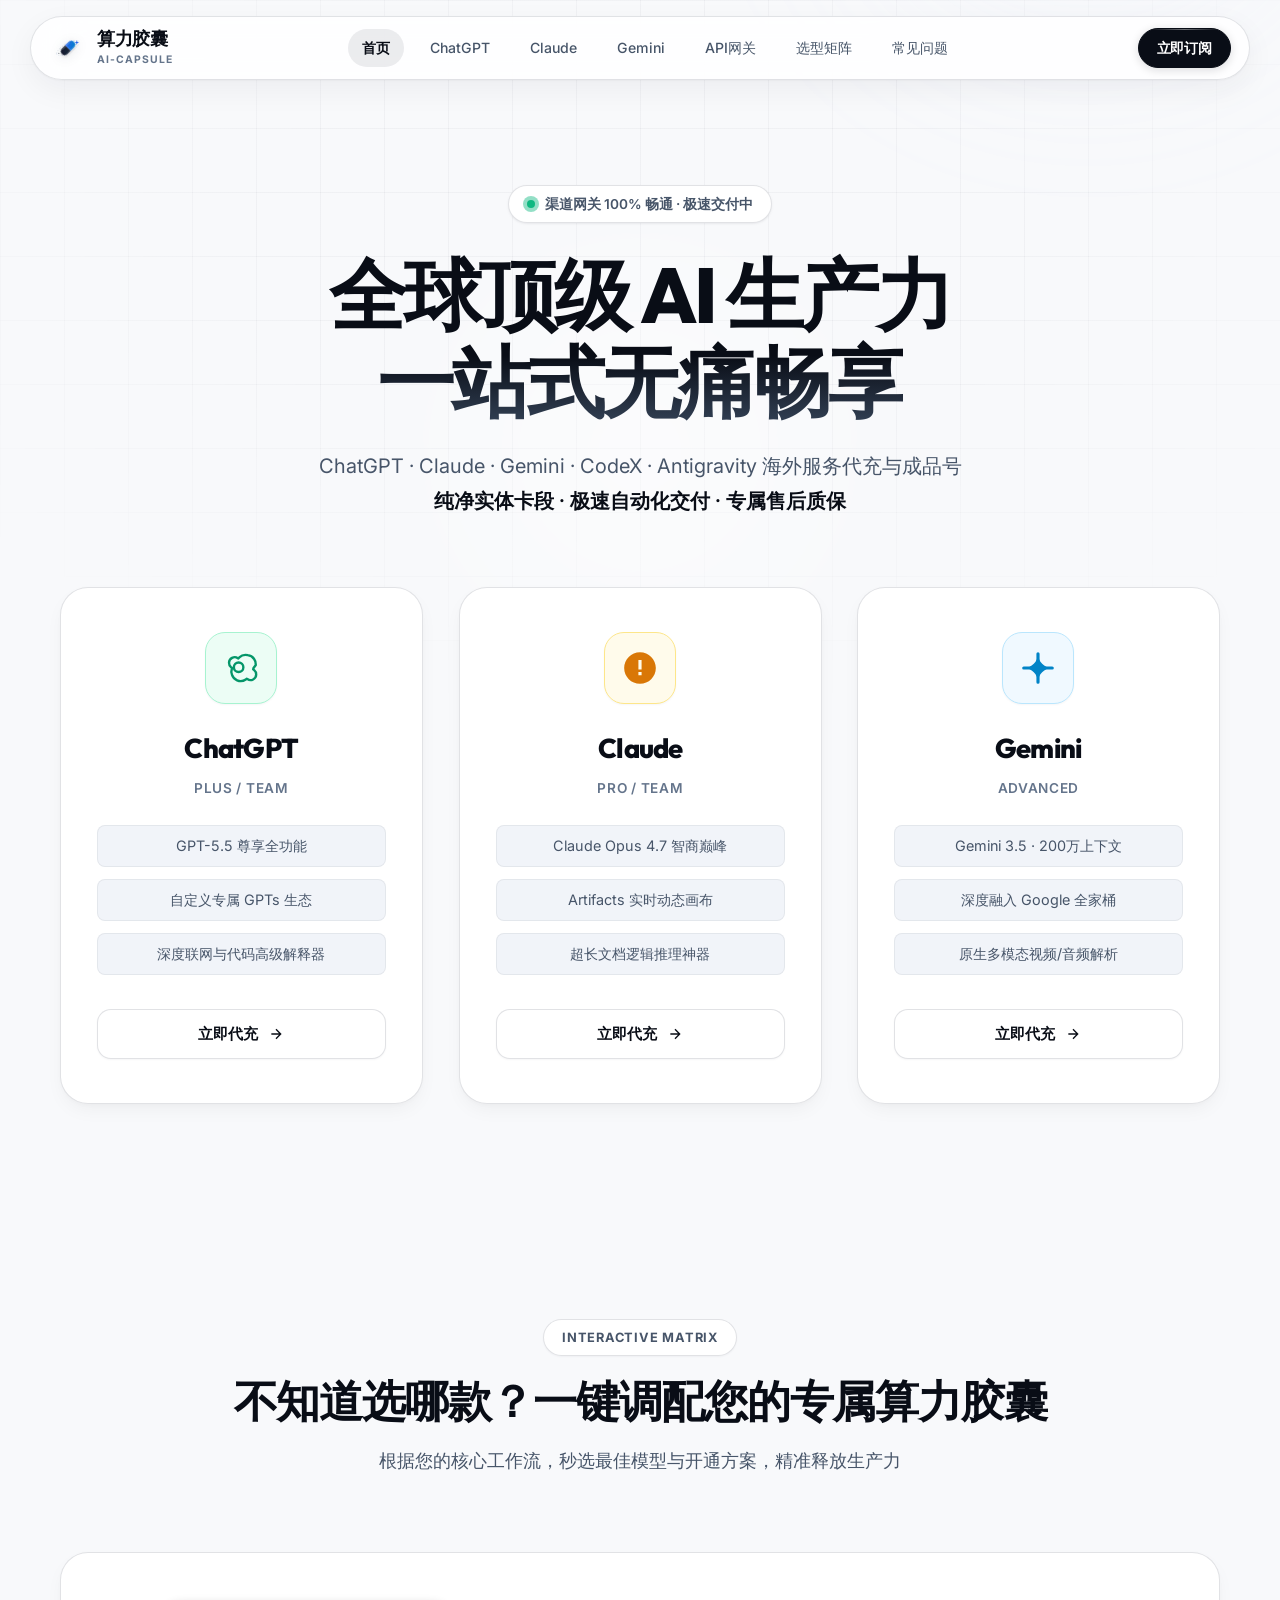
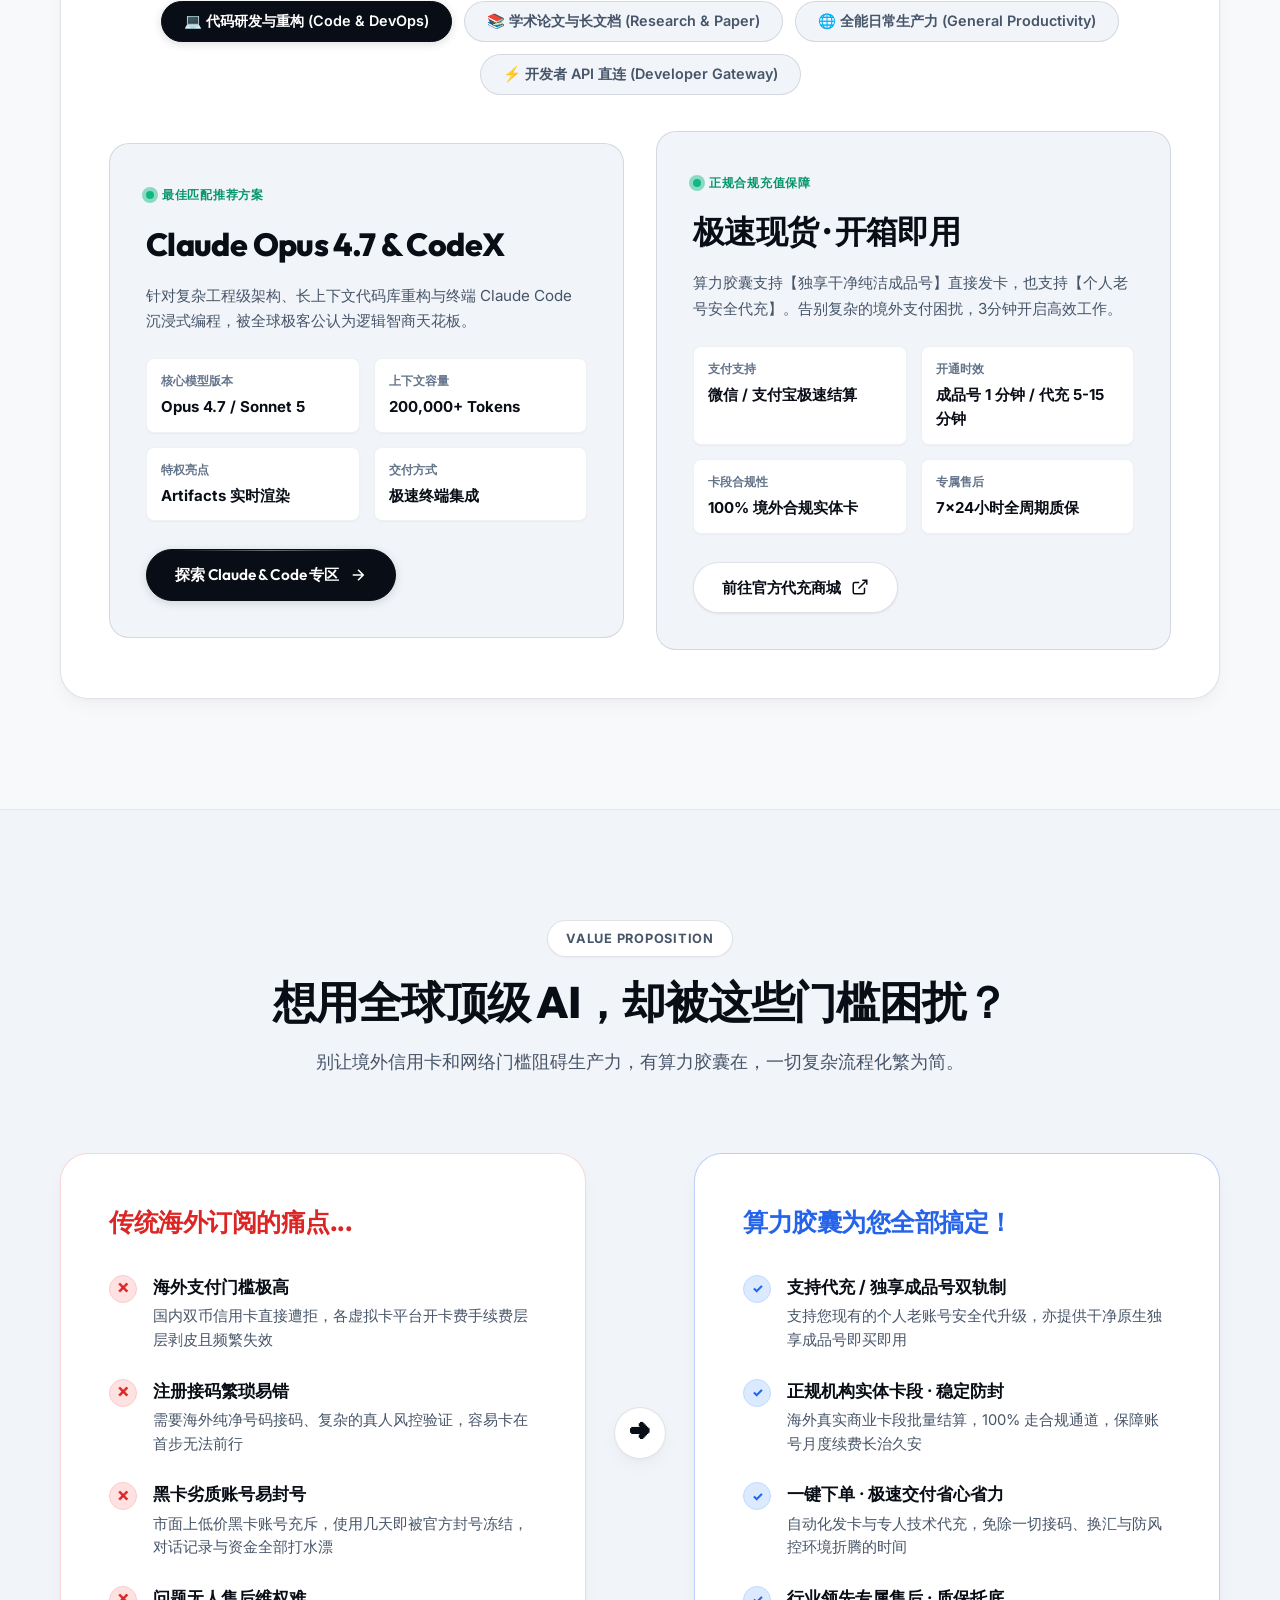
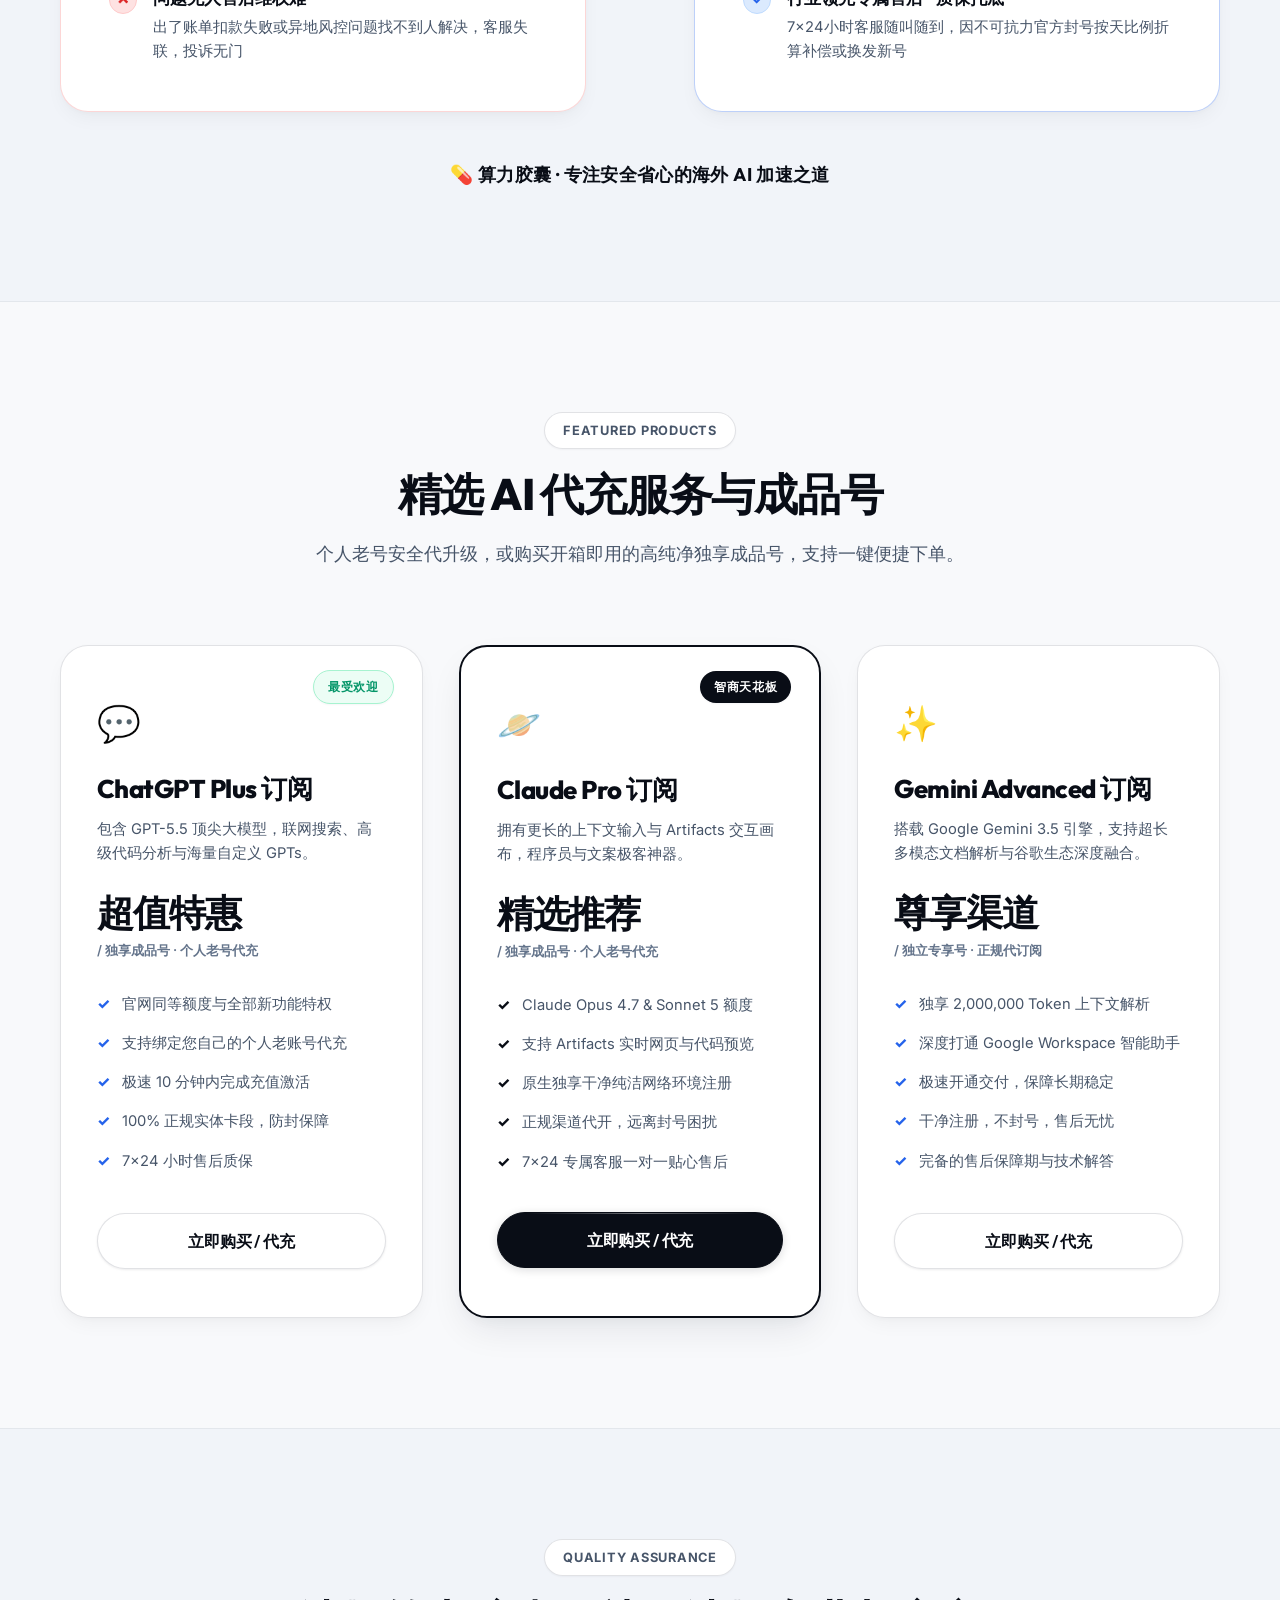
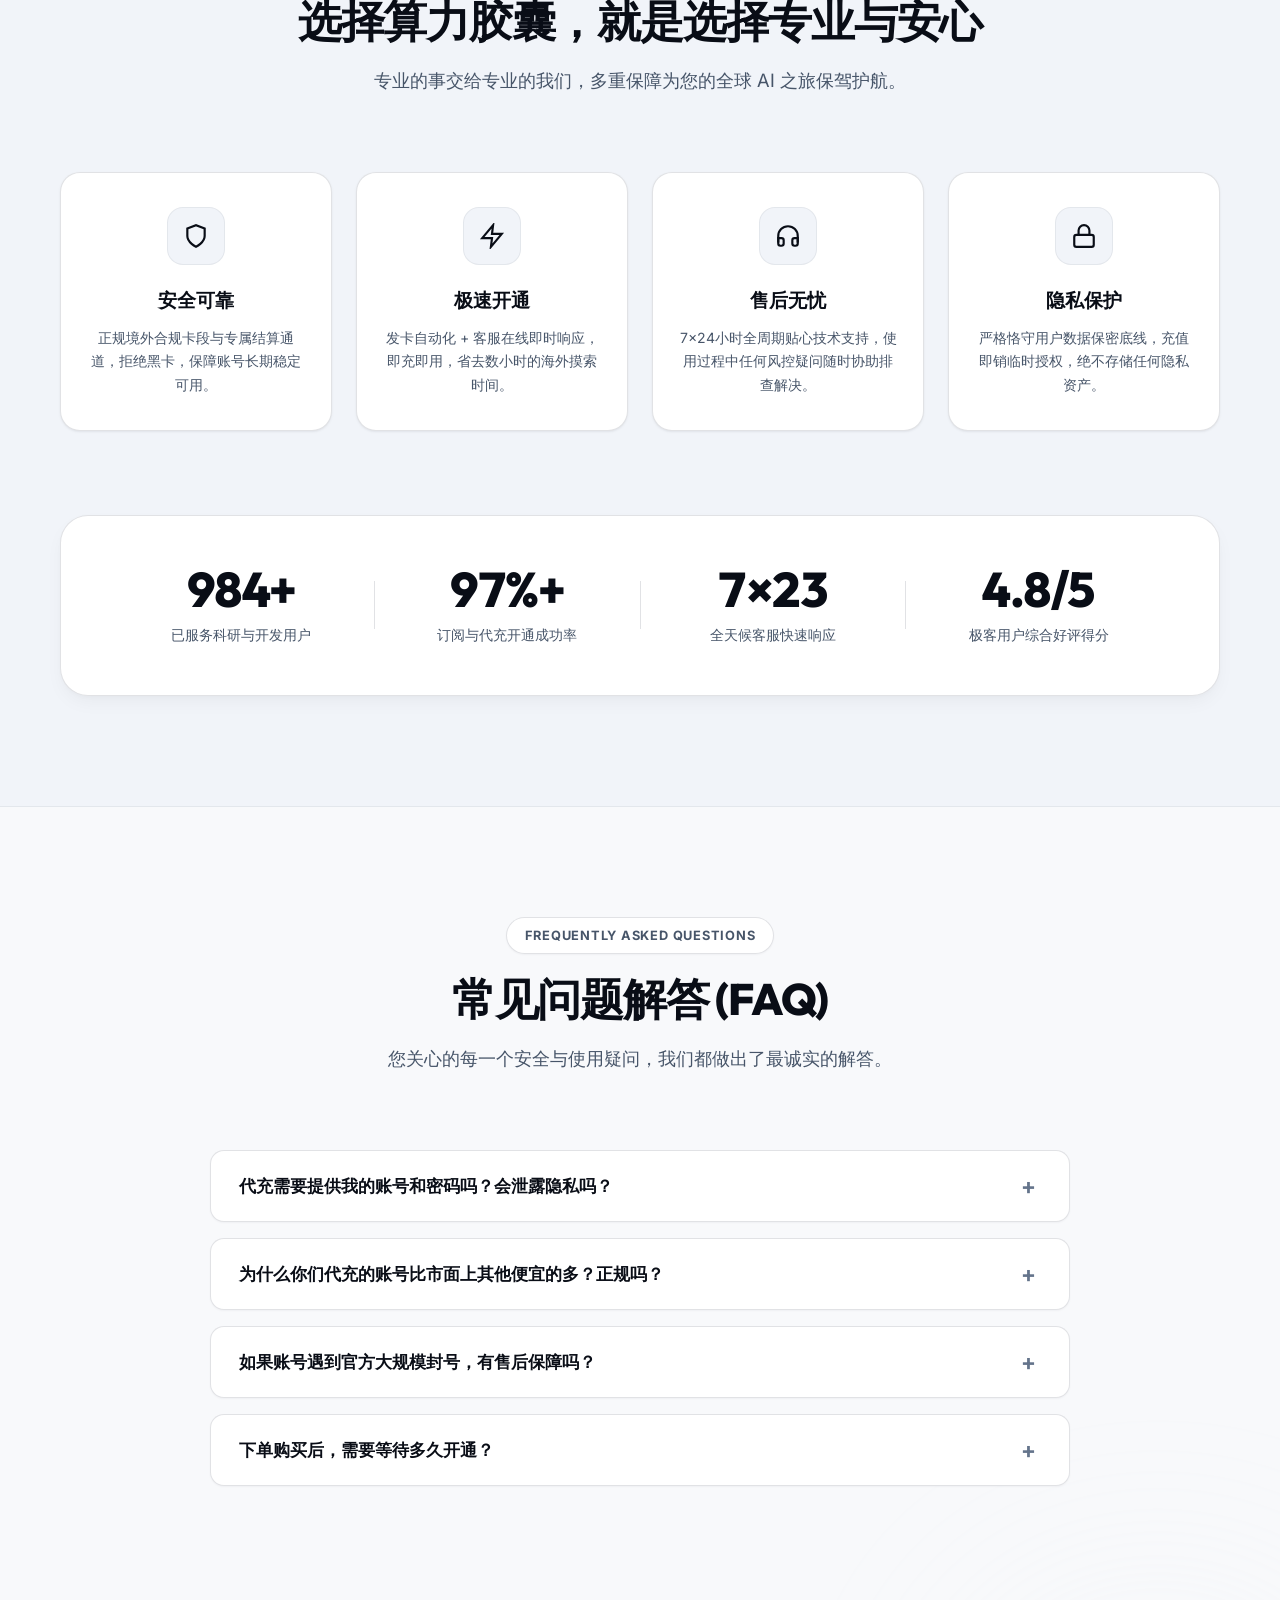
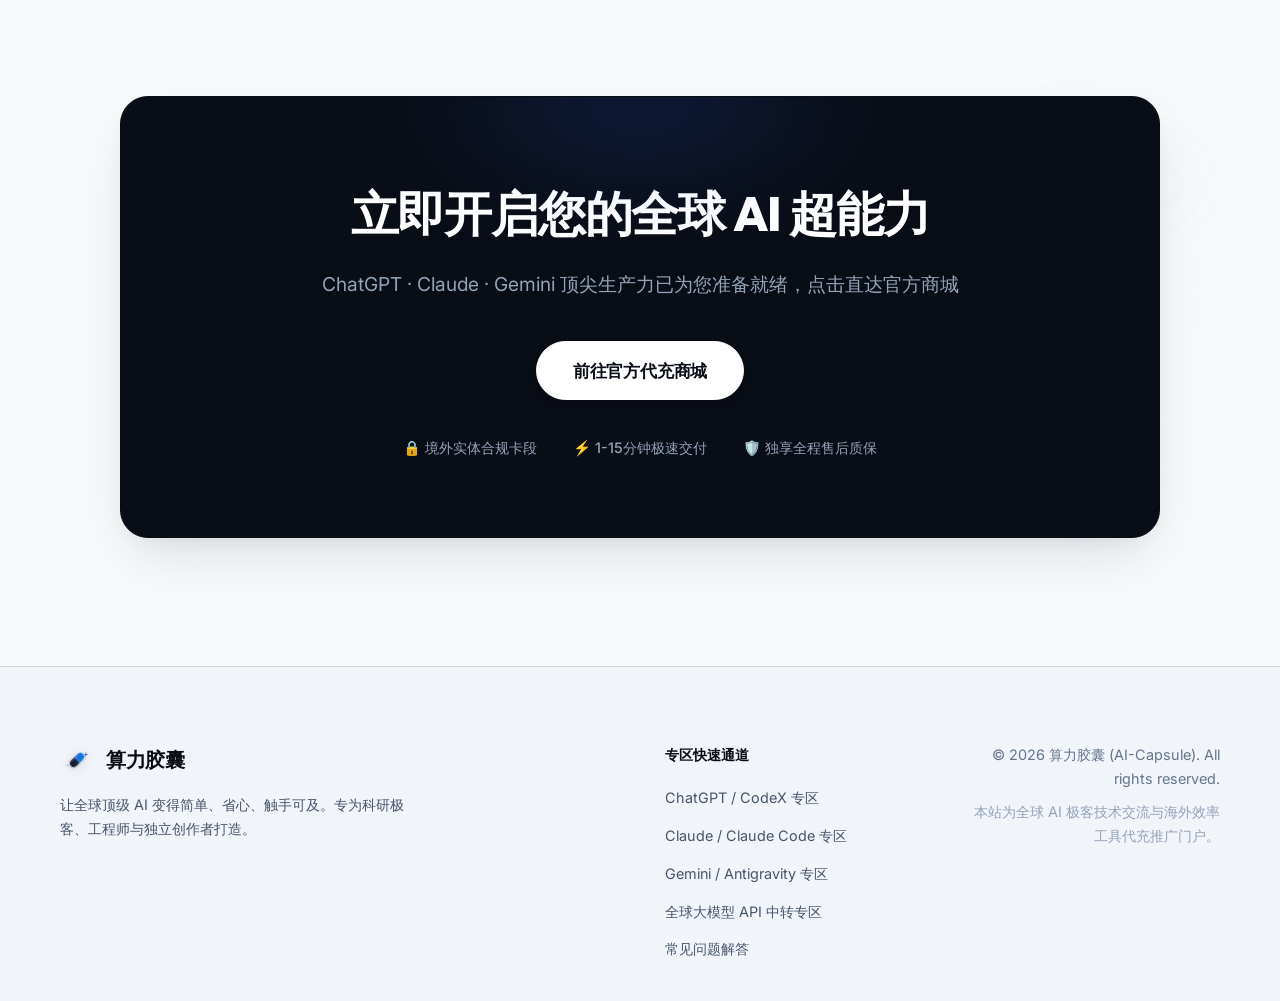
<file: index.html>
<!DOCTYPE html>
<html lang="zh-CN">
<head>
  <meta charset="UTF-8">
  <meta name="viewport" content="width=device-width, initial-scale=1.0">
  <title>算力胶囊 - 全球顶级 AI 一站式代充与订阅服务 | Claude 购买、ChatGPT Plus 代充、Gemini Advanced、CodeX 购买、Antigravity 账号购买</title>
  <meta name="description" content="算力胶囊致力于为国内用户提供稳定、安全、省心的海外 AI 账号代充与成品号订阅服务。支持 Claude 购买、ChatGPT Plus 代充、Gemini Advanced 订阅，以及 CodeX 购买与 Antigravity 账号购买，正规合规卡段，极速交付。">
  <meta name="keywords" content="算力胶囊, Claude 购买, CodeX 购买, Antigravity 账号购买, ChatGPT Plus代充, Gemini Advanced, AI代充, OpenAI成品号, 独享账号">
  <link rel="canonical" href="https://ai.gongsi.one/">
  <meta name="google-site-verification" content="40HwvsbIyEmHrTgO-IqGjqttk_hPKlVkcfGM-utHeZg" />
  
  <!-- Open Graph / Facebook -->
  <meta property="og:type" content="website">
  <meta property="og:url" content="https://ai.gongsi.one/">
  <meta property="og:title" content="算力胶囊 - 全球顶级 AI 一站式代充与订阅服务 | Claude 购买、ChatGPT Plus 代充、Gemini Advanced">
  <meta property="og:description" content="算力胶囊致力于为国内用户提供稳定、安全、省心的海外 AI 账号代充与成品号订阅服务。支持 Claude 购买、ChatGPT Plus 代充、Gemini Advanced 订阅，以及 CodeX 购买与 Antigravity 账号购买，正规合规卡段，极速交付。">
  <meta property="og:image" content="https://ai.gongsi.one/images/logo.svg">

  <!-- Twitter -->
  <meta property="twitter:card" content="summary_large_image">
  <meta property="twitter:url" content="https://ai.gongsi.one/">
  <meta property="twitter:title" content="算力胶囊 - 全球顶级 AI 一站式代充与订阅服务 | Claude 购买、ChatGPT Plus 代充、Gemini Advanced">
  <meta property="twitter:description" content="算力胶囊致力于为国内用户提供稳定、安全、省心的海外 AI 账号代充与成品号订阅服务。支持 Claude 购买、ChatGPT Plus 代充、Gemini Advanced 订阅，以及 CodeX 购买与 Antigravity 账号购买，正规合规卡段，极速交付。">
  <meta property="twitter:image" content="https://ai.gongsi.one/images/logo.svg">

  <!-- JSON-LD 结构化数据 -->
  <script type="application/ld+json">
  {
    "@context": "https://schema.org",
    "@type": "WebSite",
    "name": "算力胶囊",
    "url": "https://ai.gongsi.one/",
    "potentialAction": {
      "@type": "SearchAction",
      "target": "https://ai.gongsi.one/?q={search_term_string}",
      "query-input": "required name=search_term_string"
    }
  }
  </script>
  <script type="application/ld+json">
  {
    "@context": "https://schema.org",
    "@type": "FAQPage",
    "mainEntity": [
      {
        "@type": "Question",
        "name": "代充需要提供我的账号和密码吗？会泄露隐私吗？",
        "acceptedAnswer": {
          "@type": "Answer",
          "text": "我们提供两种灵活方式：一是直接为您提供开箱即用、独享干净的【成品号】；二是在您的【旧号代充】中，我们采用正规礼品卡或临时授权方式，在极速开通后您可以立刻修改密码。我们严格恪守隐私准则，决不保存或查看您的任何敏感数据。"
        }
      },
      {
        "@type": "Question",
        "name": "为什么你们代充的账号比市面上其他便宜的多？正规吗？",
        "acceptedAnswer": {
          "@type": "Answer",
          "text": "因为我们拥有稳定的海外渠道，以及批量采买境外机构实体虚拟信用卡的合作资源，绕过了中间中转商。我们的渠道 100% 走正规美元结算通道，非盗刷黑卡，所以在保障合规安全的同时，能将价格压至最底，反馈给国内的 AI 使用者。"
        }
      },
      {
        "@type": "Question",
        "name": "如果账号遇到官方大规模封号，有售后保障吗？",
        "acceptedAnswer": {
          "@type": "Answer",
          "text": "算力胶囊提供行业领先的专属售后。因官方不可抗力的环境检测（如国内敏感节点登录）导致异常封号，我们承诺在质保期内，按照剩余天数比例折算退款，或为您优惠换发新号。专业的售后是我们的口碑之选，绝对对每一单负责到底。"
        }
      },
      {
        "@type": "Question",
        "name": "下单购买后，需要等待多久开通？",
        "acceptedAnswer": {
          "@type": "Answer",
          "text": "在客服在线时间段内，成品号通常下单后 1 分钟内自动发卡；个人旧号充值升级服务通常在 5 至 15 分钟内极速为您开通完毕。即充即用，无需漫长等待，立即释放您的顶级 AI 生产力。"
        }
      }
    ]
  }
  </script>
  
  <!-- Google Fonts -->
  <link rel="preconnect" href="https://fonts.googleapis.com">
  <link rel="preconnect" href="https://fonts.gstatic.com" crossorigin>
  <link href="https://fonts.googleapis.com/css2?family=Inter:wght@300;400;500;600;700;800&family=Outfit:wght@400;500;600;700;800;900&display=swap" rel="stylesheet">
  
  <!-- CSS 样式引入 -->
  <link rel="preload" href="css/style.css" as="style">
  <link rel="stylesheet" href="css/style.css">
  
  <!-- Favicon -->
  <link rel="icon" href="images/logo.svg" type="image/svg+xml">
</head>
<body>

  <!-- 几何网格极客背景与流光光晕 -->
  <div class="cyber-grid-overlay"></div>
  <div class="bg-glow bg-glow-1"></div>
  <div class="bg-glow bg-glow-2"></div>
  <div class="bg-glow bg-glow-3"></div>

  <!-- 顶部导航栏 (悬浮灵动胶囊导航) -->
  <header class="header">
    <div class="header-container">
      <a href="index.html" class="logo">
        <img src="images/logo.svg" alt="算力胶囊 Logo" class="logo-img">
        <div class="logo-text">
          <span class="logo-title">算力胶囊</span>
          <span class="logo-subtitle">AI-CAPSULE</span>
        </div>
      </a>
      <nav class="nav-menu">
        <a href="index.html#hero" class="nav-link active">首页</a>
        <a href="chatgpt-codex.html" class="nav-link">ChatGPT</a>
        <a href="claude-claudecode.html" class="nav-link">Claude</a>
        <a href="gemini-antigravity.html" class="nav-link">Gemini</a>
        <a href="api-relay.html" class="nav-link">API网关</a>
        <a href="index.html#matrix" class="nav-link">选型矩阵</a>
        <a href="index.html#faq" class="nav-link">常见问题</a>
      </nav>
      <div class="header-actions">
        <a href="https://pay.ldxp.cn/shop/CapAI" target="_blank" rel="noopener noreferrer" class="btn btn-primary btn-sm btn-glow-border" title="前往算力胶囊官方店铺订阅 AI 服务">
          <span>立即订阅</span>
        </a>
      </div>
      <!-- 移动端菜单按钮 -->
      <button class="mobile-nav-toggle" aria-label="Toggle menu">
        <span class="bar"></span>
        <span class="bar"></span>
        <span class="bar"></span>
      </button>
    </div>
  </header>

  <!-- Hero 首屏区域 -->
  <section id="hero" class="hero-section">
    <div class="container hero-container">
      <div class="hero-content animate-fade-in">
        <!-- 实时在线脉冲状态徽标 -->
        <div class="badge-capsule">
          <span class="beacon-dot"></span>
          <span>渠道网关 100% 畅通 · 极速交付中</span>
        </div>
        <h1 class="hero-title">
          全球顶级 AI 生产力<br>
          <span class="gradient-text">一站式无痛畅享</span>
        </h1>
        <p class="hero-desc">
          ChatGPT · Claude · Gemini · CodeX · Antigravity 海外服务代充与成品号<br>
          <strong>纯净实体卡段 · 极速自动化交付 · 专属售后质保</strong>
        </p>
      </div>

      <!-- 三大 AI 模型展示卡片 (3D 悬浮视差与探照灯反射) -->
      <div class="hero-cards-grid">
        <!-- ChatGPT 卡片 -->
        <div class="model-card card-chatgpt" data-tilt>
          <div class="card-glow"></div>
          <div class="card-content">
            <div class="model-logo-wrapper">
              <svg class="model-logo" viewBox="0 0 24 24" fill="none" xmlns="http://www.w3.org/2000/svg">
                <path d="M21.36 10.1a5.62 5.62 0 0 0-1.07-3.8 5.6 5.6 0 0 0-4.04-2.4 5.72 5.72 0 0 0-5.32 1.45L10.3 6l-.28-.16a3.52 3.52 0 0 0-3.66-.23 3.55 3.55 0 0 0-1.92 3.1 3.52 3.52 0 0 0 1.25 2.76l.66.49-.12.44a5.61 5.61 0 0 0 .1 3.96 5.6 5.6 0 0 0 3.18 3.4 5.72 5.72 0 0 0 5.51-.55l.62-.42.36.2a3.52 3.52 0 0 0 3.66.24 3.55 3.55 0 0 0 1.93-3.1 3.52 3.52 0 0 0-1.25-2.76l-.66-.49.12-.44c.05-.14.1-.28.12-.42z" stroke="currentColor" stroke-width="1.5" stroke-linecap="round" stroke-linejoin="round"/>
                <path d="M7.5 11.5a3 3 0 1 1 6 0 3 3 0 0 1-6 0z" stroke="currentColor" stroke-width="1.5"/>
              </svg>
            </div>
            <h3 class="model-name">ChatGPT</h3>
            <p class="model-tier">Plus / Team</p>
            <div class="model-features">
              <span>GPT-5.5 尊享全功能</span>
              <span>自定义专属 GPTs 生态</span>
              <span>深度联网与代码高级解释器</span>
            </div>
            <a href="https://pay.ldxp.cn/shop/CapAI" target="_blank" rel="noopener noreferrer" class="model-btn" title="立即代充 ChatGPT Plus / Team">
              <span>立即代充</span>
              <svg class="arrow-icon" viewBox="0 0 24 24" fill="none" stroke="currentColor" stroke-width="2">
                <path d="M5 12h14M12 5l7 7-7 7"/>
              </svg>
            </a>
          </div>
        </div>

        <!-- Claude 卡片 -->
        <div class="model-card card-claude" data-tilt>
          <div class="card-glow"></div>
          <div class="card-content">
            <div class="model-logo-wrapper">
              <svg class="model-logo" viewBox="0 0 24 24" fill="currentColor" xmlns="http://www.w3.org/2000/svg">
                <path d="M12 2C6.48 2 2 6.48 2 12s4.48 10 10 10 10-4.48 10-10S17.52 2 12 2zm1 14.5h-2v-2h2v2zm0-3.5h-2V7h2v6z"/>
              </svg>
            </div>
            <h3 class="model-name">Claude</h3>
            <p class="model-tier">Pro / Team</p>
            <div class="model-features">
              <span>Claude Opus 4.7 智商巅峰</span>
              <span>Artifacts 实时动态画布</span>
              <span>超长文档逻辑推理神器</span>
            </div>
            <a href="https://pay.ldxp.cn/shop/CapAI" target="_blank" rel="noopener noreferrer" class="model-btn" title="立即代充 Claude Pro / Team">
              <span>立即代充</span>
              <svg class="arrow-icon" viewBox="0 0 24 24" fill="none" stroke="currentColor" stroke-width="2">
                <path d="M5 12h14M12 5l7 7-7 7"/>
              </svg>
            </a>
          </div>
        </div>

        <!-- Gemini 卡片 -->
        <div class="model-card card-gemini" data-tilt>
          <div class="card-glow"></div>
          <div class="card-content">
            <div class="model-logo-wrapper">
              <svg class="model-logo" viewBox="0 0 24 24" fill="none" xmlns="http://www.w3.org/2000/svg">
                <path d="M12 3v18M3 12h18" stroke="currentColor" stroke-width="2" stroke-linecap="round"/>
                <path d="M12 3c0 4.97-4.03 9-9 9 4.97 0 9 4.03 9 9 0-4.97 4.03-9 9-9-4.97 0-9-4.03-9-9z" fill="currentColor"/>
              </svg>
            </div>
            <h3 class="model-name">Gemini</h3>
            <p class="model-tier">Advanced</p>
            <div class="model-features">
              <span>Gemini 3.5 · 200万上下文</span>
              <span>深度融入 Google 全家桶</span>
              <span>原生多模态视频/音频解析</span>
            </div>
            <a href="https://pay.ldxp.cn/shop/CapAI" target="_blank" rel="noopener noreferrer" class="model-btn" title="立即代充 Gemini Advanced">
              <span>立即代充</span>
              <svg class="arrow-icon" viewBox="0 0 24 24" fill="none" stroke="currentColor" stroke-width="2">
                <path d="M5 12h14M12 5l7 7-7 7"/>
              </svg>
            </a>
          </div>
        </div>
      </div>
    </div>
  </section>

  <!-- 原创互动组件：AI 生产力胶囊矩阵 · 场景选型交互器 -->
  <section id="matrix" class="matrix-section">
    <div class="container">
      <div class="section-header animate-scroll-fade">
        <div class="section-tag">Interactive Matrix</div>
        <h2 class="section-title">不知道选哪款？一键调配您的专属算力胶囊</h2>
        <p class="section-desc">根据您的核心工作流，秒选最佳模型与开通方案，精准释放生产力</p>
      </div>

      <div class="matrix-wrapper animate-scroll-fade">
        <!-- 场景筛选 Chip 按钮 -->
        <div class="matrix-filters">
          <button class="filter-chip active" data-type="code">💻 代码研发与重构 (Code & DevOps)</button>
          <button class="filter-chip" data-type="research">📚 学术论文与长文档 (Research & Paper)</button>
          <button class="filter-chip" data-type="general">🌐 全能日常生产力 (General Productivity)</button>
          <button class="filter-chip" data-type="api">⚡ 开发者 API 直连 (Developer Gateway)</button>
        </div>

        <div class="matrix-display">
          <!-- 左侧预览展示卡 -->
          <div class="matrix-preview-card">
            <div class="matrix-badge-live">
              <span class="beacon-dot"></span>
              <span>最佳匹配推荐方案</span>
            </div>
            <h3 class="matrix-model-title" id="matrix-title">Claude Opus 4.7 & CodeX</h3>
            <p class="matrix-model-desc" id="matrix-desc">针对复杂工程级架构、长上下文代码库重构与终端 Claude Code 沉浸式编程，被全球极客公认为逻辑智商天花板。</p>
            
            <div class="matrix-specs-grid">
              <div class="matrix-spec-item">
                <div class="matrix-spec-label">核心模型版本</div>
                <div class="matrix-spec-val" id="matrix-p1">Opus 4.7 / Sonnet 5</div>
              </div>
              <div class="matrix-spec-item">
                <div class="matrix-spec-label">上下文容量</div>
                <div class="matrix-spec-val" id="matrix-p2">200,000+ Tokens</div>
              </div>
              <div class="matrix-spec-item">
                <div class="matrix-spec-label">特权亮点</div>
                <div class="matrix-spec-val" id="matrix-p3">Artifacts 实时渲染</div>
              </div>
              <div class="matrix-spec-item">
                <div class="matrix-spec-label">交付方式</div>
                <div class="matrix-spec-val" id="matrix-p4">极速终端集成</div>
              </div>
            </div>

            <a href="claude-claudecode.html" id="matrix-btn" class="btn btn-primary btn-md">
              <span>探索 Claude & Code 专区</span>
              <svg width="18" height="18" viewBox="0 0 24 24" fill="none" stroke="currentColor" stroke-width="2">
                <path d="M5 12h14M12 5l7 7-7 7"/>
              </svg>
            </a>
          </div>

          <!-- 右侧直达商城卡片 -->
          <div class="matrix-preview-card">
            <div class="matrix-badge-live">
              <span class="beacon-dot"></span>
              <span>正规合规充值保障</span>
            </div>
            <h3 class="matrix-model-title">极速现货 · 开箱即用</h3>
            <p class="matrix-model-desc">算力胶囊支持【独享干净纯洁成品号】直接发卡，也支持【个人老号安全代充】。告别复杂的境外支付困扰，3分钟开启高效工作。</p>
            
            <div class="matrix-specs-grid">
              <div class="matrix-spec-item">
                <div class="matrix-spec-label">支付支持</div>
                <div class="matrix-spec-val">微信 / 支付宝极速结算</div>
              </div>
              <div class="matrix-spec-item">
                <div class="matrix-spec-label">开通时效</div>
                <div class="matrix-spec-val">成品号 1 分钟 / 代充 5-15 分钟</div>
              </div>
              <div class="matrix-spec-item">
                <div class="matrix-spec-label">卡段合规性</div>
                <div class="matrix-spec-val">100% 境外合规实体卡</div>
              </div>
              <div class="matrix-spec-item">
                <div class="matrix-spec-label">专属售后</div>
                <div class="matrix-spec-val">7x24小时全周期质保</div>
              </div>
            </div>

            <a href="https://pay.ldxp.cn/shop/CapAI" target="_blank" rel="noopener noreferrer" class="btn btn-secondary btn-md">
              <span>前往官方代充商城</span>
              <svg width="18" height="18" viewBox="0 0 24 24" fill="none" stroke="currentColor" stroke-width="2">
                <path d="M18 13v6a2 2 0 0 1-2 2H5a2 2 0 0 1-2-2V8a2 2 0 0 1 2-2h6M15 3h6v6M10 14L21 3"/>
              </svg>
            </a>
          </div>
        </div>
      </div>
    </div>
  </section>

  <!-- 痛点与解决方案对比区 -->
  <section id="troubles" class="troubles-section">
    <div class="container">
      <div class="section-header animate-scroll-fade">
        <div class="section-tag">Value Proposition</div>
        <h2 class="section-title">想用全球顶级 AI，却被这些门槛困扰？</h2>
        <p class="section-desc">别让境外信用卡和网络门槛阻碍生产力，有算力胶囊在，一切复杂流程化繁为简。</p>
      </div>

      <div class="contrast-wrapper animate-scroll-fade">
        <!-- 困扰痛点 (左) -->
        <div class="contrast-box painpoints-box">
          <h3 class="contrast-box-title">传统海外订阅的痛点...</h3>
          <ul class="contrast-list">
            <li class="contrast-item">
              <span class="icon-indicator err">✕</span>
              <div class="contrast-text">
                <h4>海外支付门槛极高</h4>
                <p>国内双币信用卡直接遭拒，各虚拟卡平台开卡费手续费层层剥皮且频繁失效</p>
              </div>
            </li>
            <li class="contrast-item">
              <span class="icon-indicator err">✕</span>
              <div class="contrast-text">
                <h4>注册接码繁琐易错</h4>
                <p>需要海外纯净号码接码、复杂的真人风控验证，容易卡在首步无法前行</p>
              </div>
            </li>
            <li class="contrast-item">
              <span class="icon-indicator err">✕</span>
              <div class="contrast-text">
                <h4>黑卡劣质账号易封号</h4>
                <p>市面上低价黑卡账号充斥，使用几天即被官方封号冻结，对话记录与资金全部打水漂</p>
              </div>
            </li>
            <li class="contrast-item">
              <span class="icon-indicator err">✕</span>
              <div class="contrast-text">
                <h4>问题无人售后维权难</h4>
                <p>出了账单扣款失败或异地风控问题找不到人解决，客服失联，投诉无门</p>
              </div>
            </li>
          </ul>
        </div>

        <!-- 对比中间转换能量节点 -->
        <div class="contrast-arrow">
          <div class="arrow-pill">
            <span class="arrow-icon-neon">➜</span>
          </div>
        </div>

        <!-- 算力胶囊解决方案 (右) -->
        <div class="contrast-box solutions-box">
          <h3 class="contrast-box-title">算力胶囊为您全部搞定！</h3>
          <ul class="contrast-list">
            <li class="contrast-item">
              <span class="icon-indicator ok">✓</span>
              <div class="contrast-text">
                <h4>支持代充 / 独享成品号双轨制</h4>
                <p>支持您现有的个人老账号安全代升级，亦提供干净原生独享成品号即买即用</p>
              </div>
            </li>
            <li class="contrast-item">
              <span class="icon-indicator ok">✓</span>
              <div class="contrast-text">
                <h4>正规机构实体卡段 · 稳定防封</h4>
                <p>海外真实商业卡段批量结算，100% 走合规通道，保障账号月度续费长治久安</p>
              </div>
            </li>
            <li class="contrast-item">
              <span class="icon-indicator ok">✓</span>
              <div class="contrast-text">
                <h4>一键下单 · 极速交付省心省力</h4>
                <p>自动化发卡与专人技术代充，免除一切接码、换汇与防风控环境折腾的时间</p>
              </div>
            </li>
            <li class="contrast-item">
              <span class="icon-indicator ok">✓</span>
              <div class="contrast-text">
                <h4>行业领先专属售后 · 质保托底</h4>
                <p>7x24小时客服随叫随到，因不可抗力官方封号按天比例折算补偿或换发新号</p>
              </div>
            </li>
          </ul>
        </div>
      </div>
      
      <div class="troubles-bottom animate-scroll-fade">
        <p class="tagline">💊 算力胶囊 · 专注安全省心的海外 AI 加速之道</p>
      </div>
    </div>
  </section>

  <!-- 特惠订阅直通车区域 -->
  <section id="products" class="products-section">
    <div class="container">
      <div class="section-header animate-scroll-fade">
        <div class="section-tag">Featured Products</div>
        <h2 class="section-title">精选 AI 代充服务与成品号</h2>
        <p class="section-desc">个人老号安全代升级，或购买开箱即用的高纯净独享成品号，支持一键便捷下单。</p>
      </div>

      <div class="pricing-grid animate-scroll-fade">
        <!-- ChatGPT 商品 -->
        <div class="price-card">
          <div class="badge-hot">最受欢迎</div>
          <div class="price-header">
            <span class="price-icon stroke-chatgpt">💬</span>
            <h3>ChatGPT Plus 订阅</h3>
            <p class="price-desc">包含 GPT-5.5 顶尖大模型，联网搜索、高级代码分析与海量自定义 GPTs。</p>
          </div>
          <div class="price-details">
            <span class="price-amount">超值特惠</span>
            <span class="price-period">/ 独享成品号 · 个人老号代充</span>
          </div>
          <ul class="price-features">
            <li><span>✓</span> 官网同等额度与全部新功能特权</li>
            <li><span>✓</span> 支持绑定您自己的个人老账号代充</li>
            <li><span>✓</span> 极速 10 分钟内完成充值激活</li>
            <li><span>✓</span> 100% 正规实体卡段，防封保障</li>
            <li><span>✓</span> 7x24 小时售后质保</li>
          </ul>
          <a href="https://pay.ldxp.cn/shop/CapAI" target="_blank" rel="noopener noreferrer" class="btn btn-secondary btn-full" title="购买 ChatGPT 独享成品号或个人老号代升级">
            <span>立即购买 / 代充</span>
          </a>
        </div>

        <!-- Claude 商品 -->
        <div class="price-card highlight-card">
          <div class="badge-hot">智商天花板</div>
          <div class="price-header">
            <span class="price-icon stroke-claude">🪐</span>
            <h3>Claude Pro 订阅</h3>
            <p class="price-desc">拥有更长的上下文输入与 Artifacts 交互画布，程序员与文案极客神器。</p>
          </div>
          <div class="price-details">
            <span class="price-amount">精选推荐</span>
            <span class="price-period">/ 独享成品号 · 个人老号代充</span>
          </div>
          <ul class="price-features">
            <li><span>✓</span> Claude Opus 4.7 & Sonnet 5 额度</li>
            <li><span>✓</span> 支持 Artifacts 实时网页与代码预览</li>
            <li><span>✓</span> 原生独享干净纯洁网络环境注册</li>
            <li><span>✓</span> 正规渠道代开，远离封号困扰</li>
            <li><span>✓</span> 7x24 专属客服一对一贴心售后</li>
          </ul>
          <a href="https://pay.ldxp.cn/shop/CapAI" target="_blank" rel="noopener noreferrer" class="btn btn-primary btn-full btn-glow" title="购买 Claude Pro 原生防封成品号或个人号代升级">
            <span>立即购买 / 代充</span>
          </a>
        </div>

        <!-- Gemini 商品 -->
        <div class="price-card">
          <div class="price-header">
            <span class="price-icon stroke-gemini">✨</span>
            <h3>Gemini Advanced 订阅</h3>
            <p class="price-desc">搭载 Google Gemini 3.5 引擎，支持超长多模态文档解析与谷歌生态深度融合。</p>
          </div>
          <div class="price-details">
            <span class="price-amount">尊享渠道</span>
            <span class="price-period">/ 独立专享号 · 正规代订阅</span>
          </div>
          <ul class="price-features">
            <li><span>✓</span> 独享 2,000,000 Token 上下文解析</li>
            <li><span>✓</span> 深度打通 Google Workspace 智能助手</li>
            <li><span>✓</span> 极速开通交付，保障长期稳定</li>
            <li><span>✓</span> 干净注册，不封号，售后无忧</li>
            <li><span>✓</span> 完备的售后保障期与技术解答</li>
          </ul>
          <a href="https://pay.ldxp.cn/shop/CapAI" target="_blank" rel="noopener noreferrer" class="btn btn-secondary btn-full" title="购买 Gemini Advanced 专享成品号或老号代升级">
            <span>立即购买 / 代充</span>
          </a>
        </div>
      </div>
    </div>
  </section>

  <!-- 核心保障与数据背书 (Features & Metrics) -->
  <section id="guarantee" class="guarantee-section">
    <div class="container">
      <div class="section-header animate-scroll-fade">
        <div class="section-tag">Quality Assurance</div>
        <h2 class="section-title">选择算力胶囊，就是选择专业与安心</h2>
        <p class="section-desc">专业的事交给专业的我们，多重保障为您的全球 AI 之旅保驾护航。</p>
      </div>

      <div class="guarantee-grid animate-scroll-fade">
        <div class="guarantee-card">
          <div class="guarantee-icon">
            <svg viewBox="0 0 24 24" fill="none" stroke="currentColor" stroke-width="2">
              <path d="M12 22s8-4 8-10V5l-8-3-8 3v7c0 6 8 10 8 10z"/>
            </svg>
          </div>
          <h3>安全可靠</h3>
          <p>正规境外合规卡段与专属结算通道，拒绝黑卡，保障账号长期稳定可用。</p>
        </div>

        <div class="guarantee-card">
          <div class="guarantee-icon">
            <svg viewBox="0 0 24 24" fill="none" stroke="currentColor" stroke-width="2">
              <polygon points="13 2 3 14 12 14 11 22 21 10 12 10 13 2"/>
            </svg>
          </div>
          <h3>极速开通</h3>
          <p>发卡自动化 + 客服在线即时响应，即充即用，省去数小时的海外摸索时间。</p>
        </div>

        <div class="guarantee-card">
          <div class="guarantee-icon">
            <svg viewBox="0 0 24 24" fill="none" stroke="currentColor" stroke-width="2">
              <path d="M3 18v-6a9 9 0 0 1 18 0v6"/>
              <path d="M21 19a2 2 0 0 1-2 2h-1a2 2 0 0 1-2-2v-3a2 2 0 0 1 2-2h3zM3 19a2 2 0 0 0 2 2h1a2 2 0 0 0 2-2v-3a2 2 0 0 0-2-2H3z"/>
            </svg>
          </div>
          <h3>售后无忧</h3>
          <p>7x24小时全周期贴心技术支持，使用过程中任何风控疑问随时协助排查解决。</p>
        </div>

        <div class="guarantee-card">
          <div class="guarantee-icon">
            <svg viewBox="0 0 24 24" fill="none" stroke="currentColor" stroke-width="2">
              <rect x="3" y="11" width="18" height="11" rx="2" ry="2"/>
              <path d="M7 11V7a5 5 0 0 1 10 0v4"/>
            </svg>
          </div>
          <h3>隐私保护</h3>
          <p>严格恪守用户数据保密底线，充值即销临时授权，绝不存储任何隐私资产。</p>
        </div>
      </div>

      <!-- 数据信任背书 -->
      <div class="stats-bar animate-scroll-fade">
        <div class="stat-item">
          <div class="stat-num" data-val="1000">0</div>
          <div class="stat-label">已服务科研与开发用户</div>
        </div>
        <div class="stat-divider"></div>
        <div class="stat-item">
          <div class="stat-num" data-val="99">0</div>
          <div class="stat-label">订阅与代充开通成功率</div>
        </div>
        <div class="stat-divider"></div>
        <div class="stat-item">
          <div class="stat-num" data-val="24">0</div>
          <div class="stat-label">全天候客服快速响应</div>
        </div>
        <div class="stat-divider"></div>
        <div class="stat-item">
          <div class="stat-num" data-val="49">0</div>
          <div class="stat-label">极客用户综合好评得分</div>
        </div>
      </div>
    </div>
  </section>

  <!-- FAQ 常见问题 -->
  <section id="faq" class="faq-section">
    <div class="container">
      <div class="section-header animate-scroll-fade">
        <div class="section-tag">Frequently Asked Questions</div>
        <h2 class="section-title">常见问题解答 (FAQ)</h2>
        <p class="section-desc">您关心的每一个安全与使用疑问，我们都做出了最诚实的解答。</p>
      </div>

      <div class="faq-accordion animate-scroll-fade">
        <div class="faq-item">
          <button class="faq-question">
            <span>代充需要提供我的账号和密码吗？会泄露隐私吗？</span>
            <span class="faq-icon">+</span>
          </button>
          <div class="faq-answer">
            <p>我们提供两种灵活方式：一是直接为您提供开箱即用、独享干净的【成品号】；二是在您的【旧号代充】中，我们采用正规礼品卡或临时授权方式，在极速开通后您可以立刻修改密码。我们严格恪守隐私准则，决不保存或查看您的任何敏感数据。</p>
          </div>
        </div>

        <div class="faq-item">
          <button class="faq-question">
            <span>为什么你们代充的账号比市面上其他便宜的多？正规吗？</span>
            <span class="faq-icon">+</span>
          </button>
          <div class="faq-answer">
            <p>因为我们拥有稳定的海外渠道，以及批量采买境外机构实体虚拟信用卡的合作资源，绕过了中间中转商。我们的渠道 100% 走正规美元结算通道，非盗刷黑卡，所以在保障合规安全的同时，能将价格压至最底，反馈给国内的 AI 使用者。</p>
          </div>
        </div>

        <div class="faq-item">
          <button class="faq-question">
            <span>如果账号遇到官方大规模封号，有售后保障吗？</span>
            <span class="faq-icon">+</span>
          </button>
          <div class="faq-answer">
            <p>算力胶囊提供行业领先的专属售后。因官方不可抗力的环境检测（如国内敏感节点登录）导致异常封号，我们承诺在质保期内，按照剩余天数比例折算退款，或为您优惠换发新号。专业的售后是我们的口碑之选，绝对对每一单负责到底。</p>
          </div>
        </div>

        <div class="faq-item">
          <button class="faq-question">
            <span>下单购买后，需要等待多久开通？</span>
            <span class="faq-icon">+</span>
          </button>
          <div class="faq-answer">
            <p>在客服在线时间段内，成品号通常下单后 1 分钟内自动发卡；个人旧号充值升级服务通常在 5 至 15 分钟内极速为您开通完毕。即充即用，无需漫长等待，立即释放您的顶级 AI 生产力。</p>
          </div>
        </div>
      </div>
    </div>
  </section>

  <!-- CTA 行动召唤区域 -->
  <section class="cta-section">
    <div class="container cta-container animate-scroll-fade">
      <div class="cta-glow"></div>
      <h2 class="cta-title">立即开启您的全球 AI 超能力</h2>
      <p class="cta-desc">ChatGPT · Claude · Gemini 顶尖生产力已为您准备就绪，点击直达官方商城</p>
      <a href="https://pay.ldxp.cn/shop/CapAI" target="_blank" rel="noopener noreferrer" class="btn btn-primary btn-lg btn-glow" title="一键开通 ChatGPT、Claude、Gemini 代充服务">
        <span>前往官方代充商城</span>
      </a>
      <div class="cta-sub">
        <span>🔒 境外实体合规卡段</span>
        <span>⚡ 1-15分钟极速交付</span>
        <span>🛡️ 独享全程售后质保</span>
      </div>
    </div>
  </section>

  <!-- 页脚 -->
  <footer class="footer">
    <div class="container footer-container">
      <div class="footer-brand">
        <a href="index.html" class="logo">
          <img src="images/logo.svg" alt="算力胶囊 Logo" class="logo-img" loading="lazy">
          <span class="logo-title" style="font-size: 1.25rem;">算力胶囊</span>
        </a>
        <p class="footer-moto">让全球顶级 AI 变得简单、省心、触手可及。专为科研极客、工程师与独立创作者打造。</p>
      </div>
      <div class="footer-links">
        <strong style="color: var(--text-primary); margin-bottom: 6px;">专区快速通道</strong>
        <a href="chatgpt-codex.html">ChatGPT / CodeX 专区</a>
        <a href="claude-claudecode.html">Claude / Claude Code 专区</a>
        <a href="gemini-antigravity.html">Gemini / Antigravity 专区</a>
        <a href="api-relay.html">全球大模型 API 中转专区</a>
        <a href="index.html#faq">常见问题解答</a>
      </div>
      <div class="footer-copyright">
        <p>&copy; 2026 算力胶囊 (AI-Capsule). All rights reserved.</p>
        <p style="margin-top: 8px; color: var(--text-dark);">本站为全球 AI 极客技术交流与海外效率工具代充推广门户。</p>
      </div>
    </div>
  </footer>

  <!-- 移动端底部悬浮快捷胶囊 -->
  <div class="mobile-sticky-bar">
    <div class="mobile-sticky-info">
      <span class="beacon-dot"></span>
      <div class="mobile-sticky-text">
        <span class="mobile-sticky-title">算力胶囊 极速交付</span>
        <span class="mobile-sticky-sub">ChatGPT / Claude / Gemini</span>
      </div>
    </div>
    <a href="https://pay.ldxp.cn/shop/CapAI" target="_blank" rel="noopener noreferrer" class="btn btn-primary btn-sm">
      <span>立即开通</span>
    </a>
  </div>

  <!-- 引入动效 JS -->
  <script src="js/main.js"></script>
</body>
</html>
</file>
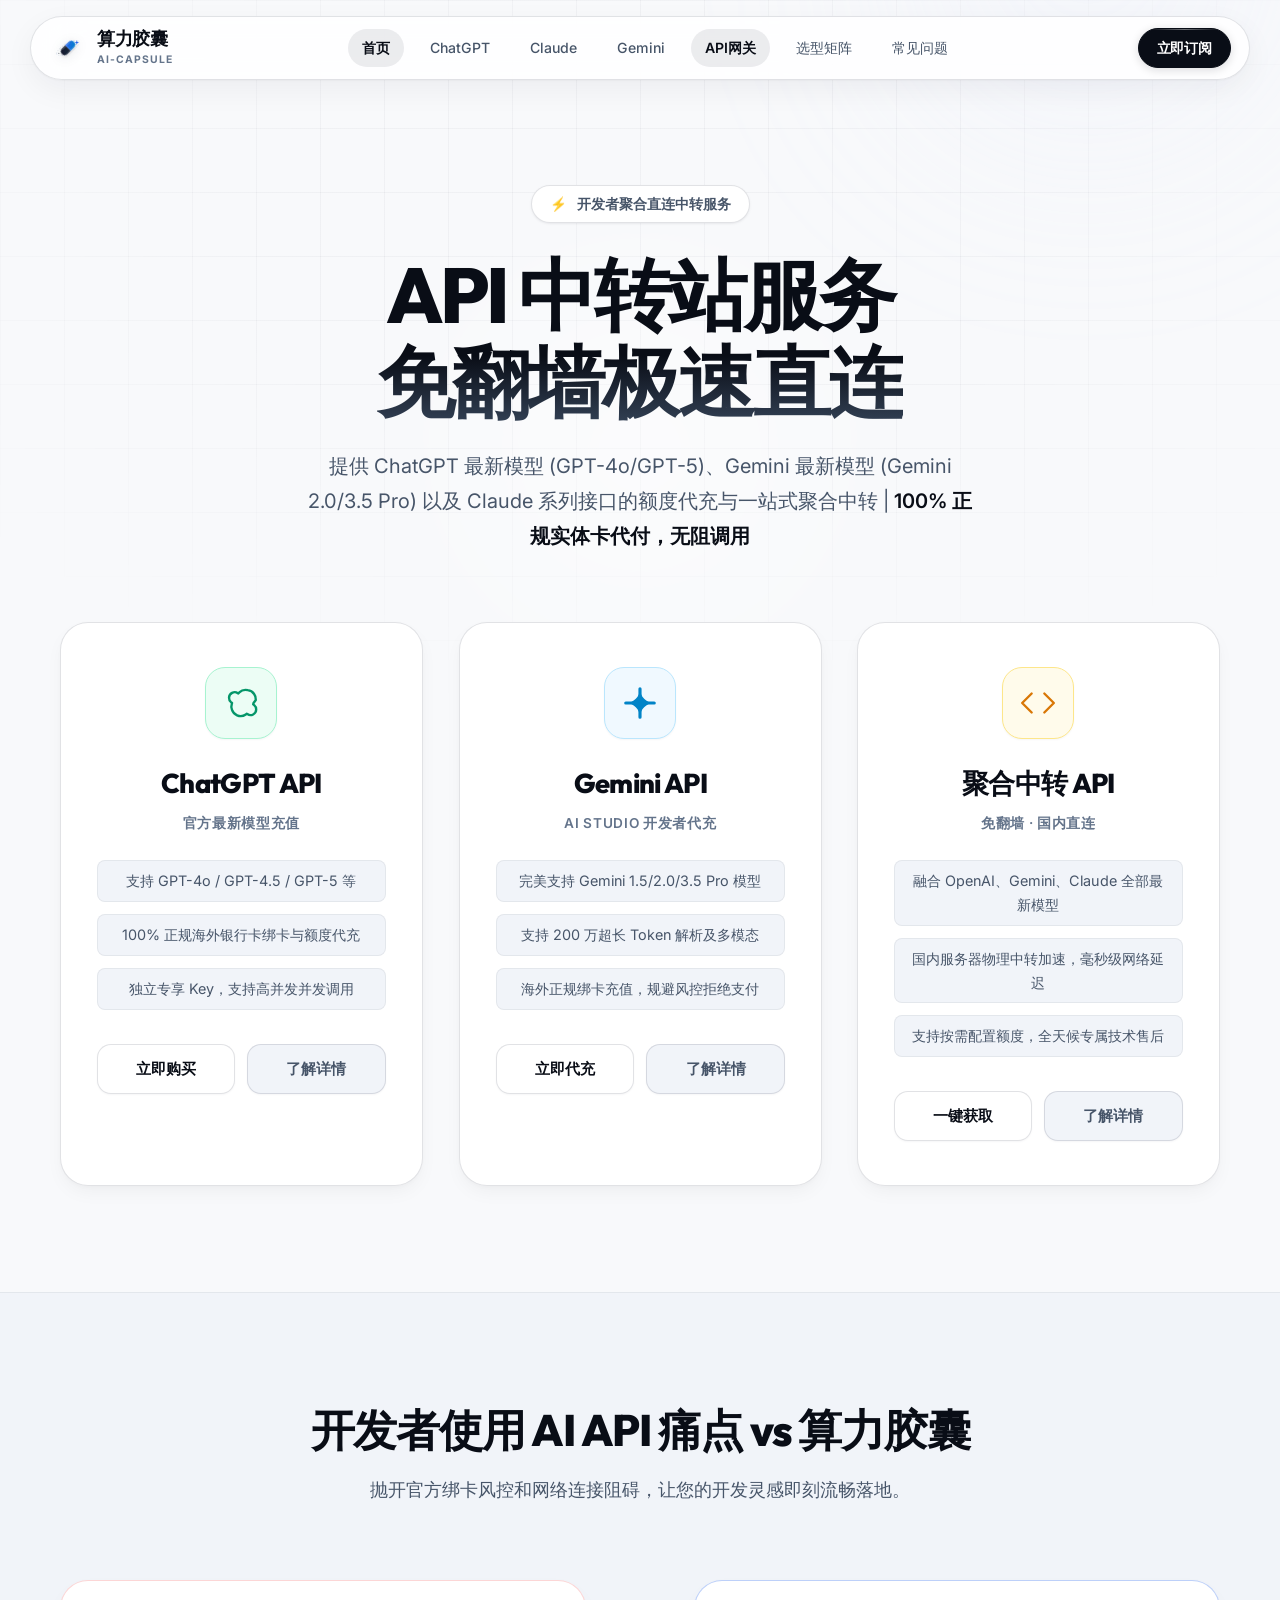
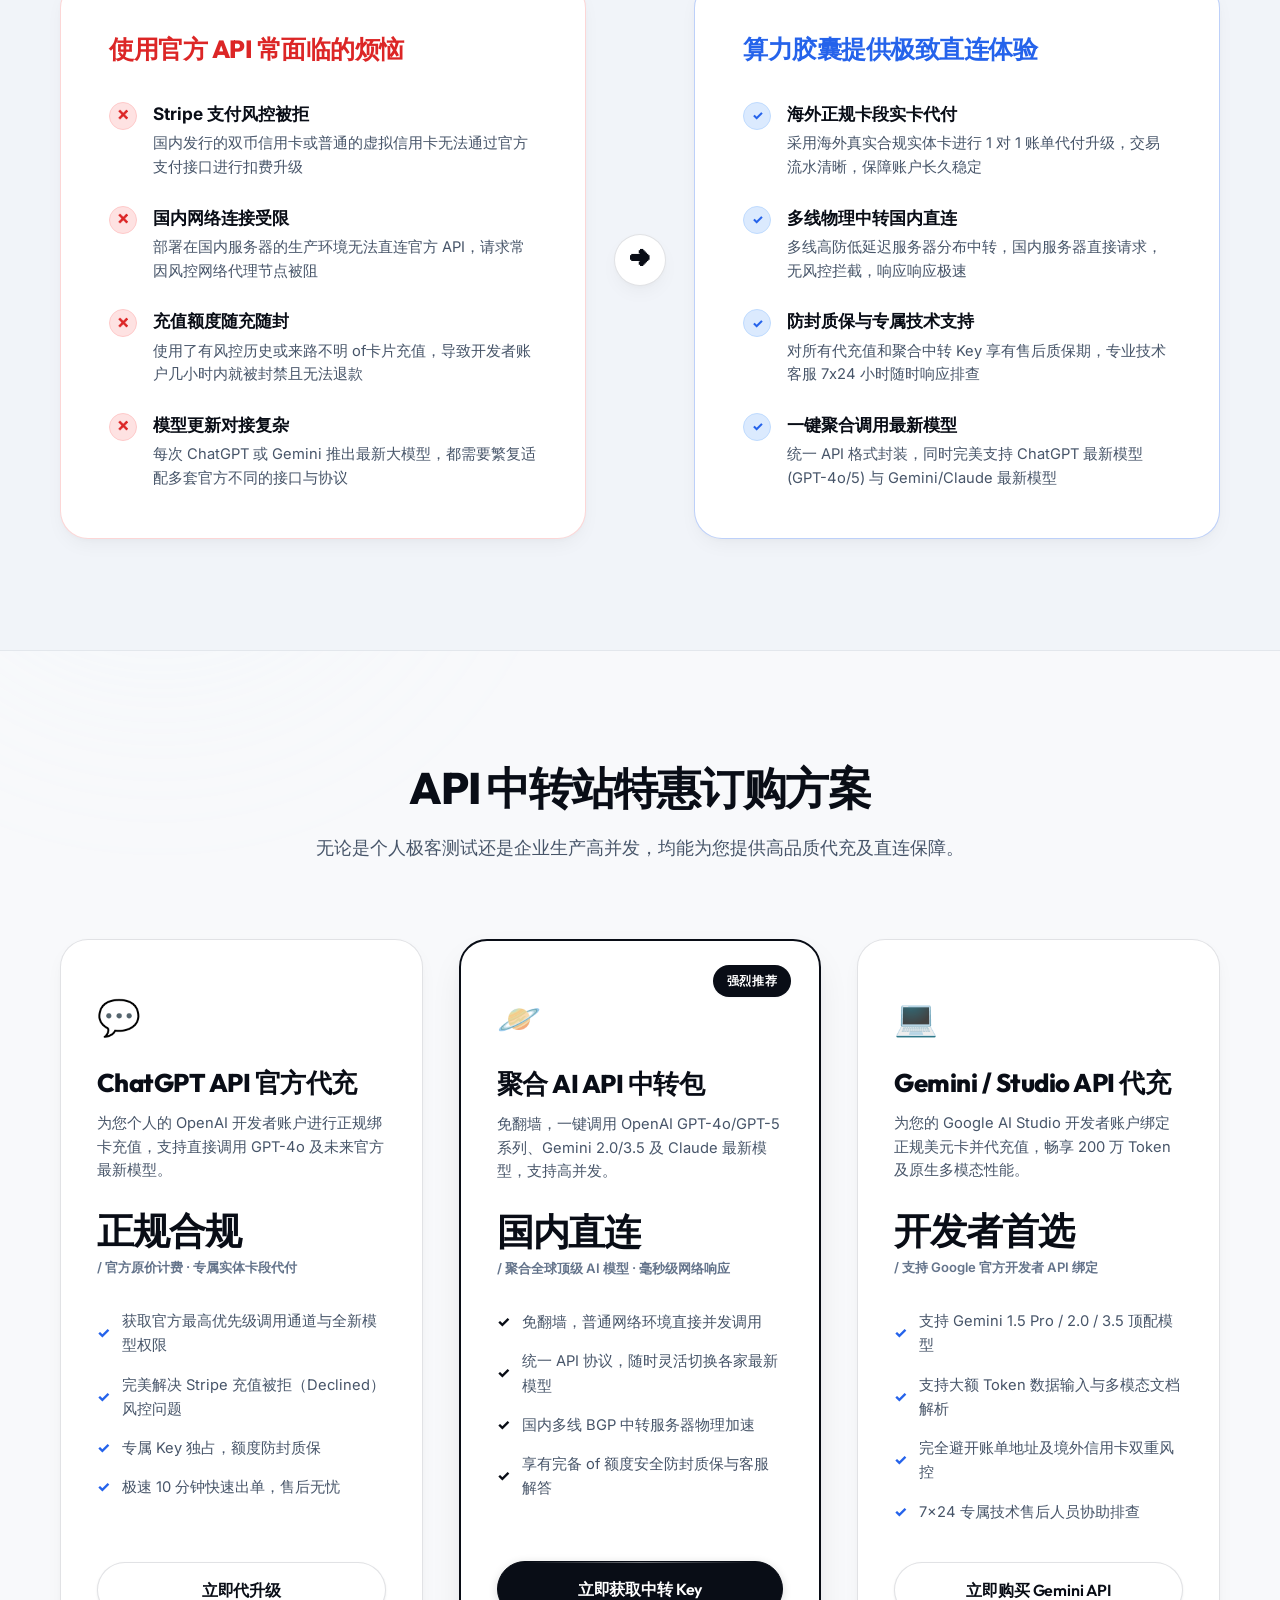
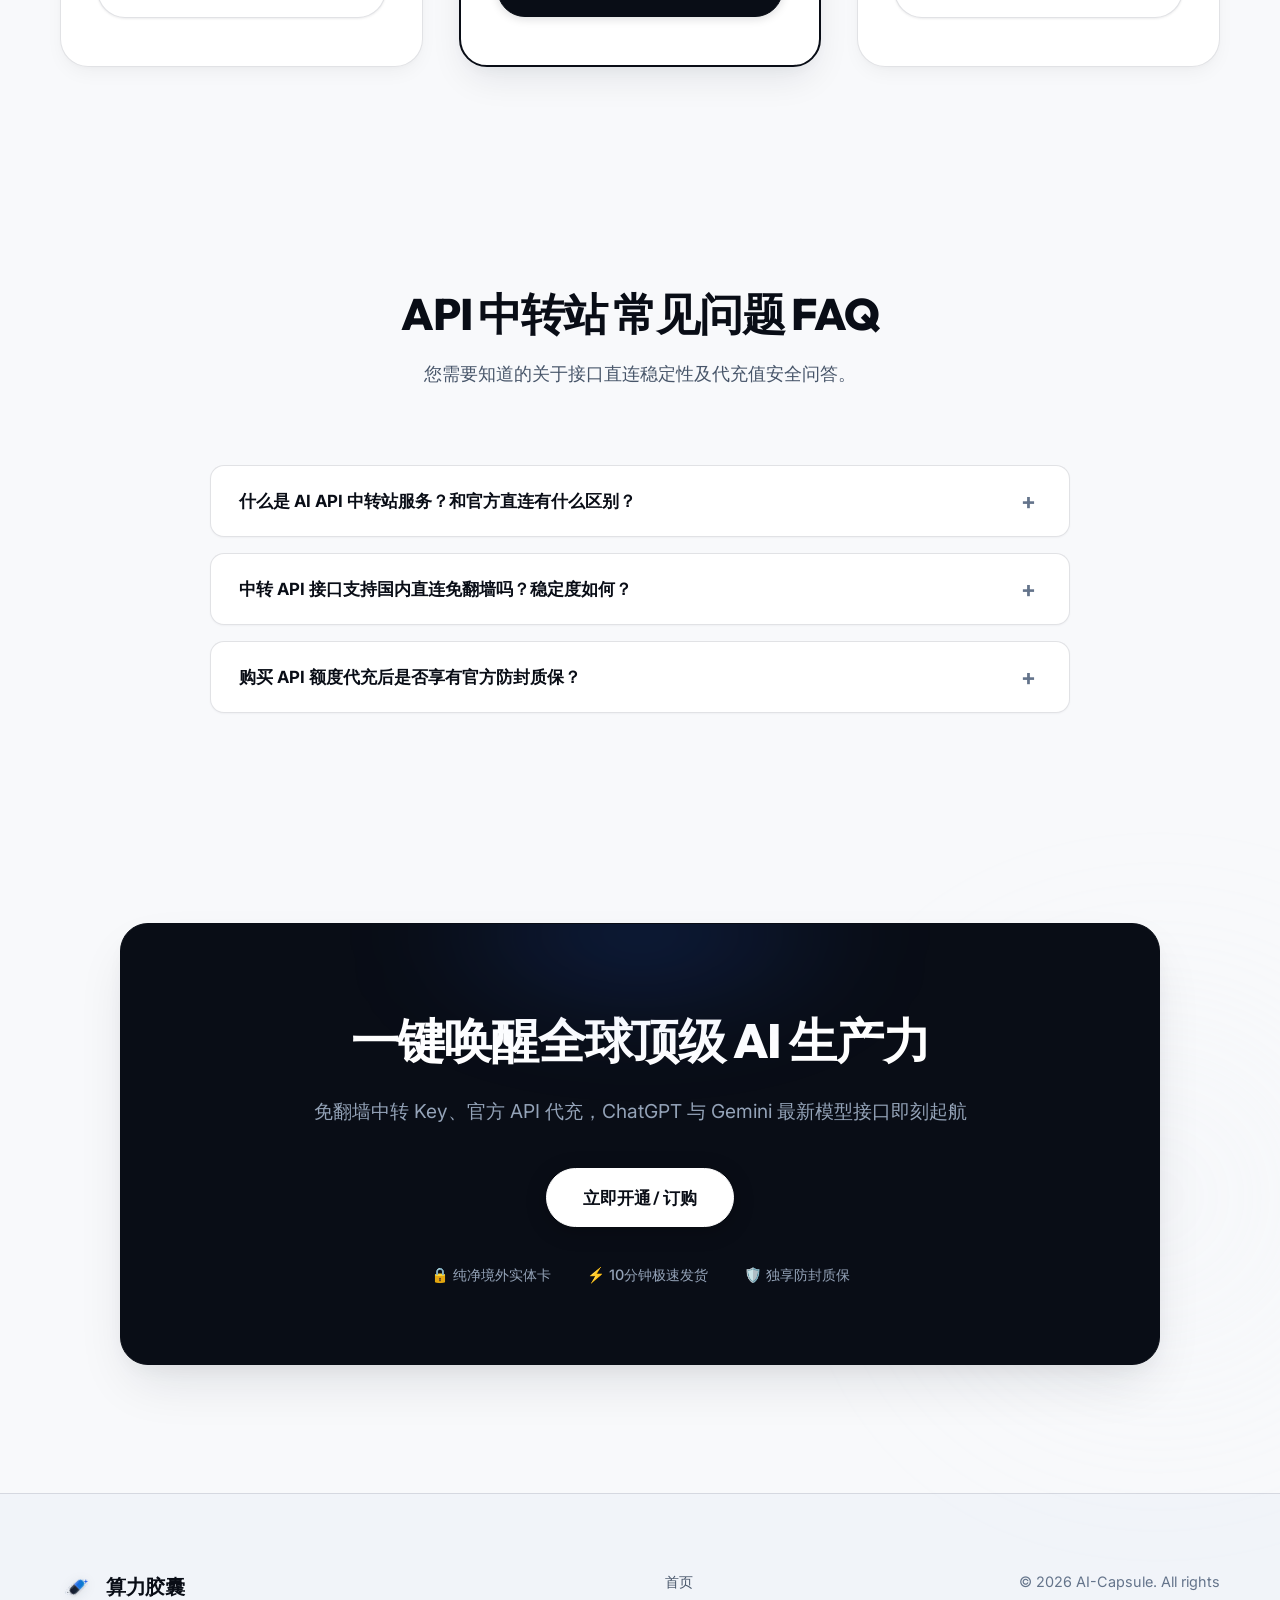
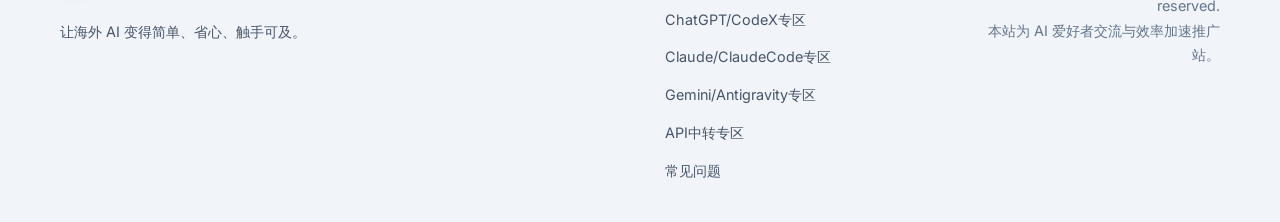
<file: api-relay.html>
<!DOCTYPE html>
<html lang="zh-CN">
<head>
  <meta charset="UTF-8">
  <meta name="viewport" content="width=device-width, initial-scale=1.0">
  <title>API中转站服务 | ChatGPT最新模型与Gemini接口直连代充 - 算力胶囊</title>
  <meta name="description" content="算力胶囊提供安全稳定、免翻墙直连的 AI API 中转服务。支持 ChatGPT 最新模型 (GPT-4o/GPT-5)、Gemini 最新模型 (Gemini 2.0/3.5 Pro) 以及 Claude 系列接口的开发者额度代充值与 Key 购买。">
  <meta name="keywords" content="API中转站, 接口中转, 免翻墙API, 国内直连API, ChatGPT最新模型API, Gemini最新模型API, OpenAI API代充, Key购买, 算力胶囊">
  <link rel="canonical" href="https://ai.gongsi.one/api-relay.html">
  <meta name="google-site-verification" content="40HwvsbIyEmHrTgO-IqGjqttk_hPKlVkcfGM-utHeZg" />
  
  <!-- Open Graph / Facebook -->
  <meta property="og:type" content="website">
  <meta property="og:url" content="https://ai.gongsi.one/api-relay.html">
  <meta property="og:title" content="API中转站服务 | ChatGPT最新模型与Gemini接口直连代充 - 算力胶囊">
  <meta property="og:description" content="算力胶囊提供安全稳定、免翻墙直连的 AI API 中转服务。支持 ChatGPT 最新模型 (GPT-4o/GPT-5)、Gemini 最新模型 (Gemini 2.0/3.5 Pro) 以及 Claude 系列接口的开发者额度代充值与 Key 购买。">
  <meta property="og:image" content="https://ai.gongsi.one/images/logo.svg">

  <!-- Twitter -->
  <meta property="twitter:card" content="summary_large_image">
  <meta property="twitter:url" content="https://ai.gongsi.one/api-relay.html">
  <meta property="twitter:title" content="API中转站服务 | ChatGPT最新模型与Gemini接口直连代充 - 算力胶囊">
  <meta property="twitter:description" content="算力胶囊提供安全稳定、免翻墙直连的 AI API 中转服务。支持 ChatGPT 最新模型 (GPT-4o/GPT-5)、Gemini 最新模型 (Gemini 2.0/3.5 Pro) 以及 Claude 系列接口的开发者额度代充值与 Key 购买。">
  <meta property="twitter:image" content="https://ai.gongsi.one/images/logo.svg">

  <!-- JSON-LD 结构化数据 -->
  <script type="application/ld+json">
  {
    "@context": "https://schema.org",
    "@type": "Product",
    "name": "AI API 中转站与直连代充服务",
    "image": "https://ai.gongsi.one/images/logo.svg",
    "description": "算力胶囊提供安全稳定、免翻墙直连的 AI API 中转服务。支持 ChatGPT 最新模型 (GPT-4o/GPT-5)、Gemini 最新模型 (Gemini 2.0/3.5 Pro) 以及 Claude 系列接口的开发者额度代充值与 Key 购买。",
    "brand": {
      "@type": "Brand",
      "name": "算力胶囊"
    },
    "offers": {
      "@type": "AggregateOffer",
      "priceCurrency": "CNY",
      "lowPrice": "120.00",
      "highPrice": "200.00",
      "offerCount": "3",
      "offers": [
        {
          "@type": "Offer",
          "name": "ChatGPT API 额度代充",
          "price": "145.00",
          "priceCurrency": "CNY",
          "availability": "https://schema.org/InStock",
          "url": "https://ai.gongsi.one/api-relay.html"
        },
        {
          "@type": "Offer",
          "name": "Gemini API 额度代充",
          "price": "130.00",
          "priceCurrency": "CNY",
          "availability": "https://schema.org/InStock",
          "url": "https://ai.gongsi.one/api-relay.html"
        },
        {
          "@type": "Offer",
          "name": "聚合 AI API 中转包 (国内直连)",
          "price": "180.00",
          "priceCurrency": "CNY",
          "availability": "https://schema.org/InStock",
          "url": "https://ai.gongsi.one/api-relay.html"
        }
      ]
    }
  }
  </script>
  <script type="application/ld+json">
  {
    "@context": "https://schema.org",
    "@type": "BreadcrumbList",
    "itemListElement": [{
      "@type": "ListItem",
      "position": 1,
      "name": "首页",
      "item": "https://ai.gongsi.one/"
    },{
      "@type": "ListItem",
      "position": 2,
      "name": "API中转专区",
      "item": "https://ai.gongsi.one/api-relay.html"
    }]
  }
  </script>
  <script type="application/ld+json">
  {
    "@context": "https://schema.org",
    "@type": "FAQPage",
    "mainEntity": [
      {
        "@type": "Question",
        "name": "什么是 AI API 中转站服务？和官方直连有什么区别？",
        "acceptedAnswer": {
          "@type": "Answer",
          "text": "API 中转站是将海外官方 AI 模型接口通过分布在国内外的中转服务器进行聚合转发。您在调用时可以使用我们的中转地址，实现免翻墙国内直连。同时计费方式与官方对齐，免去了您必须拥有海外信用卡与网络节点的繁琐步骤。"
        }
      },
      {
        "@type": "Question",
        "name": "中转 API 接口支持国内直连免翻墙吗？稳定度如何？",
        "acceptedAnswer": {
          "@type": "Answer",
          "text": "支持！我们配备了多线高防低延迟的物理转发服务器，在国内即可直接通过普通网络环境调用。系统支持高并发，并拥有自动灾备切换机制。无论是 ChatGPT 最新模型还是 Gemini、Claude 最新模型，均能保障 99.9% 以上的可用性与极速响应。"
        }
      },
      {
        "@type": "Question",
        "name": "购买 API 额度代充后是否享有官方防封质保？",
        "acceptedAnswer": {
          "@type": "Answer",
          "text": "当然。我们代充使用的是正规境外真实美元信用卡结算，资金合法合规，完全排除了因“盗刷卡/黑卡”引起的官方风控清退。另外我们的独享中转 Key 享有售后质保，服务存续期间任何额度异常客服随时 1v1 提供排查与退换服务。"
        }
      }
    ]
  }
  </script>
  
  <!-- Google Fonts -->
  <link rel="preconnect" href="https://fonts.googleapis.com">
  <link rel="preconnect" href="https://fonts.gstatic.com" crossorigin>
  <link href="https://fonts.googleapis.com/css2?family=Inter:wght@300;400;500;600;700;800&family=Outfit:wght@300;400;500;600;700;800&display=swap" rel="stylesheet">
  
  <!-- CSS 样式引入 -->
  <link rel="preload" href="css/style.css" as="style">
  <link rel="stylesheet" href="css/style.css">
  
  <!-- Favicon -->
  <link rel="icon" href="images/logo.svg" type="image/svg+xml">
</head>
<body>

  <!-- 几何网格极客背景与流光光晕 -->
  <div class="cyber-grid-overlay"></div>
  <div class="bg-glow bg-glow-1"></div>
  <div class="bg-glow bg-glow-2"></div>
  <div class="bg-glow bg-glow-3"></div>

  <!-- 顶部导航栏 (悬浮灵动胶囊导航) -->
  <header class="header">
    <div class="header-container">
      <a href="index.html" class="logo">
        <img src="images/logo.svg" alt="算力胶囊 Logo" class="logo-img">
        <div class="logo-text">
          <span class="logo-title">算力胶囊</span>
          <span class="logo-subtitle">AI-CAPSULE</span>
        </div>
      </a>
      <nav class="nav-menu">
        <a href="index.html#hero" class="nav-link">首页</a>
        <a href="chatgpt-codex.html" class="nav-link">ChatGPT</a>
        <a href="claude-claudecode.html" class="nav-link">Claude</a>
        <a href="gemini-antigravity.html" class="nav-link">Gemini</a>
        <a href="api-relay.html" class="nav-link active">API网关</a>
        <a href="index.html#matrix" class="nav-link">选型矩阵</a>
        <a href="index.html#faq" class="nav-link">常见问题</a>
      </nav>
      <div class="header-actions">
        <a href="https://pay.ldxp.cn/shop/CapAI" target="_blank" rel="noopener noreferrer" class="btn btn-primary btn-sm btn-glow-border" title="前往算力胶囊官方店铺订阅 AI 中转服务">
          <span>立即订阅</span>
        </a>
      </div>
      <!-- 移动端菜单按钮 -->
      <button class="mobile-nav-toggle" aria-label="Toggle menu">
        <span class="bar"></span>
        <span class="bar"></span>
        <span class="bar"></span>
      </button>
    </div>
  </header>

  <!-- Hero 首屏区域 -->
  <section id="hero" class="hero-section">
    <div class="container hero-container">
      <div class="hero-content animate-fade-in">
        <div class="badge-capsule">
          <span class="badge-icon">⚡</span>
          <span>开发者聚合直连中转服务</span>
        </div>
        <h1 class="hero-title">
          API 中转站服务<br>
          <span class="gradient-text">免翻墙极速直连</span>
        </h1>
        <p class="hero-desc">
          提供 ChatGPT 最新模型 (GPT-4o/GPT-5)、Gemini 最新模型 (Gemini 2.0/3.5 Pro) 以及 Claude 系列接口的额度代充与一站式聚合中转 | <strong>100% 正规实体卡代付，无阻调用</strong>
        </p>
      </div>

      <!-- 三大服务展示卡片 (3D 悬浮视差) -->
      <div class="hero-cards-grid">
        <!-- ChatGPT API 中转 -->
        <div class="model-card card-chatgpt" data-tilt>
          <div class="card-glow"></div>
          <div class="card-content">
            <div class="model-logo-wrapper">
              <svg class="model-logo" viewBox="0 0 24 24" fill="none" xmlns="http://www.w3.org/2000/svg">
                <path d="M21.36 10.1a5.62 5.62 0 0 0-1.07-3.8 5.6 5.6 0 0 0-4.04-2.4 5.72 5.72 0 0 0-5.32 1.45L10.3 6l-.28-.16a3.52 3.52 0 0 0-3.66-.23 3.55 3.55 0 0 0-1.92 3.1 3.52 3.52 0 0 0 1.25 2.76l.66.49-.12.44a5.61 5.61 0 0 0 .1 3.96 5.6 5.6 0 0 0 3.18 3.4 5.72 5.72 0 0 0 5.51-.55l.62-.42.36.2a3.52 3.52 0 0 0 3.66.24 3.55 3.55 0 0 0 1.93-3.1 3.52 3.52 0 0 0-1.25-2.76l-.66-.49.12-.44c.05-.14.1-.28.12-.42z" stroke="currentColor" stroke-width="1.5" stroke-linecap="round" stroke-linejoin="round"/>
              </svg>
            </div>
            <h3 class="model-name">ChatGPT API</h3>
            <p class="model-tier">官方最新模型充值</p>
            <div class="model-features">
              <span>支持 GPT-4o / GPT-4.5 / GPT-5 等</span>
              <span>100% 正规海外银行卡绑卡与额度代充</span>
              <span>独立专享 Key，支持高并发并发调用</span>
            </div>
            <div class="model-btn-group">
              <a href="https://pay.ldxp.cn/shop/CapAI" target="_blank" rel="noopener noreferrer" class="model-btn" title="立即购买与充值 ChatGPT 官方 API 额度">
                <span>立即购买</span>
              </a>
              <a href="chatgpt-api.html" class="model-btn model-btn-secondary" title="查看 ChatGPT API 专属中转服务详情">
                <span>了解详情</span>
              </a>
            </div>
          </div>
        </div>

        <!-- Gemini API 中转 -->
        <div class="model-card card-gemini" data-tilt>
          <div class="card-glow"></div>
          <div class="card-content">
            <div class="model-logo-wrapper">
              <svg class="model-logo" viewBox="0 0 24 24" fill="none" xmlns="http://www.w3.org/2000/svg">
                <path d="M12 3v18M3 12h18" stroke="currentColor" stroke-width="2" stroke-linecap="round"/>
                <path d="M12 3c0 4.97-4.03 9-9 9 4.97 0 9 4.03 9 9 0-4.97 4.03-9 9-9-4.97 0-9-4.03-9-9z" fill="currentColor"/>
              </svg>
            </div>
            <h3 class="model-name">Gemini API</h3>
            <p class="model-tier">AI Studio 开发者代充</p>
            <div class="model-features">
              <span>完美支持 Gemini 1.5/2.0/3.5 Pro 模型</span>
              <span>支持 200 万超长 Token 解析及多模态</span>
              <span>海外正规绑卡充值，规避风控拒绝支付</span>
            </div>
            <div class="model-btn-group">
              <a href="https://pay.ldxp.cn/shop/CapAI" target="_blank" rel="noopener noreferrer" class="model-btn" title="立即代充值 Google Gemini / AI Studio 开发者 API">
                <span>立即代充</span>
              </a>
              <a href="gemini-api.html" class="model-btn model-btn-secondary" title="查看 Gemini API 专属中转服务详情">
                <span>了解详情</span>
              </a>
            </div>
          </div>
        </div>

        <!-- 聚合中转 Key -->
        <div class="model-card card-claude" data-tilt>
          <div class="card-glow"></div>
          <div class="card-content">
            <div class="model-logo-wrapper">
              <svg class="model-logo" viewBox="0 0 24 24" fill="none" stroke="currentColor" stroke-width="1.5" stroke-linecap="round" stroke-linejoin="round">
                <polyline points="16 18 22 12 16 6"/>
                <polyline points="8 6 2 12 8 18"/>
              </svg>
            </div>
            <h3 class="model-name">聚合中转 API</h3>
            <p class="model-tier">免翻墙 · 国内直连</p>
            <div class="model-features">
              <span>融合 OpenAI、Gemini、Claude 全部最新模型</span>
              <span>国内服务器物理中转加速，毫秒级网络延迟</span>
              <span>支持按需配置额度，全天候专属技术售后</span>
            </div>
            <div class="model-btn-group">
              <a href="https://pay.ldxp.cn/shop/CapAI" target="_blank" rel="noopener noreferrer" class="model-btn" title="立即购买聚合 API 中转免翻墙直连中转额度包">
                <span>一键获取</span>
              </a>
              <a href="claude-api.html" class="model-btn model-btn-secondary" title="查看 Claude API 及聚合中转服务详情">
                <span>了解详情</span>
              </a>
            </div>
          </div>
        </div>
      </div>
    </div>
  </section>

  <!-- 痛点与解决方案对比区 -->
  <section class="troubles-section">
    <div class="container">
      <div class="section-header animate-scroll-fade">
        <h2 class="section-title">开发者使用 AI API 痛点 vs 算力胶囊</h2>
        <p class="section-desc">抛开官方绑卡风控和网络连接阻碍，让您的开发灵感即刻流畅落地。</p>
      </div>

      <div class="contrast-wrapper animate-scroll-fade">
        <!-- 困扰痛点 (左) -->
        <div class="contrast-box painpoints-box">
          <h3 class="contrast-box-title">使用官方 API 常面临的烦恼</h3>
          <ul class="contrast-list">
            <li class="contrast-item">
              <span class="icon-indicator err">✕</span>
              <div class="contrast-text">
                <h4>Stripe 支付风控被拒</h4>
                <p>国内发行的双币信用卡或普通的虚拟信用卡无法通过官方支付接口进行扣费升级</p>
              </div>
            </li>
            <li class="contrast-item">
              <span class="icon-indicator err">✕</span>
              <div class="contrast-text">
                <h4>国内网络连接受限</h4>
                <p>部署在国内服务器的生产环境无法直连官方 API，请求常因风控网络代理节点被阻</p>
              </div>
            </li>
            <li class="contrast-item">
              <span class="icon-indicator err">✕</span>
              <div class="contrast-text">
                <h4>充值额度随充随封</h4>
                <p>使用了有风控历史或来路不明 of卡片充值，导致开发者账户几小时内就被封禁且无法退款</p>
              </div>
            </li>
            <li class="contrast-item">
              <span class="icon-indicator err">✕</span>
              <div class="contrast-text">
                <h4>模型更新对接复杂</h4>
                <p>每次 ChatGPT 或 Gemini 推出最新大模型，都需要繁复适配多套官方不同的接口与协议</p>
              </div>
            </li>
          </ul>
        </div>

        <!-- 对比中间的转换指示器 -->
        <div class="contrast-arrow">
          <div class="arrow-pill">
            <span class="arrow-icon-neon">➜</span>
          </div>
        </div>

        <!-- 我们的解决方案 (右) -->
        <div class="contrast-box solutions-box">
          <h3 class="contrast-box-title">算力胶囊提供极致直连体验</h3>
          <ul class="contrast-list">
            <li class="contrast-item">
              <span class="icon-indicator ok">✓</span>
              <div class="contrast-text">
                <h4>海外正规卡段实卡代付</h4>
                <p>采用海外真实合规实体卡进行 1 对 1 账单代付升级，交易流水清晰，保障账户长久稳定</p>
              </div>
            </li>
            <li class="contrast-item">
              <span class="icon-indicator ok">✓</span>
              <div class="contrast-text">
                <h4>多线物理中转国内直连</h4>
                <p>多线高防低延迟服务器分布中转，国内服务器直接请求，无风控拦截，响应响应极速</p>
              </div>
            </li>
            <li class="contrast-item">
              <span class="icon-indicator ok">✓</span>
              <div class="contrast-text">
                <h4>防封质保与专属技术支持</h4>
                <p>对所有代充值和聚合中转 Key 享有售后质保期，专业技术客服 7x24 小时随时响应排查</p>
              </div>
            </li>
            <li class="contrast-item">
              <span class="icon-indicator ok">✓</span>
              <div class="contrast-text">
                <h4>一键聚合调用最新模型</h4>
                <p>统一 API 格式封装，同时完美支持 ChatGPT 最新模型 (GPT-4o/5) 与 Gemini/Claude 最新模型</p>
              </div>
            </li>
          </ul>
        </div>
      </div>
    </div>
  </section>

  <!-- 特惠订阅直通车区域 -->
  <section class="products-section">
    <div class="container">
      <div class="section-header animate-scroll-fade">
        <h2 class="section-title">API 中转站特惠订购方案</h2>
        <p class="section-desc">无论是个人极客测试还是企业生产高并发，均能为您提供高品质代充及直连保障。</p>
      </div>

      <div class="pricing-grid animate-scroll-fade">
        <!-- ChatGPT API 商品 -->
        <div class="price-card">
          <div class="price-header">
            <span class="price-icon">💬</span>
            <h3>ChatGPT API 官方代充</h3>
            <p class="price-desc">为您个人的 OpenAI 开发者账户进行正规绑卡充值，支持直接调用 GPT-4o 及未来官方最新模型。</p>
          </div>
          <div class="price-details">
            <span class="price-amount">正规合规</span>
            <span class="price-period">/ 官方原价计费 · 专属实体卡段代付</span>
          </div>
          <ul class="price-features">
            <li><span>✓</span> 获取官方最高优先级调用通道与全新模型权限</li>
            <li><span>✓</span> 完美解决 Stripe 充值被拒（Declined）风控问题</li>
            <li><span>✓</span> 专属 Key 独占，额度防封质保</li>
            <li><span>✓</span> 极速 10 分钟快速出单，售后无忧</li>
          </ul>
          <a href="https://pay.ldxp.cn/shop/CapAI" target="_blank" rel="noopener noreferrer" class="btn btn-secondary btn-full" title="立即升级充值个人 OpenAI 开发者 API 额度">
            <span>立即代升级</span>
          </a>
        </div>

        <!-- 聚合直连中转包 -->
        <div class="price-card highlight-card">
          <div class="badge-hot">强烈推荐</div>
          <div class="price-header">
            <span class="price-icon">🪐</span>
            <h3>聚合 AI API 中转包</h3>
            <p class="price-desc">免翻墙，一键调用 OpenAI GPT-4o/GPT-5 系列、Gemini 2.0/3.5 及 Claude 最新模型，支持高并发。</p>
          </div>
          <div class="price-details">
            <span class="price-amount">国内直连</span>
            <span class="price-period">/ 聚合全球顶级 AI 模型 · 毫秒级网络响应</span>
          </div>
          <ul class="price-features">
            <li><span>✓</span> 免翻墙，普通网络环境直接并发调用</li>
            <li><span>✓</span> 统一 API 协议，随时灵活切换各家最新模型</li>
            <li><span>✓</span> 国内多线 BGP 中转服务器物理加速</li>
            <li><span>✓</span> 享有完备 of 额度安全防封质保与客服解答</li>
          </ul>
          <a href="https://pay.ldxp.cn/shop/CapAI" target="_blank" rel="noopener noreferrer" class="btn btn-primary btn-full btn-glow" title="立即购买聚合 AI API 免翻墙直连中转额度包">
            <span>立即获取中转 Key</span>
          </a>
        </div>

        <!-- Gemini API 充值 -->
        <div class="price-card">
          <div class="price-header">
            <span class="price-icon">💻</span>
            <h3>Gemini / Studio API 代充</h3>
            <p class="price-desc">为您的 Google AI Studio 开发者账户绑定正规美元卡并代充值，畅享 200 万 Token 及原生多模态性能。</p>
          </div>
          <div class="price-details">
            <span class="price-amount">开发者首选</span>
            <span class="price-period">/ 支持 Google 官方开发者 API 绑定</span>
          </div>
          <ul class="price-features">
            <li><span>✓</span> 支持 Gemini 1.5 Pro / 2.0 / 3.5 顶配模型</li>
            <li><span>✓</span> 支持大额 Token 数据输入与多模态文档解析</li>
            <li><span>✓</span> 完全避开账单地址及境外信用卡双重风控</li>
            <li><span>✓</span> 7x24 专属技术售后人员协助排查</li>
          </ul>
          <a href="https://pay.ldxp.cn/shop/CapAI" target="_blank" rel="noopener noreferrer" class="btn btn-secondary btn-full" title="立即代充值 Google AI Studio 官方 Gemini API 额度">
            <span>立即购买 Gemini API</span>
          </a>
        </div>
      </div>
    </div>
  </section>

  <!-- FAQ 常见问题 -->
  <section class="faq-section">
    <div class="container">
      <div class="section-header animate-scroll-fade">
        <h2 class="section-title">API 中转站 常见问题 FAQ</h2>
        <p class="section-desc">您需要知道的关于接口直连稳定性及代充值安全问答。</p>
      </div>

      <div class="faq-accordion animate-scroll-fade">
        <div class="faq-item">
          <button class="faq-question">
            <span>什么是 AI API 中转站服务？和官方直连有什么区别？</span>
            <span class="faq-icon">+</span>
          </button>
          <div class="faq-answer">
            <p>API 中转站是将海外官方 AI 模型接口通过分布在国内外的中转服务器进行聚合转发。您在调用时可以使用我们的中转地址，实现免翻墙国内直连。同时计费方式与官方对齐，免去了您必须拥有海外信用卡与网络节点的繁琐步骤。</p>
          </div>
        </div>

        <div class="faq-item">
          <button class="faq-question">
            <span>中转 API 接口支持国内直连免翻墙吗？稳定度如何？</span>
            <span class="faq-icon">+</span>
          </button>
          <div class="faq-answer">
            <p>支持！我们配备了多线高防低延迟的物理转发服务器，在国内即可直接通过普通网络环境调用。系统支持高并发，并拥有自动灾备切换机制。无论是 ChatGPT 最新模型还是 Gemini、Claude 最新模型，均能保障 99.9% 以上的可用性与极速响应。</p>
          </div>
        </div>

        <div class="faq-item">
          <button class="faq-question">
            <span>购买 API 额度代充后是否享有官方防封质保？</span>
            <span class="faq-icon">+</span>
          </button>
          <div class="faq-answer">
            <p>当然。我们代充使用的是正规境外真实美元信用卡结算，资金合法合规，完全排除了因“盗刷卡/黑卡”引起的官方风控清退。另外我们的独享中转 Key 享有售后质保，服务存续期间任何额度异常客服随时 1v1 提供排查与退换服务。</p>
          </div>
        </div>
      </div>
    </div>
  </section>

  <!-- CTA 行动召唤区域 -->
  <section class="cta-section">
    <div class="container cta-container animate-scroll-fade">
      <div class="cta-glow"></div>
      <h2 class="cta-title">一键唤醒全球顶级 AI 生产力</h2>
      <p class="cta-desc">免翻墙中转 Key、官方 API 代充，ChatGPT 与 Gemini 最新模型接口即刻起航</p>
      <a href="https://pay.ldxp.cn/shop/CapAI" target="_blank" rel="noopener noreferrer" class="btn btn-primary btn-lg btn-glow" title="立即订阅 Gemini Advanced 会员或开通 Antigravity 开发者账号">
        <span>立即开通 / 订购</span>
      </a>
      <div class="cta-sub">
        <span>🔒 纯净境外实体卡</span>
        <span>⚡ 10分钟极速发货</span>
        <span>🛡️ 独享防封质保</span>
      </div>
    </div>
  </section>

  <!-- 页脚 -->
  <footer class="footer">
    <div class="container footer-container">
      <div class="footer-brand">
        <a href="index.html" class="logo">
          <img src="images/logo.svg" alt="算力胶囊 Logo" class="logo-img" loading="lazy">
          <span class="logo-title" style="font-size: 1.25rem;">算力胶囊</span>
        </a>
        <p class="footer-moto">让海外 AI 变得简单、省心、触手可及。</p>
      </div>
      <div class="footer-links">
        <a href="index.html#hero">首页</a>
        <a href="chatgpt-codex.html">ChatGPT/CodeX专区</a>
        <a href="claude-claudecode.html">Claude/ClaudeCode专区</a>
        <a href="gemini-antigravity.html">Gemini/Antigravity专区</a>
        <a href="api-relay.html">API中转专区</a>
        <a href="index.html#faq">常见问题</a>
      </div>
      <div class="footer-copyright">
        <p>&copy; 2026 AI-Capsule. All rights reserved. <br>本站为 AI 爱好者交流与效率加速推广站。</p>
      </div>
    </div>
  </footer>

  <!-- 移动端底部悬浮快捷胶囊 -->
  <div class="mobile-sticky-bar">
    <div class="mobile-sticky-info">
      <span class="beacon-dot"></span>
      <div class="mobile-sticky-text">
        <span class="mobile-sticky-title">全球大模型 API 网关</span>
        <span class="mobile-sticky-sub">极低延迟 · 国内直连</span>
      </div>
    </div>
    <a href="https://pay.ldxp.cn/shop/CapAI" target="_blank" rel="noopener noreferrer" class="btn btn-primary btn-sm">
      <span>立即获取</span>
    </a>
  </div>

  <!-- 引入动效 JS -->
  <script src="js/main.js"></script>
</body>
</html>
</file>
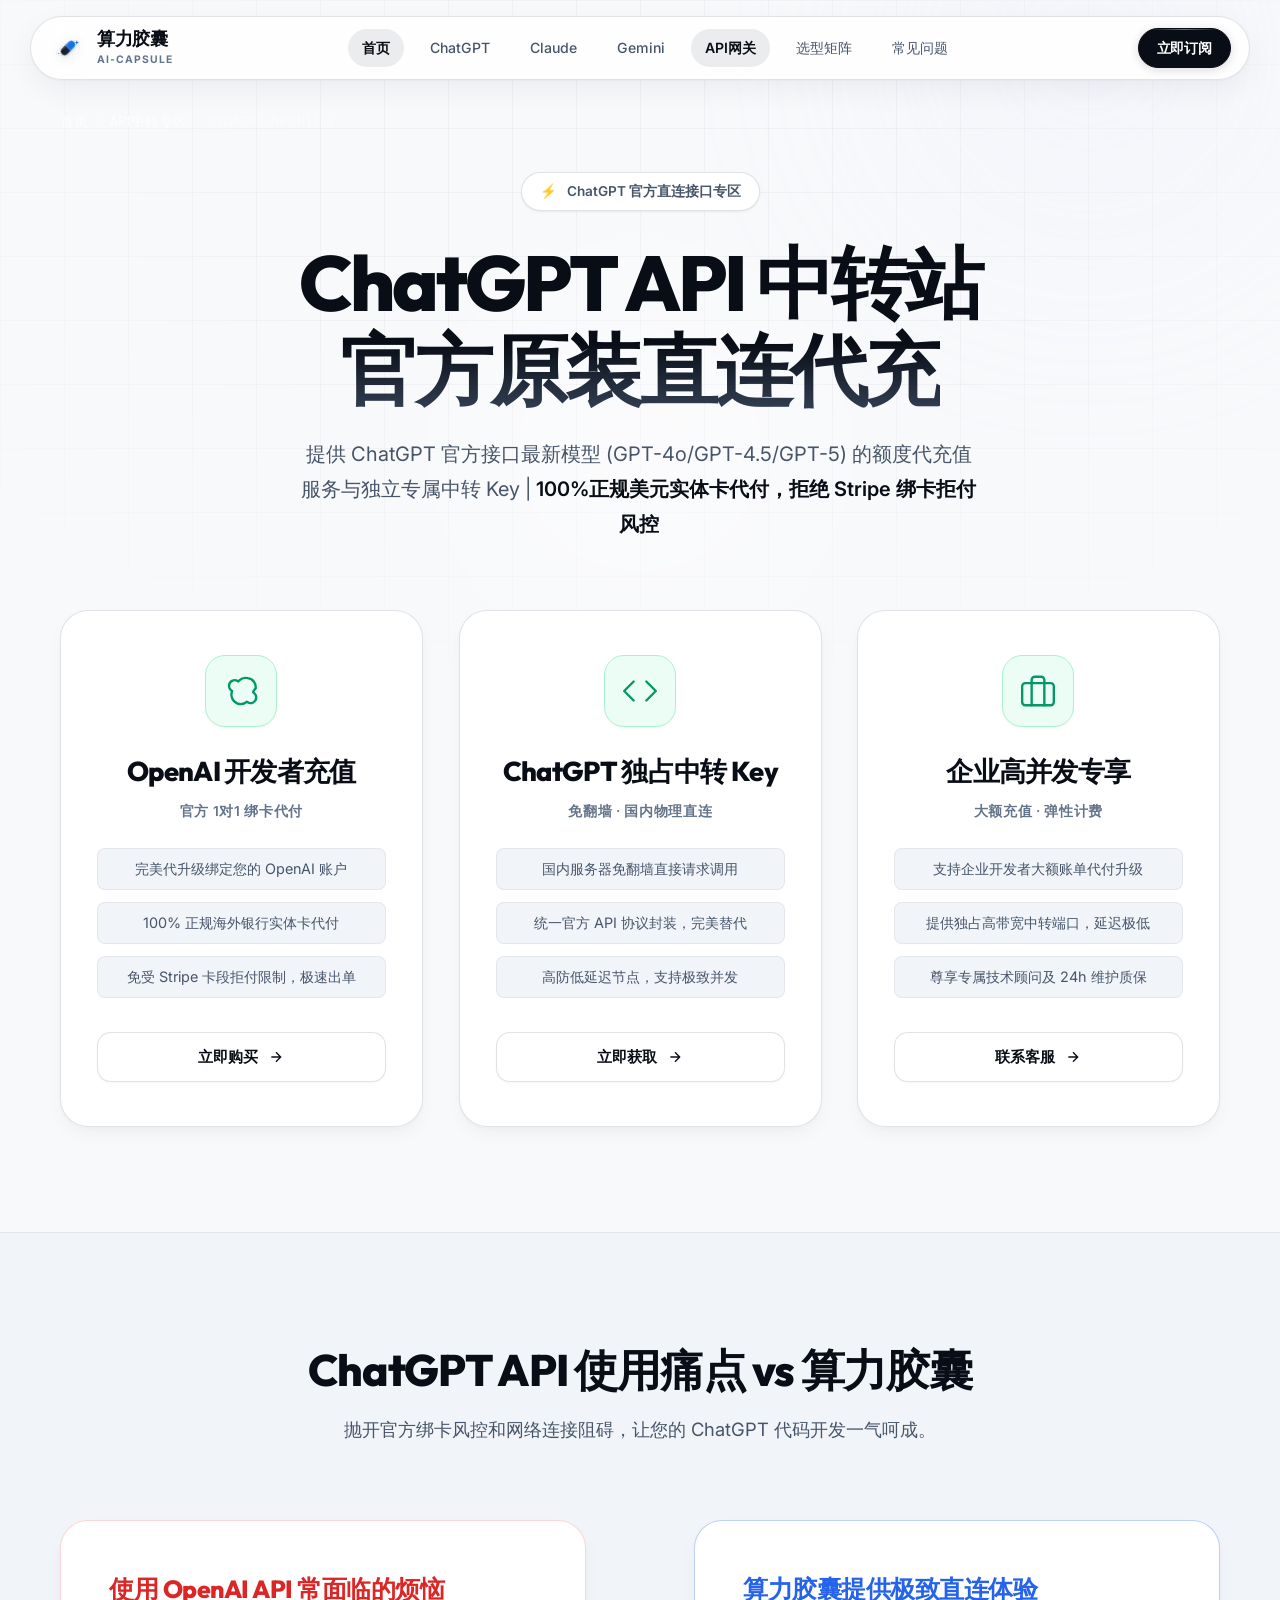
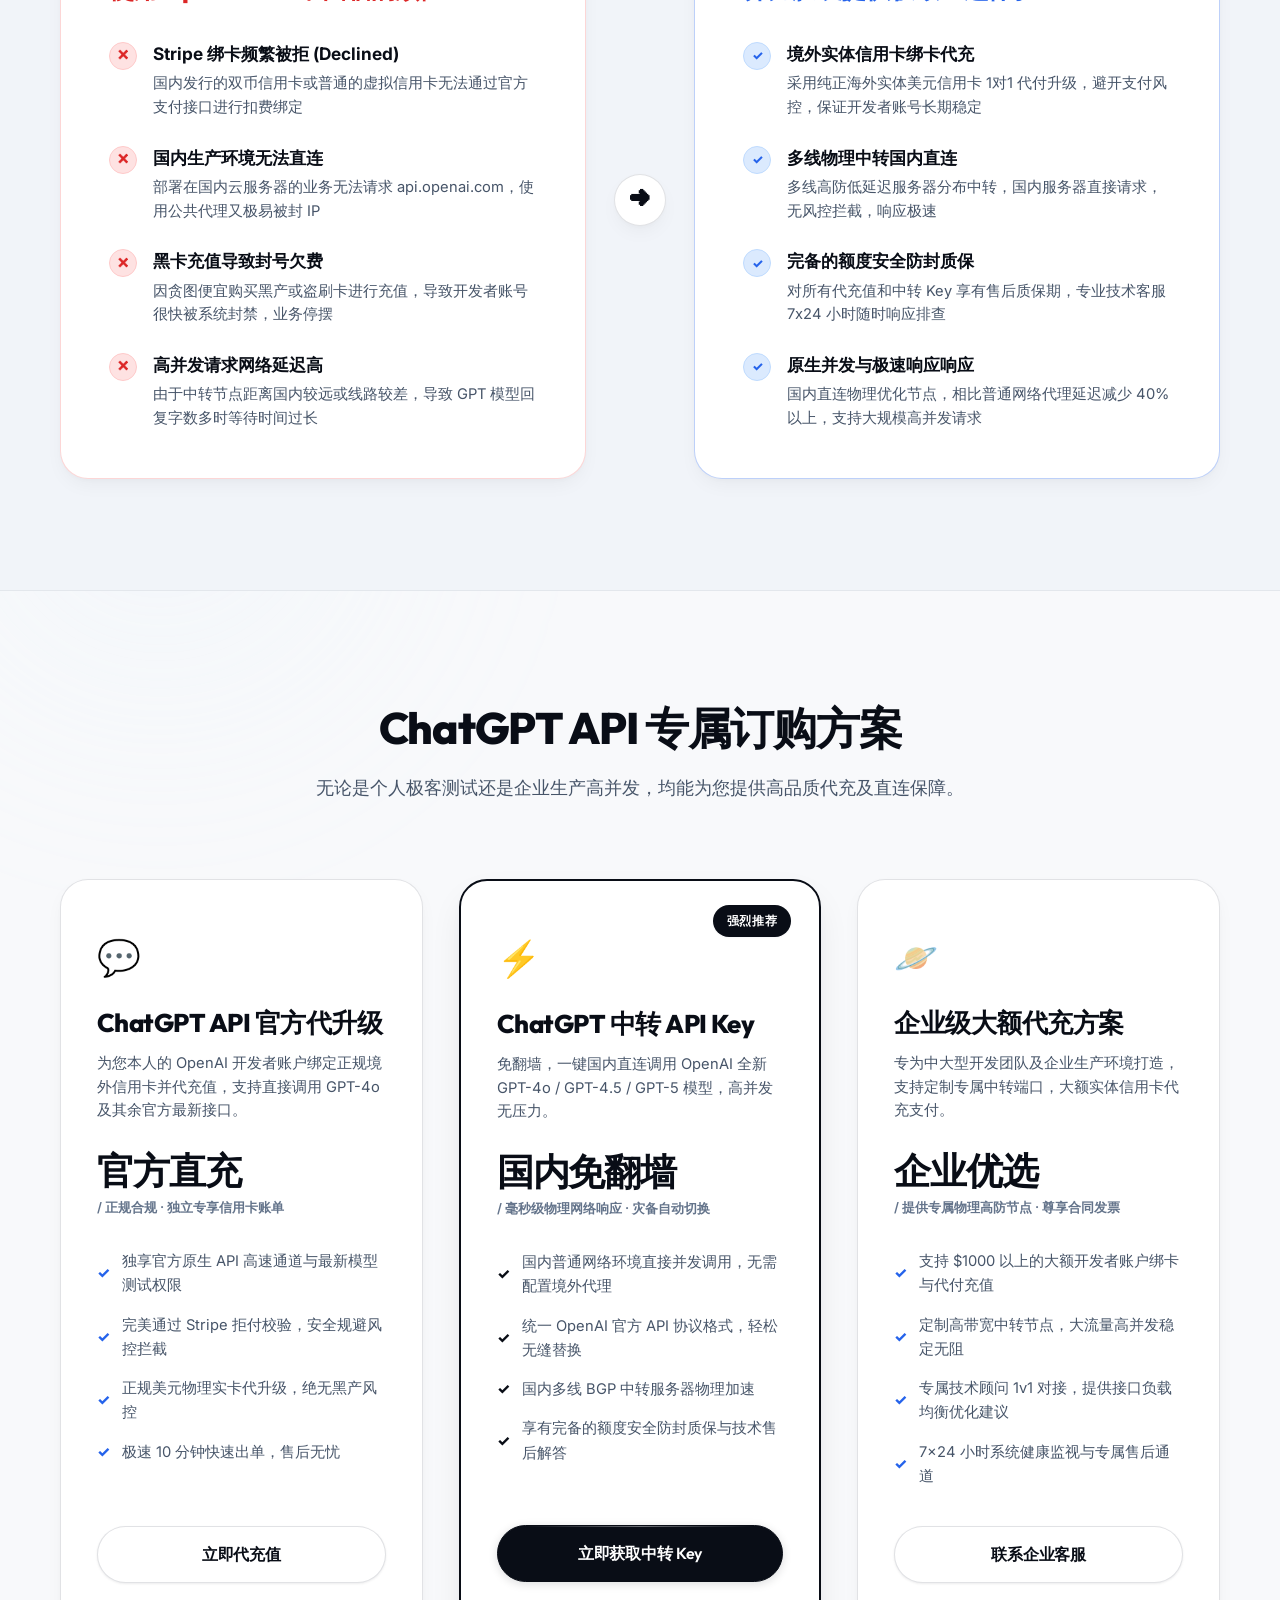
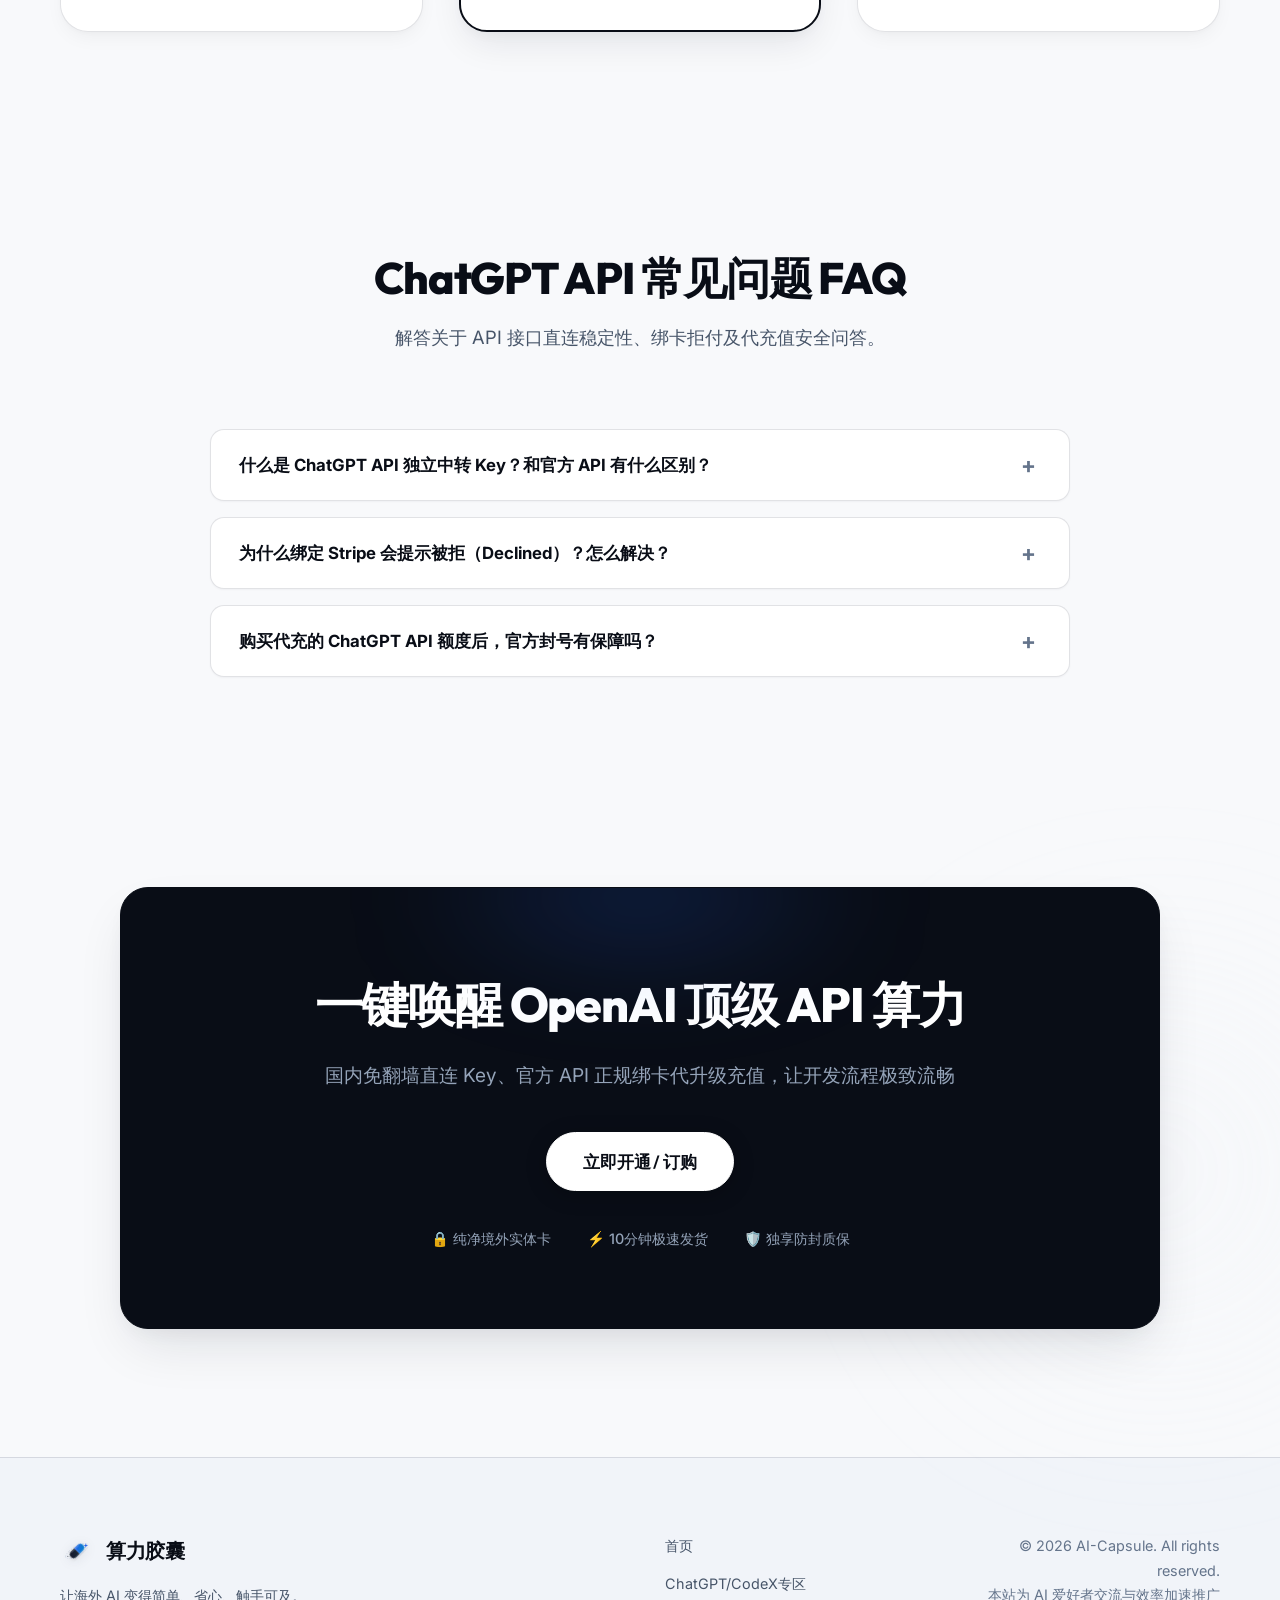
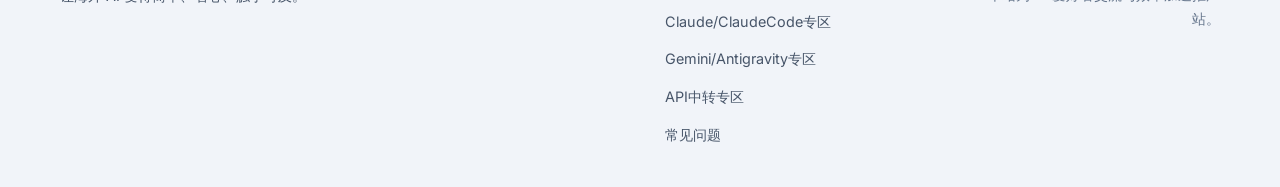
<file: chatgpt-api.html>
<!DOCTYPE html>
<html lang="zh-CN">
<head>
  <meta charset="UTF-8">
  <meta name="viewport" content="width=device-width, initial-scale=1.0">
  <title>ChatGPT API中转站 | OpenAI接口国内免翻墙直连额度充值 - 算力胶囊</title>
  <meta name="description" content="算力胶囊提供安全稳定、免翻墙国内直连的 ChatGPT API 中转服务。支持 GPT-4o、GPT-4.5、GPT-5 等最新模型接口，提供正规海外美元实体信用卡代充值与独立专属 API Key 购买。">
  <meta name="keywords" content="ChatGPT API中转, OpenAI API代充, GPT-4o接口购买, OpenAI中转站, 算力胶囊">
  <link rel="canonical" href="https://ai.gongsi.one/chatgpt-api.html">
  <meta name="google-site-verification" content="40HwvsbIyEmHrTgO-IqGjqttk_hPKlVkcfGM-utHeZg" />
  
  <!-- Open Graph / Facebook -->
  <meta property="og:type" content="website">
  <meta property="og:url" content="https://ai.gongsi.one/chatgpt-api.html">
  <meta property="og:title" content="ChatGPT API中转站 | OpenAI接口国内免翻墙直连额度充值 - 算力胶囊">
  <meta property="og:description" content="算力胶囊提供安全稳定、免翻墙国内直连的 ChatGPT API 中转服务。支持 GPT-4o、GPT-4.5、GPT-5 等最新模型接口，提供正规海外美元实体信用卡代充值与独立专属 API Key 购买。">
  <meta property="og:image" content="https://ai.gongsi.one/images/logo.svg">

  <!-- Twitter -->
  <meta property="twitter:card" content="summary_large_image">
  <meta property="twitter:url" content="https://ai.gongsi.one/chatgpt-api.html">
  <meta property="twitter:title" content="ChatGPT API中转站 | OpenAI接口国内免翻墙直连额度充值 - 算力胶囊">
  <meta property="twitter:description" content="算力胶囊提供安全稳定、免翻墙国内直连的 ChatGPT API 中转服务。支持 GPT-4o、GPT-4.5、GPT-5 等最新模型接口，提供正规海外美元实体信用卡代充值与独立专属 API Key 购买。">
  <meta property="twitter:image" content="https://ai.gongsi.one/images/logo.svg">

  <!-- JSON-LD 结构化数据 -->
  <script type="application/ld+json">
  {
    "@context": "https://schema.org",
    "@type": "Product",
    "name": "ChatGPT API 直连中转与额度代充",
    "image": "https://ai.gongsi.one/images/logo.svg",
    "description": "算力胶囊提供安全稳定、免翻墙直连的 ChatGPT API 中转服务。支持 ChatGPT 最新模型 (GPT-4o/GPT-5)，提供正规海外美元实体信用卡 1对1 绑卡代充值与独立 Key 购买。",
    "brand": {
      "@type": "Brand",
      "name": "算力胶囊"
    },
    "offers": {
      "@type": "AggregateOffer",
      "priceCurrency": "CNY",
      "lowPrice": "120.00",
      "highPrice": "180.00",
      "offerCount": "3",
      "offers": [
        {
          "@type": "Offer",
          "name": "ChatGPT API 额度代充",
          "price": "145.00",
          "priceCurrency": "CNY",
          "availability": "https://schema.org/InStock",
          "url": "https://ai.gongsi.one/chatgpt-api.html"
        },
        {
          "@type": "Offer",
          "name": "ChatGPT API 独立中转 Key (国内直连)",
          "price": "120.00",
          "priceCurrency": "CNY",
          "availability": "https://schema.org/InStock",
          "url": "https://ai.gongsi.one/chatgpt-api.html"
        },
        {
          "@type": "Offer",
          "name": "OpenAI 开发者企业级代付充值",
          "price": "180.00",
          "priceCurrency": "CNY",
          "availability": "https://schema.org/InStock",
          "url": "https://ai.gongsi.one/chatgpt-api.html"
        }
      ]
    }
  }
  </script>
  <script type="application/ld+json">
  {
    "@context": "https://schema.org",
    "@type": "BreadcrumbList",
    "itemListElement": [{
      "@type": "ListItem",
      "position": 1,
      "name": "首页",
      "item": "https://ai.gongsi.one/"
    },{
      "@type": "ListItem",
      "position": 2,
      "name": "API中转专区",
      "item": "https://ai.gongsi.one/api-relay.html"
    },{
      "@type": "ListItem",
      "position": 3,
      "name": "ChatGPT API中转站",
      "item": "https://ai.gongsi.one/chatgpt-api.html"
    }]
  }
  </script>
  <script type="application/ld+json">
  {
    "@context": "https://schema.org",
    "@type": "FAQPage",
    "mainEntity": [
      {
        "@type": "Question",
        "name": "什么是 ChatGPT API 独立中转 Key？和官方 API 有什么区别？",
        "acceptedAnswer": {
          "@type": "Answer",
          "text": "ChatGPT 独立中转 Key 是通过我们将 OpenAI 官方接口进行高防低延迟服务器聚合转发。您在调用时可以使用我们的中转地址，在国内服务器或普通网络环境下直连调用。计费规则与官方完全对齐，免去了您必须拥有海外信用卡与网络代理节点的繁琐步骤。"
        }
      },
      {
        "@type": "Question",
        "name": "为什么绑定 Stripe 会提示被拒（Declined）？怎么解决？",
        "acceptedAnswer": {
          "@type": "Answer",
          "text": "这是由于 Stripe 对国内发行的双币信用卡及普通虚拟信用卡进行了严格的风控拦截。算力胶囊采用纯正境外银行实体卡为您的 OpenAI 开发者账户进行 1 对 1 账单代升级充值，100% 避开卡段拒付风控，快速为您开通并充值 API 额度。"
        }
      },
      {
        "@type": "Question",
        "name": "购买代充的 ChatGPT API 额度后，官方封号有保障吗？",
        "acceptedAnswer": {
          "@type": "Answer",
          "text": "算力胶囊使用的是海外合法正规银行实体信用卡代扣付款，资金来源合规合法，排除了因“黑卡盗刷”引起的官方支付风控清退。另外，我们的独享中转 Key 享有售后质保，服务存续期间任何额度异常客服随时 1v1 提供排查与退换服务。"
        }
      }
    ]
  }
  </script>
  
  <!-- Google Fonts -->
  <link rel="preconnect" href="https://fonts.googleapis.com">
  <link rel="preconnect" href="https://fonts.gstatic.com" crossorigin>
  <link href="https://fonts.googleapis.com/css2?family=Inter:wght@300;400;500;600;700;800&family=Outfit:wght@300;400;500;600;700;800&display=swap" rel="stylesheet">
  
  <!-- CSS 样式引入 -->
  <link rel="preload" href="css/style.css" as="style">
  <link rel="stylesheet" href="css/style.css">
  
  <!-- Favicon -->
  <link rel="icon" href="images/logo.svg" type="image/svg+xml">

  <style>
    /* 面包屑导航样式 */
    .breadcrumb-wrapper {
      padding: 20px 0 0 0;
      margin-top: 90px;
      position: relative;
      z-index: 10;
    }
    .breadcrumb {
      display: flex;
      align-items: center;
      gap: 8px;
      font-size: 0.85rem;
      color: rgba(255, 255, 255, 0.5);
      font-family: 'Inter', sans-serif;
    }
    .breadcrumb a {
      color: rgba(255, 255, 255, 0.8);
      text-decoration: none;
      transition: color 0.3s ease;
    }
    .breadcrumb a:hover {
      color: #6366f1;
    }
    .breadcrumb-separator {
      color: rgba(255, 255, 255, 0.3);
    }
  </style>
</head>
<body>

  <!-- 几何网格极客背景与流光光晕 -->
  <div class="cyber-grid-overlay"></div>
  <div class="bg-glow bg-glow-1"></div>
  <div class="bg-glow bg-glow-2"></div>
  <div class="bg-glow bg-glow-3"></div>

  <!-- 顶部导航栏 (悬浮灵动胶囊导航) -->
  <header class="header">
    <div class="header-container">
      <a href="index.html" class="logo">
        <img src="images/logo.svg" alt="算力胶囊 Logo" class="logo-img">
        <div class="logo-text">
          <span class="logo-title">算力胶囊</span>
          <span class="logo-subtitle">AI-CAPSULE</span>
        </div>
      </a>
      <nav class="nav-menu">
        <a href="index.html#hero" class="nav-link">首页</a>
        <a href="chatgpt-codex.html" class="nav-link">ChatGPT</a>
        <a href="claude-claudecode.html" class="nav-link">Claude</a>
        <a href="gemini-antigravity.html" class="nav-link">Gemini</a>
        <a href="api-relay.html" class="nav-link active">API网关</a>
        <a href="index.html#matrix" class="nav-link">选型矩阵</a>
        <a href="index.html#faq" class="nav-link">常见问题</a>
      </nav>
      <div class="header-actions">
        <a href="https://pay.ldxp.cn/shop/CapAI" target="_blank" rel="noopener noreferrer" class="btn btn-primary btn-sm btn-glow-border" title="前往算力胶囊官方店铺订阅 AI 中转服务">
          <span>立即订阅</span>
        </a>
      </div>
      <!-- 移动端菜单按钮 -->
      <button class="mobile-nav-toggle" aria-label="Toggle menu">
        <span class="bar"></span>
        <span class="bar"></span>
        <span class="bar"></span>
      </button>
    </div>
  </header>

  <!-- 面包屑导航 -->
  <div class="container">
    <div class="breadcrumb-wrapper">
      <div class="breadcrumb">
        <a href="index.html">首页</a>
        <span class="breadcrumb-separator">/</span>
        <a href="api-relay.html">API中转专区</a>
        <span class="breadcrumb-separator">/</span>
        <span>ChatGPT API中转站</span>
      </div>
    </div>
  </div>

  <!-- Hero 首屏区域 -->
  <section id="hero" class="hero-section" style="padding-top: 40px;">
    <div class="container hero-container">
      <div class="hero-content animate-fade-in">
        <div class="badge-capsule">
          <span class="badge-icon">⚡</span>
          <span>ChatGPT 官方直连接口专区</span>
        </div>
        <h1 class="hero-title">
          ChatGPT API 中转站<br>
          <span class="gradient-text">官方原装直连代充</span>
        </h1>
        <p class="hero-desc">
          提供 ChatGPT 官方接口最新模型 (GPT-4o/GPT-4.5/GPT-5) 的额度代充值服务与独立专属中转 Key | <strong>100%正规美元实体卡代付，拒绝 Stripe 绑卡拒付风控</strong>
        </p>
      </div>

      <!-- 三大服务展示卡片 (3D 悬浮视差) -->
      <div class="hero-cards-grid">
        <!-- ChatGPT API 官方代充 -->
        <div class="model-card card-chatgpt" data-tilt>
          <div class="card-glow"></div>
          <div class="card-content">
            <div class="model-logo-wrapper">
              <svg class="model-logo" viewBox="0 0 24 24" fill="none" xmlns="http://www.w3.org/2000/svg">
                <path d="M21.36 10.1a5.62 5.62 0 0 0-1.07-3.8 5.6 5.6 0 0 0-4.04-2.4 5.72 5.72 0 0 0-5.32 1.45L10.3 6l-.28-.16a3.52 3.52 0 0 0-3.66-.23 3.55 3.55 0 0 0-1.92 3.1 3.52 3.52 0 0 0 1.25 2.76l.66.49-.12.44a5.61 5.61 0 0 0 .1 3.96 5.6 5.6 0 0 0 3.18 3.4 5.72 5.72 0 0 0 5.51-.55l.62-.42.36.2a3.52 3.52 0 0 0 3.66.24 3.55 3.55 0 0 0 1.93-3.1 3.52 3.52 0 0 0-1.25-2.76l-.66-.49.12-.44c.05-.14.1-.28.12-.42z" stroke="currentColor" stroke-width="1.5" stroke-linecap="round" stroke-linejoin="round"/>
              </svg>
            </div>
            <h3 class="model-name">OpenAI 开发者充值</h3>
            <p class="model-tier">官方 1对1 绑卡代付</p>
            <div class="model-features">
              <span>完美代升级绑定您的 OpenAI 账户</span>
              <span>100% 正规海外银行实体卡代付</span>
              <span>免受 Stripe 卡段拒付限制，极速出单</span>
            </div>
            <a href="https://pay.ldxp.cn/shop/CapAI" target="_blank" rel="noopener noreferrer" class="model-btn" title="立即升级充值个人 OpenAI 官方 API 额度">
              <span>立即购买</span>
              <svg class="arrow-icon" viewBox="0 0 24 24" fill="none" stroke="currentColor" stroke-width="2">
                <path d="M5 12h14M12 5l7 7-7 7"/>
              </svg>
            </a>
          </div>
        </div>

        <!-- 专属中转 Key -->
        <div class="model-card card-chatgpt" data-tilt>
          <div class="card-glow"></div>
          <div class="card-content">
            <div class="model-logo-wrapper">
              <svg class="model-logo" viewBox="0 0 24 24" fill="none" stroke="currentColor" stroke-width="1.5" stroke-linecap="round" stroke-linejoin="round">
                <polyline points="16 18 22 12 16 6"/>
                <polyline points="8 6 2 12 8 18"/>
              </svg>
            </div>
            <h3 class="model-name">ChatGPT 独占中转 Key</h3>
            <p class="model-tier">免翻墙 · 国内物理直连</p>
            <div class="model-features">
              <span>国内服务器免翻墙直接请求调用</span>
              <span>统一官方 API 协议封装，完美替代</span>
              <span>高防低延迟节点，支持极致并发</span>
            </div>
            <a href="https://pay.ldxp.cn/shop/CapAI" target="_blank" rel="noopener noreferrer" class="model-btn" title="立即获取 ChatGPT 免翻墙直连中转 Key">
              <span>立即获取</span>
              <svg class="arrow-icon" viewBox="0 0 24 24" fill="none" stroke="currentColor" stroke-width="2">
                <path d="M5 12h14M12 5l7 7-7 7"/>
              </svg>
            </a>
          </div>
        </div>

        <!-- 企业大额代付方案 -->
        <div class="model-card card-chatgpt" data-tilt>
          <div class="card-glow"></div>
          <div class="card-content">
            <div class="model-logo-wrapper">
              <svg class="model-logo" viewBox="0 0 24 24" fill="none" stroke="currentColor" stroke-width="1.5" stroke-linecap="round" stroke-linejoin="round">
                <rect x="2" y="7" width="20" height="14" rx="2" ry="2"/>
                <path d="M16 21V5a2 2 0 0 0-2-2h-4a2 2 0 0 0-2 2v16"/>
              </svg>
            </div>
            <h3 class="model-name">企业高并发专享</h3>
            <p class="model-tier">大额充值 · 弹性计费</p>
            <div class="model-features">
              <span>支持企业开发者大额账单代付升级</span>
              <span>提供独占高带宽中转端口，延迟极低</span>
              <span>尊享专属技术顾问及 24h 维护质保</span>
            </div>
            <a href="https://pay.ldxp.cn/shop/CapAI" target="_blank" rel="noopener noreferrer" class="model-btn" title="立即联系算力胶囊企业客服代充大额 OpenAI 额度">
              <span>联系客服</span>
              <svg class="arrow-icon" viewBox="0 0 24 24" fill="none" stroke="currentColor" stroke-width="2">
                <path d="M5 12h14M12 5l7 7-7 7"/>
              </svg>
            </a>
          </div>
        </div>
      </div>
    </div>
  </section>

  <!-- 痛点与解决方案对比区 -->
  <section class="troubles-section">
    <div class="container">
      <div class="section-header animate-scroll-fade">
        <h2 class="section-title">ChatGPT API 使用痛点 vs 算力胶囊</h2>
        <p class="section-desc">抛开官方绑卡风控和网络连接阻碍，让您的 ChatGPT 代码开发一气呵成。</p>
      </div>

      <div class="contrast-wrapper animate-scroll-fade">
          <!-- 困扰痛点 (左) -->
        <div class="contrast-box painpoints-box">
          <h3 class="contrast-box-title">使用 OpenAI API 常面临的烦恼</h3>
          <ul class="contrast-list">
            <li class="contrast-item">
              <span class="icon-indicator err">✕</span>
              <div class="contrast-text">
                <h4>Stripe 绑卡频繁被拒 (Declined)</h4>
                <p>国内发行的双币信用卡或普通的虚拟信用卡无法通过官方支付接口进行扣费绑定</p>
              </div>
            </li>
            <li class="contrast-item">
              <span class="icon-indicator err">✕</span>
              <div class="contrast-text">
                <h4>国内生产环境无法直连</h4>
                <p>部署在国内云服务器的业务无法请求 api.openai.com，使用公共代理又极易被封 IP</p>
              </div>
            </li>
            <li class="contrast-item">
              <span class="icon-indicator err">✕</span>
              <div class="contrast-text">
                <h4>黑卡充值导致封号欠费</h4>
                <p>因贪图便宜购买黑产或盗刷卡进行充值，导致开发者账号很快被系统封禁，业务停摆</p>
              </div>
            </li>
            <li class="contrast-item">
              <span class="icon-indicator err">✕</span>
              <div class="contrast-text">
                <h4>高并发请求网络延迟高</h4>
                <p>由于中转节点距离国内较远或线路较差，导致 GPT 模型回复字数多时等待时间过长</p>
              </div>
            </li>
          </ul>
        </div>

        <!-- 对比中间的转换指示器 -->
        <div class="contrast-arrow">
          <div class="arrow-pill">
            <span class="arrow-icon-neon">➜</span>
          </div>
        </div>

        <!-- 我们的解决方案 (右) -->
        <div class="contrast-box solutions-box">
          <h3 class="contrast-box-title">算力胶囊提供极致直连体验</h3>
          <ul class="contrast-list">
            <li class="contrast-item">
              <span class="icon-indicator ok">✓</span>
              <div class="contrast-text">
                <h4>境外实体信用卡绑卡代充</h4>
                <p>采用纯正海外实体美元信用卡 1对1 代付升级，避开支付风控，保证开发者账号长期稳定</p>
              </div>
            </li>
            <li class="contrast-item">
              <span class="icon-indicator ok">✓</span>
              <div class="contrast-text">
                <h4>多线物理中转国内直连</h4>
                <p>多线高防低延迟服务器分布中转，国内服务器直接请求，无风控拦截，响应极速</p>
              </div>
            </li>
            <li class="contrast-item">
              <span class="icon-indicator ok">✓</span>
              <div class="contrast-text">
                <h4>完备的额度安全防封质保</h4>
                <p>对所有代充值和中转 Key 享有售后质保期，专业技术客服 7x24 小时随时响应排查</p>
              </div>
            </li>
            <li class="contrast-item">
              <span class="icon-indicator ok">✓</span>
              <div class="contrast-text">
                <h4>原生并发与极速响应响应</h4>
                <p>国内直连物理优化节点，相比普通网络代理延迟减少 40% 以上，支持大规模高并发请求</p>
              </div>
            </li>
          </ul>
        </div>
      </div>
    </div>
  </section>

  <!-- 特惠订阅直通车区域 -->
  <section class="products-section">
    <div class="container">
      <div class="section-header animate-scroll-fade">
        <h2 class="section-title">ChatGPT API 专属订购方案</h2>
        <p class="section-desc">无论是个人极客测试还是企业生产高并发，均能为您提供高品质代充及直连保障。</p>
      </div>

      <div class="pricing-grid animate-scroll-fade">
        <!-- ChatGPT API 官方代充 -->
        <div class="price-card">
          <div class="price-header">
            <span class="price-icon">💬</span>
            <h3>ChatGPT API 官方代升级</h3>
            <p class="price-desc">为您本人的 OpenAI 开发者账户绑定正规境外信用卡并代充值，支持直接调用 GPT-4o 及其余官方最新接口。</p>
          </div>
          <div class="price-details">
            <span class="price-amount">官方直充</span>
            <span class="price-period">/ 正规合规 · 独立专享信用卡账单</span>
          </div>
          <ul class="price-features">
            <li><span>✓</span> 独享官方原生 API 高速通道与最新模型测试权限</li>
            <li><span>✓</span> 完美通过 Stripe 拒付校验，安全规避风控拦截</li>
            <li><span>✓</span> 正规美元物理实卡代升级，绝无黑产风控</li>
            <li><span>✓</span> 极速 10 分钟快速出单，售后无忧</li>
          </ul>
          <a href="https://pay.ldxp.cn/shop/CapAI" target="_blank" rel="noopener noreferrer" class="btn btn-secondary btn-full" title="立即代充值个人 OpenAI 官方 API 额度">
            <span>立即代充值</span>
          </a>
        </div>

        <!-- 专属直连中转包 -->
        <div class="price-card highlight-card">
          <div class="badge-hot">强烈推荐</div>
          <div class="price-header">
            <span class="price-icon">⚡</span>
            <h3>ChatGPT 中转 API Key</h3>
            <p class="price-desc">免翻墙，一键国内直连调用 OpenAI 全新 GPT-4o / GPT-4.5 / GPT-5 模型，高并发无压力。</p>
          </div>
          <div class="price-details">
            <span class="price-amount">国内免翻墙</span>
            <span class="price-period">/ 毫秒级物理网络响应 · 灾备自动切换</span>
          </div>
          <ul class="price-features">
            <li><span>✓</span> 国内普通网络环境直接并发调用，无需配置境外代理</li>
            <li><span>✓</span> 统一 OpenAI 官方 API 协议格式，轻松无缝替换</li>
            <li><span>✓</span> 国内多线 BGP 中转服务器物理加速</li>
            <li><span>✓</span> 享有完备的额度安全防封质保与技术售后解答</li>
          </ul>
          <a href="https://pay.ldxp.cn/shop/CapAI" target="_blank" rel="noopener noreferrer" class="btn btn-primary btn-full btn-glow" title="立即购买 ChatGPT 免翻墙直连中转 Key 额度">
            <span>立即获取中转 Key</span>
          </a>
        </div>

        <!-- 大额企业级代充值 -->
        <div class="price-card">
          <div class="price-header">
            <span class="price-icon">🪐</span>
            <h3>企业级大额代充方案</h3>
            <p class="price-desc">专为中大型开发团队及企业生产环境打造，支持定制专属中转端口，大额实体信用卡代充支付。</p>
          </div>
          <div class="price-details">
            <span class="price-amount">企业优选</span>
            <span class="price-period">/ 提供专属物理高防节点 · 尊享合同发票</span>
          </div>
          <ul class="price-features">
            <li><span>✓</span> 支持 $1000 以上的大额开发者账户绑卡与代付充值</li>
            <li><span>✓</span> 定制高带宽中转节点，大流量高并发稳定无阻</li>
            <li><span>✓</span> 专属技术顾问 1v1 对接，提供接口负载均衡优化建议</li>
            <li><span>✓</span> 7x24 小时系统健康监视与专属售后通道</li>
          </ul>
          <a href="https://pay.ldxp.cn/shop/CapAI" target="_blank" rel="noopener noreferrer" class="btn btn-secondary btn-full" title="立即获取 ChatGPT 企业大额 API 代升级套餐">
            <span>联系企业客服</span>
          </a>
        </div>
      </div>
    </div>
  </section>

  <!-- FAQ 常见问题 -->
  <section class="faq-section">
    <div class="container">
      <div class="section-header animate-scroll-fade">
        <h2 class="section-title">ChatGPT API 常见问题 FAQ</h2>
        <p class="section-desc">解答关于 API 接口直连稳定性、绑卡拒付及代充值安全问答。</p>
      </div>

      <div class="faq-accordion animate-scroll-fade">
        <div class="faq-item">
          <button class="faq-question">
            <span>什么是 ChatGPT API 独立中转 Key？和官方 API 有什么区别？</span>
            <span class="faq-icon">+</span>
          </button>
          <div class="faq-answer">
            <p>ChatGPT 独立中转 Key 是通过我们将 OpenAI 官方接口进行高防低延迟服务器聚合转发。您在调用时可以使用我们的中转地址，在国内服务器或普通网络环境下直连调用。计费规则与官方完全对齐，免去了您必须拥有海外信用卡与网络代理节点的繁琐步骤。</p>
          </div>
        </div>

        <div class="faq-item">
          <button class="faq-question">
            <span>为什么绑定 Stripe 会提示被拒（Declined）？怎么解决？</span>
            <span class="faq-icon">+</span>
          </button>
          <div class="faq-answer">
            <p>这是由于 Stripe 对国内发行的双币信用卡及普通虚拟信用卡进行了严格的风控拦截。算力胶囊采用纯正境外银行实体卡为您的 OpenAI 开发者账户进行 1 对 1 账单代升级充值，100% 避开卡段拒付风控，快速为您开通并充值 API 额度。</p>
          </div>
        </div>

        <div class="faq-item">
          <button class="faq-question">
            <span>购买代充的 ChatGPT API 额度后，官方封号有保障吗？</span>
            <span class="faq-icon">+</span>
          </button>
          <div class="faq-answer">
            <p>算力胶囊使用的是海外合法正规银行实体信用卡代扣付款，资金来源合规合法，排除了因“黑卡盗刷”引起的官方支付风控清退。另外，我们的独享中转 Key 享有售后质保，服务存续期间任何额度异常客服随时 1v1 提供排查与退换服务。</p>
          </div>
        </div>
      </div>
    </div>
  </section>

  <!-- CTA 行动召唤区域 -->
  <section class="cta-section">
    <div class="container cta-container animate-scroll-fade">
      <div class="cta-glow"></div>
      <h2 class="cta-title">一键唤醒 OpenAI 顶级 API 算力</h2>
      <p class="cta-desc">国内免翻墙直连 Key、官方 API 正规绑卡代升级充值，让开发流程极致流畅</p>
      <a href="https://pay.ldxp.cn/shop/CapAI" target="_blank" rel="noopener noreferrer" class="btn btn-primary btn-lg btn-glow" title="立即订购 ChatGPT 免翻墙直连中转 Key 或 API 代充">
        <span>立即开通 / 订购</span>
      </a>
      <div class="cta-sub">
        <span>🔒 纯净境外实体卡</span>
        <span>⚡ 10分钟极速发货</span>
        <span>🛡️ 独享防封质保</span>
      </div>
    </div>
  </section>

  <!-- 页脚 -->
  <footer class="footer">
    <div class="container footer-container">
      <div class="footer-brand">
        <a href="index.html" class="logo">
          <img src="images/logo.svg" alt="算力胶囊 Logo" class="logo-img" loading="lazy">
          <span class="logo-title" style="font-size: 1.25rem;">算力胶囊</span>
        </a>
        <p class="footer-moto">让海外 AI 变得简单、省心、触手可及。</p>
      </div>
      <div class="footer-links">
        <a href="index.html#hero">首页</a>
        <a href="chatgpt-codex.html">ChatGPT/CodeX专区</a>
        <a href="claude-claudecode.html">Claude/ClaudeCode专区</a>
        <a href="gemini-antigravity.html">Gemini/Antigravity专区</a>
        <a href="api-relay.html">API中转专区</a>
        <a href="index.html#faq">常见问题</a>
      </div>
      <div class="footer-copyright">
        <p>&copy; 2026 AI-Capsule. All rights reserved. <br>本站为 AI 爱好者交流与效率加速推广站。</p>
      </div>
    </div>
  </footer>

  <!-- 移动端底部悬浮快捷胶囊 -->
  <div class="mobile-sticky-bar">
    <div class="mobile-sticky-info">
      <span class="beacon-dot"></span>
      <div class="mobile-sticky-text">
        <span class="mobile-sticky-title">ChatGPT API 现货</span>
        <span class="mobile-sticky-sub">极速开通 · 稳定并发</span>
      </div>
    </div>
    <a href="https://pay.ldxp.cn/shop/CapAI" target="_blank" rel="noopener noreferrer" class="btn btn-primary btn-sm">
      <span>立即获取</span>
    </a>
  </div>

  <!-- 引入动效 JS -->
  <script src="js/main.js"></script>
</body>
</html>
</file>
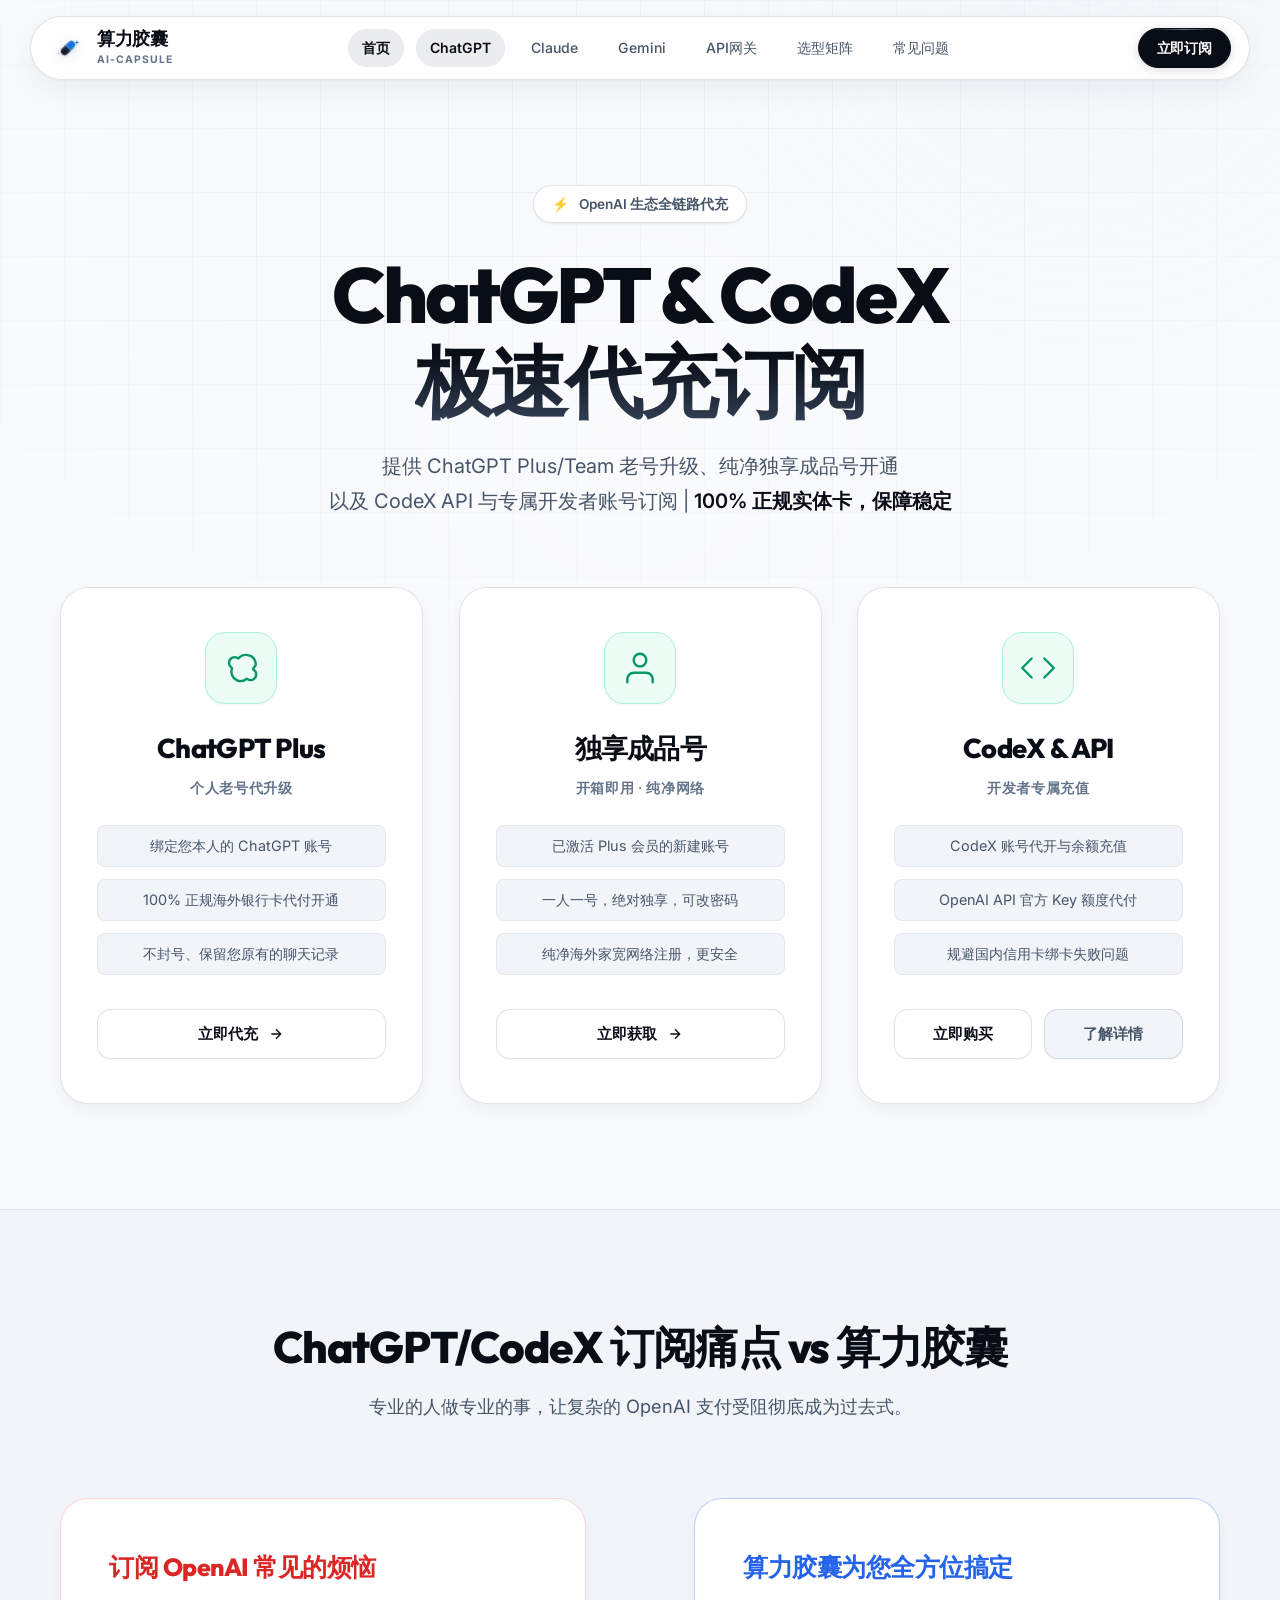
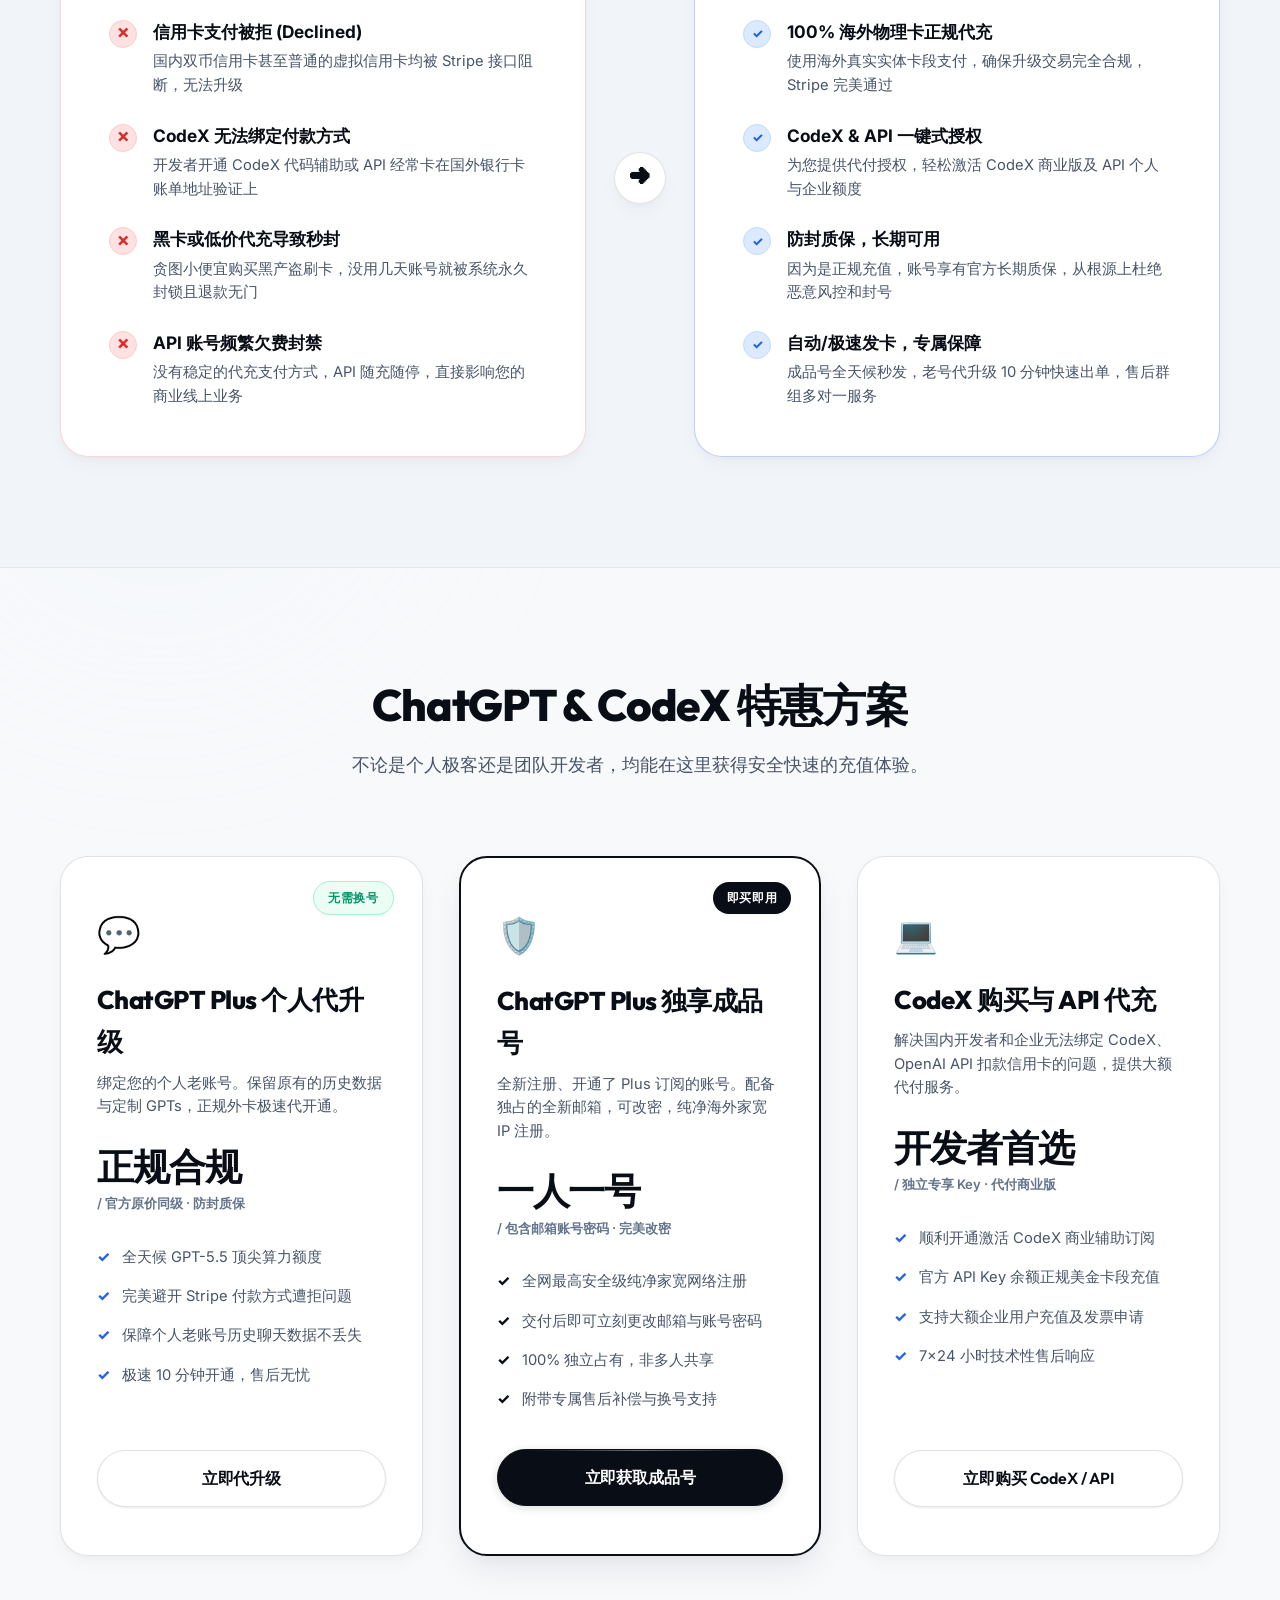
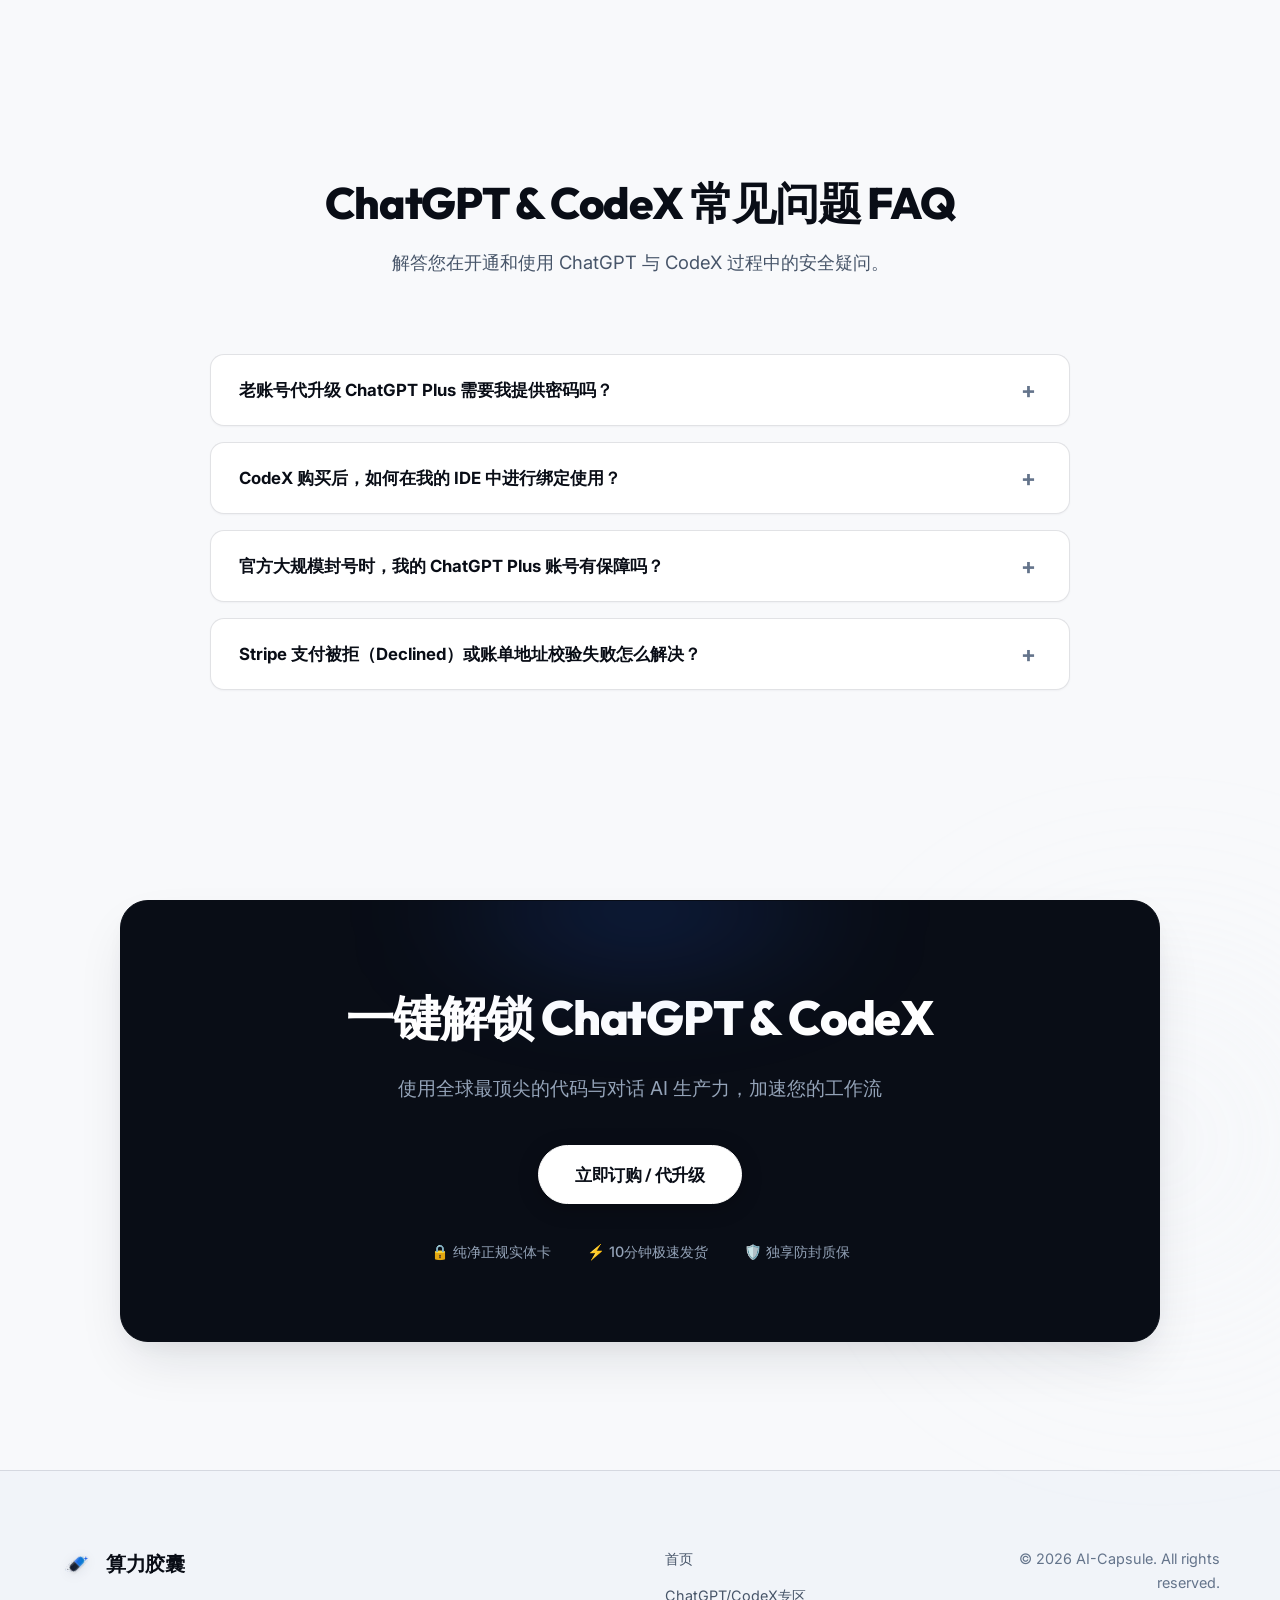
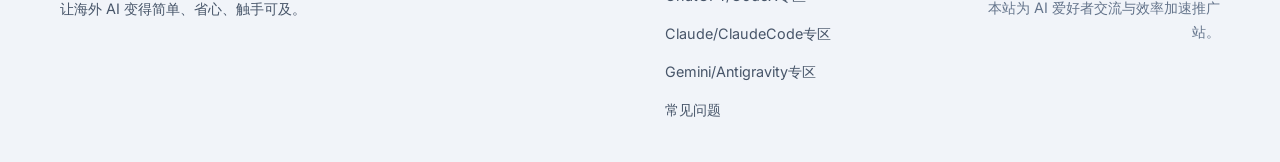
<file: chatgpt-codex.html>
<!DOCTYPE html>
<html lang="zh-CN">
<head>
  <meta charset="UTF-8">
  <meta name="viewport" content="width=device-width, initial-scale=1.0">
  <title>ChatGPT Plus 代充值与独享成品号购买 | CodeX API 订阅服务 - 算力胶囊</title>
  <meta name="description" content="算力胶囊专注于为国内用户提供稳定合规的 ChatGPT Plus / Team 账号代充值与独享成品号购买服务。同时支持 CodeX 代码生成工具购买及 API 余额充值，7x24小时专业售后。">
  <meta name="keywords" content="ChatGPT购买, ChatGPT Plus代充, CodeX购买, OpenAI成品号, GPT-5.5订阅, API充值, 算力胶囊">
  <link rel="canonical" href="https://ai.gongsi.one/chatgpt-codex.html">
  <meta name="google-site-verification" content="40HwvsbIyEmHrTgO-IqGjqttk_hPKlVkcfGM-utHeZg" />
  
  <!-- Open Graph / Facebook -->
  <meta property="og:type" content="website">
  <meta property="og:url" content="https://ai.gongsi.one/chatgpt-codex.html">
  <meta property="og:title" content="ChatGPT Plus 代充值与独享成品号购买 | CodeX API 订阅服务 - 算力胶囊">
  <meta property="og:description" content="算力胶囊专注于为国内用户提供稳定合规的 ChatGPT Plus / Team 账号代充值与独享成品号购买服务。同时支持 CodeX 代码生成工具购买及 API 余额充值，7x24小时专业售后。">
  <meta property="og:image" content="https://ai.gongsi.one/images/logo.svg">

  <!-- Twitter -->
  <meta property="twitter:card" content="summary_large_image">
  <meta property="twitter:url" content="https://ai.gongsi.one/chatgpt-codex.html">
  <meta property="twitter:title" content="ChatGPT Plus 代充值与独享成品号购买 | CodeX API 订阅服务 - 算力胶囊">
  <meta property="twitter:description" content="算力胶囊专注于为国内用户提供稳定合规的 ChatGPT Plus / Team 账号代充值与独享成品号购买服务。同时支持 CodeX 代码生成工具购买及 API 余额充值，7x24小时专业售后。">
  <meta property="twitter:image" content="https://ai.gongsi.one/images/logo.svg">

  <!-- JSON-LD 结构化数据 -->
  <script type="application/ld+json">
  {
    "@context": "https://schema.org",
    "@type": "Product",
    "name": "ChatGPT Plus 订阅与代充值服务",
    "image": "https://ai.gongsi.one/images/logo.svg",
    "description": "算力胶囊提供正规合规的 ChatGPT Plus / Team 账号个人老号代充值与干净纯净的成品号购买服务，防封质保，极速开通。",
    "brand": {
      "@type": "Brand",
      "name": "算力胶囊"
    },
    "offers": {
      "@type": "AggregateOffer",
      "priceCurrency": "CNY",
      "lowPrice": "130.00",
      "highPrice": "160.00",
      "offerCount": "3",
      "offers": [
        {
          "@type": "Offer",
          "name": "ChatGPT Plus 个人老号代升级",
          "price": "145.00",
          "priceCurrency": "CNY",
          "availability": "https://schema.org/InStock",
          "url": "https://ai.gongsi.one/chatgpt-codex.html"
        },
        {
          "@type": "Offer",
          "name": "ChatGPT Plus 独享成品号",
          "price": "150.00",
          "priceCurrency": "CNY",
          "availability": "https://schema.org/InStock",
          "url": "https://ai.gongsi.one/chatgpt-codex.html"
        }
      ]
    }
  }
  </script>
  <script type="application/ld+json">
  {
    "@context": "https://schema.org",
    "@type": "BreadcrumbList",
    "itemListElement": [{
      "@type": "ListItem",
      "position": 1,
      "name": "首页",
      "item": "https://ai.gongsi.one/"
    },{
      "@type": "ListItem",
      "position": 2,
      "name": "ChatGPT & CodeX 专区",
      "item": "https://ai.gongsi.one/chatgpt-codex.html"
    }]
  }
  </script>
  <script type="application/ld+json">
  {
    "@context": "https://schema.org",
    "@type": "FAQPage",
    "mainEntity": [
      {
        "@type": "Question",
        "name": "老账号代升级 ChatGPT Plus 需要我提供密码吗？",
        "acceptedAnswer": {
          "@type": "Answer",
          "text": "不需要！我们支持采用独占的账单链接代付方式，或者给您发送临时的安全付款页面授权。在整个过程中您无需泄露账号密码。极速在 5 ~ 10 分钟内完成充值，确保您的个人数据绝对安全。"
        }
      },
      {
        "@type": "Question",
        "name": "CodeX 购买后，如何在我的 IDE 中进行绑定使用？",
        "acceptedAnswer": {
          "@type": "Answer",
          "text": "我们完成代付升级后，您的 OpenAI 账号会获得 CodeX 的商业使用授权。您只需在 VS Code、JetBrains 等 IDE 的 CodeX 插件中登录该 OpenAI 账号，即可直接调用其代码生成超能力，无需额外繁杂的配置。"
        }
      },
      {
        "@type": "Question",
        "name": "官方大规模封号时，我的 ChatGPT Plus 账号有保障吗？",
        "acceptedAnswer": {
          "@type": "Answer",
          "text": "官方的封号往往是因为检测到了国内“不干净”的翻墙网络节点，或者账号使用了黑卡支付。算力胶囊使用的是海外合法正规银行卡代充，排除了“支付风控”的问题。如果因为不可抗力导致的官方封号，我们在质保期内承诺根据剩余天数按比例退款或补发新号，彻底保障您的消费权益。"
        }
      },
      {
        "@type": "Question",
        "name": "Stripe 支付被拒（Declined）或账单地址校验失败怎么解决？",
        "acceptedAnswer": {
          "@type": "Answer",
          "text": "这是国内用户订阅 OpenAI 最常见的问题。Stripe 对国内双币卡风控极严。算力胶囊采用纯正海外机构实体信用卡代扣付款，完美规避地址与卡段拒付风控。您只需下单我们提供的代充服务，由客服为您极速完成账单代付即可，无需自己申请并开通境外卡。"
        }
      }
    ]
  }
  </script>
  
  <!-- Google Fonts -->
  <link rel="preconnect" href="https://fonts.googleapis.com">
  <link rel="preconnect" href="https://fonts.gstatic.com" crossorigin>
  <link href="https://fonts.googleapis.com/css2?family=Inter:wght@300;400;500;600;700;800&family=Outfit:wght@300;400;500;600;700;800&display=swap" rel="stylesheet">
  
  <!-- CSS 样式引入 -->
  <link rel="preload" href="css/style.css" as="style">
  <link rel="stylesheet" href="css/style.css">
  
  <!-- Favicon -->
  <link rel="icon" href="images/logo.svg" type="image/svg+xml">
</head>
<body>

  <!-- 几何网格极客背景与流光光晕 -->
  <div class="cyber-grid-overlay"></div>
  <div class="bg-glow bg-glow-1"></div>
  <div class="bg-glow bg-glow-2"></div>
  <div class="bg-glow bg-glow-3"></div>

  <!-- 顶部导航栏 (悬浮灵动胶囊导航) -->
  <header class="header">
    <div class="header-container">
      <a href="index.html" class="logo">
        <img src="images/logo.svg" alt="算力胶囊 Logo" class="logo-img">
        <div class="logo-text">
          <span class="logo-title">算力胶囊</span>
          <span class="logo-subtitle">AI-CAPSULE</span>
        </div>
      </a>
      <nav class="nav-menu">
        <a href="index.html#hero" class="nav-link">首页</a>
        <a href="chatgpt-codex.html" class="nav-link active">ChatGPT</a>
        <a href="claude-claudecode.html" class="nav-link">Claude</a>
        <a href="gemini-antigravity.html" class="nav-link">Gemini</a>
        <a href="api-relay.html" class="nav-link">API网关</a>
        <a href="index.html#matrix" class="nav-link">选型矩阵</a>
        <a href="index.html#faq" class="nav-link">常见问题</a>
      </nav>
      <div class="header-actions">
        <a href="https://pay.ldxp.cn/shop/CapAI" target="_blank" rel="noopener noreferrer" class="btn btn-primary btn-sm btn-glow-border" title="前往算力胶囊官方店铺订阅 ChatGPT 与 CodeX 服务">
          <span>立即订阅</span>
        </a>
      </div>
      <!-- 移动端菜单按钮 -->
      <button class="mobile-nav-toggle" aria-label="Toggle menu">
        <span class="bar"></span>
        <span class="bar"></span>
        <span class="bar"></span>
      </button>
    </div>
  </header>

  <!-- Hero 首屏区域 -->
  <section id="hero" class="hero-section">
    <div class="container hero-container">
      <div class="hero-content animate-fade-in">
        <div class="badge-capsule">
          <span class="badge-icon">⚡</span>
          <span>OpenAI 生态全链路代充</span>
        </div>
        <h1 class="hero-title">
          ChatGPT & CodeX<br>
          <span class="gradient-text">极速代充订阅</span>
        </h1>
        <p class="hero-desc">
          提供 ChatGPT Plus/Team 老号升级、纯净独享成品号开通<br>
          以及 CodeX API 与专属开发者账号订阅 | <strong>100% 正规实体卡，保障稳定</strong>
        </p>
      </div>

      <!-- 三大服务展示卡片 (3D 悬浮视差) -->
      <div class="hero-cards-grid">
        <!-- 个人老号代充 -->
        <div class="model-card card-chatgpt" data-tilt>
          <div class="card-glow"></div>
          <div class="card-content">
            <div class="model-logo-wrapper">
              <svg class="model-logo" viewBox="0 0 24 24" fill="none" xmlns="http://www.w3.org/2000/svg">
                <path d="M21.36 10.1a5.62 5.62 0 0 0-1.07-3.8 5.6 5.6 0 0 0-4.04-2.4 5.72 5.72 0 0 0-5.32 1.45L10.3 6l-.28-.16a3.52 3.52 0 0 0-3.66-.23 3.55 3.55 0 0 0-1.92 3.1 3.52 3.52 0 0 0 1.25 2.76l.66.49-.12.44a5.61 5.61 0 0 0 .1 3.96 5.6 5.6 0 0 0 3.18 3.4 5.72 5.72 0 0 0 5.51-.55l.62-.42.36.2a3.52 3.52 0 0 0 3.66.24 3.55 3.55 0 0 0 1.93-3.1 3.52 3.52 0 0 0-1.25-2.76l-.66-.49.12-.44c.05-.14.1-.28.12-.42z" stroke="currentColor" stroke-width="1.5" stroke-linecap="round" stroke-linejoin="round"/>
              </svg>
            </div>
            <h3 class="model-name">ChatGPT Plus</h3>
            <p class="model-tier">个人老号代升级</p>
            <div class="model-features">
              <span>绑定您本人的 ChatGPT 账号</span>
              <span>100% 正规海外银行卡代付开通</span>
              <span>不封号、保留您原有的聊天记录</span>
            </div>
            <a href="https://pay.ldxp.cn/shop/CapAI" target="_blank" rel="noopener noreferrer" class="model-btn" title="立即代充个人老账号 ChatGPT Plus">
              <span>立即代充</span>
              <svg class="arrow-icon" viewBox="0 0 24 24" fill="none" stroke="currentColor" stroke-width="2">
                <path d="M5 12h14M12 5l7 7-7 7"/>
              </svg>
            </a>
          </div>
        </div>

        <!-- 独享成品号 -->
        <div class="model-card card-chatgpt" data-tilt>
          <div class="card-glow"></div>
          <div class="card-content">
            <div class="model-logo-wrapper">
              <svg class="model-logo" viewBox="0 0 24 24" fill="none" stroke="currentColor" stroke-width="1.5" stroke-linecap="round" stroke-linejoin="round">
                <path d="M20 21v-2a4 4 0 0 0-4-4H8a4 4 0 0 0-4 4v2"/>
                <circle cx="12" cy="7" r="4"/>
              </svg>
            </div>
            <h3 class="model-name">独享成品号</h3>
            <p class="model-tier">开箱即用 · 纯净网络</p>
            <div class="model-features">
              <span>已激活 Plus 会员的新建账号</span>
              <span>一人一号，绝对独享，可改密码</span>
              <span>纯净海外家宽网络注册，更安全</span>
            </div>
            <a href="https://pay.ldxp.cn/shop/CapAI" target="_blank" rel="noopener noreferrer" class="model-btn" title="立即获取 ChatGPT Plus 独享成品号">
              <span>立即获取</span>
              <svg class="arrow-icon" viewBox="0 0 24 24" fill="none" stroke="currentColor" stroke-width="2">
                <path d="M5 12h14M12 5l7 7-7 7"/>
              </svg>
            </a>
          </div>
        </div>

        <!-- CodeX / API 订阅 -->
        <div class="model-card card-chatgpt" data-tilt>
          <div class="card-glow"></div>
          <div class="card-content">
            <div class="model-logo-wrapper">
              <svg class="model-logo" viewBox="0 0 24 24" fill="none" stroke="currentColor" stroke-width="1.5" stroke-linecap="round" stroke-linejoin="round">
                <polyline points="16 18 22 12 16 6"/>
                <polyline points="8 6 2 12 8 18"/>
              </svg>
            </div>
            <h3 class="model-name">CodeX & API</h3>
            <p class="model-tier">开发者专属充值</p>
            <div class="model-features">
              <span>CodeX 账号代开与余额充值</span>
              <span>OpenAI API 官方 Key 额度代付</span>
              <span>规避国内信用卡绑卡失败问题</span>
            </div>
            <div class="model-btn-group">
              <a href="https://pay.ldxp.cn/shop/CapAI" target="_blank" rel="noopener noreferrer" class="model-btn" title="立即购买 CodeX 或代充 API 余额">
                <span>立即购买</span>
              </a>
              <a href="chatgpt-api.html" class="model-btn model-btn-secondary" title="查看 ChatGPT API 专属中转服务详情">
                <span>了解详情</span>
              </a>
            </div>
          </div>
      </div>
    </div>
  </section>

  <!-- 痛点与解决方案对比区 -->
  <section class="troubles-section">
    <div class="container">
      <div class="section-header animate-scroll-fade">
        <h2 class="section-title">ChatGPT/CodeX 订阅痛点 vs 算力胶囊</h2>
        <p class="section-desc">专业的人做专业的事，让复杂的 OpenAI 支付受阻彻底成为过去式。</p>
      </div>

      <div class="contrast-wrapper animate-scroll-fade">
        <!-- 困扰痛点 (左) -->
        <div class="contrast-box painpoints-box">
          <h3 class="contrast-box-title">订阅 OpenAI 常见的烦恼</h3>
          <ul class="contrast-list">
            <li class="contrast-item">
              <span class="icon-indicator err">✕</span>
              <div class="contrast-text">
                <h4>信用卡支付被拒 (Declined)</h4>
                <p>国内双币信用卡甚至普通的虚拟信用卡均被 Stripe 接口阻断，无法升级</p>
              </div>
            </li>
            <li class="contrast-item">
              <span class="icon-indicator err">✕</span>
              <div class="contrast-text">
                <h4>CodeX 无法绑定付款方式</h4>
                <p>开发者开通 CodeX 代码辅助或 API 经常卡在国外银行卡账单地址验证上</p>
              </div>
            </li>
            <li class="contrast-item">
              <span class="icon-indicator err">✕</span>
              <div class="contrast-text">
                <h4>黑卡或低价代充导致秒封</h4>
                <p>贪图小便宜购买黑产盗刷卡，没用几天账号就被系统永久封锁且退款无门</p>
              </div>
            </li>
            <li class="contrast-item">
              <span class="icon-indicator err">✕</span>
              <div class="contrast-text">
                <h4>API 账号频繁欠费封禁</h4>
                <p>没有稳定的代充支付方式，API 随充随停，直接影响您的商业线上业务</p>
              </div>
            </li>
          </ul>
        </div>

        <!-- 对比中间的转换指示器 -->
        <div class="contrast-arrow">
          <div class="arrow-pill">
            <span class="arrow-icon-neon">➜</span>
          </div>
        </div>

        <!-- 我们的解决方案 (右) -->
        <div class="contrast-box solutions-box">
          <h3 class="contrast-box-title">算力胶囊为您全方位搞定</h3>
          <ul class="contrast-list">
            <li class="contrast-item">
              <span class="icon-indicator ok">✓</span>
              <div class="contrast-text">
                <h4>100% 海外物理卡正规代充</h4>
                <p>使用海外真实实体卡段支付，确保升级交易完全合规，Stripe 完美通过</p>
              </div>
            </li>
            <li class="contrast-item">
              <span class="icon-indicator ok">✓</span>
              <div class="contrast-text">
                <h4>CodeX & API 一键式授权</h4>
                <p>为您提供代付授权，轻松激活 CodeX 商业版及 API 个人与企业额度</p>
              </div>
            </li>
            <li class="contrast-item">
              <span class="icon-indicator ok">✓</span>
              <div class="contrast-text">
                <h4>防封质保，长期可用</h4>
                <p>因为是正规充值，账号享有官方长期质保，从根源上杜绝恶意风控和封号</p>
              </div>
            </li>
            <li class="contrast-item">
              <span class="icon-indicator ok">✓</span>
              <div class="contrast-text">
                <h4>自动/极速发卡，专属保障</h4>
                <p>成品号全天候秒发，老号代升级 10 分钟快速出单，售后群组多对一服务</p>
              </div>
            </li>
          </ul>
        </div>
      </div>
    </div>
  </section>

  <!-- 特惠订阅直通车区域 -->
  <section class="products-section">
    <div class="container">
      <div class="section-header animate-scroll-fade">
        <h2 class="section-title">ChatGPT & CodeX 特惠方案</h2>
        <p class="section-desc">不论是个人极客还是团队开发者，均能在这里获得安全快速的充值体验。</p>
      </div>

      <div class="pricing-grid animate-scroll-fade">
        <!-- 个人 Plus 代充 -->
        <div class="price-card">
          <div class="badge-hot">无需换号</div>
          <div class="price-header">
            <span class="price-icon">💬</span>
            <h3>ChatGPT Plus 个人代升级</h3>
            <p class="price-desc">绑定您的个人老账号。保留原有的历史数据与定制 GPTs，正规外卡极速代开通。</p>
          </div>
          <div class="price-details">
            <span class="price-amount">正规合规</span>
            <span class="price-period">/ 官方原价同级 · 防封质保</span>
          </div>
          <ul class="price-features">
            <li><span>✓</span> 全天候 GPT-5.5 顶尖算力额度</li>
            <li><span>✓</span> 完美避开 Stripe 付款方式遭拒问题</li>
            <li><span>✓</span> 保障个人老账号历史聊天数据不丢失</li>
            <li><span>✓</span> 极速 10 分钟开通，售后无忧</li>
          </ul>
          <a href="https://pay.ldxp.cn/shop/CapAI" target="_blank" rel="noopener noreferrer" class="btn btn-secondary btn-full" title="立即升级个人老账号为 ChatGPT Plus 会员">
            <span>立即代升级</span>
          </a>
        </div>

        <!-- 独享成品号 -->
        <div class="price-card highlight-card">
          <div class="badge-hot">即买即用</div>
          <div class="price-header">
            <span class="price-icon">🛡️</span>
            <h3>ChatGPT Plus 独享成品号</h3>
            <p class="price-desc">全新注册、开通了 Plus 订阅的账号。配备独占的全新邮箱，可改密，纯净海外家宽 IP 注册。</p>
          </div>
          <div class="price-details">
            <span class="price-amount">一人一号</span>
            <span class="price-period">/ 包含邮箱账号密码 · 完美改密</span>
          </div>
          <ul class="price-features">
            <li><span>✓</span> 全网最高安全级纯净家宽网络注册</li>
            <li><span>✓</span> 交付后即可立刻更改邮箱与账号密码</li>
            <li><span>✓</span> 100% 独立占有，非多人共享</li>
            <li><span>✓</span> 附带专属售后补偿与换号支持</li>
          </ul>
          <a href="https://pay.ldxp.cn/shop/CapAI" target="_blank" rel="noopener noreferrer" class="btn btn-primary btn-full btn-glow" title="立即获取干净独享的 ChatGPT Plus 成品账号">
            <span>立即获取成品号</span>
          </a>
        </div>

        <!-- CodeX / API 充值 -->
        <div class="price-card">
          <div class="price-header">
            <span class="price-icon">💻</span>
            <h3>CodeX 购买与 API 代充</h3>
            <p class="price-desc">解决国内开发者和企业无法绑定 CodeX、OpenAI API 扣款信用卡的问题，提供大额代付服务。</p>
          </div>
          <div class="price-details">
            <span class="price-amount">开发者首选</span>
            <span class="price-period">/ 独立专享 Key · 代付商业版</span>
          </div>
          <ul class="price-features">
            <li><span>✓</span> 顺利开通激活 CodeX 商业辅助订阅</li>
            <li><span>✓</span> 官方 API Key 余额正规美金卡段充值</li>
            <li><span>✓</span> 支持大额企业用户充值及发票申请</li>
            <li><span>✓</span> 7x24 小时技术性售后响应</li>
          </ul>
          <a href="https://pay.ldxp.cn/shop/CapAI" target="_blank" rel="noopener noreferrer" class="btn btn-secondary btn-full" title="立即开通 CodeX 商业版或代付 OpenAI API">
            <span>立即购买 CodeX / API</span>
          </a>
        </div>
      </div>
    </div>
  </section>

  <!-- FAQ 常见问题 -->
  <section class="faq-section">
    <div class="container">
      <div class="section-header animate-scroll-fade">
        <h2 class="section-title">ChatGPT & CodeX 常见问题 FAQ</h2>
        <p class="section-desc">解答您在开通和使用 ChatGPT 与 CodeX 过程中的安全疑问。</p>
      </div>

      <div class="faq-accordion animate-scroll-fade">
        <div class="faq-item">
          <button class="faq-question">
            <span>老账号代升级 ChatGPT Plus 需要我提供密码吗？</span>
            <span class="faq-icon">+</span>
          </button>
          <div class="faq-answer">
            <p>不需要！我们支持采用独占的账单链接代付方式，或者给您发送临时的安全付款页面授权。在整个过程中您无需泄露账号密码。极速在 5 ~ 10 分钟内完成充值，确保您的个人数据绝对安全。</p>
          </div>
        </div>

        <div class="faq-item">
          <button class="faq-question">
            <span>CodeX 购买后，如何在我的 IDE 中进行绑定使用？</span>
            <span class="faq-icon">+</span>
          </button>
          <div class="faq-answer">
            <p>我们完成代付升级后，您的 OpenAI 账号会获得 CodeX 的商业使用授权。您只需在 VS Code、JetBrains 等 IDE 的 CodeX 插件中登录该 OpenAI 账号，即可直接调用其代码生成超能力，无需额外繁杂的配置。</p>
          </div>
        </div>

        <div class="faq-item">
          <button class="faq-question">
            <span>官方大规模封号时，我的 ChatGPT Plus 账号有保障吗？</span>
            <span class="faq-icon">+</span>
          </button>
          <div class="faq-answer">
            <p>官方的封号往往是因为检测到了国内“不干净”的翻墙网络节点，或者账号使用了黑卡支付。算力胶囊使用的是海外合法正规银行卡代充，排除了“支付风控”的问题。如果因为不可抗力导致的官方封号，我们在质保期内承诺根据剩余天数按比例退款或补发新号，彻底保障您的消费权益。</p>
          </div>
        </div>

        <div class="faq-item">
          <button class="faq-question">
            <span>Stripe 支付被拒（Declined）或账单地址校验失败怎么解决？</span>
            <span class="faq-icon">+</span>
          </button>
          <div class="faq-answer">
            <p>这是国内用户订阅 OpenAI 最常见的问题。Stripe 对国内双币卡风控极严。算力胶囊采用纯正海外机构实体信用卡代扣付款，完美规避地址与卡段拒付风控。您只需下单我们提供的代充服务，由客服为您极速完成账单代付即可，无需自己申请并开通境外卡。</p>
          </div>
        </div>
      </div>
    </div>
  </section>

  <!-- CTA 行动召唤区域 -->
  <section class="cta-section">
    <div class="container cta-container animate-scroll-fade">
      <div class="cta-glow"></div>
      <h2 class="cta-title">一键解锁 ChatGPT & CodeX</h2>
      <p class="cta-desc">使用全球最顶尖的代码与对话 AI 生产力，加速您的工作流</p>
      <a href="https://pay.ldxp.cn/shop/CapAI" target="_blank" rel="noopener noreferrer" class="btn btn-primary btn-lg btn-glow" title="立即订购 ChatGPT Plus 会员或代付升级服务">
        <span>立即订购 / 代升级</span>
      </a>
      <div class="cta-sub">
        <span>🔒 纯净正规实体卡</span>
        <span>⚡ 10分钟极速发货</span>
        <span>🛡️ 独享防封质保</span>
      </div>
    </div>
  </section>

  <!-- 页脚 -->
  <footer class="footer">
    <div class="container footer-container">
      <div class="footer-brand">
        <a href="index.html" class="logo">
          <img src="images/logo.svg" alt="算力胶囊 Logo" class="logo-img" loading="lazy">
          <span class="logo-title" style="font-size: 1.25rem;">算力胶囊</span>
        </a>
        <p class="footer-moto">让海外 AI 变得简单、省心、触手可及。</p>
      </div>
      <div class="footer-links">
        <a href="index.html#hero">首页</a>
        <a href="chatgpt-codex.html">ChatGPT/CodeX专区</a>
        <a href="claude-claudecode.html">Claude/ClaudeCode专区</a>
        <a href="gemini-antigravity.html">Gemini/Antigravity专区</a>
        <a href="index.html#faq">常见问题</a>
      </div>
      <div class="footer-copyright">
        <p>&copy; 2026 AI-Capsule. All rights reserved. <br>本站为 AI 爱好者交流与效率加速推广站。</p>
      </div>
    </div>
  </footer>

  <!-- 移动端底部悬浮快捷胶囊 -->
  <div class="mobile-sticky-bar">
    <div class="mobile-sticky-info">
      <span class="beacon-dot"></span>
      <div class="mobile-sticky-text">
        <span class="mobile-sticky-title">ChatGPT & CodeX 现货</span>
        <span class="mobile-sticky-sub">极速发货 · 稳定防封</span>
      </div>
    </div>
    <a href="https://pay.ldxp.cn/shop/CapAI" target="_blank" rel="noopener noreferrer" class="btn btn-primary btn-sm">
      <span>立即开通</span>
    </a>
  </div>

  <!-- 引入动效 JS -->
  <script src="js/main.js"></script>
</body>
</html>
</file>
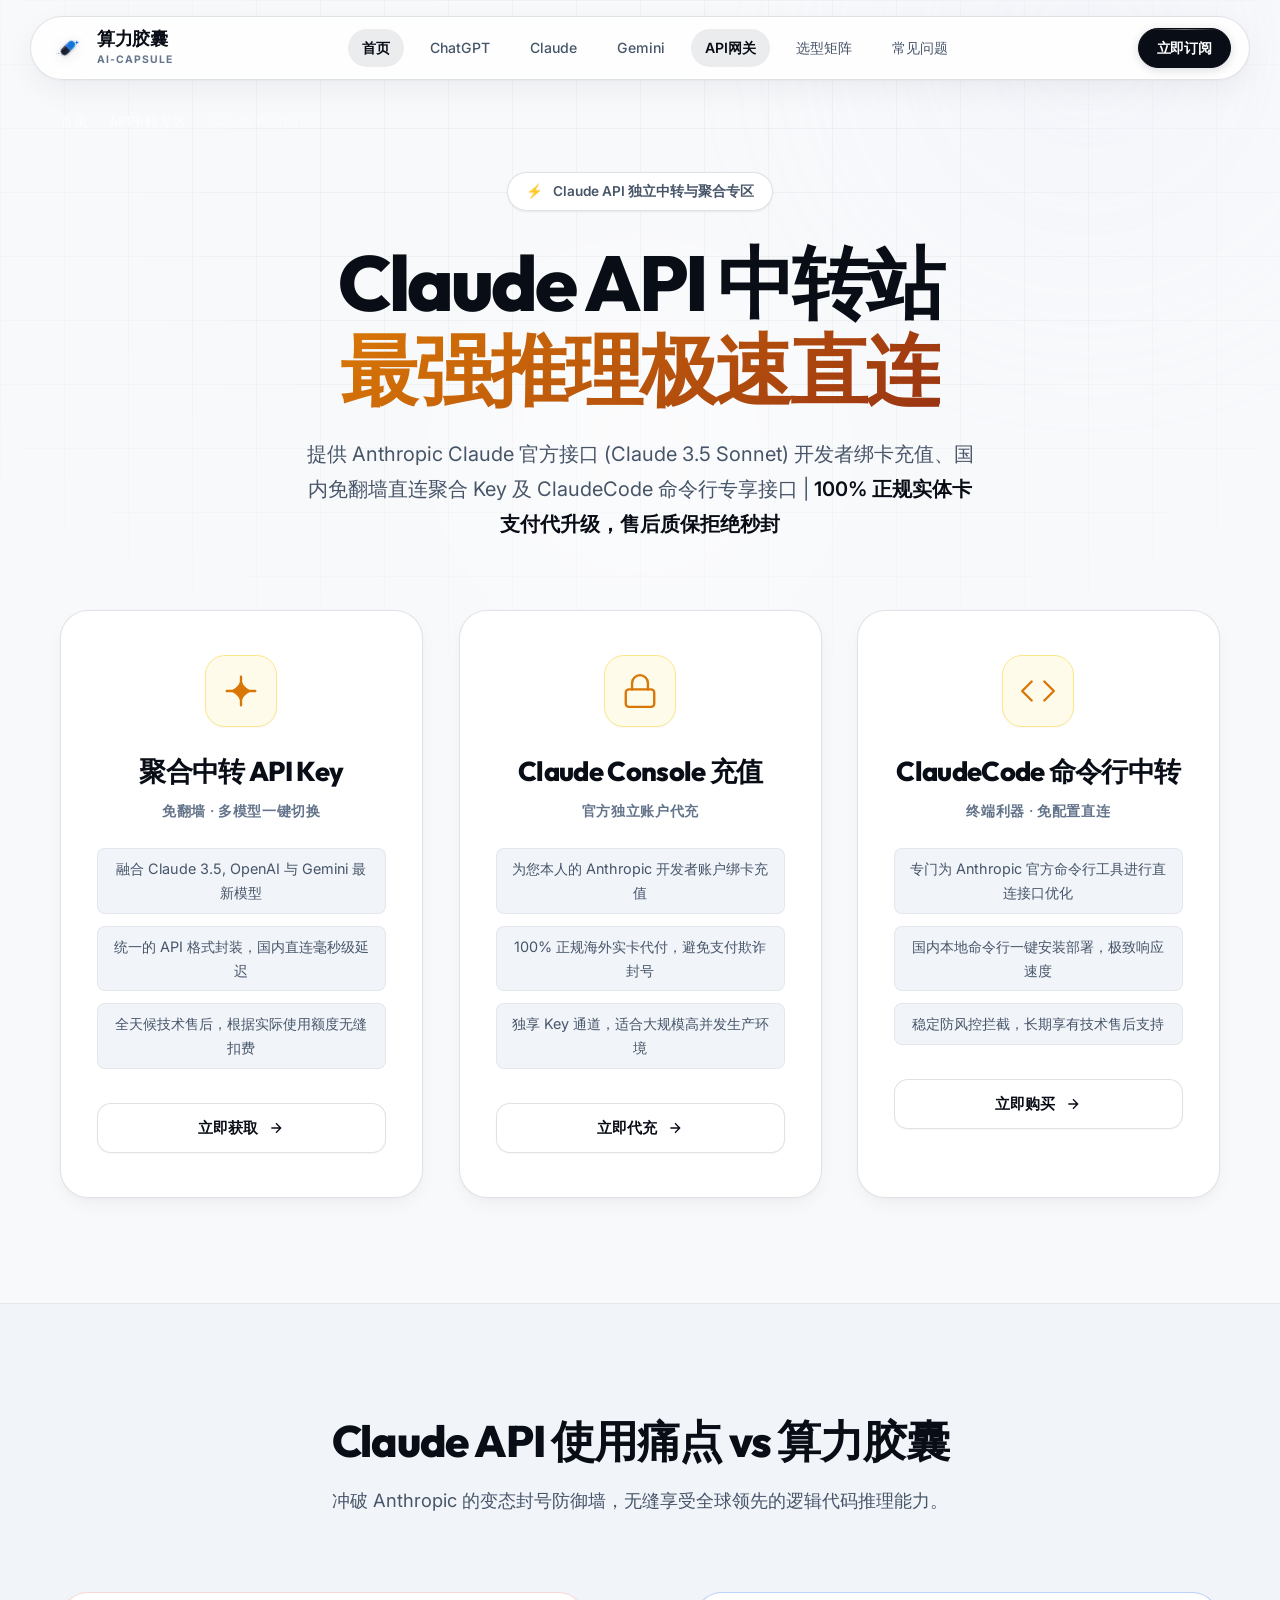
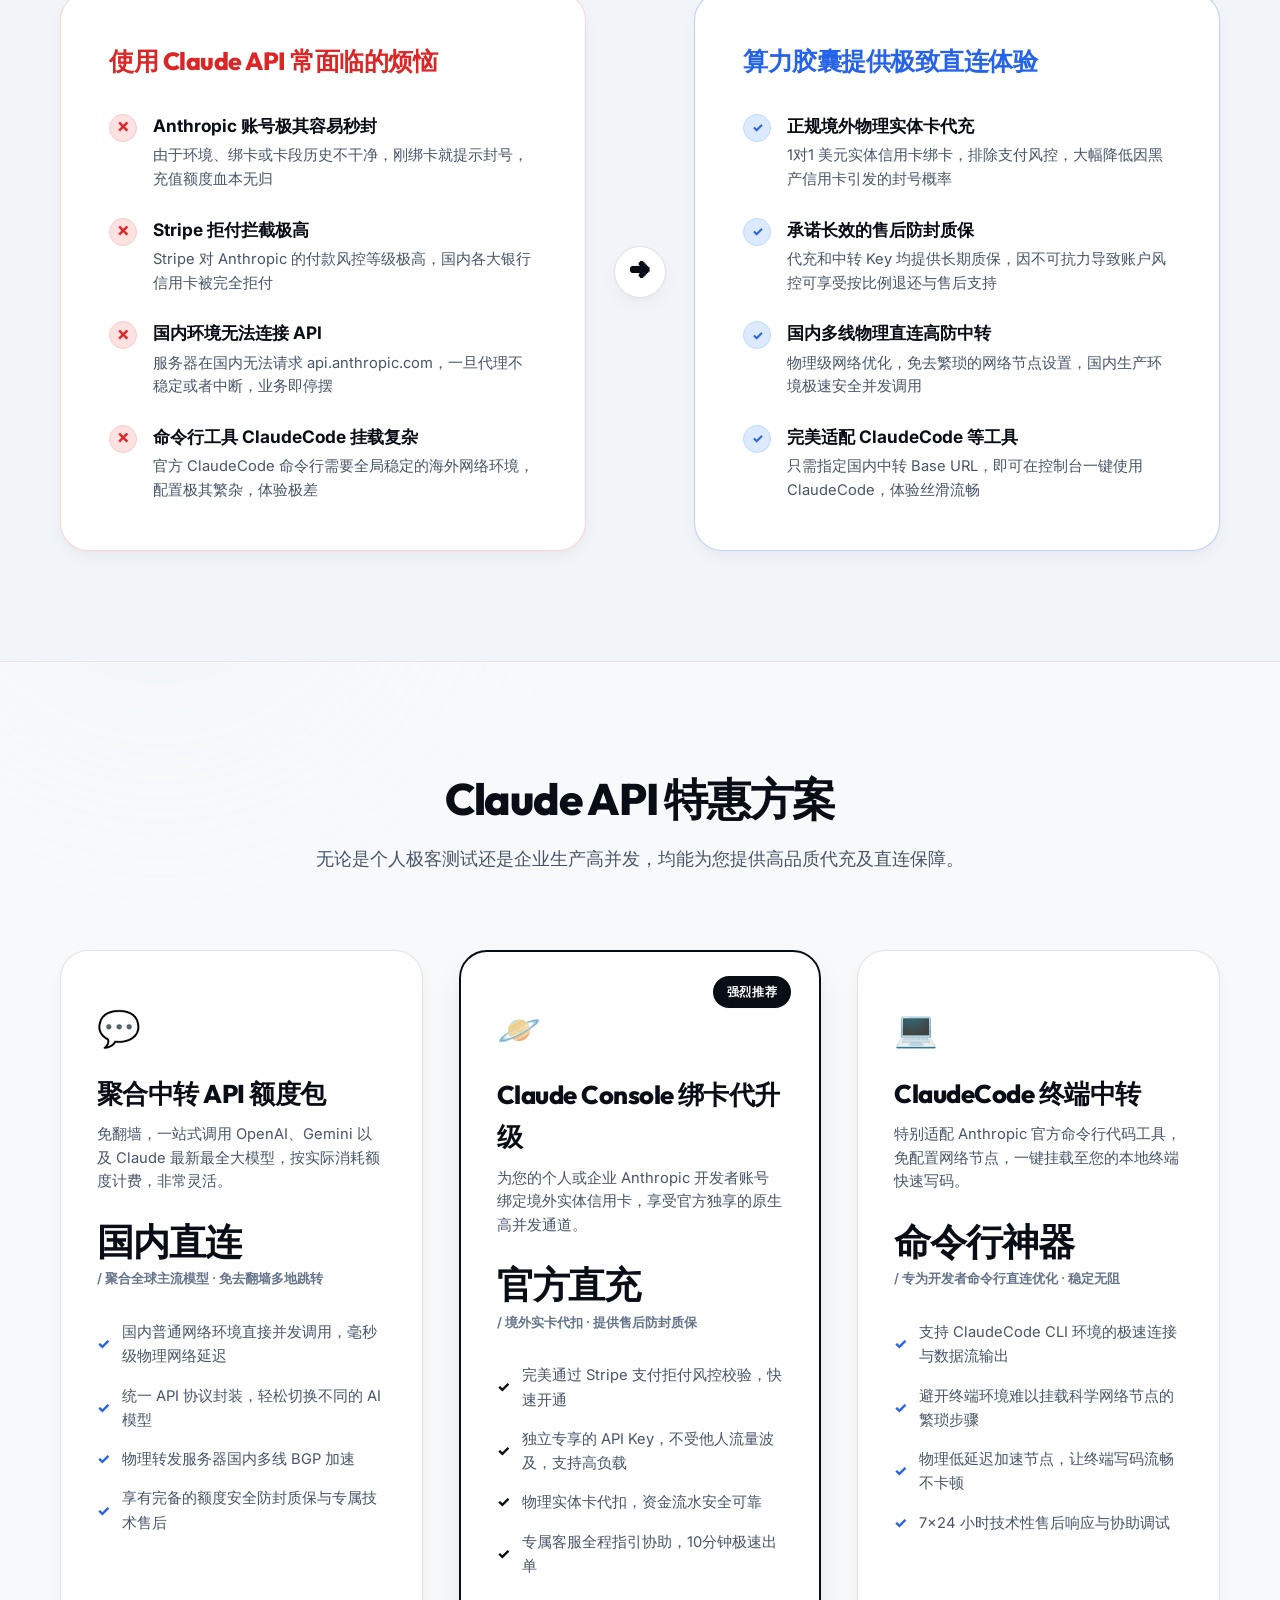
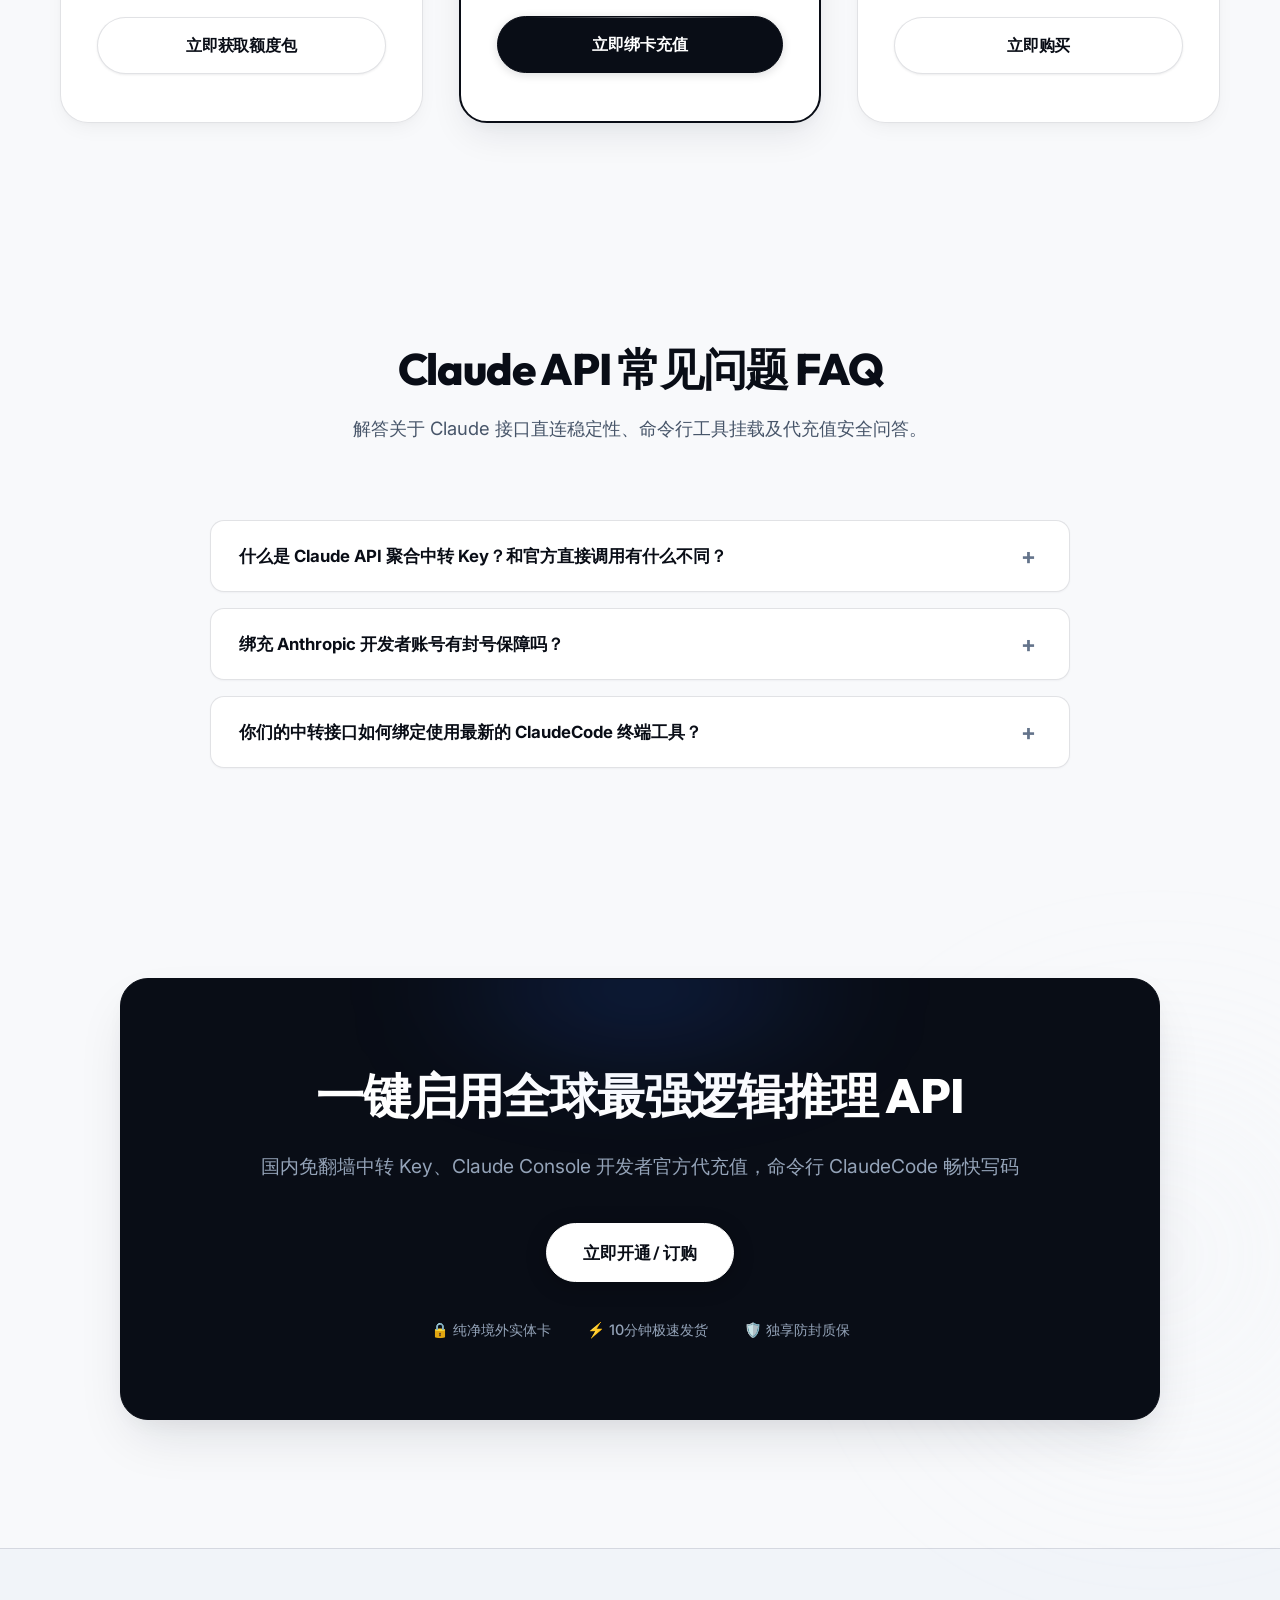
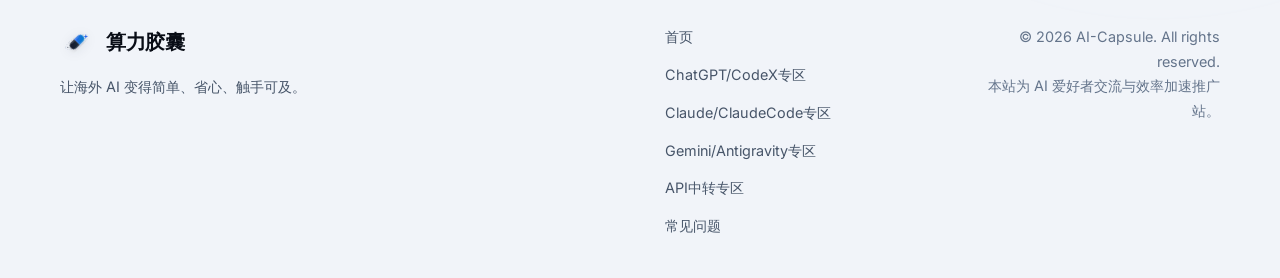
<file: claude-api.html>
<!DOCTYPE html>
<html lang="zh-CN">
<head>
  <meta charset="UTF-8">
  <meta name="viewport" content="width=device-width, initial-scale=1.0">
  <title>Claude API中转站 | Claude 3.5 Sonnet接口免翻墙国内直连代充 - 算力胶囊</title>
  <meta name="description" content="算力胶囊提供 Anthropic Claude 系列大模型及 ClaudeCode 的 API 接口中转与代充服务。支持 Claude 3 Opus、Claude 3.5 Sonnet 等最新模型，国内多线低延迟服务器物理中转，正规海外实体卡代付，稳定防封。">
  <meta name="keywords" content="Claude API中转, Claude 3.5 Sonnet接口, ClaudeCode API购买, Claude额度代充, 算力胶囊">
  <link rel="canonical" href="https://ai.gongsi.one/claude-api.html">
  <meta name="google-site-verification" content="40HwvsbIyEmHrTgO-IqGjqttk_hPKlVkcfGM-utHeZg" />
  
  <!-- Open Graph / Facebook -->
  <meta property="og:type" content="website">
  <meta property="og:url" content="https://ai.gongsi.one/claude-api.html">
  <meta property="og:title" content="Claude API中转站 | Claude 3.5 Sonnet接口免翻墙国内直连代充 - 算力胶囊">
  <meta property="og:description" content="算力胶囊提供 Anthropic Claude 系列大模型及 ClaudeCode 的 API 接口中转与代充服务。支持 Claude 3 Opus、Claude 3.5 Sonnet 等最新模型，国内多线低延迟服务器物理中转，正规海外实体卡代付，稳定防封。">
  <meta property="og:image" content="https://ai.gongsi.one/images/logo.svg">

  <!-- Twitter -->
  <meta property="twitter:card" content="summary_large_image">
  <meta property="twitter:url" content="https://ai.gongsi.one/claude-api.html">
  <meta property="twitter:title" content="Claude API中转站 | Claude 3.5 Sonnet接口免翻墙国内直连代充 - 算力胶囊">
  <meta property="twitter:description" content="算力胶囊提供 Anthropic Claude 系列大模型及 ClaudeCode 的 API 接口中转与代充服务。支持 Claude 3 Opus、Claude 3.5 Sonnet 等最新模型，国内多线低延迟服务器物理中转，正规海外实体卡代付，稳定防封。">
  <meta property="twitter:image" content="https://ai.gongsi.one/images/logo.svg">

  <!-- JSON-LD 结构化数据 -->
  <script type="application/ld+json">
  {
    "@context": "https://schema.org",
    "@type": "Product",
    "name": "Claude API 直连中转与额度代充",
    "image": "https://ai.gongsi.one/images/logo.svg",
    "description": "算力胶囊提供 Anthropic Claude 系列及 ClaudeCode API 接口中转与充值代升级。支持 Claude 3.5 Sonnet 最新模型，独立美元实体卡支付，稳定防封质保。",
    "brand": {
      "@type": "Brand",
      "name": "算力胶囊"
    },
    "offers": {
      "@type": "AggregateOffer",
      "priceCurrency": "CNY",
      "lowPrice": "145.00",
      "highPrice": "200.00",
      "offerCount": "3",
      "offers": [
        {
          "@type": "Offer",
          "name": "聚合 AI API 中转直连 Key",
          "price": "180.00",
          "priceCurrency": "CNY",
          "availability": "https://schema.org/InStock",
          "url": "https://ai.gongsi.one/claude-api.html"
        },
        {
          "@type": "Offer",
          "name": "Claude Console 官方绑卡代升级",
          "price": "145.00",
          "priceCurrency": "CNY",
          "availability": "https://schema.org/InStock",
          "url": "https://ai.gongsi.one/claude-api.html"
        },
        {
          "@type": "Offer",
          "name": "ClaudeCode 命令行专享中转服务",
          "price": "200.00",
          "priceCurrency": "CNY",
          "availability": "https://schema.org/InStock",
          "url": "https://ai.gongsi.one/claude-api.html"
        }
      ]
    }
  }
  </script>
  <script type="application/ld+json">
  {
    "@context": "https://schema.org",
    "@type": "BreadcrumbList",
    "itemListElement": [{
      "@type": "ListItem",
      "position": 1,
      "name": "首页",
      "item": "https://ai.gongsi.one/"
    },{
      "@type": "ListItem",
      "position": 2,
      "name": "API中转专区",
      "item": "https://ai.gongsi.one/api-relay.html"
    },{
      "@type": "ListItem",
      "position": 3,
      "name": "Claude API中转站",
      "item": "https://ai.gongsi.one/claude-api.html"
    }]
  }
  </script>
  <script type="application/ld+json">
  {
    "@context": "https://schema.org",
    "@type": "FAQPage",
    "mainEntity": [
      {
        "@type": "Question",
        "name": "什么是 Claude API 聚合中转 Key？和官方直接调用有什么不同？",
        "acceptedAnswer": {
          "@type": "Answer",
          "text": "聚合中转 Key 是通过我们分布在全球的多线服务器将 Anthropic 官方接口进行国内加速封装转发。您不需要翻墙，在国内即可直接调用。此外，该 Key 完美融合了 OpenAI、Claude 和 Gemini 所有的最新模型，用统一的接口协议调用，省去了适配多套 SDK 的麻烦。"
        }
      },
      {
        "@type": "Question",
        "name": "绑充 Anthropic 开发者账号有封号保障吗？",
        "acceptedAnswer": {
          "@type": "Answer",
          "text": "Anthropic 官方对风控极严，为了保证账号绝对安全，我们使用的是境外真实物理信用卡 1对1 帮您代付充值。如果是由于支付以外的原因被官方异常风控，我们在质保期内承诺根据账号剩余额度为您提供售后补偿或退款，让您的消费权益彻底有保障。"
        }
      },
      {
        "@type": "Question",
        "name": "你们的中转接口如何绑定使用最新的 ClaudeCode 终端工具？",
        "acceptedAnswer": {
          "@type": "Answer",
          "text": "我们提供完美的 ClaudeCode 直连接口适配支持。购买我们的中转 Key 后，您只需在终端中配置 `CLAUDE_API_KEY` 为我们提供的中转 Key，并将 `API_BASE_URL` 指向我们的国内直连代理端点，即可在国内环境下无需代理流畅运行 ClaudeCode，无需额外设置网络节点。"
        }
      }
    ]
  }
  </script>
  
  <!-- Google Fonts -->
  <link rel="preconnect" href="https://fonts.googleapis.com">
  <link rel="preconnect" href="https://fonts.gstatic.com" crossorigin>
  <link href="https://fonts.googleapis.com/css2?family=Inter:wght@300;400;500;600;700;800&family=Outfit:wght@300;400;500;600;700;800&display=swap" rel="stylesheet">
  
  <!-- CSS 样式引入 -->
  <link rel="preload" href="css/style.css" as="style">
  <link rel="stylesheet" href="css/style.css">
  
  <!-- Favicon -->
  <link rel="icon" href="images/logo.svg" type="image/svg+xml">

  <style>
    /* 面包屑导航样式 */
    .breadcrumb-wrapper {
      padding: 20px 0 0 0;
      margin-top: 90px;
      position: relative;
      z-index: 10;
    }
    .breadcrumb {
      display: flex;
      align-items: center;
      gap: 8px;
      font-size: 0.85rem;
      color: rgba(255, 255, 255, 0.5);
      font-family: 'Inter', sans-serif;
    }
    .breadcrumb a {
      color: rgba(255, 255, 255, 0.8);
      text-decoration: none;
      transition: color 0.3s ease;
    }
    .breadcrumb a:hover {
      color: #ea580c; /* Claude 专属橙黄色 */
    }
    .breadcrumb-separator {
      color: rgba(255, 255, 255, 0.3);
    }
  </style>
</head>
<body>

  <!-- 几何网格极客背景与流光光晕 -->
  <div class="cyber-grid-overlay"></div>
  <div class="bg-glow bg-glow-1"></div>
  <div class="bg-glow bg-glow-2"></div>
  <div class="bg-glow bg-glow-3"></div>

  <!-- 顶部导航栏 (悬浮灵动胶囊导航) -->
  <header class="header">
    <div class="header-container">
      <a href="index.html" class="logo">
        <img src="images/logo.svg" alt="算力胶囊 Logo" class="logo-img">
        <div class="logo-text">
          <span class="logo-title">算力胶囊</span>
          <span class="logo-subtitle">AI-CAPSULE</span>
        </div>
      </a>
      <nav class="nav-menu">
        <a href="index.html#hero" class="nav-link">首页</a>
        <a href="chatgpt-codex.html" class="nav-link">ChatGPT</a>
        <a href="claude-claudecode.html" class="nav-link">Claude</a>
        <a href="gemini-antigravity.html" class="nav-link">Gemini</a>
        <a href="api-relay.html" class="nav-link active">API网关</a>
        <a href="index.html#matrix" class="nav-link">选型矩阵</a>
        <a href="index.html#faq" class="nav-link">常见问题</a>
      </nav>
      <div class="header-actions">
        <a href="https://pay.ldxp.cn/shop/CapAI" target="_blank" rel="noopener noreferrer" class="btn btn-primary btn-sm btn-glow-border" title="前往算力胶囊官方店铺订阅 AI 中转服务">
          <span>立即订阅</span>
        </a>
      </div>
      <!-- 移动端菜单按钮 -->
      <button class="mobile-nav-toggle" aria-label="Toggle menu">
        <span class="bar"></span>
        <span class="bar"></span>
        <span class="bar"></span>
      </button>
    </div>
  </header>

  <!-- 面包屑导航 -->
  <div class="container">
    <div class="breadcrumb-wrapper">
      <div class="breadcrumb">
        <a href="index.html">首页</a>
        <span class="breadcrumb-separator">/</span>
        <a href="api-relay.html">API中转专区</a>
        <span class="breadcrumb-separator">/</span>
        <span>Claude API中转站</span>
      </div>
    </div>
  </div>

  <!-- Hero 首屏区域 -->
  <section id="hero" class="hero-section" style="padding-top: 40px;">
    <div class="container hero-container">
      <div class="hero-content animate-fade-in">
        <div class="badge-capsule">
          <span class="badge-icon">⚡</span>
          <span>Claude API 独立中转与聚合专区</span>
        </div>
        <h1 class="hero-title">
          Claude API 中转站<br>
          <span class="gradient-text" style="background: linear-gradient(135deg, #d97706 0%, #9a3412 100%); -webkit-background-clip: text; -webkit-text-fill-color: transparent;">最强推理极速直连</span>
        </h1>
        <p class="hero-desc">
          提供 Anthropic Claude 官方接口 (Claude 3.5 Sonnet) 开发者绑卡充值、国内免翻墙直连聚合 Key 及 ClaudeCode 命令行专享接口 | <strong>100% 正规实体卡支付代升级，售后质保拒绝秒封</strong>
        </p>
      </div>

      <!-- 三大服务展示卡片 (3D 悬浮视差) -->
      <div class="hero-cards-grid">
        <!-- 聚合中转 Key -->
        <div class="model-card card-claude" data-tilt>
          <div class="card-glow"></div>
          <div class="card-content">
            <div class="model-logo-wrapper">
              <svg class="model-logo" viewBox="0 0 24 24" fill="none" xmlns="http://www.w3.org/2000/svg">
                <path d="M12 3c0 4.97-4.03 9-9 9 4.97 0 9 4.03 9 9 0-4.97 4.03-9 9-9-4.97 0-9-4.03-9-9z" fill="currentColor"/>
                <path d="M12 3v18M3 12h18" stroke="currentColor" stroke-width="1.5" stroke-linecap="round"/>
              </svg>
            </div>
            <h3 class="model-name">聚合中转 API Key</h3>
            <p class="model-tier">免翻墙 · 多模型一键切换</p>
            <div class="model-features">
              <span>融合 Claude 3.5, OpenAI 与 Gemini 最新模型</span>
              <span>统一的 API 格式封装，国内直连毫秒级延迟</span>
              <span>全天候技术售后，根据实际使用额度无缝扣费</span>
            </div>
            <a href="https://pay.ldxp.cn/shop/CapAI" target="_blank" rel="noopener noreferrer" class="model-btn" title="立即购买聚合 AI API 免翻墙直连中转额度包">
              <span>立即获取</span>
              <svg class="arrow-icon" viewBox="0 0 24 24" fill="none" stroke="currentColor" stroke-width="2">
                <path d="M5 12h14M12 5l7 7-7 7"/>
              </svg>
            </a>
          </div>
        </div>

        <!-- Claude Console 官方代充 -->
        <div class="model-card card-claude" data-tilt>
          <div class="card-glow"></div>
          <div class="card-content">
            <div class="model-logo-wrapper">
              <svg class="model-logo" viewBox="0 0 24 24" fill="none" stroke="currentColor" stroke-width="1.5" stroke-linecap="round" stroke-linejoin="round">
                <rect x="3" y="11" width="18" height="11" rx="2" ry="2"/>
                <path d="M7 11V7a5 5 0 0 1 10 0v4"/>
              </svg>
            </div>
            <h3 class="model-name">Claude Console 充值</h3>
            <p class="model-tier">官方独立账户代充</p>
            <div class="model-features">
              <span>为您本人的 Anthropic 开发者账户绑卡充值</span>
              <span>100% 正规海外实卡代付，避免支付欺诈封号</span>
              <span>独享 Key 通道，适合大规模高并发生产环境</span>
            </div>
            <a href="https://pay.ldxp.cn/shop/CapAI" target="_blank" rel="noopener noreferrer" class="model-btn" title="立即升级充值个人 Anthropic Claude 开发者 API">
              <span>立即代充</span>
              <svg class="arrow-icon" viewBox="0 0 24 24" fill="none" stroke="currentColor" stroke-width="2">
                <path d="M5 12h14M12 5l7 7-7 7"/>
              </svg>
            </a>
          </div>
        </div>

        <!-- ClaudeCode 专享中转 -->
        <div class="model-card card-claude" data-tilt>
          <div class="card-glow"></div>
          <div class="card-content">
            <div class="model-logo-wrapper">
              <svg class="model-logo" viewBox="0 0 24 24" fill="none" stroke="currentColor" stroke-width="1.5" stroke-linecap="round" stroke-linejoin="round">
                <polyline points="16 18 22 12 16 6"/>
                <polyline points="8 6 2 12 8 18"/>
              </svg>
            </div>
            <h3 class="model-name">ClaudeCode 命令行中转</h3>
            <p class="model-tier">终端利器 · 免配置直连</p>
            <div class="model-features">
              <span>专门为 Anthropic 官方命令行工具进行直连接口优化</span>
              <span>国内本地命令行一键安装部署，极致响应速度</span>
              <span>稳定防风控拦截，长期享有技术售后支持</span>
            </div>
            <a href="https://pay.ldxp.cn/shop/CapAI" target="_blank" rel="noopener noreferrer" class="model-btn" title="立即购买支持 ClaudeCode 直连中转 API 额度">
              <span>立即购买</span>
              <svg class="arrow-icon" viewBox="0 0 24 24" fill="none" stroke="currentColor" stroke-width="2">
                <path d="M5 12h14M12 5l7 7-7 7"/>
              </svg>
            </a>
          </div>
        </div>
      </div>
    </div>
  </section>

  <!-- 痛点与解决方案对比区 -->
  <section class="troubles-section">
    <div class="container">
      <div class="section-header animate-scroll-fade">
        <h2 class="section-title">Claude API 使用痛点 vs 算力胶囊</h2>
        <p class="section-desc">冲破 Anthropic 的变态封号防御墙，无缝享受全球领先的逻辑代码推理能力。</p>
      </div>

      <div class="contrast-wrapper animate-scroll-fade">
        <!-- 困扰痛点 (左) -->
        <div class="contrast-box painpoints-box">
          <h3 class="contrast-box-title">使用 Claude API 常面临的烦恼</h3>
          <ul class="contrast-list">
            <li class="contrast-item">
              <span class="icon-indicator err">✕</span>
              <div class="contrast-text">
                <h4>Anthropic 账号极其容易秒封</h4>
                <p>由于环境、绑卡或卡段历史不干净，刚绑卡就提示封号，充值额度血本无归</p>
              </div>
            </li>
            <li class="contrast-item">
              <span class="icon-indicator err">✕</span>
              <div class="contrast-text">
                <h4>Stripe 拒付拦截极高</h4>
                <p>Stripe 对 Anthropic 的付款风控等级极高，国内各大银行信用卡被完全拒付</p>
              </div>
            </li>
            <li class="contrast-item">
              <span class="icon-indicator err">✕</span>
              <div class="contrast-text">
                <h4>国内环境无法连接 API</h4>
                <p>服务器在国内无法请求 api.anthropic.com，一旦代理不稳定或者中断，业务即停摆</p>
              </div>
            </li>
            <li class="contrast-item">
              <span class="icon-indicator err">✕</span>
              <div class="contrast-text">
                <h4>命令行工具 ClaudeCode 挂载复杂</h4>
                <p>官方 ClaudeCode 命令行需要全局稳定的海外网络环境，配置极其繁杂，体验极差</p>
              </div>
            </li>
          </ul>
        </div>

        <!-- 对比中间的转换指示器 -->
        <div class="contrast-arrow">
          <div class="arrow-pill">
            <span class="arrow-icon-neon">➜</span>
          </div>
        </div>

        <!-- 我们的解决方案 (右) -->
        <div class="contrast-box solutions-box">
          <h3 class="contrast-box-title">算力胶囊提供极致直连体验</h3>
          <ul class="contrast-list">
            <li class="contrast-item">
              <span class="icon-indicator ok">✓</span>
              <div class="contrast-text">
                <h4>正规境外物理实体卡代充</h4>
                <p>1对1 美元实体信用卡绑卡，排除支付风控，大幅降低因黑产信用卡引发的封号概率</p>
              </div>
            </li>
            <li class="contrast-item">
              <span class="icon-indicator ok">✓</span>
              <div class="contrast-text">
                <h4>承诺长效的售后防封质保</h4>
                <p>代充和中转 Key 均提供长期质保，因不可抗力导致账户风控可享受按比例退还与售后支持</p>
              </div>
            </li>
            <li class="contrast-item">
              <span class="icon-indicator ok">✓</span>
              <div class="contrast-text">
                <h4>国内多线物理直连高防中转</h4>
                <p>物理级网络优化，免去繁琐的网络节点设置，国内生产环境极速安全并发调用</p>
              </div>
            </li>
            <li class="contrast-item">
              <span class="icon-indicator ok">✓</span>
              <div class="contrast-text">
                <h4>完美适配 ClaudeCode 等工具</h4>
                <p>只需指定国内中转 Base URL，即可在控制台一键使用 ClaudeCode，体验丝滑流畅</p>
              </div>
            </li>
          </ul>
        </div>
      </div>
    </div>
  </section>

  <!-- 特惠订阅直通车区域 -->
  <section class="products-section">
    <div class="container">
      <div class="section-header animate-scroll-fade">
        <h2 class="section-title">Claude API 特惠方案</h2>
        <p class="section-desc">无论是个人极客测试还是企业生产高并发，均能为您提供高品质代充及直连保障。</p>
      </div>

      <div class="pricing-grid animate-scroll-fade">
        <!-- 聚合中转 Key -->
        <div class="price-card">
          <div class="price-header">
            <span class="price-icon">💬</span>
            <h3>聚合中转 API 额度包</h3>
            <p class="price-desc">免翻墙，一站式调用 OpenAI、Gemini 以及 Claude 最新最全大模型，按实际消耗额度计费，非常灵活。</p>
          </div>
          <div class="price-details">
            <span class="price-amount">国内直连</span>
            <span class="price-period">/ 聚合全球主流模型 · 免去翻墙多地跳转</span>
          </div>
          <ul class="price-features">
            <li><span>✓</span> 国内普通网络环境直接并发调用，毫秒级物理网络延迟</li>
            <li><span>✓</span> 统一 API 协议封装，轻松切换不同的 AI 模型</li>
            <li><span>✓</span> 物理转发服务器国内多线 BGP 加速</li>
            <li><span>✓</span> 享有完备的额度安全防封质保与专属技术售后</li>
          </ul>
          <a href="https://pay.ldxp.cn/shop/CapAI" target="_blank" rel="noopener noreferrer" class="btn btn-secondary btn-full" title="立即购买聚合 AI API 免翻墙直连中转额度包">
            <span>立即获取额度包</span>
          </a>
        </div>

        <!-- Claude Console 代升级 -->
        <div class="price-card highlight-card">
          <div class="badge-hot">强烈推荐</div>
          <div class="price-header">
            <span class="price-icon">🪐</span>
            <h3>Claude Console 绑卡代升级</h3>
            <p class="price-desc">为您的个人或企业 Anthropic 开发者账号绑定境外实体信用卡，享受官方独享的原生高并发通道。</p>
          </div>
          <div class="price-details">
            <span class="price-amount">官方直充</span>
            <span class="price-period">/ 境外实卡代扣 · 提供售后防封质保</span>
          </div>
          <ul class="price-features">
            <li><span>✓</span> 完美通过 Stripe 支付拒付风控校验，快速开通</li>
            <li><span>✓</span> 独立专享的 API Key，不受他人流量波及，支持高负载</li>
            <li><span>✓</span> 物理实体卡代扣，资金流水安全可靠</li>
            <li><span>✓</span> 专属客服全程指引协助，10分钟极速出单</li>
          </ul>
          <a href="https://pay.ldxp.cn/shop/CapAI" target="_blank" rel="noopener noreferrer" class="btn btn-primary btn-full btn-glow" title="立即代升级个人或团队 Anthropic Claude API 开发者额度">
            <span>立即绑卡充值</span>
          </a>
        </div>

        <!-- ClaudeCode 专享中转包 -->
        <div class="price-card">
          <div class="price-header">
            <span class="price-icon">💻</span>
            <h3>ClaudeCode 终端中转</h3>
            <p class="price-desc">特别适配 Anthropic 官方命令行代码工具，免配置网络节点，一键挂载至您的本地终端快速写码。</p>
          </div>
          <div class="price-details">
            <span class="price-amount">命令行神器</span>
            <span class="price-period">/ 专为开发者命令行直连优化 · 稳定无阻</span>
          </div>
          <ul class="price-features">
            <li><span>✓</span> 支持 ClaudeCode CLI 环境的极速连接与数据流输出</li>
            <li><span>✓</span> 避开终端环境难以挂载科学网络节点的繁琐步骤</li>
            <li><span>✓</span> 物理低延迟加速节点，让终端写码流畅不卡顿</li>
            <li><span>✓</span> 7x24 小时技术性售后响应与协助调试</li>
          </ul>
          <a href="https://pay.ldxp.cn/shop/CapAI" target="_blank" rel="noopener noreferrer" class="btn btn-secondary btn-full" title="立即订购支持 ClaudeCode 免配置直连中转 Key">
            <span>立即购买</span>
          </a>
        </div>
      </div>
    </div>
  </section>

  <!-- FAQ 常见问题 -->
  <section class="faq-section">
    <div class="container">
      <div class="section-header animate-scroll-fade">
        <h2 class="section-title">Claude API 常见问题 FAQ</h2>
        <p class="section-desc">解答关于 Claude 接口直连稳定性、命令行工具挂载及代充值安全问答。</p>
      </div>

      <div class="faq-accordion animate-scroll-fade">
        <div class="faq-item">
          <button class="faq-question">
            <span>什么是 Claude API 聚合中转 Key？和官方直接调用有什么不同？</span>
            <span class="faq-icon">+</span>
          </button>
          <div class="faq-answer">
            <p>聚合中转 Key 是通过我们分布在全球的多线服务器将 Anthropic 官方接口进行国内加速封装转发。您不需要翻墙，在国内即可直接调用。此外，该 Key 完美融合了 OpenAI、Claude 和 Gemini 所有的最新模型，用统一的接口协议调用，省去了适配多套 SDK 的麻烦。</p>
          </div>
        </div>

        <div class="faq-item">
          <button class="faq-question">
            <span>绑充 Anthropic 开发者账号有封号保障吗？</span>
            <span class="faq-icon">+</span>
          </button>
          <div class="faq-answer">
            <p>Anthropic 官方对风控极严，为了保证账号绝对安全，我们使用的是境外真实物理信用卡 1对1 帮您代付充值。如果是由于支付以外的原因被官方异常风控，我们在质保期内承诺根据账号剩余额度为您提供售后补偿或退款，让您的消费权益彻底有保障。</p>
          </div>
        </div>

        <div class="faq-item">
          <button class="faq-question">
            <span>你们的中转接口如何绑定使用最新的 ClaudeCode 终端工具？</span>
            <span class="faq-icon">+</span>
          </button>
          <div class="faq-answer">
            <p>我们提供完美的 ClaudeCode 直连接口适配支持。购买我们的中转 Key 后，您只需在终端中配置 `CLAUDE_API_KEY` 为我们提供的中转 Key，并将 `API_BASE_URL` 指向我们的国内直连代理端点，即可在国内环境下无需代理流畅运行 ClaudeCode，无需额外设置网络节点。</p>
          </div>
        </div>
      </div>
    </div>
  </section>

  <!-- CTA 行动召唤区域 -->
  <section class="cta-section">
    <div class="container cta-container animate-scroll-fade">
      <div class="cta-glow"></div>
      <h2 class="cta-title">一键启用全球最强逻辑推理 API</h2>
      <p class="cta-desc">国内免翻墙中转 Key、Claude Console 开发者官方代充值，命令行 ClaudeCode 畅快写码</p>
      <a href="https://pay.ldxp.cn/shop/CapAI" target="_blank" rel="noopener noreferrer" class="btn btn-primary btn-lg btn-glow" title="立即订购 Claude 接口直连中转或 API 官方代充值">
        <span>立即开通 / 订购</span>
      </a>
      <div class="cta-sub">
        <span>🔒 纯净境外实体卡</span>
        <span>⚡ 10分钟极速发货</span>
        <span>🛡️ 独享防封质保</span>
      </div>
    </div>
  </section>

  <!-- 页脚 -->
  <footer class="footer">
    <div class="container footer-container">
      <div class="footer-brand">
        <a href="index.html" class="logo">
          <img src="images/logo.svg" alt="算力胶囊 Logo" class="logo-img" loading="lazy">
          <span class="logo-title" style="font-size: 1.25rem;">算力胶囊</span>
        </a>
        <p class="footer-moto">让海外 AI 变得简单、省心、触手可及。</p>
      </div>
      <div class="footer-links">
        <a href="index.html#hero">首页</a>
        <a href="chatgpt-codex.html">ChatGPT/CodeX专区</a>
        <a href="claude-claudecode.html">Claude/ClaudeCode专区</a>
        <a href="gemini-antigravity.html">Gemini/Antigravity专区</a>
        <a href="api-relay.html">API中转专区</a>
        <a href="index.html#faq">常见问题</a>
      </div>
      <div class="footer-copyright">
        <p>&copy; 2026 AI-Capsule. All rights reserved. <br>本站为 AI 爱好者交流与效率加速推广站。</p>
      </div>
    </div>
  </footer>

  <!-- 移动端底部悬浮快捷胶囊 -->
  <div class="mobile-sticky-bar">
    <div class="mobile-sticky-info">
      <span class="beacon-dot"></span>
      <div class="mobile-sticky-text">
        <span class="mobile-sticky-title">Claude API 官方直连</span>
        <span class="mobile-sticky-sub">Sonnet / Opus / 现货秒发</span>
      </div>
    </div>
    <a href="https://pay.ldxp.cn/shop/CapAI" target="_blank" rel="noopener noreferrer" class="btn btn-primary btn-sm">
      <span>立即获取</span>
    </a>
  </div>

  <!-- 引入动效 JS -->
  <script src="js/main.js"></script>
</body>
</html>
</file>
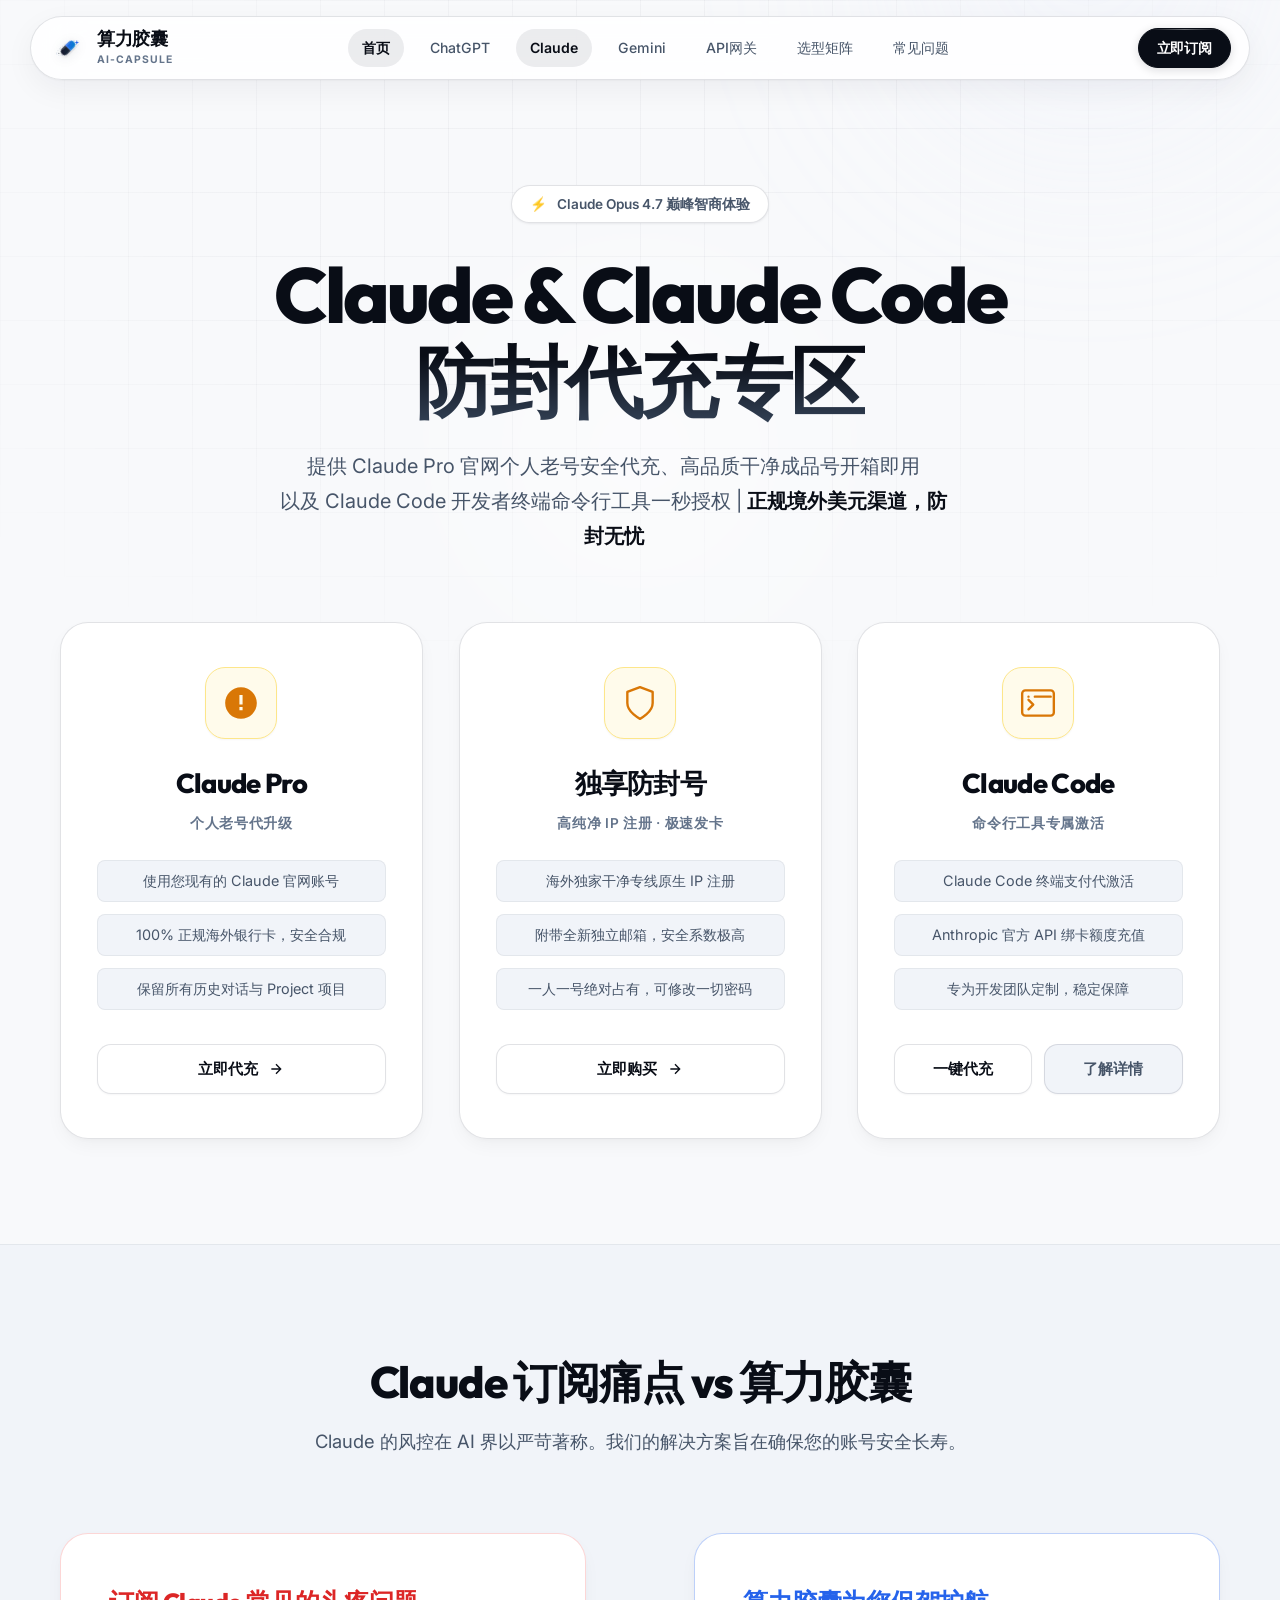
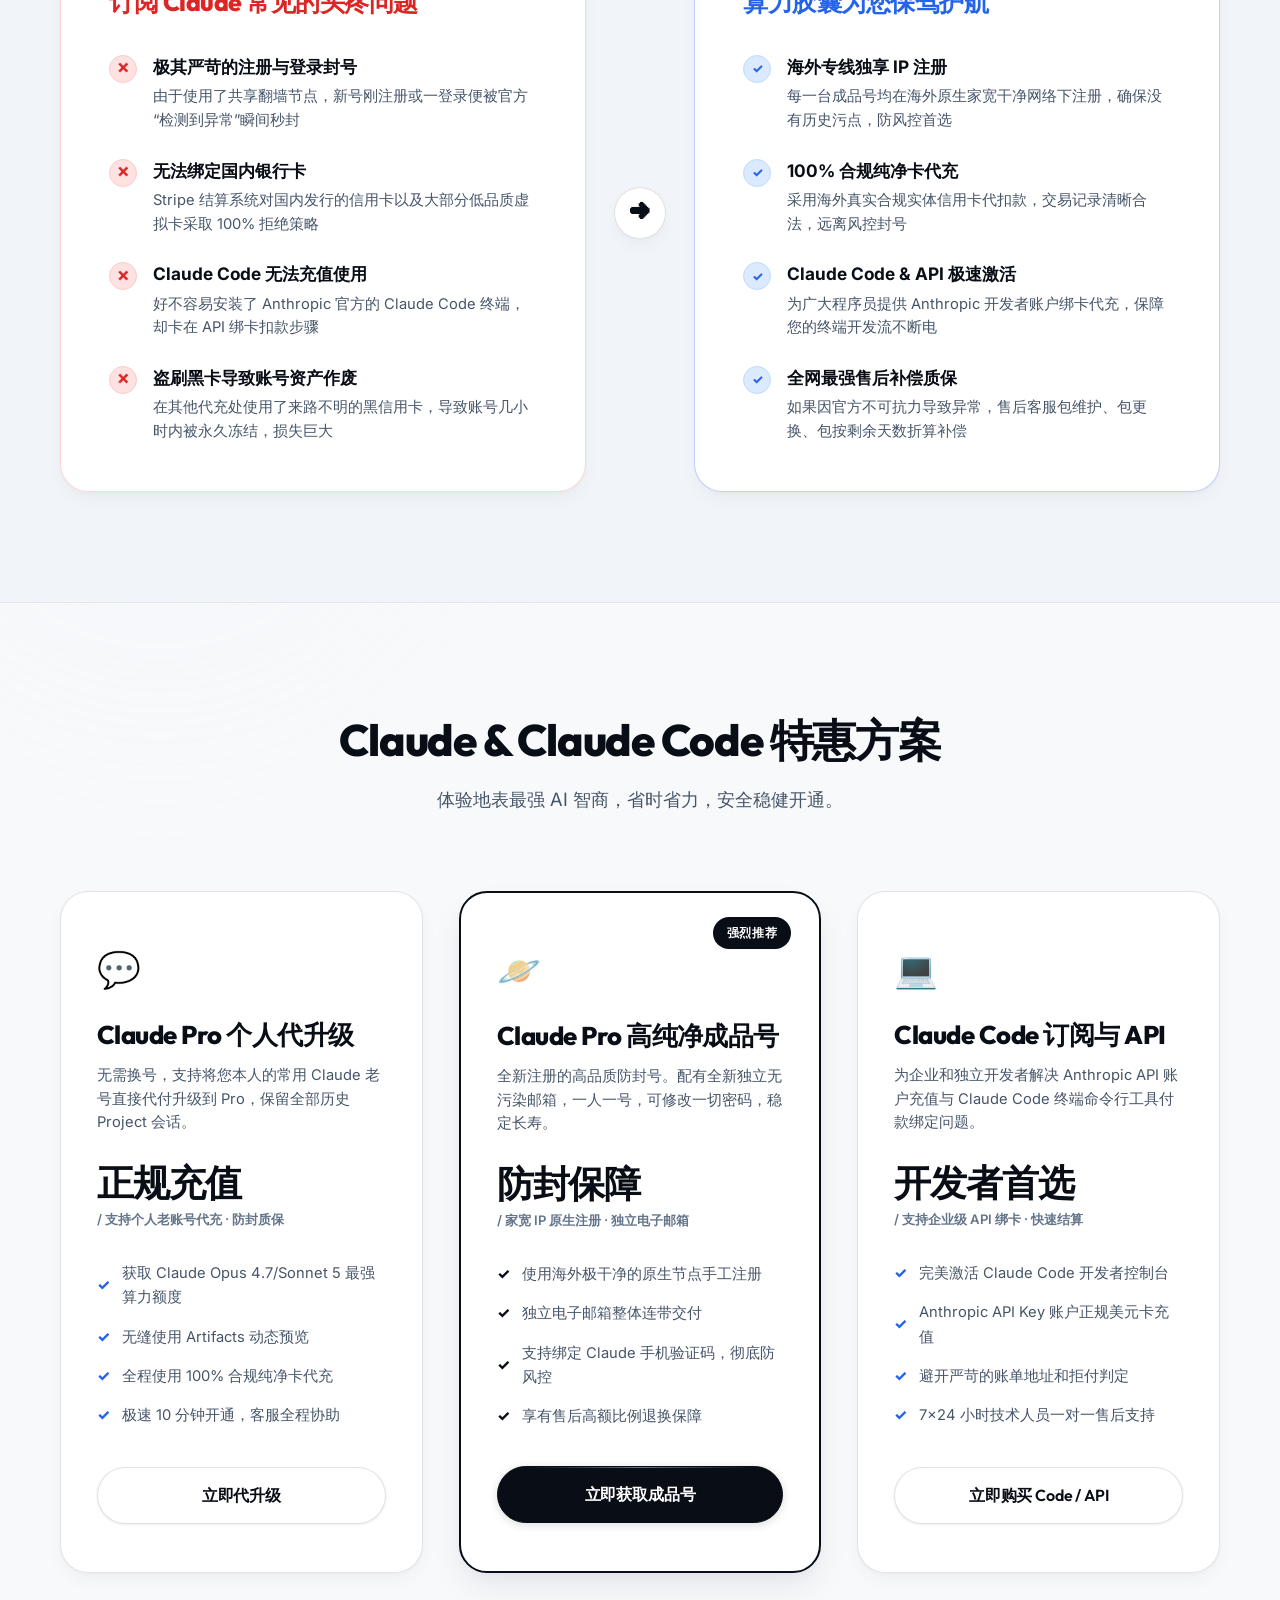
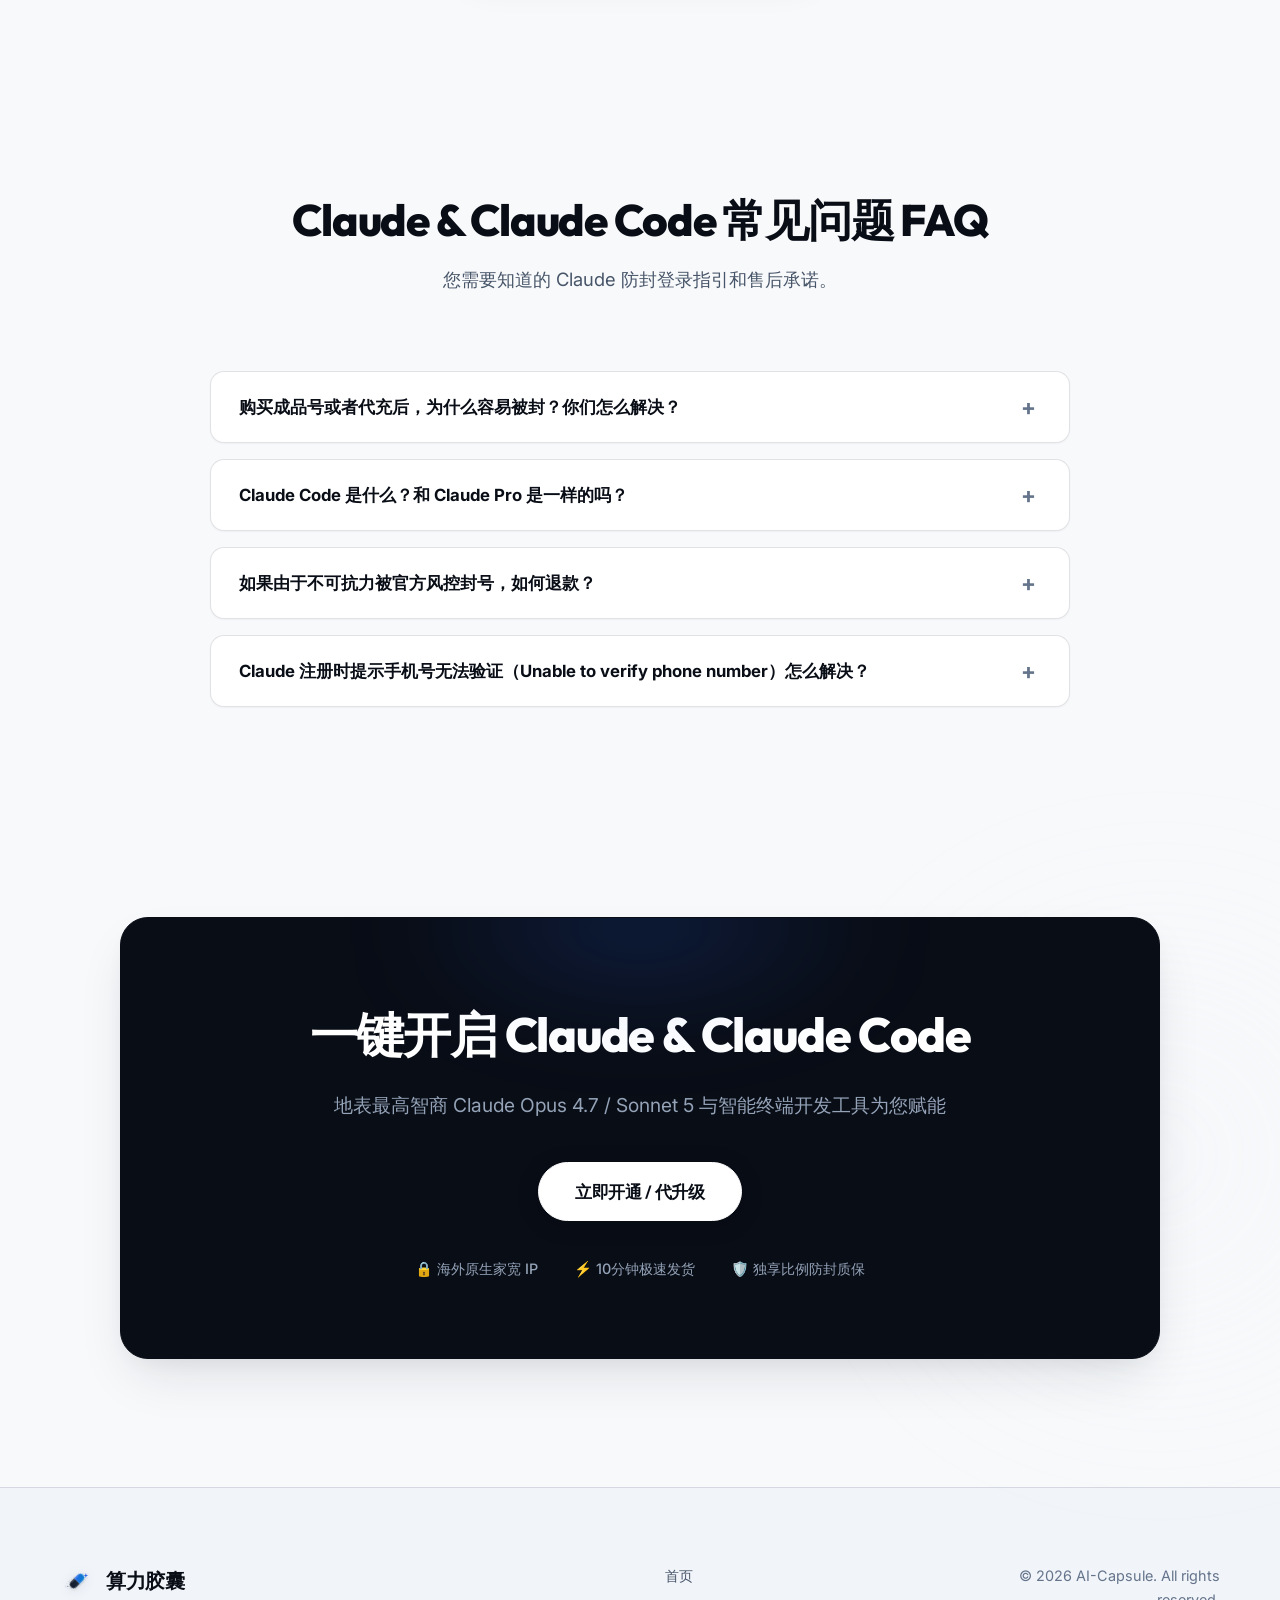
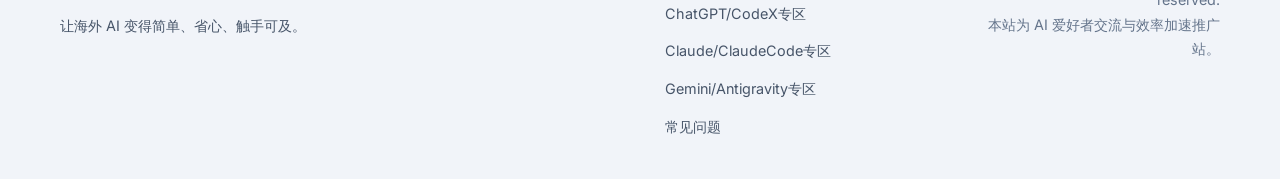
<file: claude-claudecode.html>
<!DOCTYPE html>
<html lang="zh-CN">
<head>
  <meta charset="UTF-8">
  <meta name="viewport" content="width=device-width, initial-scale=1.0">
  <title>Claude Pro 购买与账号代充 | Claude Code 开发者工具订阅服务 - 算力胶囊</title>
  <meta name="description" content="算力胶囊提供正规安全的 Claude Pro 账号订阅代充及独享成品号购买。同时支持最新 Claude Code 终端命令行辅助开发工具开通，稳定防封，7x24小时专属售后。">
  <meta name="keywords" content="Claude购买, Claude Pro代充, Claude Code订阅, Claude账号代充, Claude Opus 4.7 / Sonnet 5, 算力胶囊">
  <link rel="canonical" href="https://ai.gongsi.one/claude-claudecode.html">
  <meta name="google-site-verification" content="40HwvsbIyEmHrTgO-IqGjqttk_hPKlVkcfGM-utHeZg" />
  
  <!-- Open Graph / Facebook -->
  <meta property="og:type" content="website">
  <meta property="og:url" content="https://ai.gongsi.one/claude-claudecode.html">
  <meta property="og:title" content="Claude Pro 购买与账号代充 | Claude Code 开发者工具订阅服务 - 算力胶囊">
  <meta property="og:description" content="算力胶囊提供正规安全的 Claude Pro 账号订阅代充及独享成品号购买。同时支持最新 Claude Code 终端命令行辅助开发工具开通，稳定防封，7x24小时专属售后。">
  <meta property="og:image" content="https://ai.gongsi.one/images/logo.svg">

  <!-- Twitter -->
  <meta property="twitter:card" content="summary_large_image">
  <meta property="twitter:url" content="https://ai.gongsi.one/claude-claudecode.html">
  <meta property="twitter:title" content="Claude Pro 购买与账号代充 | Claude Code 开发者工具订阅服务 - 算力胶囊">
  <meta property="twitter:description" content="算力胶囊提供正规安全的 Claude Pro 账号订阅代充及独享成品号购买。同时支持最新 Claude Code 终端命令行辅助开发工具开通，稳定防封，7x24小时专属售后。">
  <meta property="twitter:image" content="https://ai.gongsi.one/images/logo.svg">

  <!-- JSON-LD 结构化数据 -->
  <script type="application/ld+json">
  {
    "@context": "https://schema.org",
    "@type": "Product",
    "name": "Claude Pro 订阅与代充值服务",
    "image": "https://ai.gongsi.one/images/logo.svg",
    "description": "算力胶囊提供正规安全的 Claude Pro 账号订阅代充及独享成品号购买，防封质保，极速开通。",
    "brand": {
      "@type": "Brand",
      "name": "算力胶囊"
    },
    "offers": {
      "@type": "AggregateOffer",
      "priceCurrency": "CNY",
      "lowPrice": "130.00",
      "highPrice": "160.00",
      "offerCount": "3",
      "offers": [
        {
          "@type": "Offer",
          "name": "Claude Pro 个人老号代升级",
          "price": "145.00",
          "priceCurrency": "CNY",
          "availability": "https://schema.org/InStock",
          "url": "https://ai.gongsi.one/claude-claudecode.html"
        },
        {
          "@type": "Offer",
          "name": "Claude Pro 独享成品号",
          "price": "150.00",
          "priceCurrency": "CNY",
          "availability": "https://schema.org/InStock",
          "url": "https://ai.gongsi.one/claude-claudecode.html"
        }
      ]
    }
  }
  </script>
  <script type="application/ld+json">
  {
    "@context": "https://schema.org",
    "@type": "BreadcrumbList",
    "itemListElement": [{
      "@type": "ListItem",
      "position": 1,
      "name": "首页",
      "item": "https://ai.gongsi.one/"
    },{
      "@type": "ListItem",
      "position": 2,
      "name": "Claude & Claude Code 专区",
      "item": "https://ai.gongsi.one/claude-claudecode.html"
    }]
  }
  </script>
  <script type="application/ld+json">
  {
    "@context": "https://schema.org",
    "@type": "FAQPage",
    "mainEntity": [
      {
        "@type": "Question",
        "name": "购买成品号或者代充后，为什么容易被封？你们怎么解决？",
        "acceptedAnswer": {
          "@type": "Answer",
          "text": "Claude 对网络节点的纯净度判定极度严苛。很多时候被封号是因为登录时使用了“共享”或低质量的代理工具，而不是支付问题。对此，我们提供成品号采用的是海外家宽原生 IP 手工申请，从源头上做到了干干净净。另外我们开通后会为您提供一份详细的【防封登录指南】，教您如何稳定使用。"
        }
      },
      {
        "@type": "Question",
        "name": "Claude Code 是什么？和 Claude Pro 是一样的吗？",
        "acceptedAnswer": {
          "@type": "Answer",
          "text": "不一样。Claude Pro 是官方网页端的订阅服务；而 Claude Code 是 Anthropic 官方推出的一款运行在本地终端命令行中的强悍代码助手，它使用的是 Anthropic API 接口计费。我们同时支持网页端 Claude Pro 的代升级，以及开发者 API 充值绑卡，以帮助您在本地终端中无阻碍激活 Claude Code。"
        }
      },
      {
        "@type": "Question",
        "name": "如果由于不可抗力被官方风控封号，如何退款？",
        "acceptedAnswer": {
          "@type": "Answer",
          "text": "我们承诺对所有售出的 Claude 订阅享有质保。如果在质保期内账号因为官方不可抗力环境判定异常封号，我们会按照订阅天数比例为您折算退款，或者以最低成本换发新的原生防封号，对每位顾客的资金安全负责到底。"
        }
      },
      {
        "@type": "Question",
        "name": "Claude 注册时提示手机号无法验证（Unable to verify phone number）怎么解决？",
        "acceptedAnswer": {
          "@type": "Answer",
          "text": "这是国内用户注册 Claude 最常遇到的风控障碍，许多接码平台的虚拟号码已被 Anthropic 列入黑名单。算力胶囊提供的独享防封号，均由海外专线物理家宽网络纯手工申请，并绑定真实的海外实体电话卡完成验证。您也可以下单由客服协助您完成个人老号的二步验证与开通。"
        }
      }
    ]
  }
  </script>
  
  <!-- Google Fonts -->
  <link rel="preconnect" href="https://fonts.googleapis.com">
  <link rel="preconnect" href="https://fonts.gstatic.com" crossorigin>
  <link href="https://fonts.googleapis.com/css2?family=Inter:wght@300;400;500;600;700;800&family=Outfit:wght@300;400;500;600;700;800&display=swap" rel="stylesheet">
  
  <!-- CSS 样式引入 -->
  <link rel="preload" href="css/style.css" as="style">
  <link rel="stylesheet" href="css/style.css">
  
  <!-- Favicon -->
  <link rel="icon" href="images/logo.svg" type="image/svg+xml">
</head>
<body>

  <!-- 几何网格极客背景与流光光晕 -->
  <div class="cyber-grid-overlay"></div>
  <div class="bg-glow bg-glow-1"></div>
  <div class="bg-glow bg-glow-2"></div>
  <div class="bg-glow bg-glow-3"></div>

  <!-- 顶部导航栏 (悬浮灵动胶囊导航) -->
  <header class="header">
    <div class="header-container">
      <a href="index.html" class="logo">
        <img src="images/logo.svg" alt="算力胶囊 Logo" class="logo-img">
        <div class="logo-text">
          <span class="logo-title">算力胶囊</span>
          <span class="logo-subtitle">AI-CAPSULE</span>
        </div>
      </a>
      <nav class="nav-menu">
        <a href="index.html#hero" class="nav-link">首页</a>
        <a href="chatgpt-codex.html" class="nav-link">ChatGPT</a>
        <a href="claude-claudecode.html" class="nav-link active">Claude</a>
        <a href="gemini-antigravity.html" class="nav-link">Gemini</a>
        <a href="api-relay.html" class="nav-link">API网关</a>
        <a href="index.html#matrix" class="nav-link">选型矩阵</a>
        <a href="index.html#faq" class="nav-link">常见问题</a>
      </nav>
      <div class="header-actions">
        <a href="https://pay.ldxp.cn/shop/CapAI" target="_blank" rel="noopener noreferrer" class="btn btn-primary btn-sm btn-glow-border" title="前往算力胶囊官方店铺订阅 Claude 与 Claude Code 服务">
          <span>立即订阅</span>
        </a>
      </div>
      <!-- 移动端菜单按钮 -->
      <button class="mobile-nav-toggle" aria-label="Toggle menu">
        <span class="bar"></span>
        <span class="bar"></span>
        <span class="bar"></span>
      </button>
    </div>
  </header>

  <!-- Hero 首屏区域 -->
  <section id="hero" class="hero-section">
    <div class="container hero-container">
      <div class="hero-content animate-fade-in">
        <div class="badge-capsule">
          <span class="badge-icon">⚡</span>
          <span>Claude Opus 4.7 巅峰智商体验</span>
        </div>
        <h1 class="hero-title">
          Claude & Claude Code<br>
          <span class="gradient-text">防封代充专区</span>
        </h1>
        <p class="hero-desc">
          提供 Claude Pro 官网个人老号安全代充、高品质干净成品号开箱即用<br>
          以及 Claude Code 开发者终端命令行工具一秒授权 | <strong>正规境外美元渠道，防封无忧</strong>
        </p>
      </div>

      <!-- 三大服务展示卡片 (3D 悬浮视差) -->
      <div class="hero-cards-grid">
        <!-- Claude Pro 个人代充 -->
        <div class="model-card card-claude" data-tilt>
          <div class="card-glow"></div>
          <div class="card-content">
            <div class="model-logo-wrapper">
              <svg class="model-logo" viewBox="0 0 24 24" fill="currentColor" xmlns="http://www.w3.org/2000/svg">
                <path d="M12 2C6.48 2 2 6.48 2 12s4.48 10 10 10 10-4.48 10-10S17.52 2 12 2zm1 14.5h-2v-2h2v2zm0-3.5h-2V7h2v6z"/>
              </svg>
            </div>
            <h3 class="model-name">Claude Pro</h3>
            <p class="model-tier">个人老号代升级</p>
            <div class="model-features">
              <span>使用您现有的 Claude 官网账号</span>
              <span>100% 正规海外银行卡，安全合规</span>
              <span>保留所有历史对话与 Project 项目</span>
            </div>
            <a href="https://pay.ldxp.cn/shop/CapAI" target="_blank" rel="noopener noreferrer" class="model-btn" title="立即代充个人老账号 Claude Pro">
              <span>立即代充</span>
              <svg class="arrow-icon" viewBox="0 0 24 24" fill="none" stroke="currentColor" stroke-width="2">
                <path d="M5 12h14M12 5l7 7-7 7"/>
              </svg>
            </a>
          </div>
        </div>

        <!-- 独享高纯净号 -->
        <div class="model-card card-claude" data-tilt>
          <div class="card-glow"></div>
          <div class="card-content">
            <div class="model-logo-wrapper">
              <svg class="model-logo" viewBox="0 0 24 24" fill="none" stroke="currentColor" stroke-width="1.5" stroke-linecap="round" stroke-linejoin="round">
                <path d="M12 22s8-4 8-10V5l-8-3-8 3v7c0 6 8 10 8 10z"/>
              </svg>
            </div>
            <h3 class="model-name">独享防封号</h3>
            <p class="model-tier">高纯净 IP 注册 · 极速发卡</p>
            <div class="model-features">
              <span>海外独家干净专线原生 IP 注册</span>
              <span>附带全新独立邮箱，安全系数极高</span>
              <span>一人一号绝对占有，可修改一切密码</span>
            </div>
            <a href="https://pay.ldxp.cn/shop/CapAI" target="_blank" rel="noopener noreferrer" class="model-btn" title="立即获取高纯净 Claude Pro 成品号">
              <span>立即购买</span>
              <svg class="arrow-icon" viewBox="0 0 24 24" fill="none" stroke="currentColor" stroke-width="2">
                <path d="M5 12h14M12 5l7 7-7 7"/>
              </svg>
            </a>
          </div>
        </div>

        <!-- Claude Code 代开通 -->
        <div class="model-card card-claude" data-tilt>
          <div class="card-glow"></div>
          <div class="card-content">
            <div class="model-logo-wrapper">
              <svg class="model-logo" viewBox="0 0 24 24" fill="none" stroke="currentColor" stroke-width="1.5" stroke-linecap="round" stroke-linejoin="round">
                <rect x="2" y="4" width="20" height="16" rx="2" ry="2"/>
                <line x1="6" y1="8" x2="6" y2="8.01"/>
                <line x1="10" y1="8" x2="20" y2="8"/>
                <polyline points="6 16 9 13 6 10"/>
              </svg>
            </div>
            <h3 class="model-name">Claude Code</h3>
            <p class="model-tier">命令行工具专属激活</p>
            <div class="model-features">
              <span>Claude Code 终端支付代激活</span>
              <span>Anthropic 官方 API 绑卡额度充值</span>
              <span>专为开发团队定制，稳定保障</span>
            </div>
            <div class="model-btn-group">
              <a href="https://pay.ldxp.cn/shop/CapAI" target="_blank" rel="noopener noreferrer" class="model-btn" title="立即代充及开通 Claude Code 命令行开发工具">
                <span>一键代充</span>
              </a>
              <a href="claude-api.html" class="model-btn model-btn-secondary" title="查看 Claude API 及中转服务详情">
                <span>了解详情</span>
              </a>
            </div>
          </div>
        </div>
      </div>
    </div>
  </section>

  <!-- 痛点与解决方案对比区 -->
  <section class="troubles-section">
    <div class="container">
      <div class="section-header animate-scroll-fade">
        <h2 class="section-title">Claude 订阅痛点 vs 算力胶囊</h2>
        <p class="section-desc">Claude 的风控在 AI 界以严苛著称。我们的解决方案旨在确保您的账号安全长寿。</p>
      </div>

      <div class="contrast-wrapper animate-scroll-fade">
        <!-- 困扰痛点 (左) -->
        <div class="contrast-box painpoints-box">
          <h3 class="contrast-box-title">订阅 Claude 常见的头疼问题</h3>
          <ul class="contrast-list">
            <li class="contrast-item">
              <span class="icon-indicator err">✕</span>
              <div class="contrast-text">
                <h4>极其严苛的注册与登录封号</h4>
                <p>由于使用了共享翻墙节点，新号刚注册或一登录便被官方“检测到异常”瞬间秒封</p>
              </div>
            </li>
            <li class="contrast-item">
              <span class="icon-indicator err">✕</span>
              <div class="contrast-text">
                <h4>无法绑定国内银行卡</h4>
                <p>Stripe 结算系统对国内发行的信用卡以及大部分低品质虚拟卡采取 100% 拒绝策略</p>
              </div>
            </li>
            <li class="contrast-item">
              <span class="icon-indicator err">✕</span>
              <div class="contrast-text">
                <h4>Claude Code 无法充值使用</h4>
                <p>好不容易安装了 Anthropic 官方的 Claude Code 终端，却卡在 API 绑卡扣款步骤</p>
              </div>
            </li>
            <li class="contrast-item">
              <span class="icon-indicator err">✕</span>
              <div class="contrast-text">
                <h4>盗刷黑卡导致账号资产作废</h4>
                <p>在其他代充处使用了来路不明的黑信用卡，导致账号几小时内被永久冻结，损失巨大</p>
              </div>
            </li>
          </ul>
        </div>

        <!-- 对比中间的转换指示器 -->
        <div class="contrast-arrow">
          <div class="arrow-pill">
            <span class="arrow-icon-neon">➜</span>
          </div>
        </div>

        <!-- 我们的解决方案 (右) -->
        <div class="contrast-box solutions-box">
          <h3 class="contrast-box-title">算力胶囊为您保驾护航</h3>
          <ul class="contrast-list">
            <li class="contrast-item">
              <span class="icon-indicator ok">✓</span>
              <div class="contrast-text">
                <h4>海外专线独享 IP 注册</h4>
                <p>每一台成品号均在海外原生家宽干净网络下注册，确保没有历史污点，防风控首选</p>
              </div>
            </li>
            <li class="contrast-item">
              <span class="icon-indicator ok">✓</span>
              <div class="contrast-text">
                <h4>100% 合规纯净卡代充</h4>
                <p>采用海外真实合规实体信用卡代扣款，交易记录清晰合法，远离风控封号</p>
              </div>
            </li>
            <li class="contrast-item">
              <span class="icon-indicator ok">✓</span>
              <div class="contrast-text">
                <h4>Claude Code & API 极速激活</h4>
                <p>为广大程序员提供 Anthropic 开发者账户绑卡代充，保障您的终端开发流不断电</p>
              </div>
            </li>
            <li class="contrast-item">
              <span class="icon-indicator ok">✓</span>
              <div class="contrast-text">
                <h4>全网最强售后补偿质保</h4>
                <p>如果因官方不可抗力导致异常，售后客服包维护、包更换、包按剩余天数折算补偿</p>
              </div>
            </li>
          </ul>
        </div>
      </div>
    </div>
  </section>

  <!-- 特惠订阅直通车区域 -->
  <section class="products-section">
    <div class="container">
      <div class="section-header animate-scroll-fade">
        <h2 class="section-title">Claude & Claude Code 特惠方案</h2>
        <p class="section-desc">体验地表最强 AI 智商，省时省力，安全稳健开通。</p>
      </div>

      <div class="pricing-grid animate-scroll-fade">
        <!-- Claude Pro 代充 -->
        <div class="price-card">
          <div class="price-header">
            <span class="price-icon">💬</span>
            <h3>Claude Pro 个人代升级</h3>
            <p class="price-desc">无需换号，支持将您本人的常用 Claude 老号直接代付升级到 Pro，保留全部历史 Project 会话。</p>
          </div>
          <div class="price-details">
            <span class="price-amount">正规充值</span>
            <span class="price-period">/ 支持个人老账号代充 · 防封质保</span>
          </div>
          <ul class="price-features">
            <li><span>✓</span> 获取 Claude Opus 4.7/Sonnet 5 最强算力额度</li>
            <li><span>✓</span> 无缝使用 Artifacts 动态预览</li>
            <li><span>✓</span> 全程使用 100% 合规纯净卡代充</li>
            <li><span>✓</span> 极速 10 分钟开通，客服全程协助</li>
          </ul>
          <a href="https://pay.ldxp.cn/shop/CapAI" target="_blank" rel="noopener noreferrer" class="btn btn-secondary btn-full" title="立即升级个人老账号为 Claude Pro 会员">
            <span>立即代升级</span>
          </a>
        </div>

        <!-- 独享成品号 -->
        <div class="price-card highlight-card">
          <div class="badge-hot">强烈推荐</div>
          <div class="price-header">
            <span class="price-icon">🪐</span>
            <h3>Claude Pro 高纯净成品号</h3>
            <p class="price-desc">全新注册的高品质防封号。配有全新独立无污染邮箱，一人一号，可修改一切密码，稳定长寿。</p>
          </div>
          <div class="price-details">
            <span class="price-amount">防封保障</span>
            <span class="price-period">/ 家宽 IP 原生注册 · 独立电子邮箱</span>
          </div>
          <ul class="price-features">
            <li><span>✓</span> 使用海外极干净的原生节点手工注册</li>
            <li><span>✓</span> 独立电子邮箱整体连带交付</li>
            <li><span>✓</span> 支持绑定 Claude 手机验证码，彻底防风控</li>
            <li><span>✓</span> 享有售后高额比例退换保障</li>
          </ul>
          <a href="https://pay.ldxp.cn/shop/CapAI" target="_blank" rel="noopener noreferrer" class="btn btn-primary btn-full btn-glow" title="立即购买带有独立邮箱的高纯净 Claude Pro 原生防封账号">
            <span>立即获取成品号</span>
          </a>
        </div>

        <!-- Claude Code / API 充值 -->
        <div class="price-card">
          <div class="price-header">
            <span class="price-icon">💻</span>
            <h3>Claude Code 订阅与 API</h3>
            <p class="price-desc">为企业和独立开发者解决 Anthropic API 账户充值与 Claude Code 终端命令行工具付款绑定问题。</p>
          </div>
          <div class="price-details">
            <span class="price-amount">开发者首选</span>
            <span class="price-period">/ 支持企业级 API 绑卡 · 快速结算</span>
          </div>
          <ul class="price-features">
            <li><span>✓</span> 完美激活 Claude Code 开发者控制台</li>
            <li><span>✓</span> Anthropic API Key 账户正规美元卡充值</li>
            <li><span>✓</span> 避开严苛的账单地址和拒付判定</li>
            <li><span>✓</span> 7x24 小时技术人员一对一售后支持</li>
          </ul>
          <a href="https://pay.ldxp.cn/shop/CapAI" target="_blank" rel="noopener noreferrer" class="btn btn-secondary btn-full" title="立即开通 Claude Code 或代充 Anthropic API">
            <span>立即购买 Code / API</span>
          </a>
        </div>
      </div>
    </div>
  </section>

  <!-- FAQ 常见问题 -->
  <section class="faq-section">
    <div class="container">
      <div class="section-header animate-scroll-fade">
        <h2 class="section-title">Claude & Claude Code 常见问题 FAQ</h2>
        <p class="section-desc">您需要知道的 Claude 防封登录指引和售后承诺。</p>
      </div>

      <div class="faq-accordion animate-scroll-fade">
        <div class="faq-item">
          <button class="faq-question">
            <span>购买成品号或者代充后，为什么容易被封？你们怎么解决？</span>
            <span class="faq-icon">+</span>
          </button>
          <div class="faq-answer">
            <p>Claude 对网络节点的纯净度判定极度严苛。很多时候被封号是因为登录时使用了“共享”或低质量的代理工具，而不是支付问题。对此，我们提供成品号采用的是海外家宽原生 IP 手工申请，从源头上做到了干干净净。另外我们开通后会为您提供一份详细的【防封登录指南】，教您如何稳定使用。</p>
          </div>
        </div>

        <div class="faq-item">
          <button class="faq-question">
            <span>Claude Code 是什么？和 Claude Pro 是一样的吗？</span>
            <span class="faq-icon">+</span>
          </button>
          <div class="faq-answer">
            <p>不一样。Claude Pro 是官方网页端的订阅服务；而 Claude Code 是 Anthropic 官方推出的一款运行在本地终端命令行中的强悍代码助手，它使用的是 Anthropic API 接口计费。我们同时支持网页端 Claude Pro 的代升级，以及开发者 API 充值绑卡，以帮助您在本地终端中无阻碍激活 Claude Code。</p>
          </div>
        </div>

        <div class="faq-item">
          <button class="faq-question">
            <span>如果由于不可抗力被官方风控封号，如何退款？</span>
            <span class="faq-icon">+</span>
          </button>
          <div class="faq-answer">
            <p>我们承诺对所有售出的 Claude 订阅享有质保。如果在质保期内账号因为官方不可抗力环境判定异常封号，我们会按照订阅天数比例为您折算退款，或者以最低成本换发新的原生防封号，对每位顾客的资金安全负责到底。</p>
          </div>
        </div>

        <div class="faq-item">
          <button class="faq-question">
            <span>Claude 注册时提示手机号无法验证（Unable to verify phone number）怎么解决？</span>
            <span class="faq-icon">+</span>
          </button>
          <div class="faq-answer">
            <p>这是国内用户注册 Claude 最常遇到的风控障碍，许多接码平台的虚拟号码已被 Anthropic 列入黑名单。算力胶囊提供的独享防封号，均由海外专线物理家宽网络纯手工申请，并绑定真实的海外实体电话卡完成验证。您也可以下单由客服协助您完成个人老号的二步验证与开通。</p>
          </div>
        </div>
      </div>
    </div>
  </section>

  <!-- CTA 行动召唤区域 -->
  <section class="cta-section">
    <div class="container cta-container animate-scroll-fade">
      <div class="cta-glow"></div>
      <h2 class="cta-title">一键开启 Claude & Claude Code</h2>
      <p class="cta-desc">地表最高智商 Claude Opus 4.7 / Sonnet 5 与智能终端开发工具为您赋能</p>
      <a href="https://pay.ldxp.cn/shop/CapAI" target="_blank" rel="noopener noreferrer" class="btn btn-primary btn-lg btn-glow" title="立即升级 Claude Pro 会员或开通代充值服务">
        <span>立即开通 / 代升级</span>
      </a>
      <div class="cta-sub">
        <span>🔒 海外原生家宽 IP</span>
        <span>⚡ 10分钟极速发货</span>
        <span>🛡️ 独享比例防封质保</span>
      </div>
    </div>
  </section>

  <!-- 页脚 -->
  <footer class="footer">
    <div class="container footer-container">
      <div class="footer-brand">
        <a href="index.html" class="logo">
          <img src="images/logo.svg" alt="算力胶囊 Logo" class="logo-img" loading="lazy">
          <span class="logo-title" style="font-size: 1.25rem;">算力胶囊</span>
        </a>
        <p class="footer-moto">让海外 AI 变得简单、省心、触手可及。</p>
      </div>
      <div class="footer-links">
        <a href="index.html#hero">首页</a>
        <a href="chatgpt-codex.html">ChatGPT/CodeX专区</a>
        <a href="claude-claudecode.html">Claude/ClaudeCode专区</a>
        <a href="gemini-antigravity.html">Gemini/Antigravity专区</a>
        <a href="index.html#faq">常见问题</a>
      </div>
      <div class="footer-copyright">
        <p>&copy; 2026 AI-Capsule. All rights reserved. <br>本站为 AI 爱好者交流与效率加速推广站。</p>
      </div>
    </div>
  </footer>

  <!-- 移动端底部悬浮快捷胶囊 -->
  <div class="mobile-sticky-bar">
    <div class="mobile-sticky-info">
      <span class="beacon-dot"></span>
      <div class="mobile-sticky-text">
        <span class="mobile-sticky-title">Claude Pro 现货</span>
        <span class="mobile-sticky-sub">极速开通 · 售后保障</span>
      </div>
    </div>
    <a href="https://pay.ldxp.cn/shop/CapAI" target="_blank" rel="noopener noreferrer" class="btn btn-primary btn-sm">
      <span>立即开通</span>
    </a>
  </div>

  <!-- 引入动效 JS -->
  <script src="js/main.js"></script>
</body>
</html>
</file>
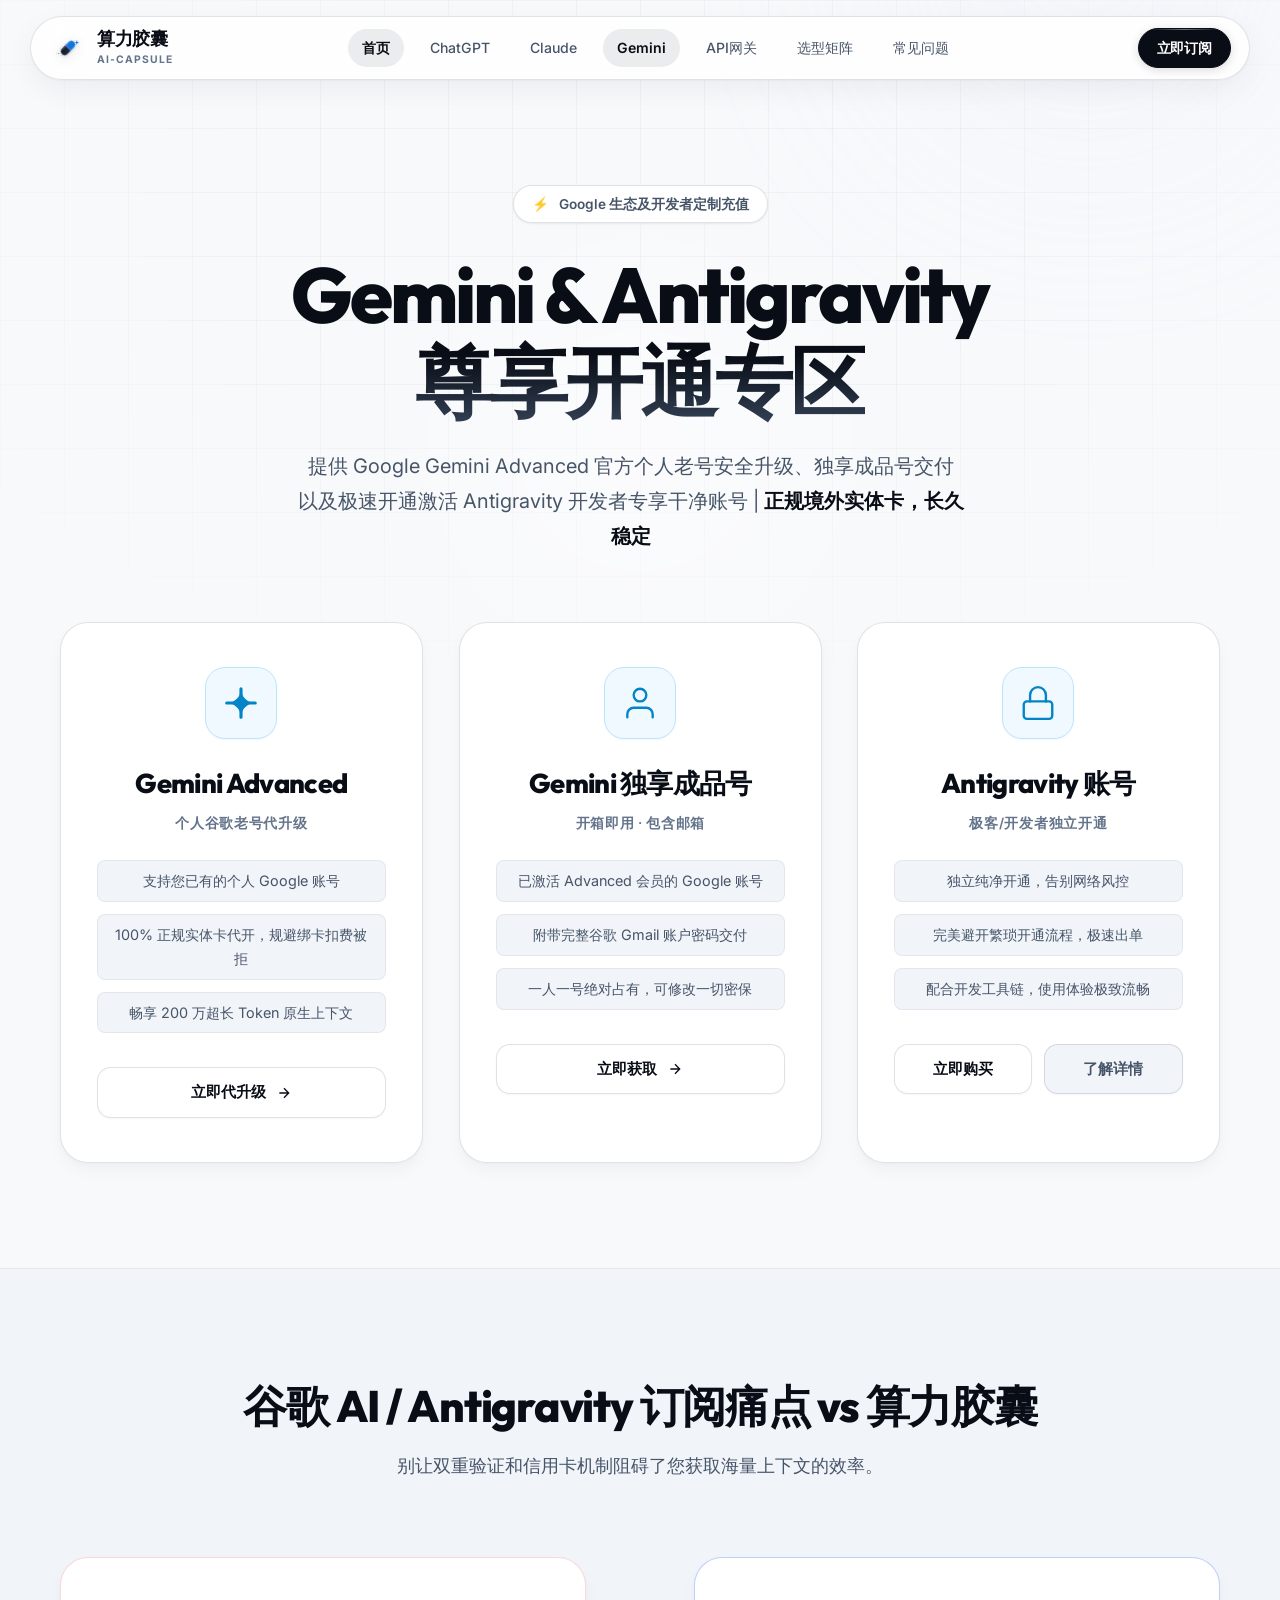
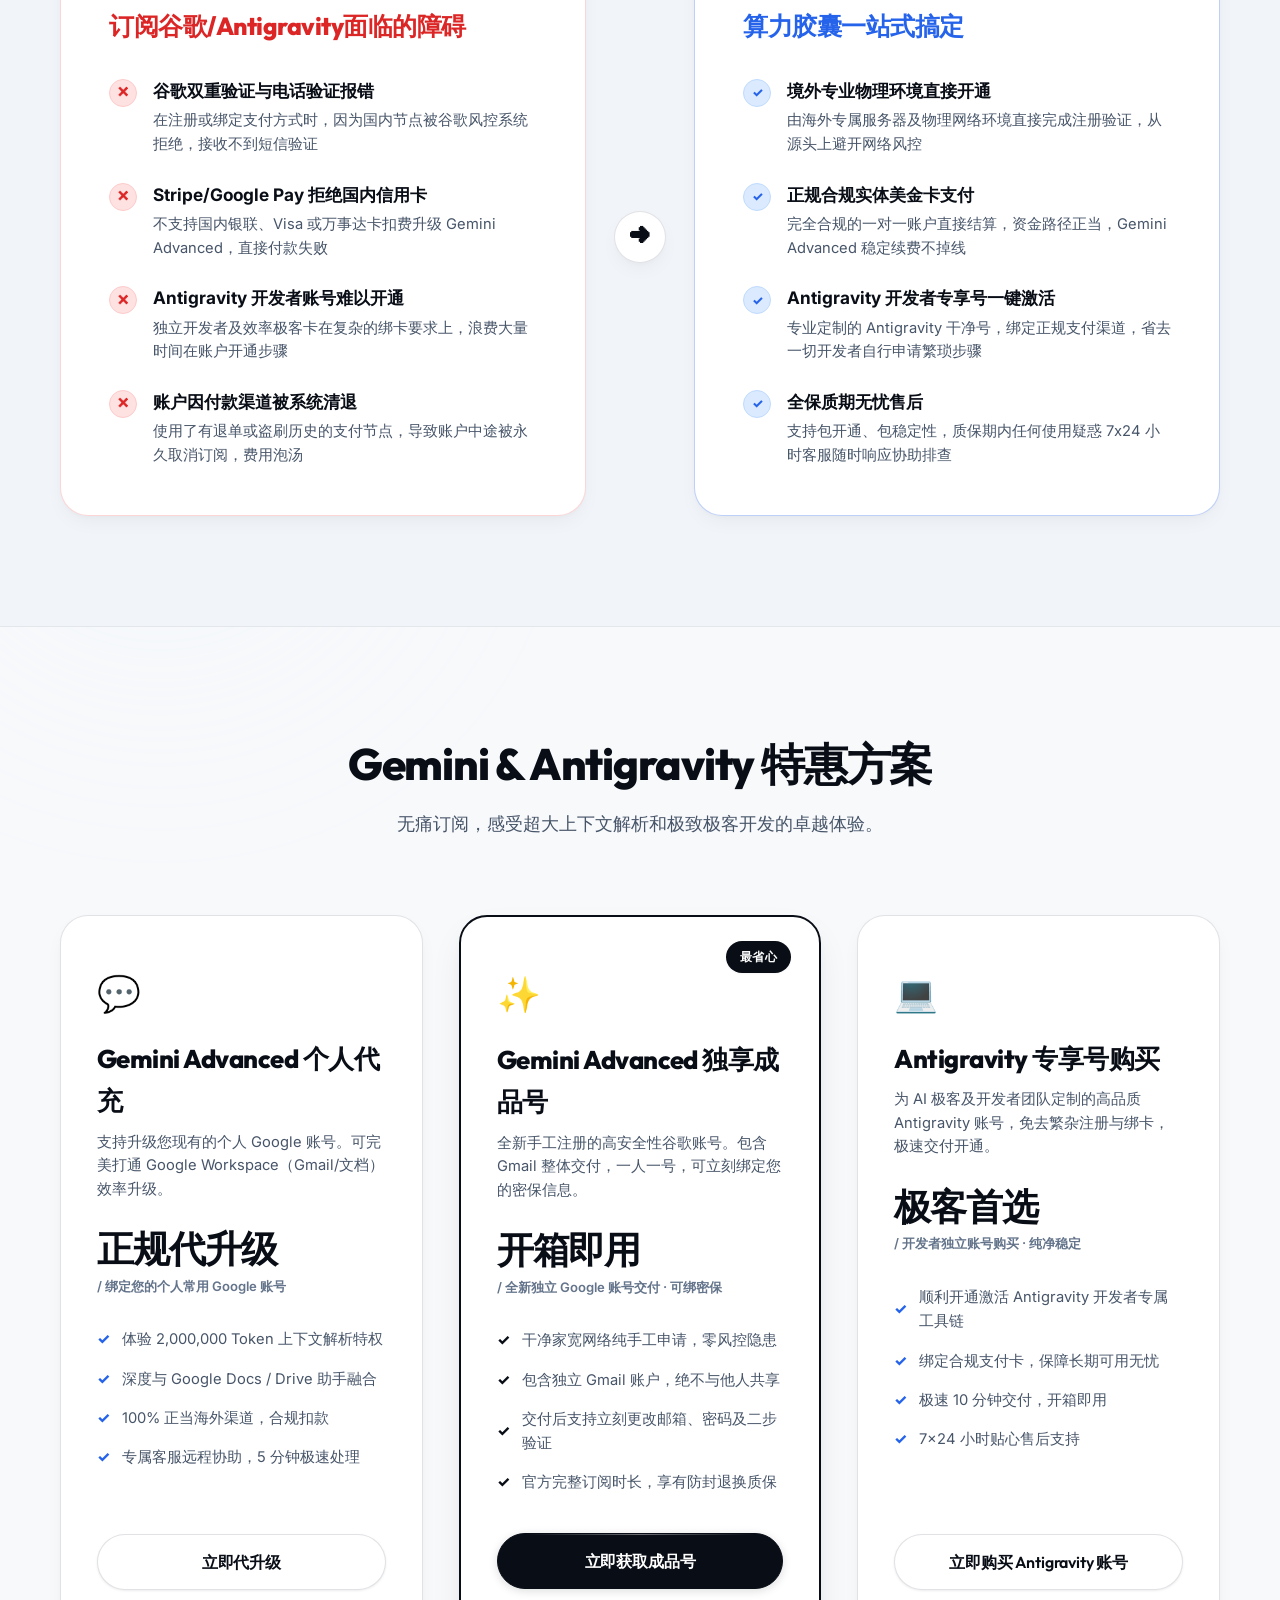
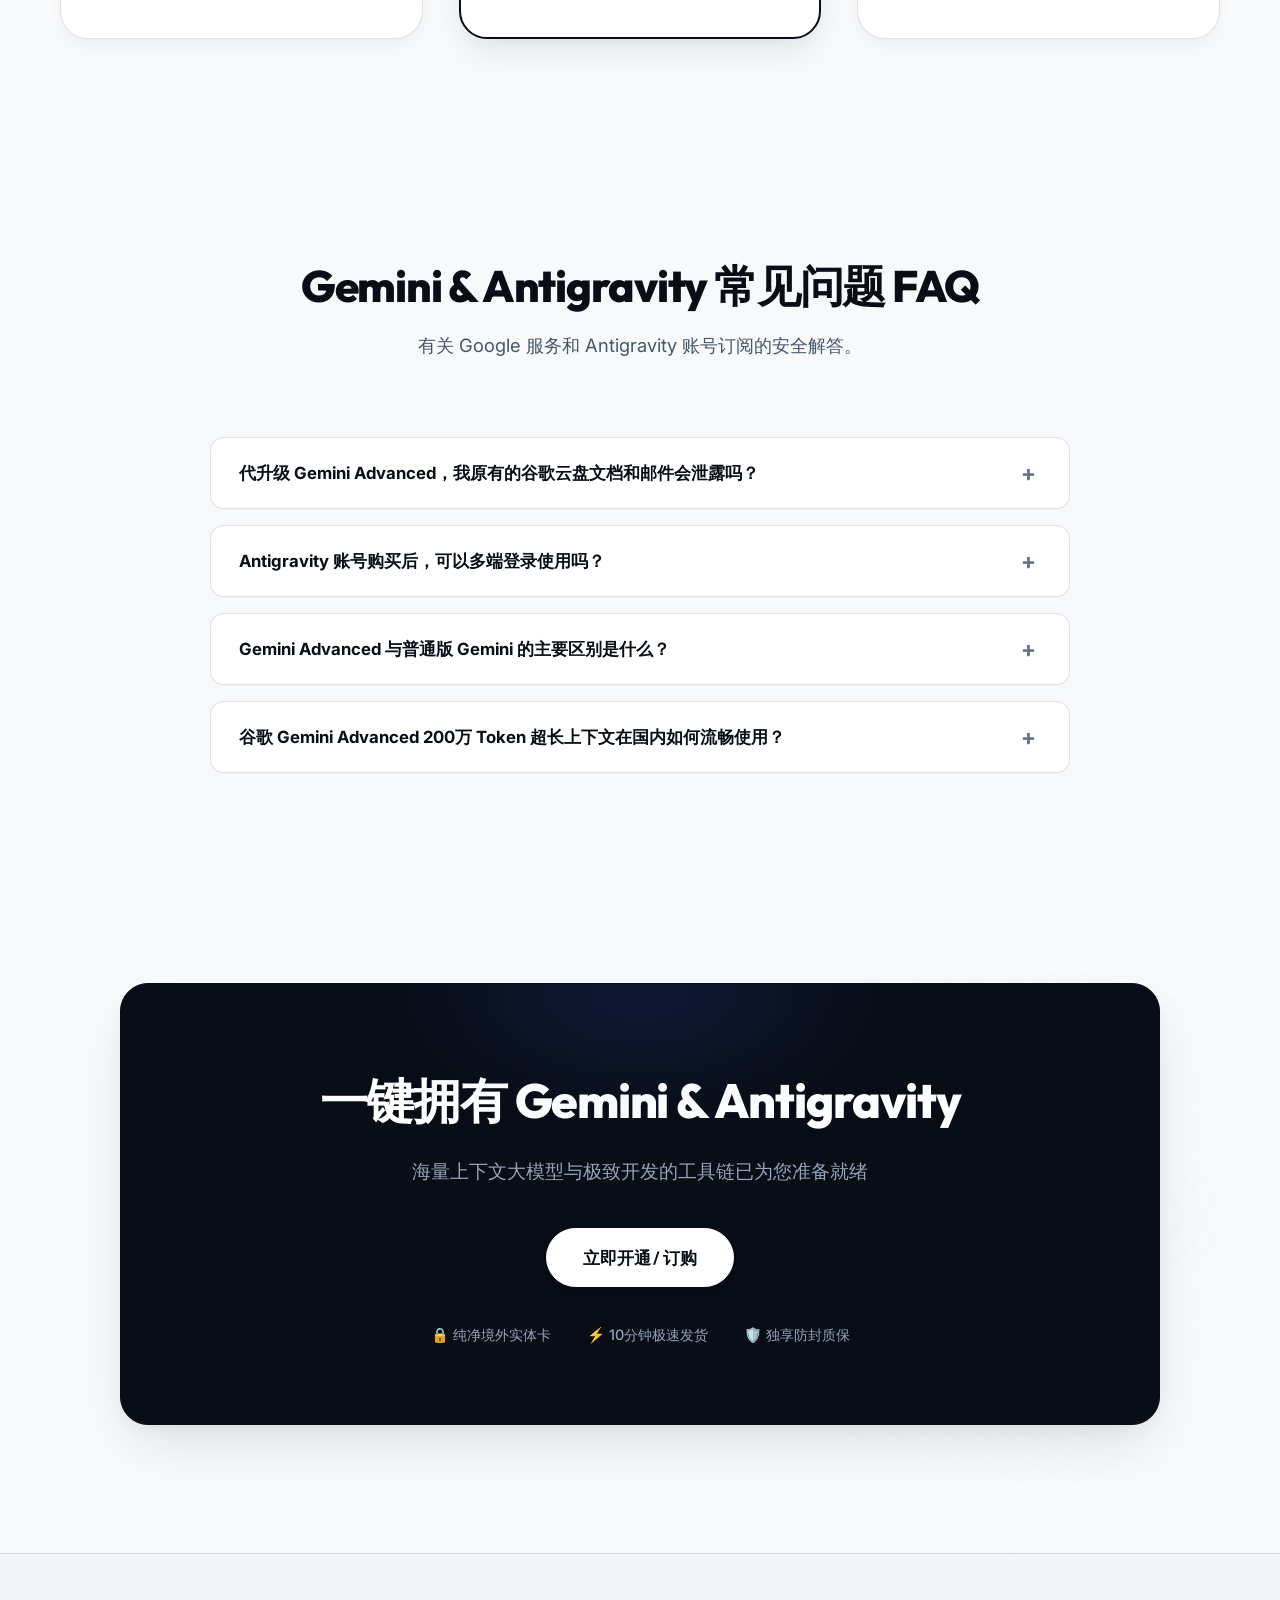
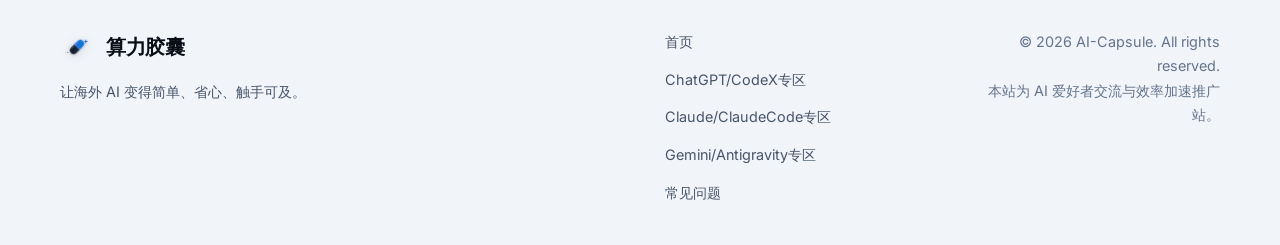
<file: gemini-antigravity.html>
<!DOCTYPE html>
<html lang="zh-CN">
<head>
  <meta charset="UTF-8">
  <meta name="viewport" content="width=device-width, initial-scale=1.0">
  <title>Gemini Advanced 订阅与 Google AI 充值 | Antigravity 账号购买服务 - 算力胶囊</title>
  <meta name="description" content="算力胶囊提供 Google Gemini Advanced 尊享版快速开充、Google AI Studio API 额度充值。同时支持 Antigravity 开发者高品质独享账号购买，安全防封，7x24小时售后。">
  <meta name="keywords" content="Gemini购买, Gemini Advanced订阅, Antigravity账号购买, Google AI代充, Gemini API充值, 算力胶囊">
  <link rel="canonical" href="https://ai.gongsi.one/gemini-antigravity.html">
  <meta name="google-site-verification" content="40HwvsbIyEmHrTgO-IqGjqttk_hPKlVkcfGM-utHeZg" />
  
  <!-- Open Graph / Facebook -->
  <meta property="og:type" content="website">
  <meta property="og:url" content="https://ai.gongsi.one/gemini-antigravity.html">
  <meta property="og:title" content="Gemini Advanced 订阅与 Google AI 充值 | Antigravity 账号购买服务 - 算力胶囊">
  <meta property="og:description" content="算力胶囊提供 Google Gemini Advanced 尊享版快速开充、Google AI Studio API 额度充值。同时支持 Antigravity 开发者高品质独享账号购买，安全防封，7x24小时售后。">
  <meta property="og:image" content="https://ai.gongsi.one/images/logo.svg">

  <!-- Twitter -->
  <meta property="twitter:card" content="summary_large_image">
  <meta property="twitter:url" content="https://ai.gongsi.one/gemini-antigravity.html">
  <meta property="twitter:title" content="Gemini Advanced 订阅与 Google AI 充值 | Antigravity 账号购买服务 - 算力胶囊">
  <meta property="twitter:description" content="算力胶囊提供 Google Gemini Advanced 尊享版快速开充、Google AI Studio API 额度充值。同时支持 Antigravity 开发者高品质独享账号购买，安全防封，7x24小时售后。">
  <meta property="twitter:image" content="https://ai.gongsi.one/images/logo.svg">

  <!-- JSON-LD 结构化数据 -->
  <script type="application/ld+json">
  {
    "@context": "https://schema.org",
    "@type": "Product",
    "name": "Gemini Advanced 订阅与 Antigravity 账号服务",
    "image": "https://ai.gongsi.one/images/logo.svg",
    "description": "算力胶囊提供 Google Gemini Advanced 尊享版快速开充、Google AI Studio API 额度充值，及 Antigravity 开发者独享账号购买，安全防封，极速发货。",
    "brand": {
      "@type": "Brand",
      "name": "算力胶囊"
    },
    "offers": {
      "@type": "AggregateOffer",
      "priceCurrency": "CNY",
      "lowPrice": "120.00",
      "highPrice": "160.00",
      "offerCount": "3",
      "offers": [
        {
          "@type": "Offer",
          "name": "Gemini Advanced 个人谷歌老号代升级",
          "price": "145.00",
          "priceCurrency": "CNY",
          "availability": "https://schema.org/InStock",
          "url": "https://ai.gongsi.one/gemini-antigravity.html"
        },
        {
          "@type": "Offer",
          "name": "Gemini Advanced 独享成品号",
          "price": "150.00",
          "priceCurrency": "CNY",
          "availability": "https://schema.org/InStock",
          "url": "https://ai.gongsi.one/gemini-antigravity.html"
        },
        {
          "@type": "Offer",
          "name": "Antigravity 专享号",
          "price": "130.00",
          "priceCurrency": "CNY",
          "availability": "https://schema.org/InStock",
          "url": "https://ai.gongsi.one/gemini-antigravity.html"
        }
      ]
    }
  }
  </script>
  <script type="application/ld+json">
  {
    "@context": "https://schema.org",
    "@type": "BreadcrumbList",
    "itemListElement": [{
      "@type": "ListItem",
      "position": 1,
      "name": "首页",
      "item": "https://ai.gongsi.one/"
    },{
      "@type": "ListItem",
      "position": 2,
      "name": "Gemini & Antigravity 专区",
      "item": "https://ai.gongsi.one/gemini-antigravity.html"
    }]
  }
  </script>
  <script type="application/ld+json">
  {
    "@context": "https://schema.org",
    "@type": "FAQPage",
    "mainEntity": [
      {
        "@type": "Question",
        "name": "代升级 Gemini Advanced，我原有的谷歌云盘文档和邮件会泄露吗？",
        "acceptedAnswer": {
          "@type": "Answer",
          "text": "绝对不会！我们为您开通代付采用的是正规合规的礼品卡或由您提供临时的账单代付链接方式。在升级期间，我们的客服决不索要您的云端资产隐私，也不需要进入您的 Gmail 等敏感服务。您的数据隐私将获得 Stripe 与 Google 官方加密机制的最高等级保护。"
        }
      },
      {
        "@type": "Question",
        "name": "Antigravity 账号购买后，可以多端登录使用吗？",
        "acceptedAnswer": {
          "@type": "Answer",
          "text": "可以的。我们售出的 Antigravity 账号为独立专享号，支持绑定多端客户端及 IDE 工具链。但在日常使用中，为确保账号免受官方“异常登录”风控判定，建议在相对稳定的网络节点下登录，尽量避免频繁在不同的地理节点间秒切换。"
        }
      },
      {
        "@type": "Question",
        "name": "Gemini Advanced 与普通版 Gemini 的主要区别是什么？",
        "acceptedAnswer": {
          "@type": "Answer",
          "text": "Gemini Advanced 搭载的是谷歌最顶尖的 Gemini 3.5 系列模型（包含最新 Gemini 3.5 Flash 默认引擎）。它拥有高达 200 万 Token 的超长上下文解析能力（可以一次性分析一整本厚书或几小时的视频文件），且可以作为助理深度嵌入您的谷歌云盘、Gmail 邮箱和 Docs 文档中，比普通版性能和智能程度有质的飞跃。"
        }
      },
      {
        "@type": "Question",
        "name": "谷歌 Gemini Advanced 200万 Token 超长上下文在国内如何流畅使用？",
        "acceptedAnswer": {
          "@type": "Answer",
          "text": "使用 Gemini Advanced 的大额 Token 解析需要稳定的网络环境。由于谷歌对 IP 判定严格，使用普通共享节点常会出现“当前地区不支持”或“请求频繁”的报错。算力胶囊除了代充开通服务，还会为每一位用户赠送《Google AI Studio 与 Gemini 纯净环境登录设置手册》，协助您配置干净的网络访问链路，畅享 200 万 Token 的极速解析。"
        }
      }
    ]
  }
  </script>
  
  <!-- Google Fonts -->
  <link rel="preconnect" href="https://fonts.googleapis.com">
  <link rel="preconnect" href="https://fonts.gstatic.com" crossorigin>
  <link href="https://fonts.googleapis.com/css2?family=Inter:wght@300;400;500;600;700;800&family=Outfit:wght@300;400;500;600;700;800&display=swap" rel="stylesheet">
  
  <!-- CSS 样式引入 -->
  <link rel="preload" href="css/style.css" as="style">
  <link rel="stylesheet" href="css/style.css">
  
  <!-- Favicon -->
  <link rel="icon" href="images/logo.svg" type="image/svg+xml">
</head>
<body>

  <!-- 几何网格极客背景与流光光晕 -->
  <div class="cyber-grid-overlay"></div>
  <div class="bg-glow bg-glow-1"></div>
  <div class="bg-glow bg-glow-2"></div>
  <div class="bg-glow bg-glow-3"></div>

  <!-- 顶部导航栏 (悬浮灵动胶囊导航) -->
  <header class="header">
    <div class="header-container">
      <a href="index.html" class="logo">
        <img src="images/logo.svg" alt="算力胶囊 Logo" class="logo-img">
        <div class="logo-text">
          <span class="logo-title">算力胶囊</span>
          <span class="logo-subtitle">AI-CAPSULE</span>
        </div>
      </a>
      <nav class="nav-menu">
        <a href="index.html#hero" class="nav-link">首页</a>
        <a href="chatgpt-codex.html" class="nav-link">ChatGPT</a>
        <a href="claude-claudecode.html" class="nav-link">Claude</a>
        <a href="gemini-antigravity.html" class="nav-link active">Gemini</a>
        <a href="api-relay.html" class="nav-link">API网关</a>
        <a href="index.html#matrix" class="nav-link">选型矩阵</a>
        <a href="index.html#faq" class="nav-link">常见问题</a>
      </nav>
      <div class="header-actions">
        <a href="https://pay.ldxp.cn/shop/CapAI" target="_blank" rel="noopener noreferrer" class="btn btn-primary btn-sm btn-glow-border" title="前往算力胶囊官方店铺订阅 Gemini 与 Antigravity 服务">
          <span>立即订阅</span>
        </a>
      </div>
      <!-- 移动端菜单按钮 -->
      <button class="mobile-nav-toggle" aria-label="Toggle menu">
        <span class="bar"></span>
        <span class="bar"></span>
        <span class="bar"></span>
      </button>
    </div>
  </header>

  <!-- Hero 首屏区域 -->
  <section id="hero" class="hero-section">
    <div class="container hero-container">
      <div class="hero-content animate-fade-in">
        <div class="badge-capsule">
          <span class="badge-icon">⚡</span>
          <span>Google 生态及开发者定制充值</span>
        </div>
        <h1 class="hero-title">
          Gemini & Antigravity<br>
          <span class="gradient-text">尊享开通专区</span>
        </h1>
        <p class="hero-desc">
          提供 Google Gemini Advanced 官方个人老号安全升级、独享成品号交付<br>
          以及极速开通激活 Antigravity 开发者专享干净账号 | <strong>正规境外实体卡，长久稳定</strong>
        </p>
      </div>

      <!-- 三大服务展示卡片 (3D 悬浮视差) -->
      <div class="hero-cards-grid">
        <!-- 谷歌老号升级 -->
        <div class="model-card card-gemini" data-tilt>
          <div class="card-glow"></div>
          <div class="card-content">
            <div class="model-logo-wrapper">
              <svg class="model-logo" viewBox="0 0 24 24" fill="none" xmlns="http://www.w3.org/2000/svg">
                <path d="M12 3v18M3 12h18" stroke="currentColor" stroke-width="2" stroke-linecap="round"/>
                <path d="M12 3c0 4.97-4.03 9-9 9 4.97 0 9 4.03 9 9 0-4.97 4.03-9 9-9-4.97 0-9-4.03-9-9z" fill="currentColor"/>
              </svg>
            </div>
            <h3 class="model-name">Gemini Advanced</h3>
            <p class="model-tier">个人谷歌老号代升级</p>
            <div class="model-features">
              <span>支持您已有的个人 Google 账号</span>
              <span>100% 正规实体卡代开，规避绑卡扣费被拒</span>
              <span>畅享 200 万超长 Token 原生上下文</span>
            </div>
            <a href="https://pay.ldxp.cn/shop/CapAI" target="_blank" rel="noopener noreferrer" class="model-btn" title="立即代充个人 Google 账号升级为 Gemini Advanced">
              <span>立即代升级</span>
              <svg class="arrow-icon" viewBox="0 0 24 24" fill="none" stroke="currentColor" stroke-width="2">
                <path d="M5 12h14M12 5l7 7-7 7"/>
              </svg>
            </a>
          </div>
        </div>

        <!-- 独享成品号 -->
        <div class="model-card card-gemini" data-tilt>
          <div class="card-glow"></div>
          <div class="card-content">
            <div class="model-logo-wrapper">
              <svg class="model-logo" viewBox="0 0 24 24" fill="none" stroke="currentColor" stroke-width="1.5" stroke-linecap="round" stroke-linejoin="round">
                <path d="M20 21v-2a4 4 0 0 0-4-4H8a4 4 0 0 0-4 4v2"/>
                <circle cx="12" cy="7" r="4"/>
              </svg>
            </div>
            <h3 class="model-name">Gemini 独享成品号</h3>
            <p class="model-tier">开箱即用 · 包含邮箱</p>
            <div class="model-features">
              <span>已激活 Advanced 会员的 Google 账号</span>
              <span>附带完整谷歌 Gmail 账户密码交付</span>
              <span>一人一号绝对占有，可修改一切密保</span>
            </div>
            <a href="https://pay.ldxp.cn/shop/CapAI" target="_blank" rel="noopener noreferrer" class="model-btn" title="立即获取已订阅 Gemini Advanced 的独立谷歌成品账号">
              <span>立即获取</span>
              <svg class="arrow-icon" viewBox="0 0 24 24" fill="none" stroke="currentColor" stroke-width="2">
                <path d="M5 12h14M12 5l7 7-7 7"/>
              </svg>
            </a>
          </div>
        </div>

        <!-- Antigravity 账号购买 -->
        <div class="model-card card-gemini" data-tilt>
          <div class="card-glow"></div>
          <div class="card-content">
            <div class="model-logo-wrapper">
              <svg class="model-logo" viewBox="0 0 24 24" fill="none" stroke="currentColor" stroke-width="1.5" stroke-linecap="round" stroke-linejoin="round">
                <rect x="3" y="11" width="18" height="11" rx="2" ry="2"/>
                <path d="M7 11V7a5 5 0 0 1 10 0v4"/>
              </svg>
            </div>
            <h3 class="model-name">Antigravity 账号</h3>
            <p class="model-tier">极客/开发者独立开通</p>
            <div class="model-features">
              <span>独立纯净开通，告别网络风控</span>
              <span>完美避开繁琐开通流程，极速出单</span>
              <span>配合开发工具链，使用体验极致流畅</span>
            </div>
            <div class="model-btn-group">
              <a href="https://pay.ldxp.cn/shop/CapAI" target="_blank" rel="noopener noreferrer" class="model-btn" title="立即购买 Antigravity 极客独立成品账号">
                <span>立即购买</span>
              </a>
              <a href="gemini-api.html" class="model-btn model-btn-secondary" title="查看 Gemini API 直连与代升级详情">
                <span>了解详情</span>
              </a>
            </div>
          </div>
        </div>
      </div>
    </div>
  </section>

  <!-- 痛点与解决方案对比区 -->
  <section class="troubles-section">
    <div class="container">
      <div class="section-header animate-scroll-fade">
        <h2 class="section-title">谷歌 AI / Antigravity 订阅痛点 vs 算力胶囊</h2>
        <p class="section-desc">别让双重验证和信用卡机制阻碍了您获取海量上下文的效率。</p>
      </div>

      <div class="contrast-wrapper animate-scroll-fade">
        <!-- 困扰痛点 (左) -->
        <div class="contrast-box painpoints-box">
          <h3 class="contrast-box-title">订阅谷歌/Antigravity面临的障碍</h3>
          <ul class="contrast-list">
            <li class="contrast-item">
              <span class="icon-indicator err">✕</span>
              <div class="contrast-text">
                <h4>谷歌双重验证与电话验证报错</h4>
                <p>在注册或绑定支付方式时，因为国内节点被谷歌风控系统拒绝，接收不到短信验证</p>
              </div>
            </li>
            <li class="contrast-item">
              <span class="icon-indicator err">✕</span>
              <div class="contrast-text">
                <h4>Stripe/Google Pay 拒绝国内信用卡</h4>
                <p>不支持国内银联、Visa 或万事达卡扣费升级 Gemini Advanced，直接付款失败</p>
              </div>
            </li>
            <li class="contrast-item">
              <span class="icon-indicator err">✕</span>
              <div class="contrast-text">
                <h4>Antigravity 开发者账号难以开通</h4>
                <p>独立开发者及效率极客卡在复杂的绑卡要求上，浪费大量时间在账户开通步骤</p>
              </div>
            </li>
            <li class="contrast-item">
              <span class="icon-indicator err">✕</span>
              <div class="contrast-text">
                <h4>账户因付款渠道被系统清退</h4>
                <p>使用了有退单或盗刷历史的支付节点，导致账户中途被永久取消订阅，费用泡汤</p>
              </div>
            </li>
          </ul>
        </div>

        <!-- 对比中间的转换指示器 -->
        <div class="contrast-arrow">
          <div class="arrow-pill">
            <span class="arrow-icon-neon">➜</span>
          </div>
        </div>

        <!-- 我们的解决方案 (右) -->
        <div class="contrast-box solutions-box">
          <h3 class="contrast-box-title">算力胶囊一站式搞定</h3>
          <ul class="contrast-list">
            <li class="contrast-item">
              <span class="icon-indicator ok">✓</span>
              <div class="contrast-text">
                <h4>境外专业物理环境直接开通</h4>
                <p>由海外专属服务器及物理网络环境直接完成注册验证，从源头上避开网络风控</p>
              </div>
            </li>
            <li class="contrast-item">
              <span class="icon-indicator ok">✓</span>
              <div class="contrast-text">
                <h4>正规合规实体美金卡支付</h4>
                <p>完全合规的一对一账户直接结算，资金路径正当，Gemini Advanced 稳定续费不掉线</p>
              </div>
            </li>
            <li class="contrast-item">
              <span class="icon-indicator ok">✓</span>
              <div class="contrast-text">
                <h4>Antigravity 开发者专享号一键激活</h4>
                <p>专业定制的 Antigravity 干净号，绑定正规支付渠道，省去一切开发者自行申请繁琐步骤</p>
              </div>
            </li>
            <li class="contrast-item">
              <span class="icon-indicator ok">✓</span>
              <div class="contrast-text">
                <h4>全保质期无忧售后</h4>
                <p>支持包开通、包稳定性，质保期内任何使用疑惑 7x24 小时客服随时响应协助排查</p>
              </div>
            </li>
          </ul>
        </div>
      </div>
    </div>
  </section>

  <!-- 特惠订阅直通车区域 -->
  <section class="products-section">
    <div class="container">
      <div class="section-header animate-scroll-fade">
        <h2 class="section-title">Gemini & Antigravity 特惠方案</h2>
        <p class="section-desc">无痛订阅，感受超大上下文解析和极致极客开发的卓越体验。</p>
      </div>

      <div class="pricing-grid animate-scroll-fade">
        <!-- Gemini Advanced 个人代充 -->
        <div class="price-card">
          <div class="price-header">
            <span class="price-icon">💬</span>
            <h3>Gemini Advanced 个人代充</h3>
            <p class="price-desc">支持升级您现有的个人 Google 账号。可完美打通 Google Workspace（Gmail/文档）效率升级。</p>
          </div>
          <div class="price-details">
            <span class="price-amount">正规代升级</span>
            <span class="price-period">/ 绑定您的个人常用 Google 账号</span>
          </div>
          <ul class="price-features">
            <li><span>✓</span> 体验 2,000,000 Token 上下文解析特权</li>
            <li><span>✓</span> 深度与 Google Docs / Drive 助手融合</li>
            <li><span>✓</span> 100% 正当海外渠道，合规扣款</li>
            <li><span>✓</span> 专属客服远程协助，5 分钟极速处理</li>
          </ul>
          <a href="https://pay.ldxp.cn/shop/CapAI" target="_blank" rel="noopener noreferrer" class="btn btn-secondary btn-full" title="立即升级个人老 Google 账号为 Gemini Advanced 会员">
            <span>立即代升级</span>
          </a>
        </div>

        <!-- 独享成品号 -->
        <div class="price-card highlight-card">
          <div class="badge-hot">最省心</div>
          <div class="price-header">
            <span class="price-icon">✨</span>
            <h3>Gemini Advanced 独享成品号</h3>
            <p class="price-desc">全新手工注册的高安全性谷歌账号。包含 Gmail 整体交付，一人一号，可立刻绑定您的密保信息。</p>
          </div>
          <div class="price-details">
            <span class="price-amount">开箱即用</span>
            <span class="price-period">/ 全新独立 Google 账号交付 · 可绑密保</span>
          </div>
          <ul class="price-features">
            <li><span>✓</span> 干净家宽网络纯手工申请，零风控隐患</li>
            <li><span>✓</span> 包含独立 Gmail 账户，绝不与他人共享</li>
            <li><span>✓</span> 交付后支持立刻更改邮箱、密码及二步验证</li>
            <li><span>✓</span> 官方完整订阅时长，享有防封退换质保</li>
          </ul>
          <a href="https://pay.ldxp.cn/shop/CapAI" target="_blank" rel="noopener noreferrer" class="btn btn-primary btn-full btn-glow" title="立即购买带有独立 Gmail 的 Gemini Advanced 原生防封成品账号">
            <span>立即获取成品号</span>
          </a>
        </div>

        <!-- Antigravity 开发者账号 -->
        <div class="price-card">
          <div class="price-header">
            <span class="price-icon">💻</span>
            <h3>Antigravity 专享号购买</h3>
            <p class="price-desc">为 AI 极客及开发者团队定制的高品质 Antigravity 账号，免去繁杂注册与绑卡，极速交付开通。</p>
          </div>
          <div class="price-details">
            <span class="price-amount">极客首选</span>
            <span class="price-period">/ 开发者独立账号购买 · 纯净稳定</span>
          </div>
          <ul class="price-features">
            <li><span>✓</span> 顺利开通激活 Antigravity 开发者专属工具链</li>
            <li><span>✓</span> 绑定合规支付卡，保障长期可用无忧</li>
            <li><span>✓</span> 极速 10 分钟交付，开箱即用</li>
            <li><span>✓</span> 7x24 小时贴心售后支持</li>
          </ul>
          <a href="https://pay.ldxp.cn/shop/CapAI" target="_blank" rel="noopener noreferrer" class="btn btn-secondary btn-full" title="立即购买纯净已绑卡的 Antigravity 开发者账号">
            <span>立即购买 Antigravity 账号</span>
          </a>
        </div>
      </div>
    </div>
  </section>

  <!-- FAQ 常见问题 -->
  <section class="faq-section">
    <div class="container">
      <div class="section-header animate-scroll-fade">
        <h2 class="section-title">Gemini & Antigravity 常见问题 FAQ</h2>
        <p class="section-desc">有关 Google 服务和 Antigravity 账号订阅的安全解答。</p>
      </div>

      <div class="faq-accordion animate-scroll-fade">
        <div class="faq-item">
          <button class="faq-question">
            <span>代升级 Gemini Advanced，我原有的谷歌云盘文档和邮件会泄露吗？</span>
            <span class="faq-icon">+</span>
          </button>
          <div class="faq-answer">
            <p>绝对不会！我们为您开通代付采用的是正规合规的礼品卡或由您提供临时的账单代付链接方式。在升级期间，我们的客服决不索要您的云端资产隐私，也不需要进入您的 Gmail 等敏感服务。您的数据隐私将获得 Stripe 与 Google 官方加密机制的最高等级保护。</p>
          </div>
        </div>

        <div class="faq-item">
          <button class="faq-question">
            <span>Antigravity 账号购买后，可以多端登录使用吗？</span>
            <span class="faq-icon">+</span>
          </button>
          <div class="faq-answer">
            <p>可以的。我们售出的 Antigravity 账号为独立专享号，支持绑定多端客户端及 IDE 工具链。但在日常使用中，为确保账号免受官方“异常登录”风控判定，建议在相对稳定的网络节点下登录，尽量避免频繁在不同的地理节点间秒切换。</p>
          </div>
        </div>

        <div class="faq-item">
          <button class="faq-question">
            <span>Gemini Advanced 与普通版 Gemini 的主要区别是什么？</span>
            <span class="faq-icon">+</span>
          </button>
          <div class="faq-answer">
            <p>Gemini Advanced 搭载的是谷歌最顶尖的 Gemini 3.5 系列模型（包含最新 Gemini 3.5 Flash 默认引擎）。它拥有高达 200 万 Token 的超长上下文解析能力（可以一次性 analysis 一整本厚书或几小时的视频文件），且可以作为助理深度嵌入您的谷歌云盘、Gmail 邮箱和 Docs 文档中，比普通版性能和智能程度有质的飞跃。</p>
          </div>
        </div>

        <div class="faq-item">
          <button class="faq-question">
            <span>谷歌 Gemini Advanced 200万 Token 超长上下文在国内如何流畅使用？</span>
            <span class="faq-icon">+</span>
          </button>
          <div class="faq-answer">
            <p>使用 Gemini Advanced 的大额 Token 解析需要稳定的网络环境。由于谷歌对 IP 判定严格，使用普通共享节点常会出现“当前地区不支持”或“请求频繁”的报错。算力胶囊除了代充开通服务，还会为每一位用户赠送《Google AI Studio 与 Gemini 纯净环境登录设置手册》，协助您配置干净的网络访问链路，畅享 200 万 Token 的极速解析。</p>
          </div>
        </div>
      </div>
    </div>
  </section>

  <!-- CTA 行动召唤区域 -->
  <section class="cta-section">
    <div class="container cta-container animate-scroll-fade">
      <div class="cta-glow"></div>
      <h2 class="cta-title">一键拥有 Gemini & Antigravity</h2>
      <p class="cta-desc">海量上下文大模型与极致开发的工具链已为您准备就绪</p>
      <a href="https://pay.ldxp.cn/shop/CapAI" target="_blank" rel="noopener noreferrer" class="btn btn-primary btn-lg btn-glow" title="立即订阅 Gemini Advanced 会员或开通 Antigravity 开发者账号">
        <span>立即开通 / 订购</span>
      </a>
      <div class="cta-sub">
        <span>🔒 纯净境外实体卡</span>
        <span>⚡ 10分钟极速发货</span>
        <span>🛡️ 独享防封质保</span>
      </div>
    </div>
  </section>

  <!-- 页脚 -->
  <footer class="footer">
    <div class="container footer-container">
      <div class="footer-brand">
        <a href="index.html" class="logo">
          <img src="images/logo.svg" alt="算力胶囊 Logo" class="logo-img" loading="lazy">
          <span class="logo-title" style="font-size: 1.25rem;">算力胶囊</span>
        </a>
        <p class="footer-moto">让海外 AI 变得简单、省心、触手可及。</p>
      </div>
      <div class="footer-links">
        <a href="index.html#hero">首页</a>
        <a href="chatgpt-codex.html">ChatGPT/CodeX专区</a>
        <a href="claude-claudecode.html">Claude/ClaudeCode专区</a>
        <a href="gemini-antigravity.html">Gemini/Antigravity专区</a>
        <a href="index.html#faq">常见问题</a>
      </div>
      <div class="footer-copyright">
        <p>&copy; 2026 AI-Capsule. All rights reserved. <br>本站为 AI 爱好者交流与效率加速推广站。</p>
      </div>
    </div>
  </footer>

  <!-- 移动端底部悬浮快捷胶囊 -->
  <div class="mobile-sticky-bar">
    <div class="mobile-sticky-info">
      <span class="beacon-dot"></span>
      <div class="mobile-sticky-text">
        <span class="mobile-sticky-title">Gemini & Antigravity 现货</span>
        <span class="mobile-sticky-sub">极速开通 · 售后保障</span>
      </div>
    </div>
    <a href="https://pay.ldxp.cn/shop/CapAI" target="_blank" rel="noopener noreferrer" class="btn btn-primary btn-sm">
      <span>立即开通</span>
    </a>
  </div>

  <!-- 引入动效 JS -->
  <script src="js/main.js"></script>
</body>
</html>
</file>
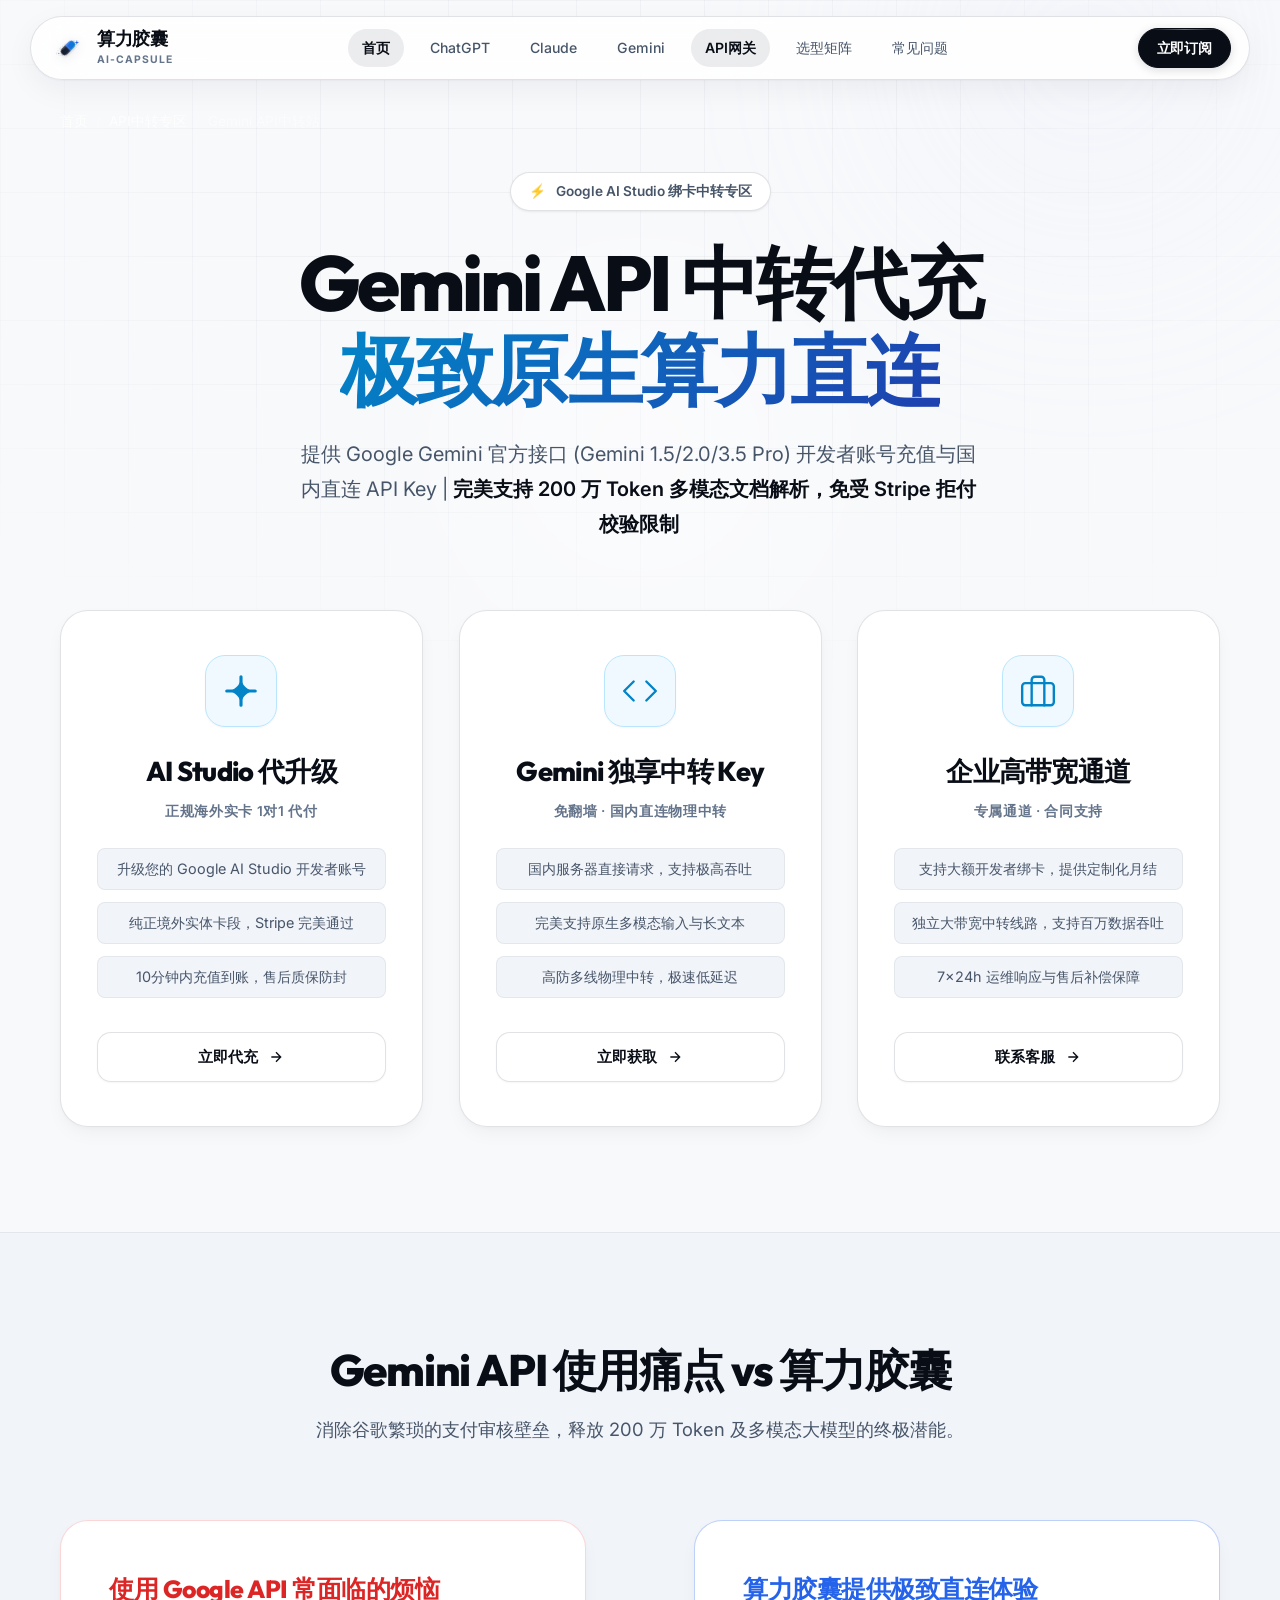
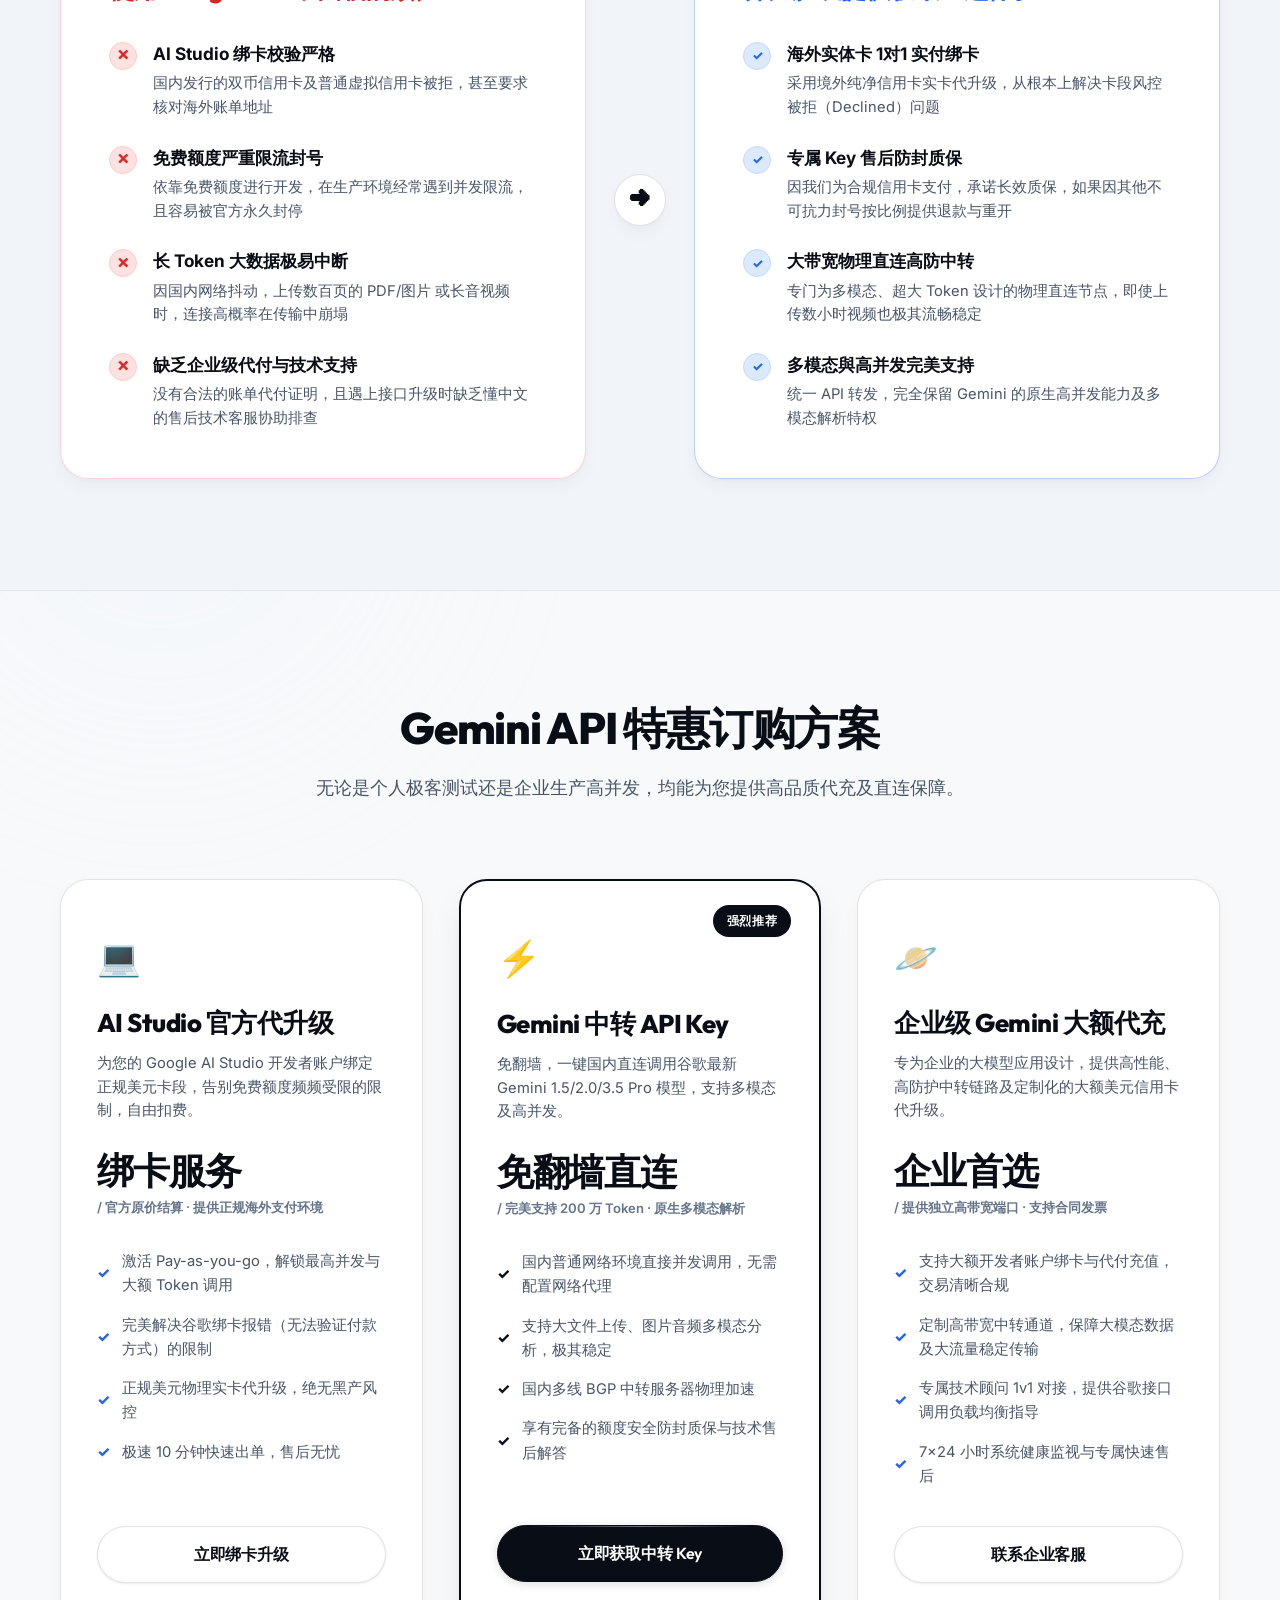
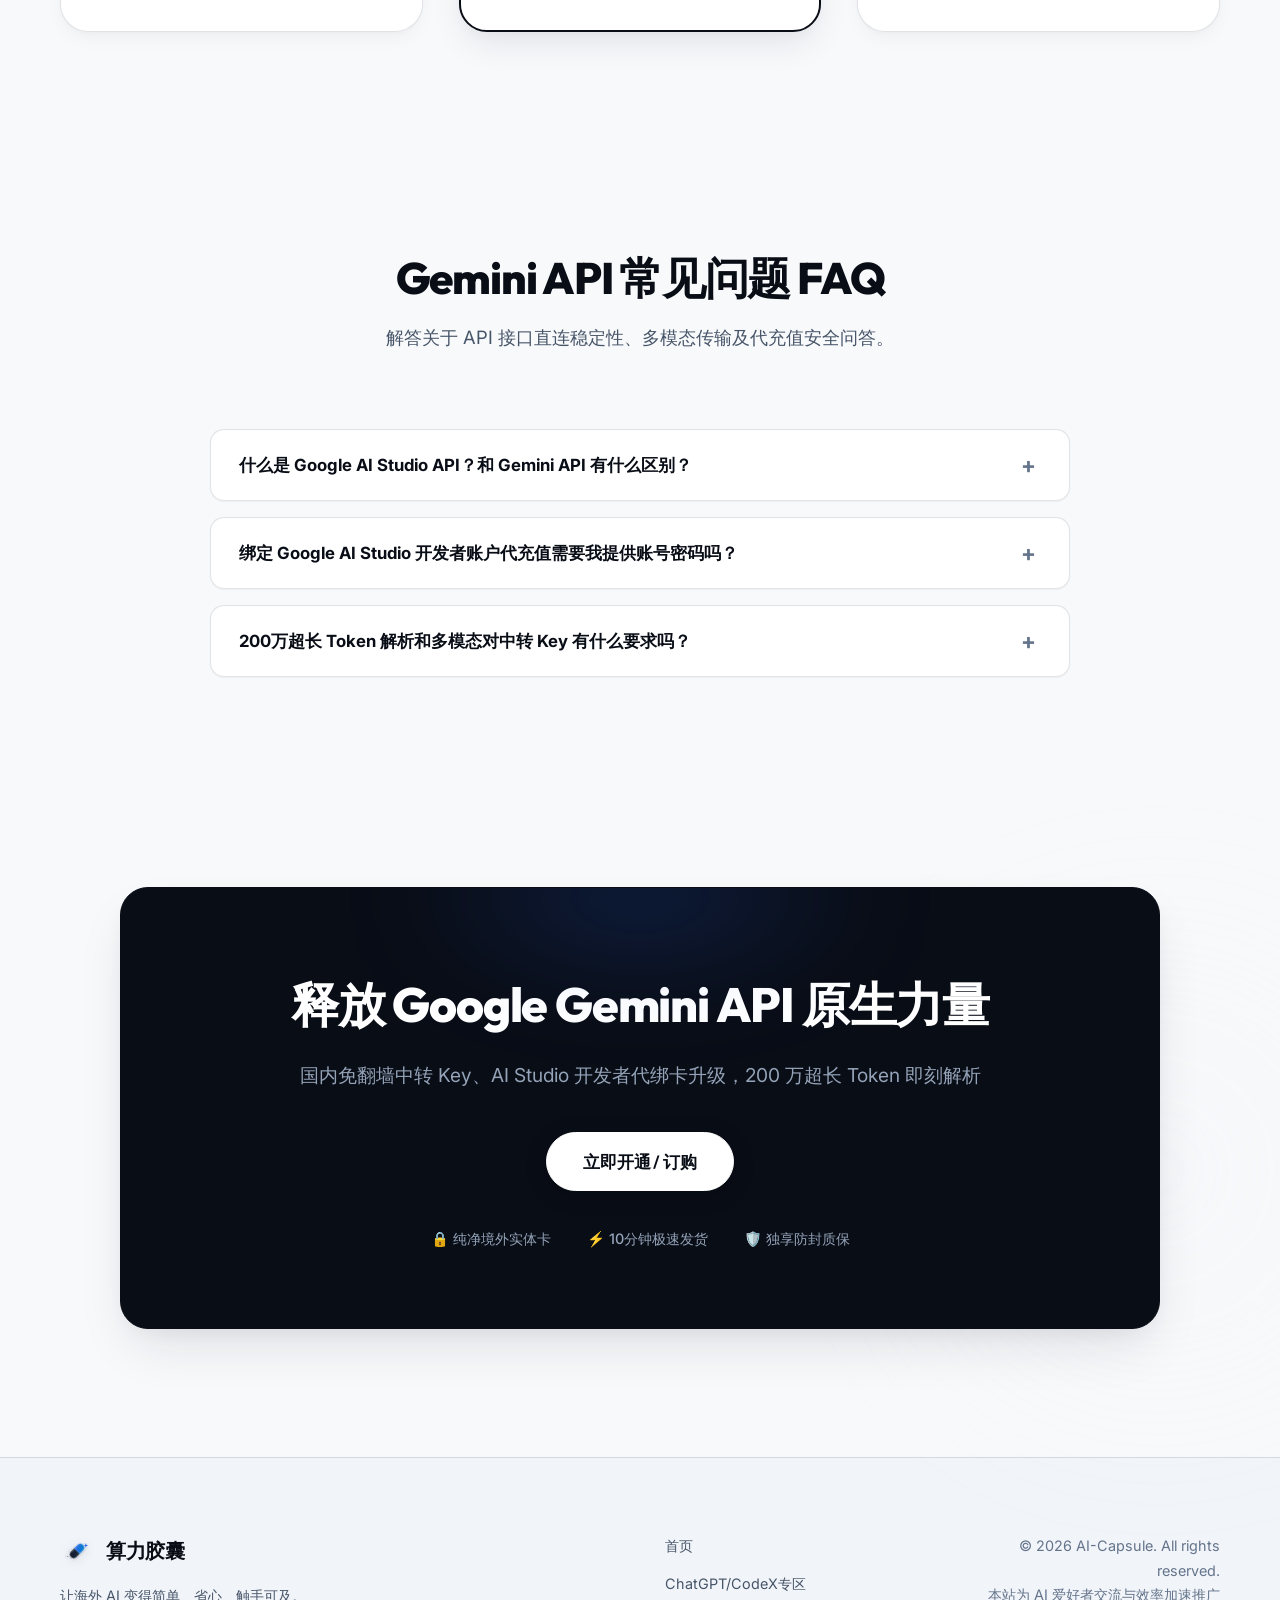
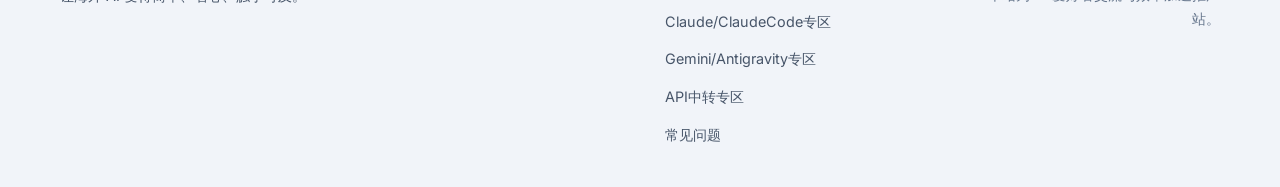
<file: gemini-api.html>
<!DOCTYPE html>
<html lang="zh-CN">
<head>
  <meta charset="UTF-8">
  <meta name="viewport" content="width=device-width, initial-scale=1.0">
  <title>Gemini API中转代充 | Google AI Studio开发者额度直连充值 - 算力胶囊</title>
  <meta name="description" content="算力胶囊为开发者提供 Google Gemini / AI Studio API 额度代充值服务。支持 Gemini 1.5 Pro、Gemini 2.0、Gemini 3.5 Pro 等最新多模态大模型，海外正规实体卡绑定，规避风控拒付，提供免翻墙直连中转 Key。">
  <meta name="keywords" content="Gemini API中转, AI Studio代充, Google Gemini API购买, Gemini直连接口, 算力胶囊">
  <link rel="canonical" href="https://ai.gongsi.one/gemini-api.html">
  <meta name="google-site-verification" content="40HwvsbIyEmHrTgO-IqGjqttk_hPKlVkcfGM-utHeZg" />
  
  <!-- Open Graph / Facebook -->
  <meta property="og:type" content="website">
  <meta property="og:url" content="https://ai.gongsi.one/gemini-api.html">
  <meta property="og:title" content="Gemini API中转代充 | Google AI Studio开发者额度直连充值 - 算力胶囊">
  <meta property="og:description" content="算力胶囊为开发者提供 Google Gemini / AI Studio API 额度代充值服务。支持 Gemini 1.5 Pro、Gemini 2.0、Gemini 3.5 Pro 等最新多模态大模型，海外正规实体卡绑定，规避风控拒付，提供免翻墙直连中转 Key。">
  <meta property="og:image" content="https://ai.gongsi.one/images/logo.svg">

  <!-- Twitter -->
  <meta property="twitter:card" content="summary_large_image">
  <meta property="twitter:url" content="https://ai.gongsi.one/gemini-api.html">
  <meta property="twitter:title" content="Gemini API中转代充 | Google AI Studio开发者额度直连充值 - 算力胶囊">
  <meta property="twitter:description" content="算力胶囊为开发者提供 Google Gemini / AI Studio API 额度代充值服务。支持 Gemini 1.5 Pro、Gemini 2.0、Gemini 3.5 Pro 等最新多模态大模型，海外正规实体卡绑定，规避风控拒付，提供免翻墙直连中转 Key。">
  <meta property="twitter:image" content="https://ai.gongsi.one/images/logo.svg">

  <!-- JSON-LD 结构化数据 -->
  <script type="application/ld+json">
  {
    "@context": "https://schema.org",
    "@type": "Product",
    "name": "Gemini API 直连中转与额度代充",
    "image": "https://ai.gongsi.one/images/logo.svg",
    "description": "算力胶囊为开发者提供 Google Gemini / AI Studio API 额度代充值服务。支持 Gemini 1.5/2.0/3.5 Pro 等最新大模型，海外正规实体卡绑卡，规避风控拒付，提供国内直连中转 Key。",
    "brand": {
      "@type": "Brand",
      "name": "算力胶囊"
    },
    "offers": {
      "@type": "AggregateOffer",
      "priceCurrency": "CNY",
      "lowPrice": "130.00",
      "highPrice": "190.00",
      "offerCount": "3",
      "offers": [
        {
          "@type": "Offer",
          "name": "Google AI Studio 账户绑卡代升级",
          "price": "130.00",
          "priceCurrency": "CNY",
          "availability": "https://schema.org/InStock",
          "url": "https://ai.gongsi.one/gemini-api.html"
        },
        {
          "@type": "Offer",
          "name": "Gemini API 专属直连中转 Key",
          "price": "145.00",
          "priceCurrency": "CNY",
          "availability": "https://schema.org/InStock",
          "url": "https://ai.gongsi.one/gemini-api.html"
        },
        {
          "@type": "Offer",
          "name": "Gemini 企业级高并发大额充值",
          "price": "190.00",
          "priceCurrency": "CNY",
          "availability": "https://schema.org/InStock",
          "url": "https://ai.gongsi.one/gemini-api.html"
        }
      ]
    }
  }
  </script>
  <script type="application/ld+json">
  {
    "@context": "https://schema.org",
    "@type": "BreadcrumbList",
    "itemListElement": [{
      "@type": "ListItem",
      "position": 1,
      "name": "首页",
      "item": "https://ai.gongsi.one/"
    },{
      "@type": "ListItem",
      "position": 2,
      "name": "API中转专区",
      "item": "https://ai.gongsi.one/api-relay.html"
    },{
      "@type": "ListItem",
      "position": 3,
      "name": "Gemini API中转站",
      "item": "https://ai.gongsi.one/gemini-api.html"
    }]
  }
  </script>
  <script type="application/ld+json">
  {
    "@context": "https://schema.org",
    "@type": "FAQPage",
    "mainEntity": [
      {
        "@type": "Question",
        "name": "什么是 Google AI Studio API？和 Gemini API 有什么区别？",
        "acceptedAnswer": {
          "@type": "Answer",
          "text": "Google AI Studio 是谷歌面向开发者的快速原型开发平台，其提供的 Gemini API 和谷歌云 Vertex AI 的 API 是一致的。算力胶囊代充的是您的个人或企业 Google AI Studio 开发者额度（Pay-as-you-go），让您无限制调用最新的 Gemini 各系列模型。"
        }
      },
      {
        "@type": "Question",
        "name": "绑定 Google AI Studio 开发者账户代充值需要我提供账号密码吗？",
        "acceptedAnswer": {
          "@type": "Answer",
          "text": "不需要提供密码！我们通过临时的安全支付授权链接或者账单代付页面直接帮您完成支付绑定。在这个过程中，您的账户密码以及隐私文件是绝对安全的。"
        }
      },
      {
        "@type": "Question",
        "name": "200万超长 Token 解析和多模态对中转 Key 有什么要求吗？",
        "acceptedAnswer": {
          "@type": "Answer",
          "text": "我们的中转 Key 完美且原生支持谷歌大模型的超长 Token 解析和图片/视频多模态数据输入。我们配备了高防、高带宽的物理加速服务器，从而保障您的超大文件数据能稳定地完成吞吐与调用。"
        }
      }
    ]
  }
  </script>
  
  <!-- Google Fonts -->
  <link rel="preconnect" href="https://fonts.googleapis.com">
  <link rel="preconnect" href="https://fonts.gstatic.com" crossorigin>
  <link href="https://fonts.googleapis.com/css2?family=Inter:wght@300;400;500;600;700;800&family=Outfit:wght@300;400;500;600;700;800&display=swap" rel="stylesheet">
  
  <!-- CSS 样式引入 -->
  <link rel="preload" href="css/style.css" as="style">
  <link rel="stylesheet" href="css/style.css">
  
  <!-- Favicon -->
  <link rel="icon" href="images/logo.svg" type="image/svg+xml">

  <style>
    /* 面包屑导航样式 */
    .breadcrumb-wrapper {
      padding: 20px 0 0 0;
      margin-top: 90px;
      position: relative;
      z-index: 10;
    }
    .breadcrumb {
      display: flex;
      align-items: center;
      gap: 8px;
      font-size: 0.85rem;
      color: rgba(255, 255, 255, 0.5);
      font-family: 'Inter', sans-serif;
    }
    .breadcrumb a {
      color: rgba(255, 255, 255, 0.8);
      text-decoration: none;
      transition: color 0.3s ease;
    }
    .breadcrumb a:hover {
      color: #0ea5e9; /* Gemini 专属天蓝色 */
    }
    .breadcrumb-separator {
      color: rgba(255, 255, 255, 0.3);
    }
  </style>
</head>
<body>

  <!-- 几何网格极客背景与流光光晕 -->
  <div class="cyber-grid-overlay"></div>
  <div class="bg-glow bg-glow-1"></div>
  <div class="bg-glow bg-glow-2"></div>
  <div class="bg-glow bg-glow-3"></div>

  <!-- 顶部导航栏 (悬浮灵动胶囊导航) -->
  <header class="header">
    <div class="header-container">
      <a href="index.html" class="logo">
        <img src="images/logo.svg" alt="算力胶囊 Logo" class="logo-img">
        <div class="logo-text">
          <span class="logo-title">算力胶囊</span>
          <span class="logo-subtitle">AI-CAPSULE</span>
        </div>
      </a>
      <nav class="nav-menu">
        <a href="index.html#hero" class="nav-link">首页</a>
        <a href="chatgpt-codex.html" class="nav-link">ChatGPT</a>
        <a href="claude-claudecode.html" class="nav-link">Claude</a>
        <a href="gemini-antigravity.html" class="nav-link">Gemini</a>
        <a href="api-relay.html" class="nav-link active">API网关</a>
        <a href="index.html#matrix" class="nav-link">选型矩阵</a>
        <a href="index.html#faq" class="nav-link">常见问题</a>
      </nav>
      <div class="header-actions">
        <a href="https://pay.ldxp.cn/shop/CapAI" target="_blank" rel="noopener noreferrer" class="btn btn-primary btn-sm btn-glow-border" title="前往算力胶囊官方店铺订阅 AI 中转服务">
          <span>立即订阅</span>
        </a>
      </div>
      <!-- 移动端菜单按钮 -->
      <button class="mobile-nav-toggle" aria-label="Toggle menu">
        <span class="bar"></span>
        <span class="bar"></span>
        <span class="bar"></span>
      </button>
    </div>
  </header>

  <!-- 面包屑导航 -->
  <div class="container">
    <div class="breadcrumb-wrapper">
      <div class="breadcrumb">
        <a href="index.html">首页</a>
        <span class="breadcrumb-separator">/</span>
        <a href="api-relay.html">API中转专区</a>
        <span class="breadcrumb-separator">/</span>
        <span>Gemini API中转站</span>
      </div>
    </div>
  </div>

  <!-- Hero 首屏区域 -->
  <section id="hero" class="hero-section" style="padding-top: 40px;">
    <div class="container hero-container">
      <div class="hero-content animate-fade-in">
        <div class="badge-capsule">
          <span class="badge-icon">⚡</span>
          <span>Google AI Studio 绑卡中转专区</span>
        </div>
        <h1 class="hero-title">
          Gemini API 中转代充<br>
          <span class="gradient-text" style="background: linear-gradient(135deg, #0284c7 0%, #1e40af 100%); -webkit-background-clip: text; -webkit-text-fill-color: transparent;">极致原生算力直连</span>
        </h1>
        <p class="hero-desc">
          提供 Google Gemini 官方接口 (Gemini 1.5/2.0/3.5 Pro) 开发者账号充值与国内直连 API Key | <strong>完美支持 200 万 Token 多模态文档解析，免受 Stripe 拒付校验限制</strong>
        </p>
      </div>

      <!-- 三大服务展示卡片 (3D 悬浮视差) -->
      <div class="hero-cards-grid">
        <!-- AI Studio 代充 -->
        <div class="model-card card-gemini" data-tilt>
          <div class="card-glow"></div>
          <div class="card-content">
            <div class="model-logo-wrapper">
              <svg class="model-logo" viewBox="0 0 24 24" fill="none" xmlns="http://www.w3.org/2000/svg">
                <path d="M12 3v18M3 12h18" stroke="currentColor" stroke-width="2" stroke-linecap="round"/>
                <path d="M12 3c0 4.97-4.03 9-9 9 4.97 0 9 4.03 9 9 0-4.97 4.03-9 9-9-4.97 0-9-4.03-9-9z" fill="currentColor"/>
              </svg>
            </div>
            <h3 class="model-name">AI Studio 代升级</h3>
            <p class="model-tier">正规海外实卡 1对1 代付</p>
            <div class="model-features">
              <span>升级您的 Google AI Studio 开发者账号</span>
              <span>纯正境外实体卡段，Stripe 完美通过</span>
              <span>10分钟内充值到账，售后质保防封</span>
            </div>
            <a href="https://pay.ldxp.cn/shop/CapAI" target="_blank" rel="noopener noreferrer" class="model-btn" title="立即代充值 Google Gemini / AI Studio 官方 API 额度">
              <span>立即代充</span>
              <svg class="arrow-icon" viewBox="0 0 24 24" fill="none" stroke="currentColor" stroke-width="2">
                <path d="M5 12h14M12 5l7 7-7 7"/>
              </svg>
            </a>
          </div>
        </div>

        <!-- 专属中转 Key -->
        <div class="model-card card-gemini" data-tilt>
          <div class="card-glow"></div>
          <div class="card-content">
            <div class="model-logo-wrapper">
              <svg class="model-logo" viewBox="0 0 24 24" fill="none" stroke="currentColor" stroke-width="1.5" stroke-linecap="round" stroke-linejoin="round">
                <polyline points="16 18 22 12 16 6"/>
                <polyline points="8 6 2 12 8 18"/>
              </svg>
            </div>
            <h3 class="model-name">Gemini 独享中转 Key</h3>
            <p class="model-tier">免翻墙 · 国内直连物理中转</p>
            <div class="model-features">
              <span>国内服务器直接请求，支持极高吞吐</span>
              <span>完美支持原生多模态输入与长文本</span>
              <span>高防多线物理中转，极速低延迟</span>
            </div>
            <a href="https://pay.ldxp.cn/shop/CapAI" target="_blank" rel="noopener noreferrer" class="model-btn" title="一键获取国内直连 Gemini 独立中转 Key">
              <span>立即获取</span>
              <svg class="arrow-icon" viewBox="0 0 24 24" fill="none" stroke="currentColor" stroke-width="2">
                <path d="M5 12h14M12 5l7 7-7 7"/>
              </svg>
            </a>
          </div>
        </div>

        <!-- 企业大额代付方案 -->
        <div class="model-card card-gemini" data-tilt>
          <div class="card-glow"></div>
          <div class="card-content">
            <div class="model-logo-wrapper">
              <svg class="model-logo" viewBox="0 0 24 24" fill="none" stroke="currentColor" stroke-width="1.5" stroke-linecap="round" stroke-linejoin="round">
                <rect x="2" y="7" width="20" height="14" rx="2" ry="2"/>
                <path d="M16 21V5a2 2 0 0 0-2-2h-4a2 2 0 0 0-2 2v16"/>
              </svg>
            </div>
            <h3 class="model-name">企业高带宽通道</h3>
            <p class="model-tier">专属通道 · 合同支持</p>
            <div class="model-features">
              <span>支持大额开发者绑卡，提供定制化月结</span>
              <span>独立大带宽中转线路，支持百万数据吞吐</span>
              <span>7×24h 运维响应与售后补偿保障</span>
            </div>
            <a href="https://pay.ldxp.cn/shop/CapAI" target="_blank" rel="noopener noreferrer" class="model-btn" title="立即联系算力胶囊企业客服代升级大额 Gemini 接口">
              <span>联系客服</span>
              <svg class="arrow-icon" viewBox="0 0 24 24" fill="none" stroke="currentColor" stroke-width="2">
                <path d="M5 12h14M12 5l7 7-7 7"/>
              </svg>
            </a>
          </div>
        </div>
      </div>
    </div>
  </section>

  <!-- 痛点与解决方案对比区 -->
  <section class="troubles-section">
    <div class="container">
      <div class="section-header animate-scroll-fade">
        <h2 class="section-title">Gemini API 使用痛点 vs 算力胶囊</h2>
        <p class="section-desc">消除谷歌繁琐的支付审核壁垒，释放 200 万 Token 及多模态大模型的终极潜能。</p>
      </div>

      <div class="contrast-wrapper animate-scroll-fade">
        <!-- 困扰痛点 (左) -->
        <div class="contrast-box painpoints-box">
          <h3 class="contrast-box-title">使用 Google API 常面临的烦恼</h3>
          <ul class="contrast-list">
            <li class="contrast-item">
              <span class="icon-indicator err">✕</span>
              <div class="contrast-text">
                <h4>AI Studio 绑卡校验严格</h4>
                <p>国内发行的双币信用卡及普通虚拟信用卡被拒，甚至要求核对海外账单地址</p>
              </div>
            </li>
            <li class="contrast-item">
              <span class="icon-indicator err">✕</span>
              <div class="contrast-text">
                <h4>免费额度严重限流封号</h4>
                <p>依靠免费额度进行开发，在生产环境经常遇到并发限流，且容易被官方永久封停</p>
              </div>
            </li>
            <li class="contrast-item">
              <span class="icon-indicator err">✕</span>
              <div class="contrast-text">
                <h4>长 Token 大数据极易中断</h4>
                <p>因国内网络抖动，上传数百页的 PDF/图片 或长音视频时，连接高概率在传输中崩塌</p>
              </div>
            </li>
            <li class="contrast-item">
              <span class="icon-indicator err">✕</span>
              <div class="contrast-text">
                <h4>缺乏企业级代付与技术支持</h4>
                <p>没有合法的账单代付证明，且遇上接口升级时缺乏懂中文的售后技术客服协助排查</p>
              </div>
            </li>
          </ul>
        </div>

        <!-- 对比中间的转换指示器 -->
        <div class="contrast-arrow">
          <div class="arrow-pill">
            <span class="arrow-icon-neon">➜</span>
          </div>
        </div>

        <!-- 我们的解决方案 (右) -->
        <div class="contrast-box solutions-box">
          <h3 class="contrast-box-title">算力胶囊提供极致直连体验</h3>
          <ul class="contrast-list">
            <li class="contrast-item">
              <span class="icon-indicator ok">✓</span>
              <div class="contrast-text">
                <h4>海外实体卡 1对1 实付绑卡</h4>
                <p>采用境外纯净信用卡实卡代升级，从根本上解决卡段风控被拒（Declined）问题</p>
              </div>
            </li>
            <li class="contrast-item">
              <span class="icon-indicator ok">✓</span>
              <div class="contrast-text">
                <h4>专属 Key 售后防封质保</h4>
                <p>因我们为合规信用卡支付，承诺长效质保，如果因其他不可抗力封号按比例提供退款与重开</p>
              </div>
            </li>
            <li class="contrast-item">
              <span class="icon-indicator ok">✓</span>
              <div class="contrast-text">
                <h4>大带宽物理直连高防中转</h4>
                <p>专门为多模态、超大 Token 设计的物理直连节点，即使上传数小时视频也极其流畅稳定</p>
              </div>
            </li>
            <li class="contrast-item">
              <span class="icon-indicator ok">✓</span>
              <div class="contrast-text">
                <h4>多模态與高并发完美支持</h4>
                <p>统一 API 转发，完全保留 Gemini 的原生高并发能力及多模态解析特权</p>
              </div>
            </li>
          </ul>
        </div>
      </div>
    </div>
  </section>

  <!-- 特惠订阅直通车区域 -->
  <section class="products-section">
    <div class="container">
      <div class="section-header animate-scroll-fade">
        <h2 class="section-title">Gemini API 特惠订购方案</h2>
        <p class="section-desc">无论是个人极客测试还是企业生产高并发，均能为您提供高品质代充及直连保障。</p>
      </div>

      <div class="pricing-grid animate-scroll-fade">
        <!-- AI Studio 代充 -->
        <div class="price-card">
          <div class="price-header">
            <span class="price-icon">💻</span>
            <h3>AI Studio 官方代升级</h3>
            <p class="price-desc">为您的 Google AI Studio 开发者账户绑定正规美元卡段，告别免费额度频频受限的限制，自由扣费。</p>
          </div>
          <div class="price-details">
            <span class="price-amount">绑卡服务</span>
            <span class="price-period">/ 官方原价结算 · 提供正规海外支付环境</span>
          </div>
          <ul class="price-features">
            <li><span>✓</span> 激活 Pay-as-you-go，解锁最高并发与大额 Token 调用</li>
            <li><span>✓</span> 完美解决谷歌绑卡报错（无法验证付款方式）的限制</li>
            <li><span>✓</span> 正规美元物理实卡代升级，绝无黑产风控</li>
            <li><span>✓</span> 极速 10 分钟快速出单，售后无忧</li>
          </ul>
          <a href="https://pay.ldxp.cn/shop/CapAI" target="_blank" rel="noopener noreferrer" class="btn btn-secondary btn-full" title="立即升级充值个人 AI Studio / Gemini 官方 API">
            <span>立即绑卡升级</span>
          </a>
        </div>

        <!-- 专属直连中转包 -->
        <div class="price-card highlight-card">
          <div class="badge-hot">强烈推荐</div>
          <div class="price-header">
            <span class="price-icon">⚡</span>
            <h3>Gemini 中转 API Key</h3>
            <p class="price-desc">免翻墙，一键国内直连调用谷歌最新 Gemini 1.5/2.0/3.5 Pro 模型，支持多模态及高并发。</p>
          </div>
          <div class="price-details">
            <span class="price-amount">免翻墙直连</span>
            <span class="price-period">/ 完美支持 200 万 Token · 原生多模态解析</span>
          </div>
          <ul class="price-features">
            <li><span>✓</span> 国内普通网络环境直接并发调用，无需配置网络代理</li>
            <li><span>✓</span> 支持大文件上传、图片音频多模态分析，极其稳定</li>
            <li><span>✓</span> 国内多线 BGP 中转服务器物理加速</li>
            <li><span>✓</span> 享有完备的额度安全防封质保与技术售后解答</li>
          </ul>
          <a href="https://pay.ldxp.cn/shop/CapAI" target="_blank" rel="noopener noreferrer" class="btn btn-primary btn-full btn-glow" title="立即获取 Gemini 免翻墙直连中转 Key 额度">
            <span>立即获取中转 Key</span>
          </a>
        </div>

        <!-- 大额企业级代充值 -->
        <div class="price-card">
          <div class="price-header">
            <span class="price-icon">🪐</span>
            <h3>企业级 Gemini 大额代充</h3>
            <p class="price-desc">专为企业的大模型应用设计，提供高性能、高防护中转链路及定制化的大额美元信用卡代升级。</p>
          </div>
          <div class="price-details">
            <span class="price-amount">企业首选</span>
            <span class="price-period">/ 提供独立高带宽端口 · 支持合同发票</span>
          </div>
          <ul class="price-features">
            <li><span>✓</span> 支持大额开发者账户绑卡与代付充值，交易清晰合规</li>
            <li><span>✓</span> 定制高带宽中转通道，保障大模态数据及大流量稳定传输</li>
            <li><span>✓</span> 专属技术顾问 1v1 对接，提供谷歌接口调用负载均衡指导</li>
            <li><span>✓</span> 7x24 小时系统健康监视与专属快速售后</li>
          </ul>
          <a href="https://pay.ldxp.cn/shop/CapAI" target="_blank" rel="noopener noreferrer" class="btn btn-secondary btn-full" title="立即获取 Gemini 企业大额 API 代充方案">
            <span>联系企业客服</span>
          </a>
        </div>
      </div>
    </div>
  </section>

  <!-- FAQ 常见问题 -->
  <section class="faq-section">
    <div class="container">
      <div class="section-header animate-scroll-fade">
        <h2 class="section-title">Gemini API 常见问题 FAQ</h2>
        <p class="section-desc">解答关于 API 接口直连稳定性、多模态传输及代充值安全问答。</p>
      </div>

      <div class="faq-accordion animate-scroll-fade">
        <div class="faq-item">
          <button class="faq-question">
            <span>什么是 Google AI Studio API？和 Gemini API 有什么区别？</span>
            <span class="faq-icon">+</span>
          </button>
          <div class="faq-answer">
            <p>Google AI Studio 是谷歌面向开发者的快速原型开发平台，其提供的 Gemini API 和谷歌云 Vertex AI 的 API 是一致的。算力胶囊代充的是您的个人或企业 Google AI Studio 开发者额度（Pay-as-you-go），让您无限制调用最新的 Gemini 各系列模型。</p>
          </div>
        </div>

        <div class="faq-item">
          <button class="faq-question">
            <span>绑定 Google AI Studio 开发者账户代充值需要我提供账号密码吗？</span>
            <span class="faq-icon">+</span>
          </button>
          <div class="faq-answer">
            <p>不需要提供密码！我们通过临时的安全支付授权链接或者账单代付页面直接帮您完成支付绑定。在这个过程中，您的账户密码以及隐私文件是绝对安全的。</p>
          </div>
        </div>

        <div class="faq-item">
          <button class="faq-question">
            <span>200万超长 Token 解析和多模态对中转 Key 有什么要求吗？</span>
            <span class="faq-icon">+</span>
          </button>
          <div class="faq-answer">
            <p>我们的中转 Key 完美且原生支持谷歌大模型的超长 Token 解析和图片/视频多模态数据输入。我们配备了高防、高带宽的物理加速服务器，从而保障您的超大文件数据能稳定地完成吞吐与调用。</p>
          </div>
        </div>
      </div>
    </div>
  </section>

  <!-- CTA 行动召唤区域 -->
  <section class="cta-section">
    <div class="container cta-container animate-scroll-fade">
      <div class="cta-glow"></div>
      <h2 class="cta-title">释放 Google Gemini API 原生力量</h2>
      <p class="cta-desc">国内免翻墙中转 Key、AI Studio 开发者代绑卡升级，200 万超长 Token 即刻解析</p>
      <a href="https://pay.ldxp.cn/shop/CapAI" target="_blank" rel="noopener noreferrer" class="btn btn-primary btn-lg btn-glow" title="立即订购 Gemini 直连中转 Key 或 API 代充">
        <span>立即开通 / 订购</span>
      </a>
      <div class="cta-sub">
        <span>🔒 纯净境外实体卡</span>
        <span>⚡ 10分钟极速发货</span>
        <span>🛡️ 独享防封质保</span>
      </div>
    </div>
  </section>

  <!-- 页脚 -->
  <footer class="footer">
    <div class="container footer-container">
      <div class="footer-brand">
        <a href="index.html" class="logo">
          <img src="images/logo.svg" alt="算力胶囊 Logo" class="logo-img" loading="lazy">
          <span class="logo-title" style="font-size: 1.25rem;">算力胶囊</span>
        </a>
        <p class="footer-moto">让海外 AI 变得简单、省心、触手可及。</p>
      </div>
      <div class="footer-links">
        <a href="index.html#hero">首页</a>
        <a href="chatgpt-codex.html">ChatGPT/CodeX专区</a>
        <a href="claude-claudecode.html">Claude/ClaudeCode专区</a>
        <a href="gemini-antigravity.html">Gemini/Antigravity专区</a>
        <a href="api-relay.html">API中转专区</a>
        <a href="index.html#faq">常见问题</a>
      </div>
      <div class="footer-copyright">
        <p>&copy; 2026 AI-Capsule. All rights reserved. <br>本站为 AI 爱好者交流与效率加速推广站。</p>
      </div>
    </div>
  </footer>

  <!-- 移动端底部悬浮快捷胶囊 -->
  <div class="mobile-sticky-bar">
    <div class="mobile-sticky-info">
      <span class="beacon-dot"></span>
      <div class="mobile-sticky-text">
        <span class="mobile-sticky-title">Gemini API 超大上下文</span>
        <span class="mobile-sticky-sub">200万 Token · 高速直连</span>
      </div>
    </div>
    <a href="https://pay.ldxp.cn/shop/CapAI" target="_blank" rel="noopener noreferrer" class="btn btn-primary btn-sm">
      <span>立即获取</span>
    </a>
  </div>

  <!-- 引入动效 JS -->
  <script src="js/main.js"></script>
</body>
</html>
</file>
<file: css/style.css>
/* ==========================================================================
   算力胶囊 - AI-Capsule 核心设计系统与获奖级视觉样式表
   Design Standard: Awwwards / FWA / Webby Winner Caliber
   Visual Theme: Architectural Editorial Light & Swiss Precision Luxury
   ========================================================================== */

/* --------------------------------------------------------------------------
   1. 设计系统令牌与核心变量 (Tokens & Light Design System)
   -------------------------------------------------------------------------- */
:root {
  /* 顶级浅色建筑级基底画布 */
  --bg-deep: #f8f9fb;
  --bg-canvas: #f8f9fb;
  --bg-surface: #ffffff;
  --bg-surface-elevated: #ffffff;
  --bg-card: #ffffff;
  --bg-card-hover: #ffffff;
  --bg-subtle: #f1f4f9;
  --bg-muted: #e2e8f0;

  /* 文字排版色彩 - 极致清晰度与层次 */
  --text-primary: #090d16;
  --text-secondary: #475569;
  --text-muted: #64748b;
  --text-dark: #94a3b8;
  --text-inverse: #ffffff;

  /* 高奢品牌色系（去除浮夸荧光霓虹，转为沉稳曜石墨黑与极简工程蓝） */
  --brand-primary: #090d16;
  --brand-primary-hover: #1e293b;
  --brand-accent: #2563eb;
  --brand-accent-hover: #1d4ed8;
  --brand-accent-subtle: rgba(37, 99, 235, 0.08);

  /* AI 专属特征品牌点缀（高质感克制色系） */
  --chatgpt-emerald: #059669;
  --chatgpt-bg: #ecfdf5;
  --chatgpt-border: #a7f3d0;
  
  --claude-amber: #d97706;
  --claude-bg: #fffbeb;
  --claude-border: #fde68a;

  --gemini-azure: #0284c7;
  --gemini-bg: #f0f9ff;
  --gemini-border: #bae6fd;

  /* 微米级建筑精密边框与光影 */
  --border-subtle: rgba(15, 23, 42, 0.06);
  --border-medium: rgba(15, 23, 42, 0.12);
  --border-highlight: rgba(15, 23, 42, 0.22);
  --border-active: rgba(15, 23, 42, 0.35);

  /* 极致高奢分层漫反射阴影 (Ambient Architectural Shadows) */
  --shadow-xs: 0 1px 2px rgba(15, 23, 42, 0.04);
  --shadow-sm: 0 1px 3px rgba(15, 23, 42, 0.05), 0 1px 2px rgba(15, 23, 42, 0.03);
  --shadow-card: 0 2px 8px -2px rgba(15, 23, 42, 0.04), 0 8px 20px -4px rgba(15, 23, 42, 0.05);
  --shadow-card-hover: 0 16px 36px -6px rgba(15, 23, 42, 0.09), 0 6px 16px -2px rgba(15, 23, 42, 0.04);
  --shadow-elevated: 0 24px 54px -12px rgba(15, 23, 42, 0.12), 0 8px 24px -4px rgba(15, 23, 42, 0.05);
  --shadow-button: 0 2px 10px rgba(9, 13, 22, 0.14);
  --shadow-button-hover: 0 8px 24px rgba(9, 13, 22, 0.22);

  /* 字体族 */
  --font-display: 'Outfit', -apple-system, BlinkMacSystemFont, 'Segoe UI', Roboto, sans-serif;
  --font-body: 'Inter', -apple-system, BlinkMacSystemFont, 'Segoe UI', Roboto, 'PingFang SC', 'Microsoft YaHei', sans-serif;
  --font-mono: 'JetBrains Mono', SFMono-Regular, Consolas, 'Liberation Mono', Menlo, monospace;

  /* 物理弹簧过渡曲线 */
  --spring-smooth: cubic-bezier(0.16, 1, 0.3, 1);
  --spring-bounce: cubic-bezier(0.34, 1.56, 0.64, 1);
  --ease-out-fast: cubic-bezier(0.25, 0.8, 0.25, 1);
  --trans-fast: 0.2s var(--ease-out-fast);
  --trans-medium: 0.35s var(--spring-smooth);
  --trans-slow: 0.65s var(--spring-smooth);

  /* 空间与圆角 */
  --radius-sm: 8px;
  --radius-md: 14px;
  --radius-lg: 20px;
  --radius-xl: 28px;
  --radius-pill: 9999px;

  /* 探照灯坐标变量（由 JS 动态写入） */
  --mouse-x: 50%;
  --mouse-y: 50%;
}

/* --------------------------------------------------------------------------
   2. 现代基础重置与排版规范 (Reset & Base)
   -------------------------------------------------------------------------- */
*, *::before, *::after {
  box-sizing: border-box;
  margin: 0;
  padding: 0;
}

html {
  font-family: var(--font-body);
  background-color: var(--bg-deep);
  color: var(--text-primary);
  scroll-behavior: smooth;
  line-height: 1.65;
  text-rendering: optimizeLegibility;
  -webkit-font-smoothing: antialiased;
  -moz-osx-font-smoothing: grayscale;
}

body {
  overflow-x: hidden;
  position: relative;
  min-height: 100vh;
  background-color: var(--bg-deep);
  color: var(--text-primary);
}

/* 高雅浅色滚动条 */
::-webkit-scrollbar {
  width: 8px;
  height: 8px;
}
::-webkit-scrollbar-track {
  background: var(--bg-deep);
}
::-webkit-scrollbar-thumb {
  background: rgba(15, 23, 42, 0.16);
  border-radius: var(--radius-pill);
  transition: var(--trans-fast);
}
::-webkit-scrollbar-thumb:hover {
  background: rgba(15, 23, 42, 0.35);
}

::selection {
  background: #090d16;
  color: #ffffff;
}

a {
  color: inherit;
  text-decoration: none;
  transition: var(--trans-fast);
}

button {
  background: none;
  border: none;
  font-family: inherit;
  cursor: pointer;
}

img, svg {
  display: block;
}

/* --------------------------------------------------------------------------
   3. 浅色高奢背景氛围与瑞士微网格 (Atmosphere & Swiss Grid)
   -------------------------------------------------------------------------- */
/* 微细几何工程网格背景 */
.cyber-grid-overlay {
  position: fixed;
  inset: 0;
  background-image: 
    linear-gradient(to right, rgba(15, 23, 42, 0.035) 1px, transparent 1px),
    linear-gradient(to bottom, rgba(15, 23, 42, 0.035) 1px, transparent 1px);
  background-size: 64px 64px;
  mask-image: radial-gradient(ellipse 80% 65% at 50% 25%, #000 35%, transparent 85%);
  -webkit-mask-image: radial-gradient(ellipse 80% 65% at 50% 25%, #000 35%, transparent 85%);
  pointer-events: none;
  z-index: 0;
}

/* 全局漫射跟随光斑（鼠标移动时产生自然温润的环境天光） */
.cursor-ambient-spotlight {
  position: fixed;
  top: 0;
  left: 0;
  width: 480px;
  height: 480px;
  border-radius: 50%;
  pointer-events: none;
  background: radial-gradient(circle, rgba(255, 255, 255, 0.95) 0%, rgba(240, 244, 250, 0.45) 45%, transparent 75%);
  transform: translate(-50%, -50%);
  filter: blur(36px);
  z-index: 0;
  transition: opacity 0.4s ease;
  mix-blend-mode: soft-light;
}

/* 极淡环境色晕（彻底去除深暗与俗气彩色霓虹，只保留极柔和的冷白/天青空间层次） */
.bg-glow {
  position: absolute;
  border-radius: 50%;
  filter: blur(120px);
  pointer-events: none;
  z-index: 0;
  opacity: 0.45;
  will-change: transform;
}

.bg-glow-1 {
  top: -6%;
  right: -5%;
  width: clamp(350px, 40vw, 700px);
  height: clamp(350px, 40vw, 700px);
  background: radial-gradient(circle, rgba(224, 231, 255, 0.6) 0%, rgba(248, 250, 252, 0) 70%);
  animation: float-aurora-1 25s infinite alternate ease-in-out;
}

.bg-glow-2 {
  top: 35%;
  left: -10%;
  width: clamp(360px, 45vw, 750px);
  height: clamp(360px, 45vw, 750px);
  background: radial-gradient(circle, rgba(224, 242, 254, 0.55) 0%, rgba(248, 250, 252, 0) 70%);
  animation: float-aurora-2 28s infinite alternate-reverse ease-in-out;
}

.bg-glow-3 {
  bottom: 8%;
  right: -8%;
  width: clamp(300px, 35vw, 600px);
  height: clamp(300px, 35vw, 600px);
  background: radial-gradient(circle, rgba(241, 245, 249, 0.7) 0%, rgba(248, 250, 252, 0) 70%);
  animation: float-aurora-3 22s infinite alternate ease-in-out;
}

@keyframes float-aurora-1 {
  0% { transform: translate3d(0, 0, 0) scale(1); }
  50% { transform: translate3d(40px, 30px, 0) scale(1.08); }
  100% { transform: translate3d(-30px, -40px, 0) scale(0.95); }
}

@keyframes float-aurora-2 {
  0% { transform: translate3d(0, 0, 0) scale(0.95); }
  50% { transform: translate3d(-40px, 40px, 0) scale(1.05); }
  100% { transform: translate3d(30px, -30px, 0) scale(1); }
}

@keyframes float-aurora-3 {
  0% { transform: translate3d(0, 0, 0) scale(1.04); }
  50% { transform: translate3d(30px, -30px, 0) scale(0.96); }
  100% { transform: translate3d(-20px, 30px, 0) scale(1.08); }
}

/* 顶部阅读进度指示器 */
.scroll-progress-bar {
  position: fixed;
  top: 0;
  left: 0;
  width: 0%;
  height: 2.5px;
  background: var(--brand-primary);
  z-index: 1100;
  transition: width 0.08s linear;
  pointer-events: none;
}

/* --------------------------------------------------------------------------
   4. 容器与流式排版系统 (Typography & Swiss Layout Grid)
   -------------------------------------------------------------------------- */
.container {
  width: 100%;
  max-width: 1240px;
  margin: 0 auto;
  padding: 0 clamp(20px, 4.5vw, 40px);
  position: relative;
  z-index: 1;
}

/* 流式主标题：厚重、自信、瑞士国际主义风格 */
.hero-title {
  font-family: var(--font-display);
  font-size: clamp(2.5rem, 6.2vw, 4.85rem);
  font-weight: 800;
  line-height: 1.12;
  letter-spacing: -0.038em;
  margin-bottom: 24px;
  color: var(--text-primary);
}

.section-header {
  text-align: center;
  margin-bottom: clamp(48px, 7vw, 76px);
  position: relative;
}

/* 现代极简药丸微标 (Architectural Pill Tag) */
.section-tag {
  display: inline-flex;
  align-items: center;
  gap: 8px;
  padding: 7px 18px;
  background: #ffffff;
  border: 1px solid var(--border-medium);
  border-radius: var(--radius-pill);
  font-size: 0.8rem;
  font-weight: 700;
  letter-spacing: 0.06em;
  text-transform: uppercase;
  color: var(--text-secondary);
  margin-bottom: 18px;
  box-shadow: var(--shadow-xs);
}

.section-title {
  font-family: var(--font-display);
  font-size: clamp(1.9rem, 4vw, 2.75rem);
  font-weight: 800;
  line-height: 1.22;
  letter-spacing: -0.028em;
  margin-bottom: 16px;
  color: var(--text-primary);
}

.section-desc {
  font-size: clamp(0.98rem, 1.8vw, 1.15rem);
  color: var(--text-secondary);
  max-width: 660px;
  margin: 0 auto;
  line-height: 1.75;
}

/* 高奢石墨微渐变文本（告别廉价彩色渐变，呈现高精矿物墨色） */
.gradient-text {
  background: linear-gradient(180deg, #090d16 20%, #334155 100%);
  -webkit-background-clip: text;
  -webkit-text-fill-color: transparent;
  background-clip: text;
  display: inline-block;
}

/* --------------------------------------------------------------------------
   5. 顶级微交互按钮与控制系统 (Obsidian & Ceramic Controls)
   -------------------------------------------------------------------------- */
.btn {
  display: inline-flex;
  align-items: center;
  justify-content: center;
  gap: 10px;
  font-family: var(--font-display);
  font-weight: 600;
  border-radius: var(--radius-pill);
  transition: all var(--trans-medium);
  cursor: pointer;
  position: relative;
  overflow: hidden;
  user-select: none;
  text-decoration: none;
  z-index: 1;
  letter-spacing: -0.01em;
}

/* 曜石黑主按钮 (Solid Obsidian Luxury Button) */
.btn-primary {
  background: var(--brand-primary);
  color: #ffffff;
  border: 1px solid var(--brand-primary);
  box-shadow: var(--shadow-button);
}

/* 顶部极细微米高光条 */
.btn-primary::before {
  content: '';
  position: absolute;
  top: 0;
  left: 10%;
  right: 10%;
  height: 1px;
  background: linear-gradient(90deg, transparent, rgba(255, 255, 255, 0.4), transparent);
  pointer-events: none;
}

/* 白光优雅微掠影 */
.btn-primary::after {
  content: '';
  position: absolute;
  top: -50%;
  left: -60%;
  width: 40%;
  height: 200%;
  background: linear-gradient(90deg, transparent, rgba(255, 255, 255, 0.25), transparent);
  transform: rotate(25deg);
  opacity: 0;
  transition: none;
  pointer-events: none;
}

.btn-primary:hover {
  background: var(--brand-primary-hover);
  color: #ffffff;
  transform: translateY(-2px);
  box-shadow: var(--shadow-button-hover);
}

.btn-primary:hover::after {
  opacity: 1;
  left: 140%;
  transition: left 0.75s var(--spring-smooth);
}

.btn-primary:active {
  transform: translateY(0) scale(0.98);
}

/* 纯白陶瓷次级按钮 (Ceramic White Secondary Button) */
.btn-secondary {
  background: #ffffff;
  color: var(--text-primary);
  border: 1px solid var(--border-medium);
  box-shadow: var(--shadow-sm);
}

.btn-secondary:hover {
  background: #ffffff;
  color: var(--text-primary);
  border-color: var(--border-highlight);
  transform: translateY(-2px);
  box-shadow: var(--shadow-card);
}

.btn-secondary:active {
  transform: translateY(0);
}

/* 浅色精致微边框胶囊 */
.btn-glow-border {
  position: relative;
}

/* 尺寸预设 */
.btn-sm {
  padding: 8px 20px;
  font-size: 0.88rem;
}
.btn-md {
  padding: 12px 28px;
  font-size: 0.96rem;
}
.btn-lg {
  padding: 15px 36px;
  font-size: 1.05rem;
}
.btn-full {
  width: 100%;
  padding: 14px 24px;
}

/* --------------------------------------------------------------------------
   6. 殿堂级 Header 导航栏 (Awwwards Floating Frosted Ceramic Island)
   -------------------------------------------------------------------------- */
.header {
  position: fixed;
  top: 16px;
  left: 50%;
  transform: translateX(-50%);
  width: min(1220px, calc(100% - 32px));
  height: 64px;
  background: rgba(255, 255, 255, 0.85);
  backdrop-filter: blur(24px) saturate(180%);
  -webkit-backdrop-filter: blur(24px) saturate(180%);
  border: 1px solid var(--border-medium);
  border-radius: var(--radius-pill);
  box-shadow: 
    0 10px 30px rgba(15, 23, 42, 0.05),
    0 1px 2px rgba(15, 23, 42, 0.04);
  z-index: 1000;
  transition: all var(--trans-medium);
}

.header.scrolled {
  top: 10px;
  height: 58px;
  background: rgba(255, 255, 255, 0.94);
  border-color: var(--border-highlight);
  box-shadow: 
    0 16px 36px rgba(15, 23, 42, 0.08),
    0 1px 3px rgba(15, 23, 42, 0.04);
}

.header-container {
  display: flex;
  align-items: center;
  justify-content: space-between;
  height: 100%;
  padding: 0 18px 0 20px;
  width: 100%;
  max-width: 100%;
}

.logo {
  display: flex;
  align-items: center;
  gap: 12px;
  position: relative;
  white-space: nowrap;
  flex-shrink: 0;
  text-decoration: none;
}

.logo-img {
  width: 34px;
  height: 34px;
  filter: drop-shadow(0 2px 6px rgba(15, 23, 42, 0.12));
  transition: transform 0.5s var(--spring-bounce);
  flex-shrink: 0;
}

.logo:hover .logo-img {
  transform: rotate(-10deg) scale(1.08);
}

.logo-text {
  display: flex;
  flex-direction: column;
  white-space: nowrap;
}

.logo-title {
  font-family: var(--font-display);
  font-size: 1.15rem;
  font-weight: 800;
  letter-spacing: -0.025em;
  color: var(--text-primary);
  line-height: 1.18;
  white-space: nowrap;
}

.logo-subtitle {
  font-size: 0.65rem;
  color: var(--text-muted);
  letter-spacing: 0.1em;
  font-weight: 700;
  text-transform: uppercase;
  margin-top: 1px;
  white-space: nowrap;
}

/* 导航链接集 */
.nav-menu {
  display: flex;
  align-items: center;
  gap: clamp(4px, 1vw, 12px);
  background: none;
  padding: 0;
  border: none;
  list-style: none;
  white-space: nowrap;
}

.nav-link {
  font-size: 0.88rem;
  font-weight: 500;
  color: var(--text-secondary);
  position: relative;
  padding: 7px 14px;
  border-radius: var(--radius-pill);
  transition: all var(--trans-fast);
  white-space: nowrap;
  text-decoration: none;
  display: inline-block;
}

.nav-link:hover {
  color: var(--text-primary);
  background: rgba(15, 23, 42, 0.05);
}

.nav-link.active {
  color: var(--text-primary);
  background: rgba(15, 23, 42, 0.08);
  font-weight: 600;
}

.header-actions {
  white-space: nowrap;
  flex-shrink: 0;
}

.header-actions .btn {
  padding: 8px 18px;
  font-size: 0.85rem;
  border-radius: var(--radius-pill);
  white-space: nowrap;
}

.mobile-nav-toggle {
  display: none;
  flex-direction: column;
  justify-content: space-between;
  width: 26px;
  height: 18px;
  z-index: 110;
  padding: 2px;
  cursor: pointer;
}

.mobile-nav-toggle .bar {
  height: 2px;
  width: 100%;
  background-color: var(--text-primary);
  border-radius: 2px;
  transition: var(--trans-medium);
}

/* --------------------------------------------------------------------------
   7. Hero 首屏区域与 3D 白瓷空间卡片 (Hero Section & Spatial Cards)
   -------------------------------------------------------------------------- */
.hero-section {
  padding-top: clamp(140px, 17vw, 185px);
  padding-bottom: clamp(60px, 9vw, 105px);
  position: relative;
}

.hero-container {
  display: flex;
  flex-direction: column;
  align-items: center;
  text-align: center;
}

/* 实时在线状态微胶囊 (Live Capsule Beacon) */
.badge-capsule {
  display: inline-flex;
  align-items: center;
  gap: 10px;
  padding: 7px 18px;
  background: #ffffff;
  border: 1px solid var(--border-medium);
  border-radius: var(--radius-pill);
  font-size: 0.85rem;
  font-weight: 600;
  color: var(--text-secondary);
  margin-bottom: 28px;
  box-shadow: var(--shadow-sm);
  transition: var(--trans-medium);
}

.badge-capsule:hover {
  border-color: var(--border-highlight);
  box-shadow: var(--shadow-card);
  transform: translateY(-1px);
}

/* 绿色雷达呼吸点 */
.beacon-dot {
  width: 8px;
  height: 8px;
  background-color: #10b981;
  border-radius: 50%;
  position: relative;
  display: inline-block;
  flex-shrink: 0;
}

.beacon-dot::after {
  content: '';
  position: absolute;
  inset: -4px;
  border-radius: 50%;
  background-color: rgba(16, 185, 129, 0.45);
  animation: beacon-pulse 2s cubic-bezier(0, 0, 0.2, 1) infinite;
}

@keyframes beacon-pulse {
  0% { transform: scale(0.8); opacity: 1; }
  100% { transform: scale(2.4); opacity: 0; }
}

.hero-desc {
  font-size: clamp(1.05rem, 2vw, 1.25rem);
  color: var(--text-secondary);
  max-width: 680px;
  margin-bottom: clamp(44px, 6.5vw, 68px);
  line-height: 1.75;
}

.hero-desc strong {
  color: var(--text-primary);
  font-weight: 600;
}

/* 3D 悬浮模型网格 */
.hero-cards-grid {
  display: grid;
  grid-template-columns: repeat(3, 1fr);
  gap: clamp(20px, 3vw, 36px);
  width: 100%;
  perspective: 1200px;
}

/* 获奖级空间拟态白瓷卡片 (Spatial Luxury Light Card) */
.model-card {
  position: relative;
  background: var(--bg-card);
  border: 1px solid var(--border-medium);
  border-radius: var(--radius-xl);
  overflow: hidden;
  box-shadow: var(--shadow-card);
  transition: border-color var(--trans-medium), box-shadow var(--trans-medium), transform var(--trans-medium);
  transform-style: preserve-3d;
  height: 100%;
  will-change: transform;
}

.model-card:hover {
  border-color: var(--border-highlight);
  box-shadow: var(--shadow-card-hover);
}

/* 探照灯柔和镜面微反光 (Specular Spotlight) */
.card-glow {
  position: absolute;
  inset: 0;
  pointer-events: none;
  background: radial-gradient(
    circle 280px at var(--mouse-x, 50%) var(--mouse-y, 50%),
    rgba(241, 245, 249, 0.8),
    transparent 80%
  );
  z-index: 1;
  opacity: 0;
  transition: opacity 0.3s ease;
}

.model-card:hover .card-glow {
  opacity: 1;
}

.card-content {
  padding: clamp(32px, 4vw, 44px) clamp(24px, 3vw, 36px);
  display: flex;
  flex-direction: column;
  align-items: center;
  transform: translateZ(30px);
  z-index: 2;
  position: relative;
}

.model-logo-wrapper {
  width: 72px;
  height: 72px;
  border-radius: 20px;
  display: flex;
  align-items: center;
  justify-content: center;
  margin-bottom: 22px;
  position: relative;
  transition: transform 0.5s var(--spring-bounce);
  box-shadow: var(--shadow-xs);
}

.model-logo {
  width: 38px;
  height: 38px;
  transition: transform 0.5s var(--spring-bounce);
}

.model-card:hover .model-logo-wrapper {
  transform: scale(1.08) translateY(-3px);
}

.model-card:hover .model-logo {
  transform: scale(1.06);
}

.model-name {
  font-family: var(--font-display);
  font-size: 1.7rem;
  font-weight: 800;
  margin-bottom: 6px;
  letter-spacing: -0.025em;
  color: var(--text-primary);
}

.model-tier {
  font-size: 0.85rem;
  font-weight: 600;
  color: var(--text-muted);
  margin-bottom: 26px;
  letter-spacing: 0.05em;
  text-transform: uppercase;
}

.model-features {
  display: flex;
  flex-direction: column;
  gap: 12px;
  margin-bottom: 34px;
  width: 100%;
}

.model-features span {
  font-size: 0.9rem;
  color: var(--text-secondary);
  text-align: center;
  padding: 8px 14px;
  background: var(--bg-subtle);
  border-radius: var(--radius-sm);
  border: 1px solid var(--border-subtle);
  transition: all var(--trans-fast);
}

.model-card:hover .model-features span {
  background: #ffffff;
  border-color: var(--border-medium);
  color: var(--text-primary);
}

.model-btn {
  width: 100%;
  padding: 12px 22px;
  background: #ffffff;
  border: 1px solid var(--border-medium);
  border-radius: var(--radius-md);
  font-weight: 600;
  font-size: 0.92rem;
  display: inline-flex;
  align-items: center;
  justify-content: center;
  gap: 10px;
  transition: all var(--trans-medium);
  color: var(--text-primary);
  box-shadow: var(--shadow-xs);
}

.arrow-icon {
  width: 16px;
  height: 16px;
  transition: transform var(--trans-medium);
}

.model-btn:hover {
  background: var(--brand-primary);
  color: #ffffff;
  border-color: var(--brand-primary);
  transform: translateY(-2px);
  box-shadow: var(--shadow-button);
}

.model-btn:hover .arrow-icon {
  transform: translateX(5px);
}

.model-btn-group {
  display: flex;
  gap: 12px;
  width: 100%;
  margin-top: auto;
}

.model-btn-group .model-btn {
  flex: 1;
  margin-top: 0;
  padding: 12px 10px;
}

.model-btn-secondary {
  background: var(--bg-subtle);
  border: 1px solid var(--border-medium);
  color: var(--text-secondary);
}

.model-btn-secondary:hover {
  background: var(--brand-primary);
  color: #ffffff;
  border-color: var(--brand-primary);
  box-shadow: var(--shadow-button);
}

/* 各模型个性化浅色徽标与边界风格 */
.card-chatgpt .model-logo-wrapper {
  background: var(--chatgpt-bg);
  color: var(--chatgpt-emerald);
  border: 1px solid var(--chatgpt-border);
}
.card-chatgpt:hover {
  border-color: rgba(5, 150, 105, 0.4);
}

.card-claude .model-logo-wrapper {
  background: var(--claude-bg);
  color: var(--claude-amber);
  border: 1px solid var(--claude-border);
}
.card-claude:hover {
  border-color: rgba(217, 119, 6, 0.4);
}

.card-gemini .model-logo-wrapper {
  background: var(--gemini-bg);
  color: var(--gemini-azure);
  border: 1px solid var(--gemini-border);
}
.card-gemini:hover {
  border-color: rgba(2, 132, 199, 0.4);
}

/* --------------------------------------------------------------------------
   8. 痛点与解决方案对比区 (Troubles & Solutions Contrast)
   -------------------------------------------------------------------------- */
.troubles-section {
  padding: clamp(70px, 9vw, 110px) 0;
  position: relative;
  background: #f1f4f9;
  border-top: 1px solid var(--border-subtle);
  border-bottom: 1px solid var(--border-subtle);
}

.contrast-wrapper {
  display: flex;
  align-items: stretch;
  gap: 28px;
  position: relative;
}

.contrast-box {
  flex: 1;
  background: var(--bg-card);
  border: 1px solid var(--border-medium);
  border-radius: var(--radius-xl);
  padding: clamp(32px, 4vw, 48px);
  display: flex;
  flex-direction: column;
  box-shadow: var(--shadow-card);
  transition: all var(--trans-medium);
}

.painpoints-box {
  background: #ffffff;
  border-color: rgba(239, 68, 68, 0.22);
}

.painpoints-box:hover {
  border-color: rgba(239, 68, 68, 0.4);
  box-shadow: 0 16px 36px rgba(239, 68, 68, 0.08);
}

.solutions-box {
  background: #ffffff;
  border-color: rgba(37, 99, 235, 0.3);
}

.solutions-box:hover {
  border-color: rgba(37, 99, 235, 0.5);
  box-shadow: 0 16px 36px rgba(37, 99, 235, 0.1);
}

.contrast-box-title {
  font-family: var(--font-display);
  font-size: 1.55rem;
  font-weight: 800;
  margin-bottom: 30px;
  letter-spacing: -0.02em;
}

.painpoints-box .contrast-box-title {
  color: #dc2626;
}

.solutions-box .contrast-box-title {
  color: #2563eb;
}

.contrast-list {
  list-style: none;
  display: flex;
  flex-direction: column;
  gap: 24px;
}

.contrast-item {
  display: flex;
  align-items: flex-start;
  gap: 16px;
}

.icon-indicator {
  display: flex;
  align-items: center;
  justify-content: center;
  width: 28px;
  height: 28px;
  border-radius: 50%;
  font-size: 0.8rem;
  font-weight: 800;
  flex-shrink: 0;
  margin-top: 2px;
  transition: transform var(--trans-fast);
}

.contrast-item:hover .icon-indicator {
  transform: scale(1.15);
}

.icon-indicator.err {
  background: #fee2e2;
  color: #dc2626;
  border: 1px solid #fecaca;
}

.icon-indicator.ok {
  background: #dbeafe;
  color: #2563eb;
  border: 1px solid #bfdbfe;
}

.contrast-text h4 {
  font-size: 1.08rem;
  font-weight: 700;
  margin-bottom: 4px;
  color: var(--text-primary);
}

.contrast-text p {
  font-size: 0.92rem;
  color: var(--text-secondary);
  line-height: 1.6;
}

/* 动感能量节点 */
.contrast-arrow {
  display: flex;
  align-items: center;
  justify-content: center;
  z-index: 5;
}

.arrow-pill {
  width: 52px;
  height: 52px;
  border-radius: 50%;
  background: #ffffff;
  border: 1px solid var(--border-medium);
  display: flex;
  align-items: center;
  justify-content: center;
  box-shadow: var(--shadow-card);
  position: relative;
}

.arrow-icon-neon {
  font-size: 1.25rem;
  font-weight: 800;
  color: var(--brand-primary);
}

.troubles-bottom {
  text-align: center;
  margin-top: 48px;
}

.troubles-bottom .tagline {
  font-family: var(--font-display);
  font-size: 1.15rem;
  font-weight: 700;
  color: var(--text-primary);
  letter-spacing: 0.02em;
}

/* --------------------------------------------------------------------------
   9. 独家原创交互：AI 胶囊互动选型矩阵 (Interactive Capsule Matrix)
   -------------------------------------------------------------------------- */
.matrix-section {
  padding: clamp(70px, 9vw, 110px) 0;
  position: relative;
}

.matrix-wrapper {
  background: var(--bg-card);
  border: 1px solid var(--border-medium);
  border-radius: var(--radius-xl);
  padding: clamp(28px, 4vw, 48px);
  box-shadow: var(--shadow-card);
}

.matrix-filters {
  display: flex;
  flex-wrap: wrap;
  gap: 12px;
  justify-content: center;
  margin-bottom: 36px;
}

.filter-chip {
  padding: 10px 22px;
  border-radius: var(--radius-pill);
  font-size: 0.9rem;
  font-weight: 600;
  color: var(--text-secondary);
  background: var(--bg-subtle);
  border: 1px solid var(--border-medium);
  cursor: pointer;
  transition: all var(--trans-medium);
  user-select: none;
}

.filter-chip:hover {
  background: #ffffff;
  color: var(--text-primary);
  border-color: var(--border-highlight);
  box-shadow: var(--shadow-xs);
}

.filter-chip.active {
  background: var(--brand-primary);
  border-color: var(--brand-primary);
  color: #ffffff;
  box-shadow: var(--shadow-button);
}

.matrix-display {
  display: grid;
  grid-template-columns: 1fr 1fr;
  gap: 32px;
  align-items: center;
}

.matrix-preview-card {
  background: var(--bg-subtle);
  border: 1px solid var(--border-medium);
  border-radius: var(--radius-lg);
  padding: clamp(28px, 4vw, 36px);
  position: relative;
  overflow: hidden;
}

.matrix-badge-live {
  display: inline-flex;
  align-items: center;
  gap: 8px;
  font-size: 0.78rem;
  font-weight: 700;
  text-transform: uppercase;
  color: var(--chatgpt-emerald);
  margin-bottom: 12px;
  letter-spacing: 0.06em;
}

.matrix-model-title {
  font-family: var(--font-display);
  font-size: 2rem;
  font-weight: 800;
  margin-bottom: 12px;
  color: var(--text-primary);
  letter-spacing: -0.02em;
}

.matrix-model-desc {
  font-size: 0.95rem;
  color: var(--text-secondary);
  line-height: 1.7;
  margin-bottom: 24px;
}

.matrix-specs-grid {
  display: grid;
  grid-template-columns: repeat(2, 1fr);
  gap: 14px;
  margin-bottom: 28px;
}

.matrix-spec-item {
  background: #ffffff;
  border: 1px solid var(--border-subtle);
  border-radius: var(--radius-sm);
  padding: 12px 14px;
  box-shadow: var(--shadow-xs);
}

.matrix-spec-label {
  font-size: 0.75rem;
  color: var(--text-muted);
  text-transform: uppercase;
  font-weight: 600;
  margin-bottom: 4px;
}

.matrix-spec-val {
  font-size: 0.94rem;
  font-weight: 700;
  color: var(--text-primary);
}

/* --------------------------------------------------------------------------
   10. 定价与直通车区域 (Products & Subscription Cards)
   -------------------------------------------------------------------------- */
.products-section {
  padding: clamp(70px, 9vw, 110px) 0;
  position: relative;
}

.pricing-grid {
  display: grid;
  grid-template-columns: repeat(3, 1fr);
  gap: clamp(20px, 3vw, 36px);
  align-items: stretch;
}

.price-card {
  background: var(--bg-card);
  border: 1px solid var(--border-medium);
  border-radius: var(--radius-xl);
  padding: clamp(36px, 4vw, 48px) clamp(24px, 3vw, 36px);
  position: relative;
  display: flex;
  flex-direction: column;
  box-shadow: var(--shadow-card);
  transition: all var(--trans-medium);
}

.price-card:hover {
  border-color: var(--border-highlight);
  transform: translateY(-5px);
  box-shadow: var(--shadow-card-hover);
}

/* 旗舰高亮卡片（Claude 旗舰推荐） */
.highlight-card {
  border: 2px solid var(--brand-primary);
  box-shadow: var(--shadow-card-hover);
  position: relative;
}

.highlight-card:hover {
  box-shadow: var(--shadow-elevated);
}

.badge-hot {
  position: absolute;
  top: 24px;
  right: 28px;
  background: var(--brand-primary);
  color: #ffffff;
  padding: 6px 14px;
  border-radius: var(--radius-pill);
  font-size: 0.76rem;
  font-weight: 700;
  letter-spacing: 0.05em;
  box-shadow: var(--shadow-xs);
}

.price-card:nth-child(1) .badge-hot {
  background: var(--chatgpt-bg);
  color: var(--chatgpt-emerald);
  border: 1px solid var(--chatgpt-border);
}

.price-header {
  margin-bottom: 28px;
}

.price-icon {
  font-size: 2.2rem;
  display: block;
  margin-bottom: 16px;
}

.price-header h3 {
  font-family: var(--font-display);
  font-size: 1.6rem;
  font-weight: 800;
  margin-bottom: 8px;
  letter-spacing: -0.02em;
  color: var(--text-primary);
}

.price-desc {
  font-size: 0.92rem;
  color: var(--text-secondary);
  line-height: 1.6;
}

.price-details {
  margin-bottom: 30px;
  display: flex;
  flex-direction: column;
}

.price-amount {
  font-family: var(--font-display);
  font-size: 2.3rem;
  font-weight: 800;
  color: var(--text-primary);
  line-height: 1.1;
  letter-spacing: -0.03em;
}

.highlight-card .price-amount {
  color: var(--brand-primary);
}

.price-period {
  font-size: 0.82rem;
  color: var(--text-muted);
  font-weight: 600;
  margin-top: 6px;
}

.price-features {
  list-style: none;
  display: flex;
  flex-direction: column;
  gap: 15px;
  margin-bottom: 38px;
  flex-grow: 1;
}

.price-features li {
  display: flex;
  align-items: center;
  gap: 12px;
  font-size: 0.92rem;
  color: var(--text-secondary);
}

.price-features li span {
  color: var(--brand-accent);
  font-weight: 800;
}

.highlight-card .price-features li span {
  color: var(--brand-primary);
}

/* --------------------------------------------------------------------------
   11. 核心保障与数字信任 (Guarantee & Metrics Bar)
   -------------------------------------------------------------------------- */
.guarantee-section {
  padding: clamp(70px, 9vw, 110px) 0;
  background: #f1f4f9;
  border-top: 1px solid var(--border-subtle);
  border-bottom: 1px solid var(--border-subtle);
}

.guarantee-grid {
  display: grid;
  grid-template-columns: repeat(4, 1fr);
  gap: 24px;
  margin-bottom: clamp(56px, 7vw, 84px);
}

.guarantee-card {
  background: var(--bg-card);
  border: 1px solid var(--border-medium);
  border-radius: var(--radius-lg);
  padding: 34px 26px;
  text-align: center;
  box-shadow: var(--shadow-sm);
  transition: all var(--trans-medium);
}

.guarantee-card:hover {
  border-color: var(--border-highlight);
  transform: translateY(-4px);
  box-shadow: var(--shadow-card-hover);
}

.guarantee-icon {
  width: 58px;
  height: 58px;
  border-radius: 16px;
  background: var(--bg-subtle);
  color: var(--brand-primary);
  border: 1px solid var(--border-subtle);
  display: inline-flex;
  align-items: center;
  justify-content: center;
  margin-bottom: 20px;
  transition: all var(--trans-medium);
}

.guarantee-card:hover .guarantee-icon {
  background: var(--brand-primary);
  color: #ffffff;
  transform: scale(1.08) rotate(4deg);
  box-shadow: var(--shadow-button);
}

.guarantee-icon svg {
  width: 26px;
  height: 26px;
}

.guarantee-card h3 {
  font-family: var(--font-display);
  font-size: 1.18rem;
  font-weight: 700;
  margin-bottom: 10px;
  color: var(--text-primary);
}

.guarantee-card p {
  font-size: 0.88rem;
  color: var(--text-secondary);
  line-height: 1.65;
}

/* 信任背书数字仪表盘 */
.stats-bar {
  display: flex;
  align-items: center;
  justify-content: space-between;
  background: #ffffff;
  border: 1px solid var(--border-medium);
  border-radius: var(--radius-xl);
  padding: clamp(32px, 5vw, 48px);
  box-shadow: var(--shadow-card);
}

.stat-item {
  flex: 1;
  text-align: center;
}

.stat-num {
  font-family: var(--font-display);
  font-size: clamp(2.2rem, 3.8vw, 3.2rem);
  font-weight: 800;
  color: var(--text-primary);
  line-height: 1.05;
  margin-bottom: 8px;
  font-variant-numeric: tabular-nums;
  letter-spacing: -0.03em;
}

.stat-label {
  font-size: 0.9rem;
  color: var(--text-secondary);
  font-weight: 500;
}

.stat-divider {
  width: 1px;
  height: 48px;
  background: var(--border-medium);
}

/* --------------------------------------------------------------------------
   12. 交互式 FAQ 折叠面板 (Interactive FAQ Accordion)
   -------------------------------------------------------------------------- */
.faq-section {
  padding: clamp(70px, 9vw, 110px) 0;
}

.faq-accordion {
  max-width: 860px;
  margin: 0 auto;
  display: flex;
  flex-direction: column;
  gap: 16px;
}

.faq-item {
  background: var(--bg-card);
  border: 1px solid var(--border-medium);
  border-radius: var(--radius-md);
  overflow: hidden;
  box-shadow: var(--shadow-xs);
  transition: all var(--trans-medium);
}

.faq-item:hover {
  border-color: var(--border-highlight);
  box-shadow: var(--shadow-sm);
}

.faq-item.active {
  border-color: var(--brand-primary);
  box-shadow: var(--shadow-card);
}

.faq-question {
  width: 100%;
  padding: 22px 28px;
  display: flex;
  align-items: center;
  justify-content: space-between;
  text-align: left;
  font-size: 1.05rem;
  font-weight: 700;
  color: var(--text-primary);
  cursor: pointer;
  user-select: none;
  gap: 16px;
}

.faq-icon {
  font-size: 1.4rem;
  color: var(--text-muted);
  line-height: 1;
  transition: transform var(--trans-medium), color var(--trans-medium);
  width: 26px;
  height: 26px;
  display: flex;
  align-items: center;
  justify-content: center;
  flex-shrink: 0;
}

.faq-item.active .faq-icon {
  transform: rotate(45deg);
  color: var(--brand-primary);
}

.faq-answer {
  max-height: 0;
  overflow: hidden;
  transition: max-height 0.4s var(--spring-smooth);
}

.faq-answer p {
  padding: 0 28px 24px 28px;
  font-size: 0.94rem;
  color: var(--text-secondary);
  line-height: 1.7;
  border-top: 1px solid var(--border-subtle);
  padding-top: 16px;
}

/* --------------------------------------------------------------------------
   13. 终极行动召唤区域 (Grand Finale CTA)
   -------------------------------------------------------------------------- */
.cta-section {
  padding: clamp(60px, 8vw, 100px) 0 clamp(80px, 10vw, 130px) 0;
  position: relative;
}

/* 高奢曜石深墨聚焦点展台 (Striking Dark Anchor Finale in Light Theme) */
.cta-container {
  max-width: 1040px;
  margin: 0 auto;
  background: var(--brand-primary);
  border: 1px solid var(--brand-primary);
  border-radius: var(--radius-xl);
  padding: clamp(48px, 6vw, 80px) clamp(24px, 4vw, 48px);
  text-align: center;
  position: relative;
  overflow: hidden;
  box-shadow: var(--shadow-elevated);
  color: #ffffff;
}

.cta-glow {
  position: absolute;
  top: -80px;
  left: 50%;
  transform: translateX(-50%);
  width: 500px;
  height: 180px;
  background: radial-gradient(ellipse at 50% 50%, rgba(37, 99, 235, 0.25) 0%, transparent 70%);
  filter: blur(50px);
  pointer-events: none;
}

.cta-title {
  font-family: var(--font-display);
  font-size: clamp(2rem, 4.2vw, 3rem);
  font-weight: 800;
  margin-bottom: 16px;
  letter-spacing: -0.025em;
  color: #ffffff;
}

.cta-desc {
  font-size: clamp(1rem, 2vw, 1.2rem);
  color: #94a3b8;
  margin-bottom: 40px;
}

/* CTA 内主按钮转为醒目极纯白按键 */
.cta-container .btn-primary {
  background: #ffffff;
  color: var(--brand-primary);
  border-color: #ffffff;
  box-shadow: 0 4px 20px rgba(0, 0, 0, 0.25);
}

.cta-container .btn-primary:hover {
  background: #f1f5f9;
  color: var(--brand-primary);
  transform: translateY(-2px);
  box-shadow: 0 8px 30px rgba(0, 0, 0, 0.35);
}

.cta-sub {
  display: flex;
  align-items: center;
  justify-content: center;
  gap: clamp(16px, 3vw, 36px);
  margin-top: 36px;
  font-size: 0.9rem;
  color: #94a3b8;
  font-weight: 500;
  flex-wrap: wrap;
}

/* --------------------------------------------------------------------------
   14. 精致 Footer 页脚系统 (Footer & Navigation Matrix)
   -------------------------------------------------------------------------- */
.footer {
  background: #f1f4f9;
  border-top: 1px solid var(--border-medium);
  padding: clamp(50px, 7vw, 76px) 0 40px 0;
  font-size: 0.9rem;
  color: var(--text-muted);
}

.footer-container {
  display: grid;
  grid-template-columns: 2.2fr 1fr 1fr;
  gap: 48px;
  align-items: start;
}

.footer-brand {
  display: flex;
  flex-direction: column;
  gap: 16px;
}

.footer-moto {
  color: var(--text-secondary);
  max-width: 360px;
  line-height: 1.7;
}

.footer-links {
  display: flex;
  flex-direction: column;
  gap: 14px;
}

.footer-links a {
  color: var(--text-secondary);
  transition: color var(--trans-fast), transform var(--trans-fast);
  display: inline-block;
}

.footer-links a:hover {
  color: var(--text-primary);
  transform: translateX(3px);
}

.footer-copyright {
  text-align: right;
  line-height: 1.7;
}

/* --------------------------------------------------------------------------
   15. 交互浮动组件：平滑返回顶部 & 移动端底栏快捷条
   -------------------------------------------------------------------------- */
.back-to-top-btn {
  position: fixed;
  bottom: 30px;
  right: 30px;
  width: 48px;
  height: 48px;
  border-radius: 50%;
  background: #ffffff;
  border: 1px solid var(--border-medium);
  color: var(--text-primary);
  display: flex;
  align-items: center;
  justify-content: center;
  cursor: pointer;
  z-index: 90;
  opacity: 0;
  pointer-events: none;
  transform: translateY(20px);
  transition: all var(--trans-medium);
  box-shadow: var(--shadow-card);
}

.back-to-top-btn.visible {
  opacity: 1;
  pointer-events: auto;
  transform: translateY(0);
}

.back-to-top-btn:hover {
  background: var(--brand-primary);
  border-color: var(--brand-primary);
  color: #ffffff;
  transform: translateY(-3px) scale(1.05);
  box-shadow: var(--shadow-button-hover);
}

.back-to-top-btn svg {
  width: 20px;
  height: 20px;
  transition: transform var(--trans-fast);
}

.back-to-top-btn:hover svg {
  transform: translateY(-2px);
}

/* 移动端底部悬浮快捷胶囊 */
.mobile-sticky-bar {
  display: none;
  position: fixed;
  bottom: 16px;
  left: 16px;
  right: 16px;
  background: rgba(255, 255, 255, 0.95);
  backdrop-filter: blur(20px) saturate(180%);
  -webkit-backdrop-filter: blur(20px) saturate(180%);
  border: 1px solid var(--border-medium);
  border-radius: var(--radius-pill);
  padding: 8px 12px;
  z-index: 95;
  box-shadow: 0 8px 30px rgba(15, 23, 42, 0.12);
  align-items: center;
  justify-content: space-between;
}

.mobile-sticky-info {
  display: flex;
  align-items: center;
  gap: 10px;
  padding-left: 8px;
}

.mobile-sticky-text {
  display: flex;
  flex-direction: column;
}

.mobile-sticky-title {
  font-size: 0.85rem;
  font-weight: 700;
  color: var(--text-primary);
}

.mobile-sticky-sub {
  font-size: 0.72rem;
  color: var(--brand-accent);
}

/* 全局极速 Toast 反馈 */
.capsule-toast {
  position: fixed;
  top: 30px;
  left: 50%;
  transform: translateX(-50%) translateY(-30px);
  background: #ffffff;
  border: 1px solid var(--border-highlight);
  color: var(--text-primary);
  padding: 12px 24px;
  border-radius: var(--radius-pill);
  font-size: 0.9rem;
  font-weight: 600;
  display: flex;
  align-items: center;
  gap: 10px;
  box-shadow: var(--shadow-elevated);
  z-index: 10000;
  opacity: 0;
  pointer-events: none;
  transition: all var(--trans-medium);
}

.capsule-toast.show {
  opacity: 1;
  transform: translateX(-50%) translateY(0);
}

/* --------------------------------------------------------------------------
   16. 子专题详情页专属高阶样式 (Specialty Pages & Documentation Styles)
   -------------------------------------------------------------------------- */
.subpage-hero {
  padding-top: clamp(130px, 16vw, 170px);
  padding-bottom: clamp(50px, 7vw, 80px);
  text-align: center;
}

.breadcrumb-nav {
  display: inline-flex;
  align-items: center;
  gap: 8px;
  padding: 6px 16px;
  background: #ffffff;
  border: 1px solid var(--border-medium);
  border-radius: var(--radius-pill);
  font-size: 0.82rem;
  color: var(--text-muted);
  margin-bottom: 24px;
  box-shadow: var(--shadow-xs);
}

.breadcrumb-nav a {
  color: var(--text-secondary);
}

.breadcrumb-nav a:hover {
  color: var(--text-primary);
}

.tech-spec-table {
  width: 100%;
  border-collapse: separate;
  border-spacing: 0;
  background: #ffffff;
  border: 1px solid var(--border-medium);
  border-radius: var(--radius-lg);
  overflow: hidden;
  box-shadow: var(--shadow-sm);
  margin: 32px 0;
}

.tech-spec-table th,
.tech-spec-table td {
  padding: 16px 20px;
  text-align: left;
  border-bottom: 1px solid var(--border-subtle);
  font-size: 0.92rem;
}

.tech-spec-table th {
  background: var(--bg-subtle);
  color: var(--text-primary);
  font-weight: 700;
  font-size: 0.85rem;
  text-transform: uppercase;
  letter-spacing: 0.05em;
}

.tech-spec-table tr:last-child td {
  border-bottom: none;
}

.tech-spec-table tr:hover td {
  background: var(--bg-subtle);
}

/* 终端命令行代码块展示 */
.code-terminal {
  background: #0f172a;
  border: 1px solid #1e293b;
  border-radius: var(--radius-md);
  padding: 20px 24px;
  color: #f8fafc;
  font-family: var(--font-mono);
  font-size: 0.9rem;
  line-height: 1.6;
  box-shadow: var(--shadow-card);
  overflow-x: auto;
  margin: 24px 0;
}

.code-terminal-header {
  display: flex;
  align-items: center;
  gap: 8px;
  margin-bottom: 14px;
  padding-bottom: 10px;
  border-bottom: 1px solid #1e293b;
}

.terminal-dot {
  width: 10px;
  height: 10px;
  border-radius: 50%;
}
.terminal-dot-red { background: #ef4444; }
.terminal-dot-yellow { background: #f59e0b; }
.terminal-dot-green { background: #10b981; }

/* 步骤进度卡片 (Step Flow) */
.step-flow-grid {
  display: grid;
  grid-template-columns: repeat(4, 1fr);
  gap: 24px;
  margin: 36px 0;
}

.step-flow-card {
  background: #ffffff;
  border: 1px solid var(--border-medium);
  border-radius: var(--radius-lg);
  padding: 28px 22px;
  box-shadow: var(--shadow-sm);
  position: relative;
  transition: all var(--trans-medium);
}

.step-flow-card:hover {
  border-color: var(--border-highlight);
  transform: translateY(-3px);
  box-shadow: var(--shadow-card);
}

.step-number {
  font-family: var(--font-display);
  font-size: 1.8rem;
  font-weight: 800;
  color: var(--brand-accent);
  margin-bottom: 12px;
}

/* --------------------------------------------------------------------------
   17. 响应式布局自适应 (Responsive Breakpoints)
   -------------------------------------------------------------------------- */
@media (max-width: 1024px) {
  .hero-cards-grid {
    gap: 20px;
  }
  .contrast-wrapper {
    flex-direction: column;
    gap: 20px;
  }
  .contrast-arrow {
    transform: rotate(90deg);
    margin: 8px 0;
  }
  .pricing-grid {
    grid-template-columns: 1fr;
    max-width: 520px;
    margin: 0 auto;
    gap: 28px;
  }
  .guarantee-grid {
    grid-template-columns: repeat(2, 1fr);
  }
  .stats-bar {
    flex-wrap: wrap;
    gap: 32px;
    padding: 36px 24px;
  }
  .stat-item {
    flex: 1 1 calc(50% - 16px);
  }
  .stat-divider {
    display: none;
  }
  .matrix-display {
    grid-template-columns: 1fr;
  }
  .step-flow-grid {
    grid-template-columns: repeat(2, 1fr);
  }
}

@media (max-width: 1080px) {
  .header {
    top: 12px;
    width: calc(100% - 24px);
    height: 56px;
  }
  
  .mobile-nav-toggle {
    display: flex;
  }
  
  .nav-menu {
    position: fixed;
    top: 74px;
    left: 12px;
    right: 12px;
    background: rgba(255, 255, 255, 0.98);
    backdrop-filter: blur(28px) saturate(200%);
    -webkit-backdrop-filter: blur(28px) saturate(200%);
    border: 1px solid var(--border-medium);
    border-radius: var(--radius-xl);
    flex-direction: column;
    padding: 24px 18px;
    gap: 10px;
    transform: translateY(-20px) scale(0.96);
    opacity: 0;
    pointer-events: none;
    transition: all var(--trans-medium);
    z-index: 999;
    box-shadow: var(--shadow-elevated);
  }
  
  .nav-menu.active {
    transform: translateY(0) scale(1);
    opacity: 1;
    pointer-events: auto;
  }

  .nav-link {
    width: 100%;
    text-align: center;
    font-size: 1rem;
    padding: 11px 16px;
    border-radius: var(--radius-md);
  }
  
  .header-actions {
    display: none;
  }
}

@media (max-width: 768px) {
  .hero-cards-grid {
    grid-template-columns: 1fr;
    max-width: 420px;
    margin: 0 auto;
    gap: 24px;
  }
  
  .contrast-box {
    padding: 28px 20px;
  }
  
  .guarantee-grid {
    grid-template-columns: 1fr;
  }
  
  .footer-container {
    grid-template-columns: 1fr;
    gap: 36px;
    text-align: center;
  }
  .footer-brand {
    align-items: center;
  }
  .footer-links a:hover {
    transform: none;
  }
  .footer-copyright {
    text-align: center;
  }

  .mobile-sticky-bar {
    display: flex;
  }

  .back-to-top-btn {
    bottom: 80px;
    right: 20px;
  }

  .step-flow-grid {
    grid-template-columns: 1fr;
  }
}

/* --------------------------------------------------------------------------
   18. 视口滚动进入动画与感知 (Scroll Triggers & Stagger)
   -------------------------------------------------------------------------- */
.animate-fade-in {
  opacity: 0;
  transform: translateY(22px);
  animation: fade-in-up 0.85s var(--spring-smooth) forwards;
}

@keyframes fade-in-up {
  to {
    opacity: 1;
    transform: translateY(0);
  }
}

.animate-scroll-fade {
  opacity: 0;
  transform: translateY(28px);
  transition: opacity 0.8s ease, transform 0.8s var(--spring-smooth);
  will-change: opacity, transform;
}

.animate-scroll-fade.visible {
  opacity: 1;
  transform: translateY(0);
}

/* 尊重减少动效偏好 */
@media (prefers-reduced-motion: reduce) {
  *, *::before, *::after {
    animation-duration: 0.01ms !important;
    animation-iteration-count: 1 !important;
    transition-duration: 0.01ms !important;
    scroll-behavior: auto !important;
  }
  .bg-glow, .cyber-grid-overlay, .cursor-ambient-spotlight {
    display: none !important;
  }
}
</file>
